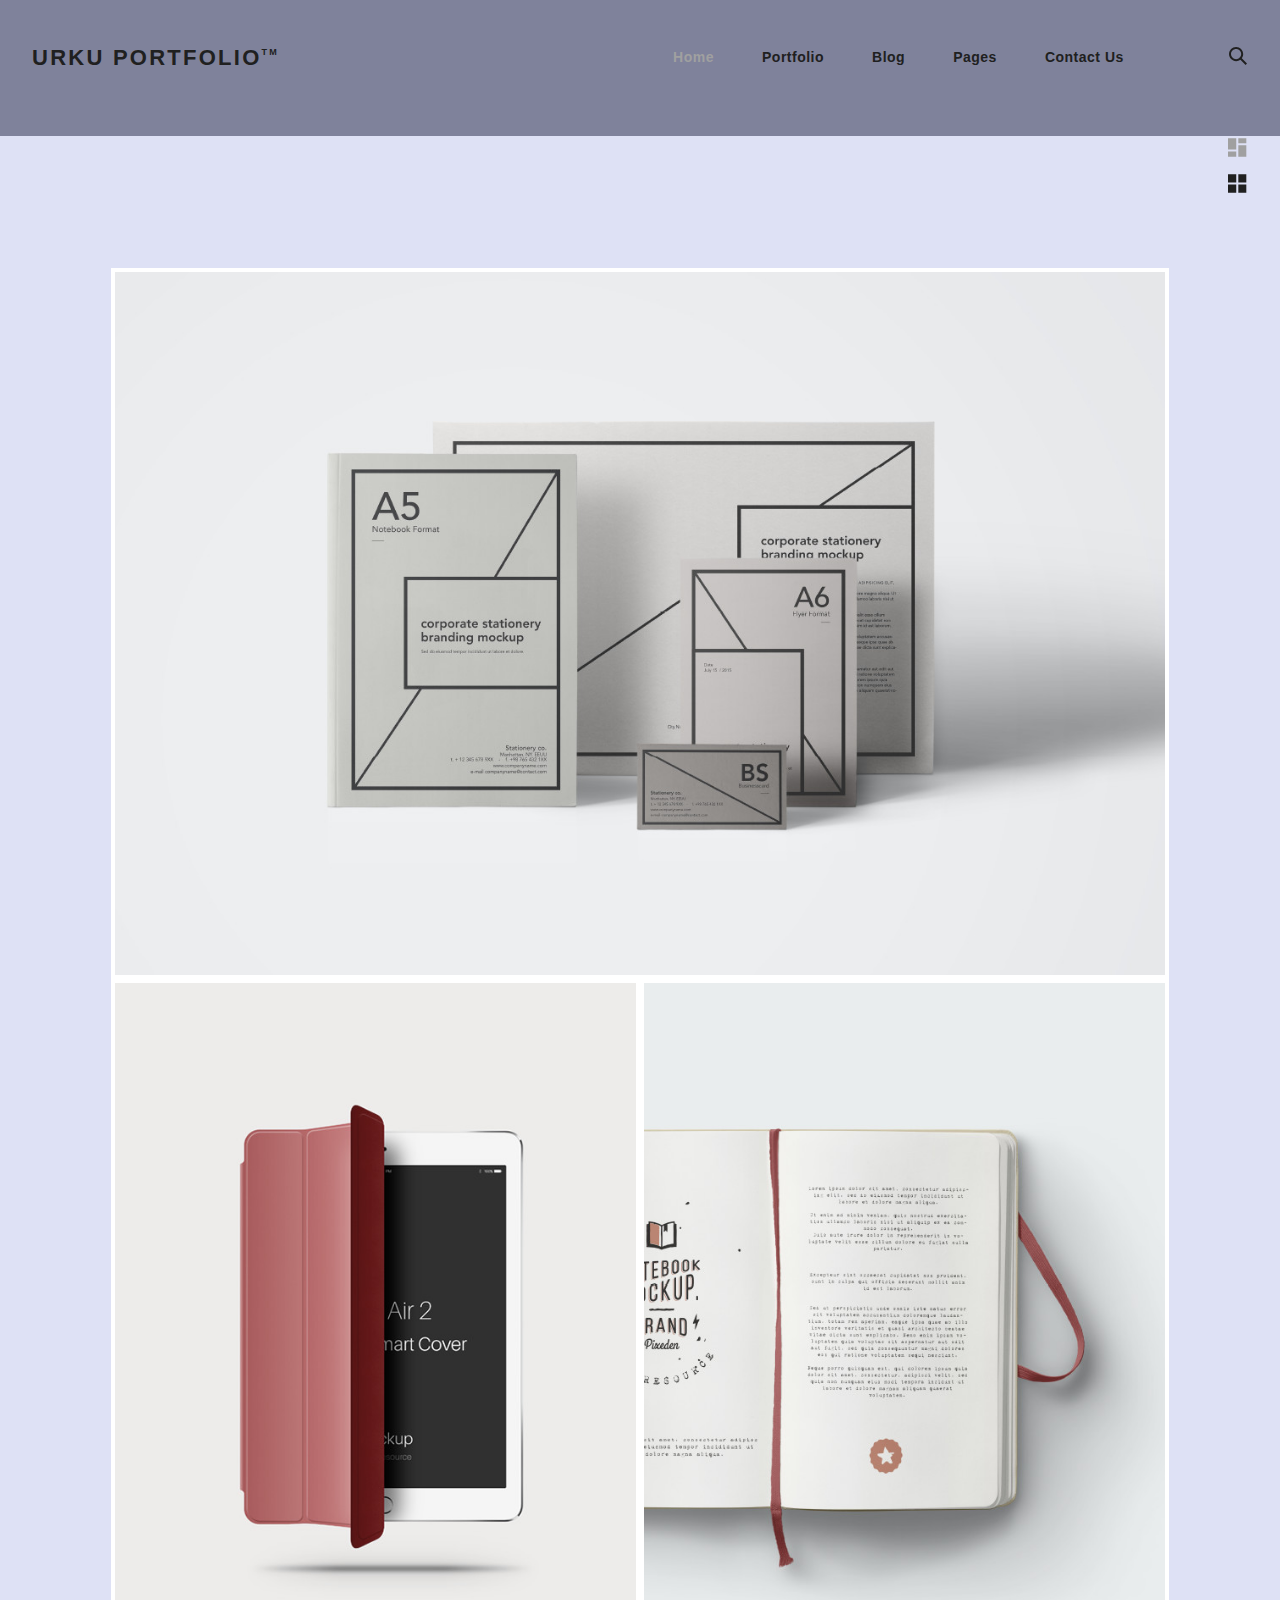
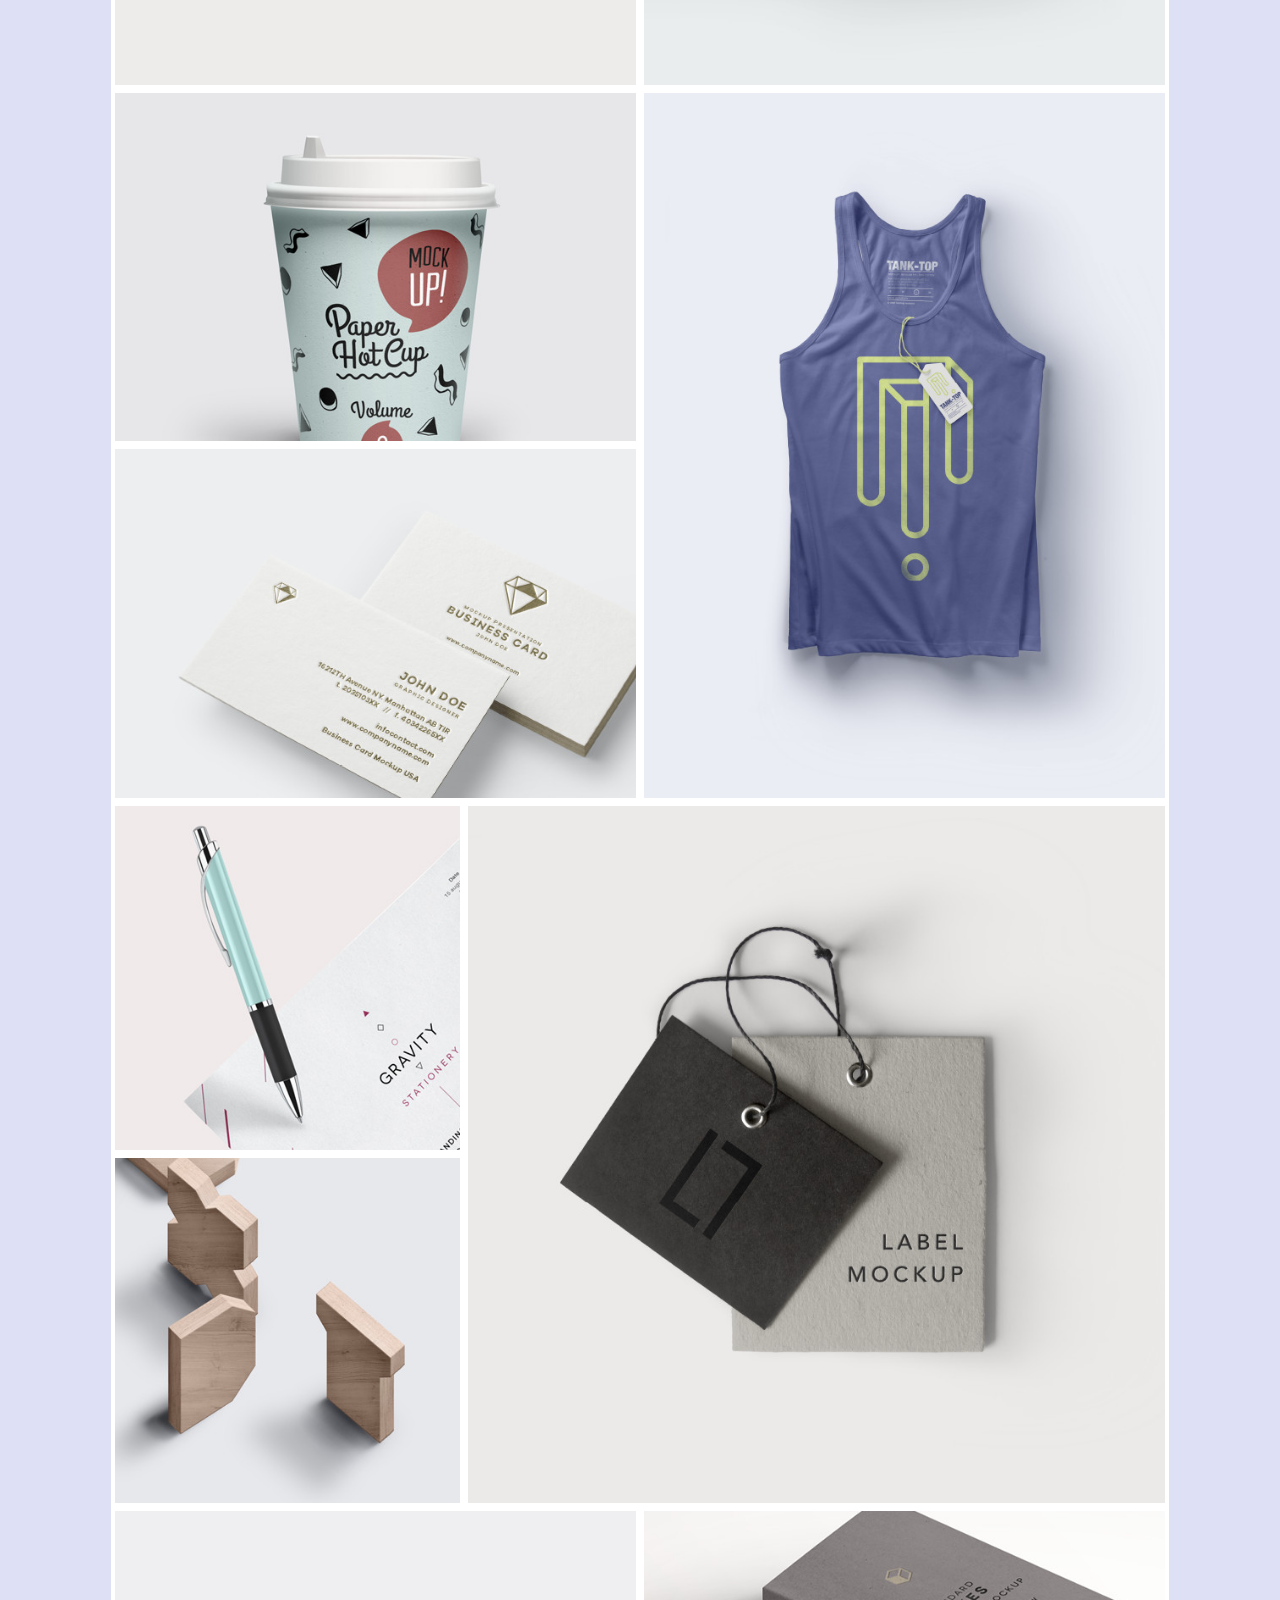
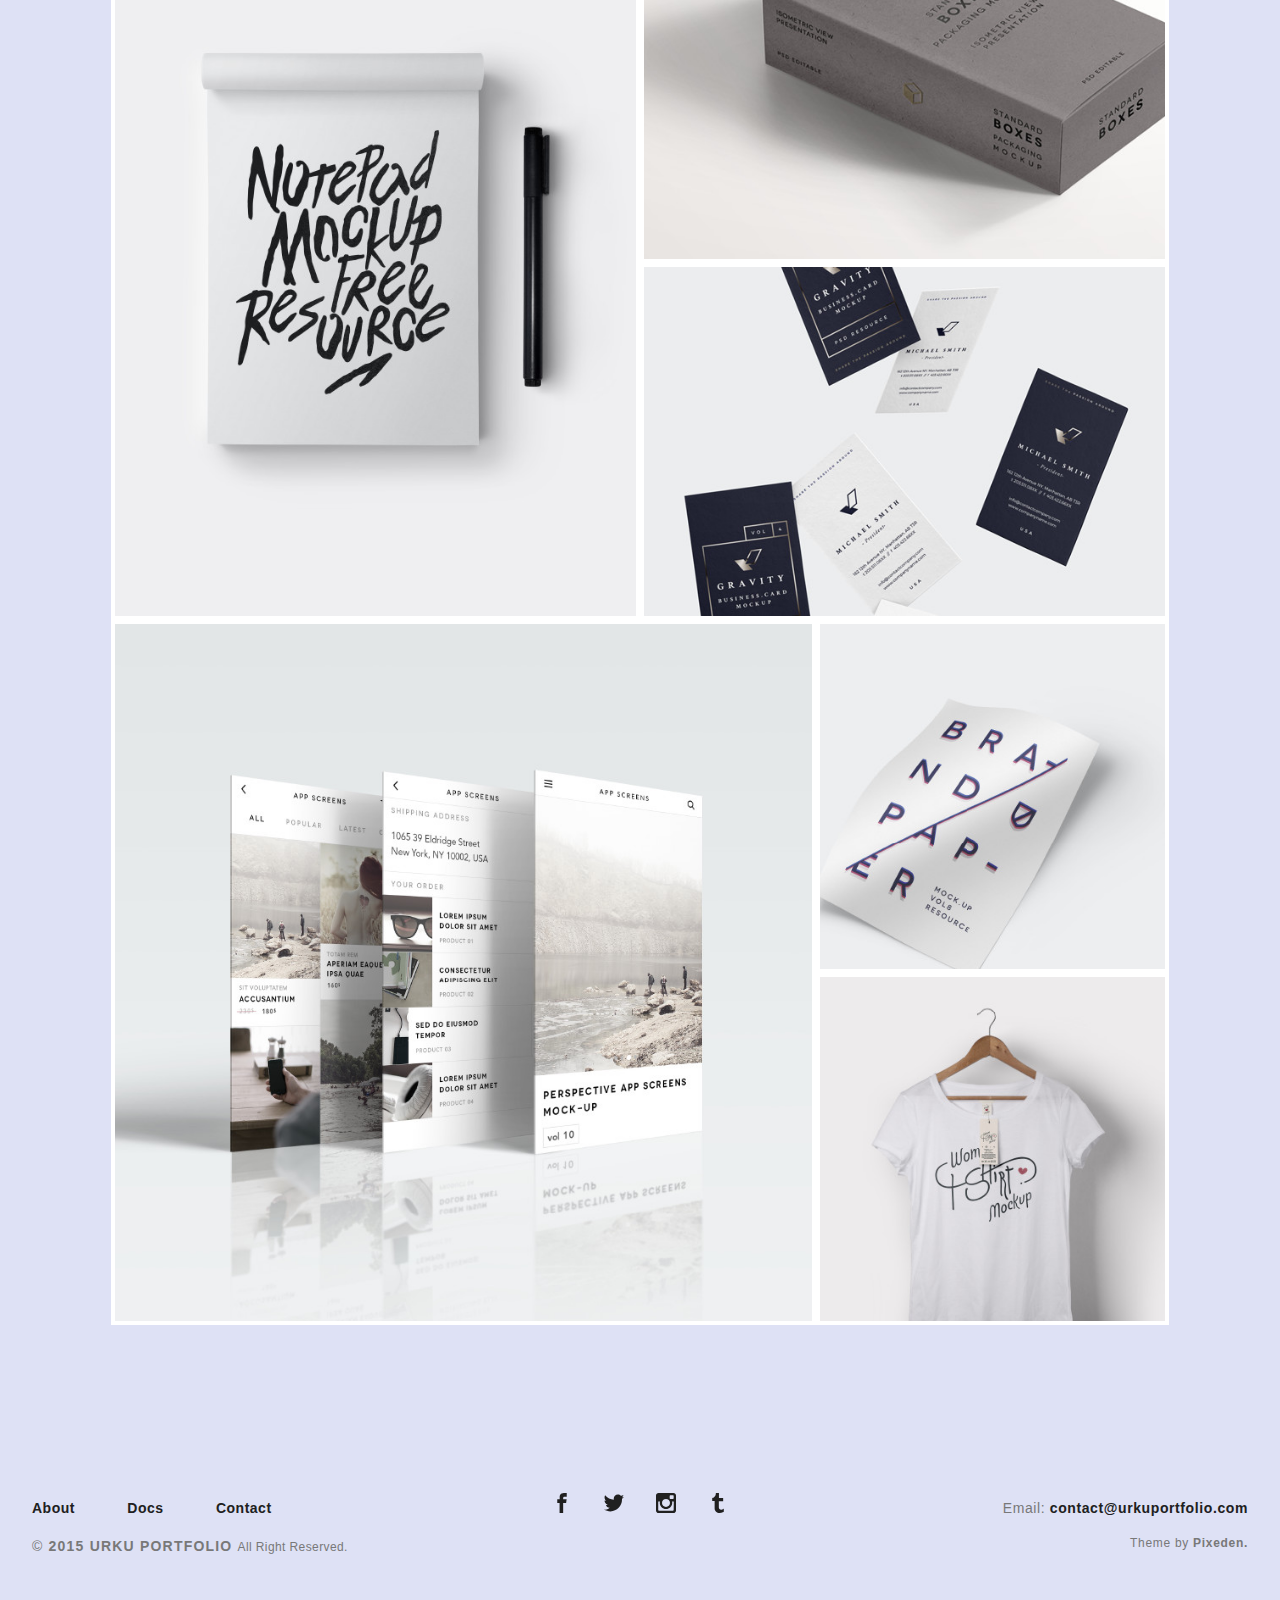
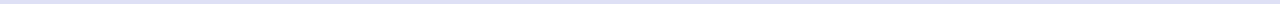
<file: index.html>
<!DOCTYPE html>
<html>
  <head>
    <meta name="viewport" content="width=device-width, initial-scale=1.0">
    <meta charset="UTF-8">
    <title>Urku Portfolio :: Pixeden</title>
    <link rel="icon" type="image/svg+xml" href="assets/img/urku-ico.svg">
    <link rel="stylesheet" href="assets/css/aurora-pack.min.css">
    <link rel="stylesheet" href="assets/css/aurora-theme-base.min.css">
    <link rel="stylesheet" href="assets/css/urku.css">
    <link rel="stylesheet" href="assets/css/dev_site.css">
  </head>
  <body class="top-fixed">
    <header class="ae-container-fluid ae-container-fluid--full rk-header ">
      <input type="checkbox" id="mobile-menu" class="rk-mobile-menu">
      <label for="mobile-menu">
        <svg>
          <use xlink:href="assets/img/symbols.svg#bar"></use>
        </svg>
        <svg>
          <use xlink:href="assets/img/symbols.svg#bar"></use>
        </svg>
        <svg>
          <use xlink:href="assets/img/symbols.svg#bar"></use>
        </svg>
      </label>
      <div class="ae-container-fluid rk-topbar">
        <h1 class="rk-logo"><a href="index.html">urku portfolio<sup>tm</sup></a></h1>
        <nav class="rk-navigation">
          <ul class="rk-menu">
            <li class="active rk-menu__item"><a href="index.html" class="rk-menu__link">Home</a>
            </li>
            <li class="rk-menu__item"><a href="portfolio.html" class="rk-menu__link">Portfolio</a>
              <nav class="rk-menu__sub">
                <ul class="rk-container">
                  <li class="rk-menu__item"><a href="portfolio.html" class="rk-menu__link">Flex</a></li>
                  <li class="rk-menu__item"><a href="portfolio-alt.html" class="rk-menu__link">Switch</a></li>
                  <li class="rk-menu__item"><a href="portfolio-raw.html" class="rk-menu__link">Static</a></li>
                  <li class="rk-menu__item"><a href="portfolio-masonry.html" class="rk-menu__link">Masonry</a></li>
                </ul>
              </nav>
            </li>
            <li class="rk-menu__item"><a href="blog.html" class="rk-menu__link">Blog</a>
            </li>
            <li class="rk-menu__item"><a href="#0" class="rk-menu__link">Pages</a>
              <nav class="rk-menu__sub">
                <ul class="rk-container">
                  <li class="rk-menu__item"><a href="about.html" class="rk-menu__link">About</a></li>
                  <li class="rk-menu__item"><a href="documentation.html" class="rk-menu__link">Documentation</a></li>
                  <li class="rk-menu__item"><a href="design-styles.html" class="rk-menu__link">Design Styles</a></li>
                </ul>
              </nav>
            </li>
            <li class="rk-menu__item"><a href="contact.html" class="rk-menu__link">Contact Us</a>
            </li>
          </ul>
          <form class="rk-search">
            <input type="text" placeholder="Search" id="urku-search" class="rk-search-field">
            <label for="urku-search">
              <svg>
                <use xlink:href="assets/img/symbols.svg#icon-search"></use>
              </svg>
            </label>
          </form>
        </nav>
      </div>
    </header>
    <section class="ae-container-fluid rk-main">
      <input type="radio" name="layout-ctrl" checked id="layout-base" class="layout-ctrl-input">
      <div class="ae-container-fluid rk-layout-ctrl-cont">
        <label for="layout-base" class="rk-layout-ctrl">
          <svg>
            <use xlink:href="assets/img/symbols.svg#icon-view-default"></use>
          </svg>
        </label>
      </div>
      <input type="radio" name="layout-ctrl" id="layout-grid" class="layout-ctrl-input">
      <div class="ae-container-fluid rk-layout-ctrl-cont">
        <label for="layout-grid" class="rk-layout-ctrl">
          <svg>
            <use xlink:href="assets/img/symbols.svg#icon-view-alt"></use>
          </svg>
        </label>
      </div>
      <div class="rk-layout-ctrl-mobile">
        <svg viewBox="0 0 9 9" class="layout-mob-1">
          <rect width="100%" height="100%" fill="currentColor"></rect>
        </svg>
        <svg viewBox="0 0 9 9" class="layout-mob-2">
          <rect width="100%" height="100%" fill="currentColor"></rect>
        </svg>
        <svg viewBox="0 0 9 9" class="layout-mob-3">
          <rect width="100%" height="100%" fill="currentColor"></rect>
        </svg>
        <svg viewBox="0 0 9 9" class="layout-mob-4">
          <rect width="100%" height="100%" fill="currentColor"></rect>
        </svg>
      </div>
      <section class="ae-container-fluid ae-container-fluid--inner loading rk-portfolio ">
        <div class="rk-portfolio__items"><a href="portfolio-item.html" class="rk-item rk-item--flex item-1 rk-size-12 rk-tosize-6 rk-landscape ">
            <div class="item-meta">
              <h2>Essential Stationery</h2>
              <p>Branding</p>
            </div></a><a href="portfolio-item.html" class="rk-item rk-item--flex item-2 rk-size-6  rk-portrait ">
            <div class="item-meta">
              <h2>Pickled Tousled</h2>
              <p>Art Direction</p>
            </div></a><a href="portfolio-item.html" class="rk-item rk-item--flex item-3 rk-size-6 rk-tosize-4 rk-portrait rk-tosquare">
            <div class="item-meta">
              <h2>Waistcoat vegan</h2>
              <p>Graphic Design</p>
            </div></a>
          <div class="rk-items-cont rk-size-6 rk-tosize-8"><a href="portfolio-item.html" class="rk-item rk-item--flex item-4 rk-size-12 rk-tosize-6 rk-landscape ">
              <div class="item-meta">
                <h2>Tumblr hammock</h2>
                <p>Packaging</p>
              </div></a><a href="portfolio-item.html" class="rk-item rk-item--flex item-5 rk-size-12 rk-tosize-6 rk-landscape ">
              <div class="item-meta">
                <h2>Biodiesel etsy</h2>
                <p>Branding</p>
              </div></a>
          </div><a href="portfolio-item.html" class="rk-item rk-item--flex item-6 rk-size-6 rk-tosize-4 rk-portrait rk-tosquare">
            <div class="item-meta">
              <h2>Gentrify artisan</h2>
              <p>Graphic Design</p>
            </div></a>
          <div class="rk-items-cont rk-size-4 rk-tosize-8"><a href="portfolio-item.html" class="rk-item rk-item--flex item-7 rk-size-12 rk-tosize-6 rk-square ">
              <div class="item-meta">
                <h2>Plaid austin</h2>
                <p>Graphic Design</p>
              </div></a><a href="portfolio-item.html" class="rk-item rk-item--flex item-8 rk-size-12 rk-tosize-6 rk-square ">
              <div class="item-meta">
                <h2>Trust fund</h2>
                <p>Packaging</p>
              </div></a>
          </div><a href="portfolio-item.html" class="rk-item rk-item--flex item-9 rk-size-8 rk-tosize-3 rk-square ">
            <div class="item-meta">
              <h2>Gentrify pork</h2>
              <p>Branding</p>
            </div></a><a href="portfolio-item.html" class="rk-item rk-item--flex item-10 rk-size-6 rk-tosize-3 rk-portrait rk-tosquare">
            <div class="item-meta  rk-tosmallfont">
              <h2>Waistcoat ugh</h2>
              <p>UI/UX</p>
            </div></a>
          <div class="rk-items-cont rk-size-6 rk-tosize-6"><a href="portfolio-item.html" class="rk-item rk-item--flex item-11 rk-size-12 rk-tosize-6 rk-landscape rk-tosquare">
              <div class="item-meta">
                <h2>Deep v kogi</h2>
                <p>Graphic Design</p>
              </div></a><a href="portfolio-item.html" class="rk-item rk-item--flex item-12 rk-size-12 rk-tosize-6 rk-landscape rk-tosquare">
              <div class="item-meta">
                <h2>Venmo trust</h2>
                <p>Packaging</p>
              </div></a>
          </div><a href="portfolio-item.html" class="rk-item rk-item--flex item-13 rk-size-8 rk-tosize-3 rk-square ">
            <div class="item-meta">
              <h2>Venmo trust</h2>
              <p>Ui/UX</p>
            </div></a>
          <div class="rk-items-cont rk-size-4 rk-tosize-6"><a href="portfolio-item.html" class="rk-item rk-item--flex item-14 rk-size-12 rk-tosize-6 rk-square ">
              <div class="item-meta">
                <h2>Gentrify semiotic</h2>
                <p>Art Direction</p>
              </div></a><a href="portfolio-item.html" class="rk-item rk-item--flex item-15 rk-size-12 rk-tosize-6 rk-square ">
              <div class="item-meta">
                <h2>Migas artisan</h2>
                <p>Photography</p>
              </div></a>
          </div>
        </div>
      </section>
    </section>
    <footer class="ae-container-fluid rk-footer ">
      <div class="ae-grid ae-grid--collapse">
        <div class="ae-grid__item item-lg-4 au-xs-ta-center au-lg-ta-left">
          <ul class="rk-menu rk-footer-menu">
            <li class="rk-menu__item"><a href="about.html" class="rk-menu__link">About</a>
            </li>
            <li class="rk-menu__item"><a href="documentation.html" class="rk-menu__link">Docs</a>
            </li>
            <li class="rk-menu__item"><a href="contact.html" class="rk-menu__link">Contact</a>
            </li>
          </ul>
          <p class="rk-footer__text rk-footer__copy "> <span class="ae-u-bold">© </span><span class="ae-u-bolder">2015 URKU PORTFOLIO </span>All Right Reserved.</p>
        </div>
        <div class="ae-grid__item item-lg-4 au-xs-ta-center"><a href="#0" class="rk-social-btn ">
            <svg>
              <use xlink:href="assets/img/symbols.svg#icon-facebook"></use>
            </svg></a><a href="#0" class="rk-social-btn ">
            <svg>
              <use xlink:href="assets/img/symbols.svg#icon-twitter"></use>
            </svg></a><a href="#0" class="rk-social-btn ">
            <svg>
              <use xlink:href="assets/img/symbols.svg#icon-pinterest"></use>
            </svg></a><a href="#0" class="rk-social-btn ">
            <svg>
              <use xlink:href="assets/img/symbols.svg#icon-tumblr"></use>
            </svg></a></div>
        <div class="ae-grid__item item-lg-4 au-xs-ta-center au-lg-ta-right">
          <p class="rk-footer__text rk-footer__contact "> <span class="ae-u-bold">Email: </span><span class="ae-u-bolder"> <a href="#0" class="rk-dark-color ">contact@urkuportfolio.com </a></span></p>
          <p class="rk-footer__text rk-footer__by">Theme by <a href="http://pixeden.com" class="ae-u-bolder">Pixeden.</a></p>
        </div>
      </div>
    </footer>
    <script src="assets/js/svg4everybody.min.js"></script>
    <script>svg4everybody();</script>
  </body>
</html>
</file>
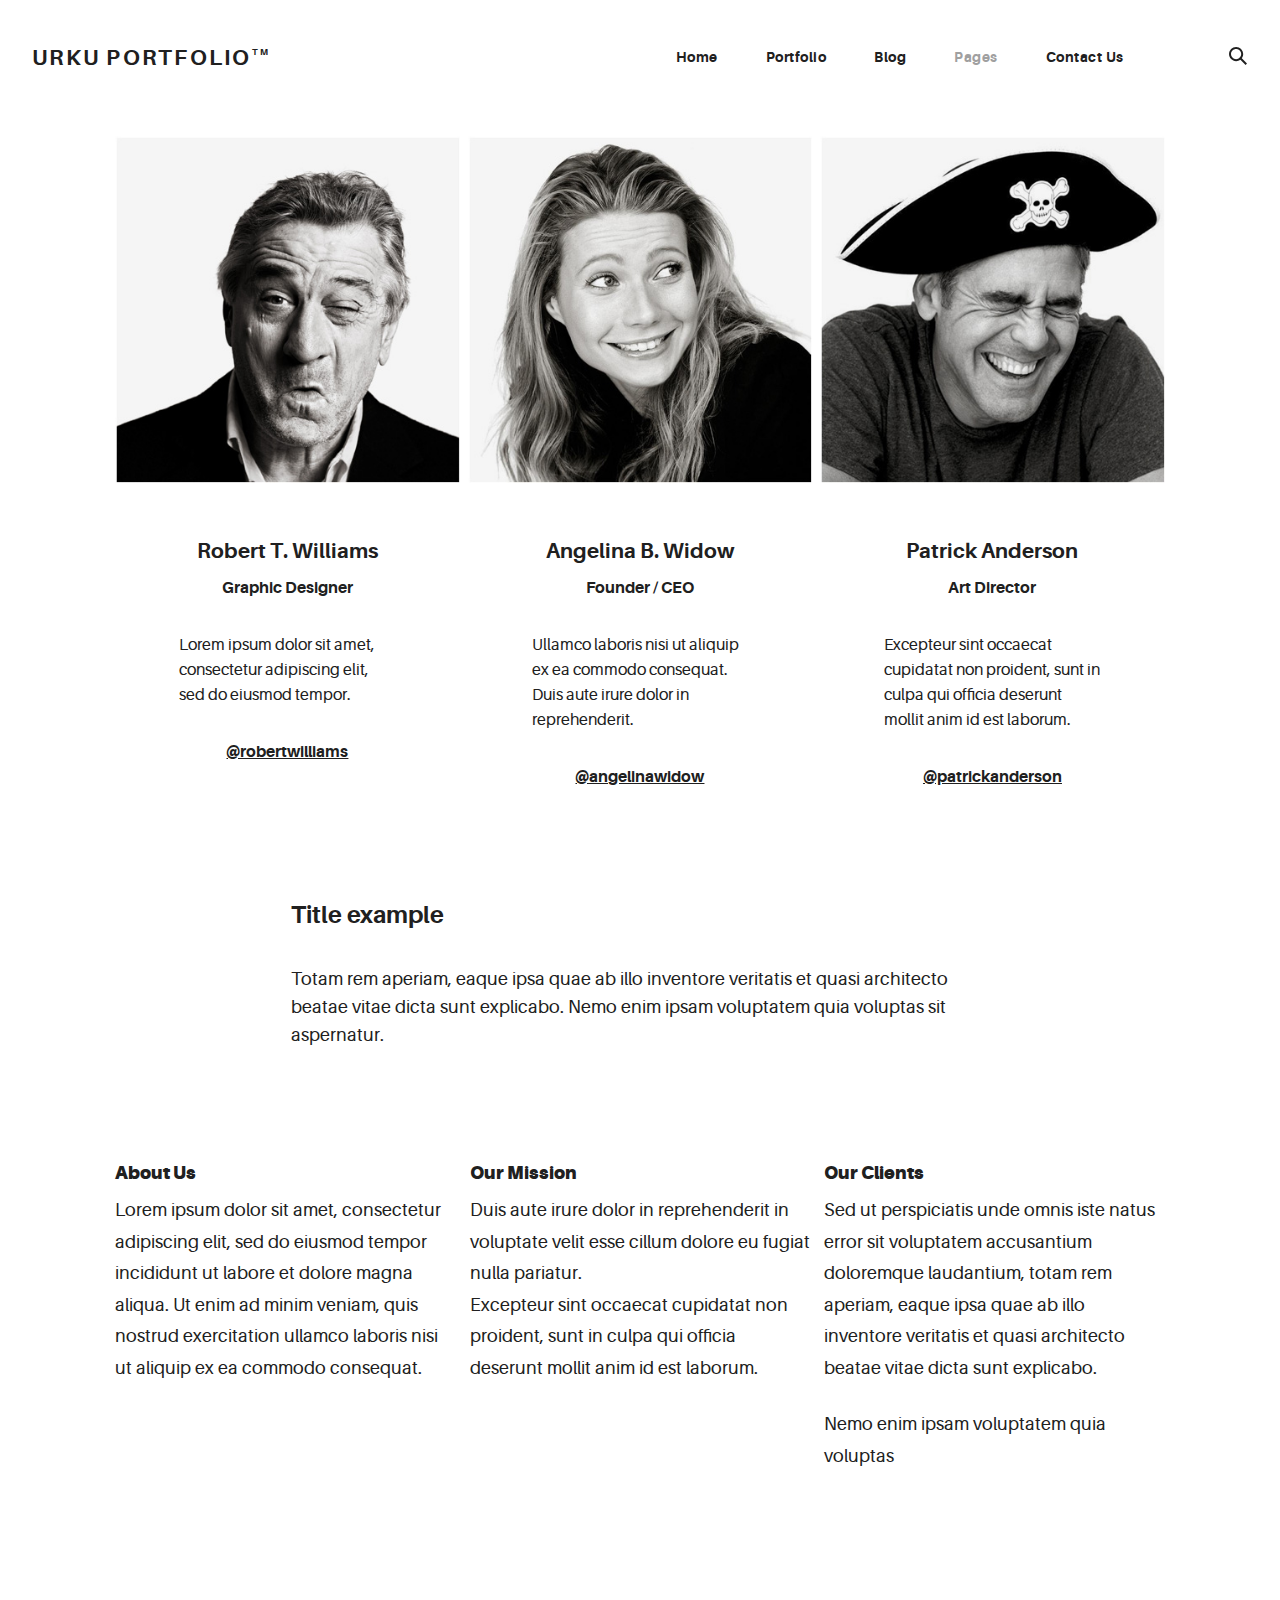
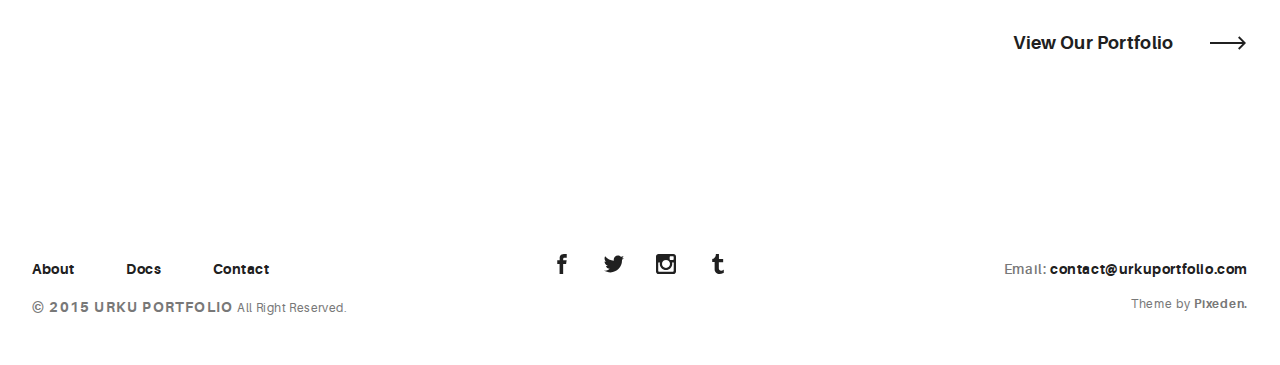
<file: about.html>
<!DOCTYPE html>
<html>
  <head>
    <meta name="viewport" content="width=device-width, initial-scale=1.0">
    <meta charset="UTF-8">
    <title>Urku Portfolio :: Pixeden</title>
    <link rel="icon" type="image/svg+xml" href="assets/img/urku-ico.svg">
    <link rel="stylesheet" href="assets/css/aurora-pack.min.css">
    <link rel="stylesheet" href="assets/css/aurora-theme-base.min.css">
    <link rel="stylesheet" href="assets/css/urku.css">
  </head>
  <body class="top-fixed">
    <header class="ae-container-fluid ae-container-fluid--full rk-header ">
      <input type="checkbox" id="mobile-menu" class="rk-mobile-menu">
      <label for="mobile-menu">
        <svg>
          <use xlink:href="assets/img/symbols.svg#bar"></use>
        </svg>
        <svg>
          <use xlink:href="assets/img/symbols.svg#bar"></use>
        </svg>
        <svg>
          <use xlink:href="assets/img/symbols.svg#bar"></use>
        </svg>
      </label>
      <div class="ae-container-fluid rk-topbar">
        <h1 class="rk-logo"><a href="index.html">urku portfolio<sup>tm</sup></a></h1>
        <nav class="rk-navigation">
          <ul class="rk-menu">
            <li class="rk-menu__item"><a href="index.html" class="rk-menu__link">Home</a>
            </li>
            <li class="rk-menu__item"><a href="portfolio.html" class="rk-menu__link">Portfolio</a>
              <nav class="rk-menu__sub">
                <ul class="rk-container">
                  <li class="rk-menu__item"><a href="portfolio.html" class="rk-menu__link">Flex</a></li>
                  <li class="rk-menu__item"><a href="portfolio-alt.html" class="rk-menu__link">Switch</a></li>
                  <li class="rk-menu__item"><a href="portfolio-raw.html" class="rk-menu__link">Static</a></li>
                  <li class="rk-menu__item"><a href="portfolio-masonry.html" class="rk-menu__link">Masonry</a></li>
                </ul>
              </nav>
            </li>
            <li class="rk-menu__item"><a href="blog.html" class="rk-menu__link">Blog</a>
            </li>
            <li class="active rk-menu__item"><a href="#0" class="rk-menu__link">Pages</a>
              <nav class="rk-menu__sub">
                <ul class="rk-container">
                  <li class="rk-menu__item"><a href="about.html" class="rk-menu__link">About</a></li>
                  <li class="rk-menu__item"><a href="documentation.html" class="rk-menu__link">Documentation</a></li>
                  <li class="rk-menu__item"><a href="design-styles.html" class="rk-menu__link">Design Styles</a></li>
                </ul>
              </nav>
            </li>
            <li class="rk-menu__item"><a href="contact.html" class="rk-menu__link">Contact Us</a>
            </li>
          </ul>
          <form class="rk-search">
            <input type="text" placeholder="Search" id="urku-search" class="rk-search-field">
            <label for="urku-search">
              <svg>
                <use xlink:href="assets/img/symbols.svg#icon-search"></use>
              </svg>
            </label>
          </form>
        </nav>
      </div>
    </header>
    <div class="ae-container-fluid ae-container-fluid--inner rk-main">
      <div class="ae-grid au-xs-ta-center au-mb-4">
        <div class="ae-grid__item item-lg-4 ae-kappa au-mb-3"><img src="assets/img/team-1.jpg" alt="" class="au-mb-3">
          <h5 class="ae-u-bolder au-mt-2">Robert T. Williams</h5>
          <p class="ae-u-bolder au-mb-3">Graphic Designer</p>
          <p class="au-lg-ta-left au-mb-3 au-pl-4 au-pr-4">Lorem ipsum dolor sit amet, consectetur adipiscing elit, sed do eiusmod tempor.</p><a href="#0" class="ae-u-bolder au-underline">@robertwilliams</a>
        </div>
        <div class="ae-grid__item item-lg-4 ae-kappa au-mb-3"><img src="assets/img/team-2.jpg" alt="" class="au-mb-3">
          <h5 class="ae-u-bolder au-mt-2">Angelina B. Widow</h5>
          <p class="ae-u-bolder au-mb-3">Founder / CEO</p>
          <p class="au-lg-ta-left au-mb-3 au-pl-4 au-pr-4">Ullamco laboris nisi ut aliquip ex ea commodo consequat. Duis aute irure dolor in reprehenderit.</p><a href="#0" class="ae-u-bolder au-underline">@angelinawidow</a>
        </div>
        <div class="ae-grid__item item-lg-4 ae-kappa au-mb-3"><img src="assets/img/team-3.jpg" alt="" class="au-mb-3">
          <h5 class="ae-u-bolder au-mt-2">Patrick Anderson</h5>
          <p class="ae-u-bolder au-mb-3">Art Director</p>
          <p class="au-lg-ta-left au-mb-3 au-pl-4 au-pr-4">Excepteur sint occaecat cupidatat non proident, sunt in culpa qui officia deserunt mollit anim id est laborum.</p><a href="#0" class="ae-u-bolder au-underline">@patrickanderson</a>
        </div>
      </div>
      <div class="ae-grid au-pt-2">
        <div class="ae-grid__item item-lg-8 item-lg--offset-2">
          <h4 class="ae-u-bolder">Title example</h4>
          <p>Totam rem aperiam, eaque ipsa quae ab illo inventore veritatis et quasi architecto beatae vitae dicta sunt explicabo. Nemo enim ipsam voluptatem quia voluptas sit aspernatur.</p>
        </div>
      </div>
      <div class="ae-grid ae-grid--alt au-xs-ptp-1">
        <div class="ae-grid__item--alt item-lg-4">
          <h6 class="ae-u-boldest">About Us</h6>
          <p class="au-lh-3">Lorem ipsum dolor sit amet, consectetur adipiscing elit, sed do eiusmod tempor incididunt ut labore et dolore magna aliqua. Ut enim ad minim veniam, quis nostrud exercitation ullamco laboris nisi ut aliquip ex ea commodo consequat. </p>
        </div>
        <div class="ae-grid__item--alt item-lg-4">
          <h6 class="ae-u-boldest">Our Mission</h6>
          <p class="au-lh-3">Duis aute irure dolor in reprehenderit in voluptate velit esse cillum dolore eu fugiat nulla pariatur. <br>Excepteur sint occaecat cupidatat non proident, sunt in culpa qui officia deserunt mollit anim id est laborum.</p>
        </div>
        <div class="ae-grid__item--alt item-lg-4">
          <h6 class="ae-u-boldest">Our Clients</h6>
          <p class="au-lh-3">Sed ut perspiciatis unde omnis iste natus error sit voluptatem accusantium doloremque laudantium, totam rem aperiam, eaque ipsa quae ab illo inventore veritatis et quasi architecto beatae vitae dicta sunt explicabo. </p>
          <p class="au-lh-3">Nemo enim ipsam voluptatem quia voluptas</p>
        </div>
      </div>
      <p class="au-flex au-pt-4 group-buttons"><a href="portfolio.html" class="au-mt-4 arrow-button arrow-button--right arrow-button--out">View Our Portfolio<span class="arrow-cont">
            <svg>
              <use xlink:href="assets/img/symbols.svg#arrow"></use>
            </svg></span></a></p>
    </div>
    <footer class="ae-container-fluid rk-footer ">
      <div class="ae-grid ae-grid--collapse">
        <div class="ae-grid__item item-lg-4 au-xs-ta-center au-lg-ta-left">
          <ul class="rk-menu rk-footer-menu">
            <li class="rk-menu__item"><a href="about.html" class="rk-menu__link">About</a>
            </li>
            <li class="rk-menu__item"><a href="documentation.html" class="rk-menu__link">Docs</a>
            </li>
            <li class="rk-menu__item"><a href="contact.html" class="rk-menu__link">Contact</a>
            </li>
          </ul>
          <p class="rk-footer__text rk-footer__copy "> <span class="ae-u-bold">© </span><span class="ae-u-bolder">2015 URKU PORTFOLIO </span>All Right Reserved.</p>
        </div>
        <div class="ae-grid__item item-lg-4 au-xs-ta-center"><a href="#0" class="rk-social-btn ">
            <svg>
              <use xlink:href="assets/img/symbols.svg#icon-facebook"></use>
            </svg></a><a href="#0" class="rk-social-btn ">
            <svg>
              <use xlink:href="assets/img/symbols.svg#icon-twitter"></use>
            </svg></a><a href="#0" class="rk-social-btn ">
            <svg>
              <use xlink:href="assets/img/symbols.svg#icon-pinterest"></use>
            </svg></a><a href="#0" class="rk-social-btn ">
            <svg>
              <use xlink:href="assets/img/symbols.svg#icon-tumblr"></use>
            </svg></a></div>
        <div class="ae-grid__item item-lg-4 au-xs-ta-center au-lg-ta-right">
          <p class="rk-footer__text rk-footer__contact "> <span class="ae-u-bold">Email: </span><span class="ae-u-bolder"> <a href="#0" class="rk-dark-color ">contact@urkuportfolio.com </a></span></p>
          <p class="rk-footer__text rk-footer__by">Theme by <a href="http://pixeden.com" class="ae-u-bolder">Pixeden.</a></p>
        </div>
      </div>
    </footer>
    <script src="assets/js/svg4everybody.min.js"></script>
    <script>svg4everybody();</script>
  </body>
</html>
</file>
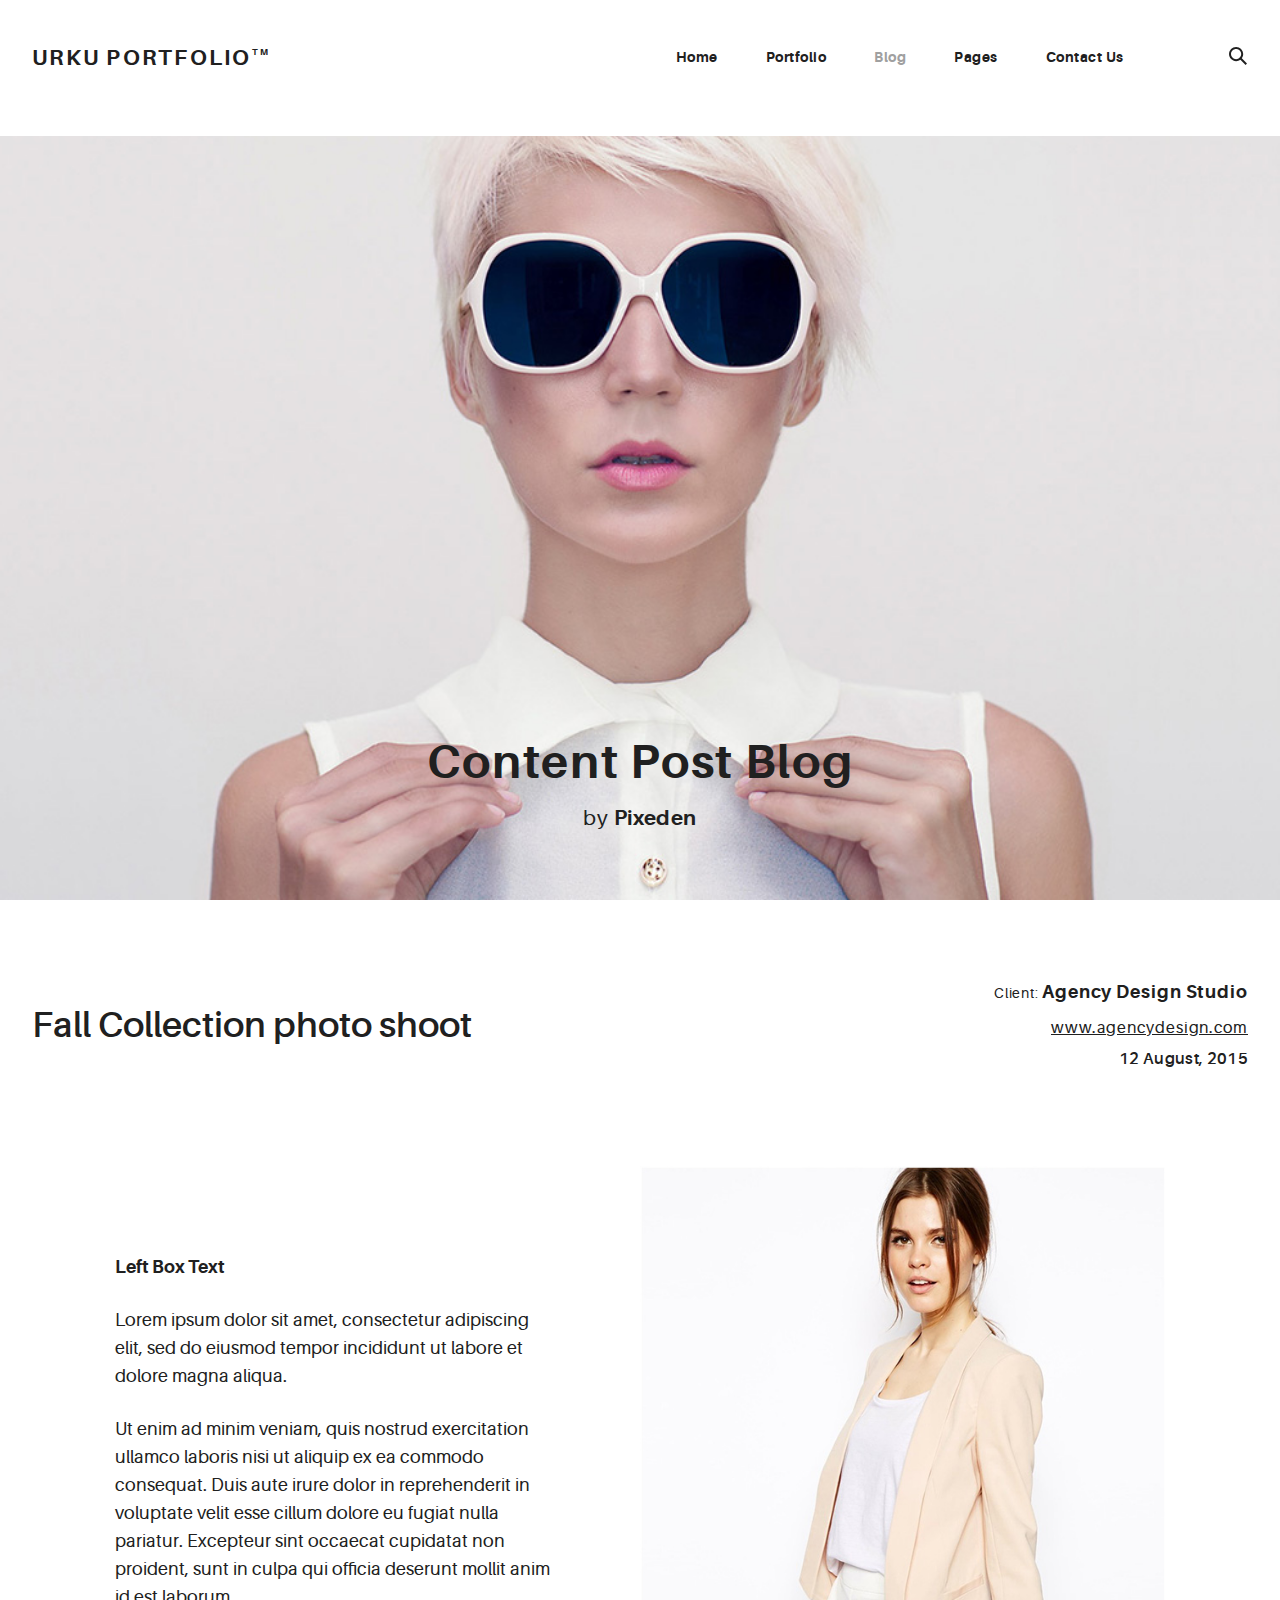
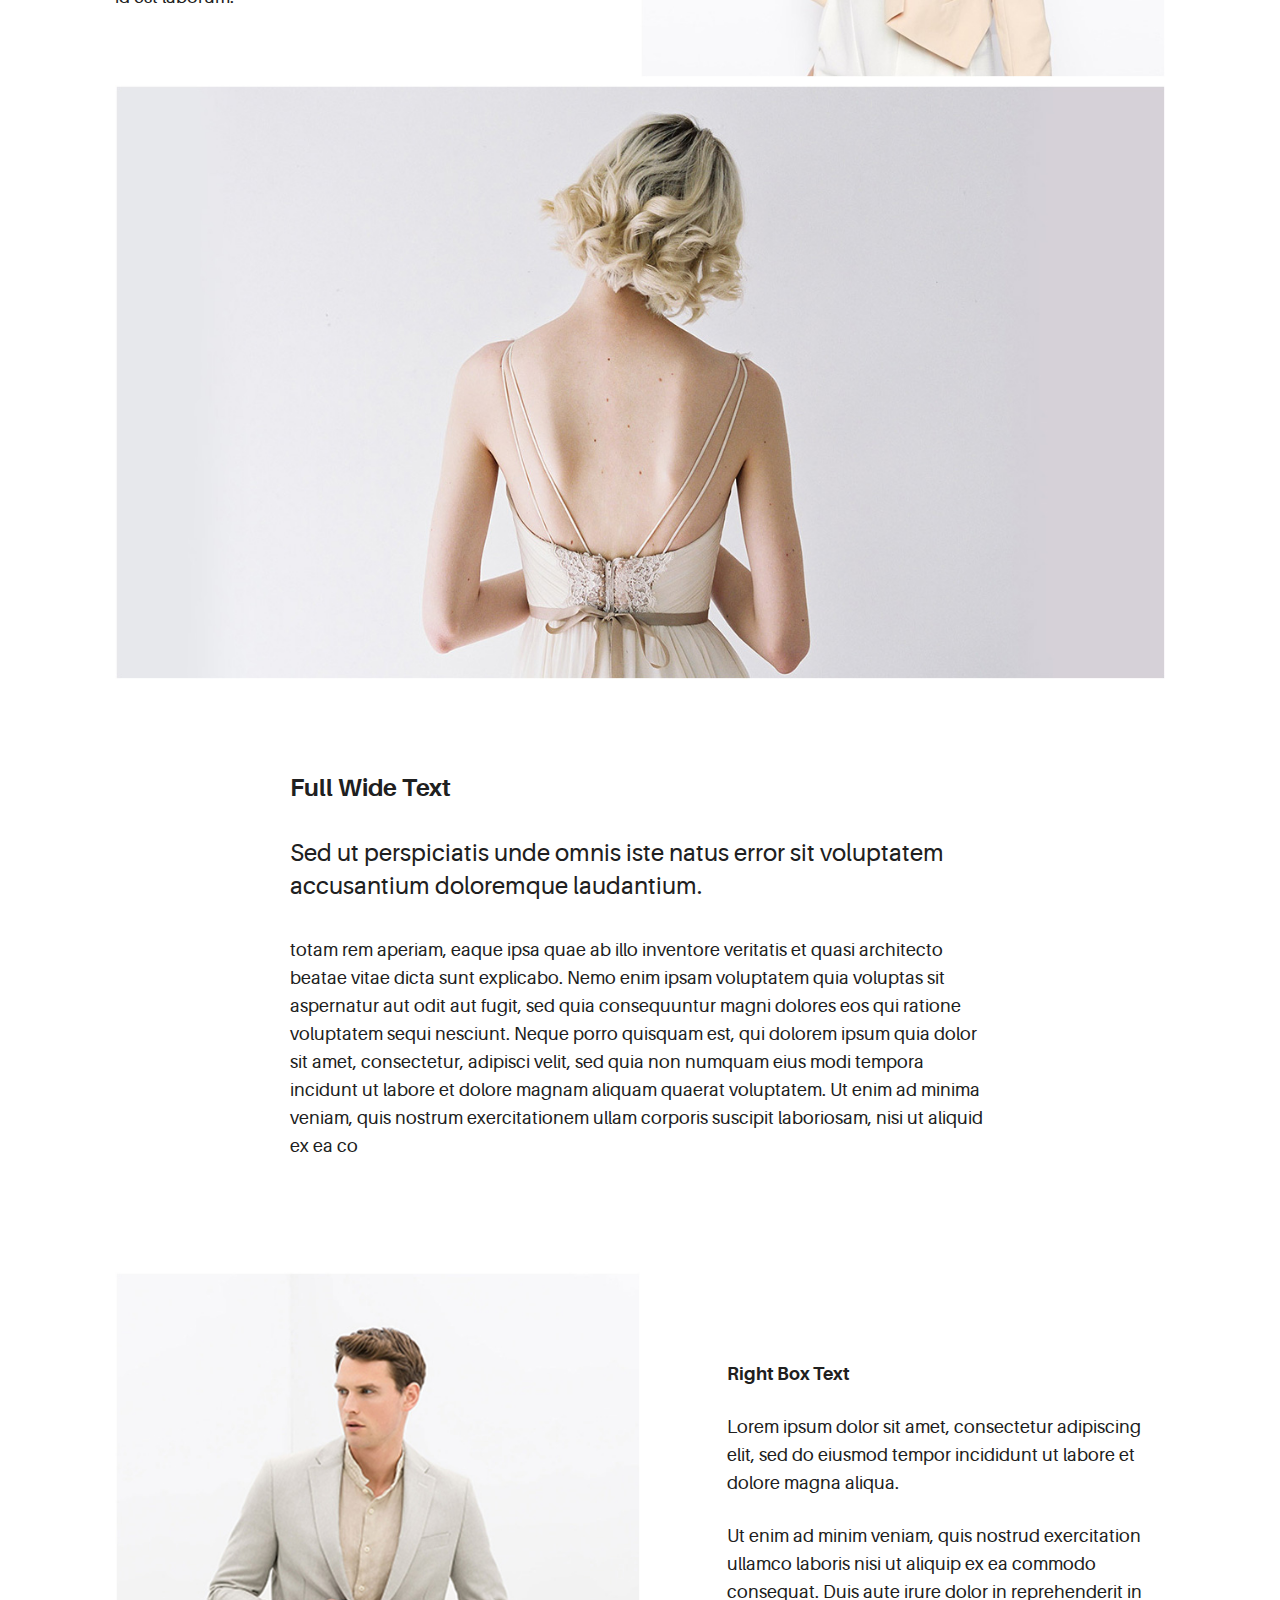
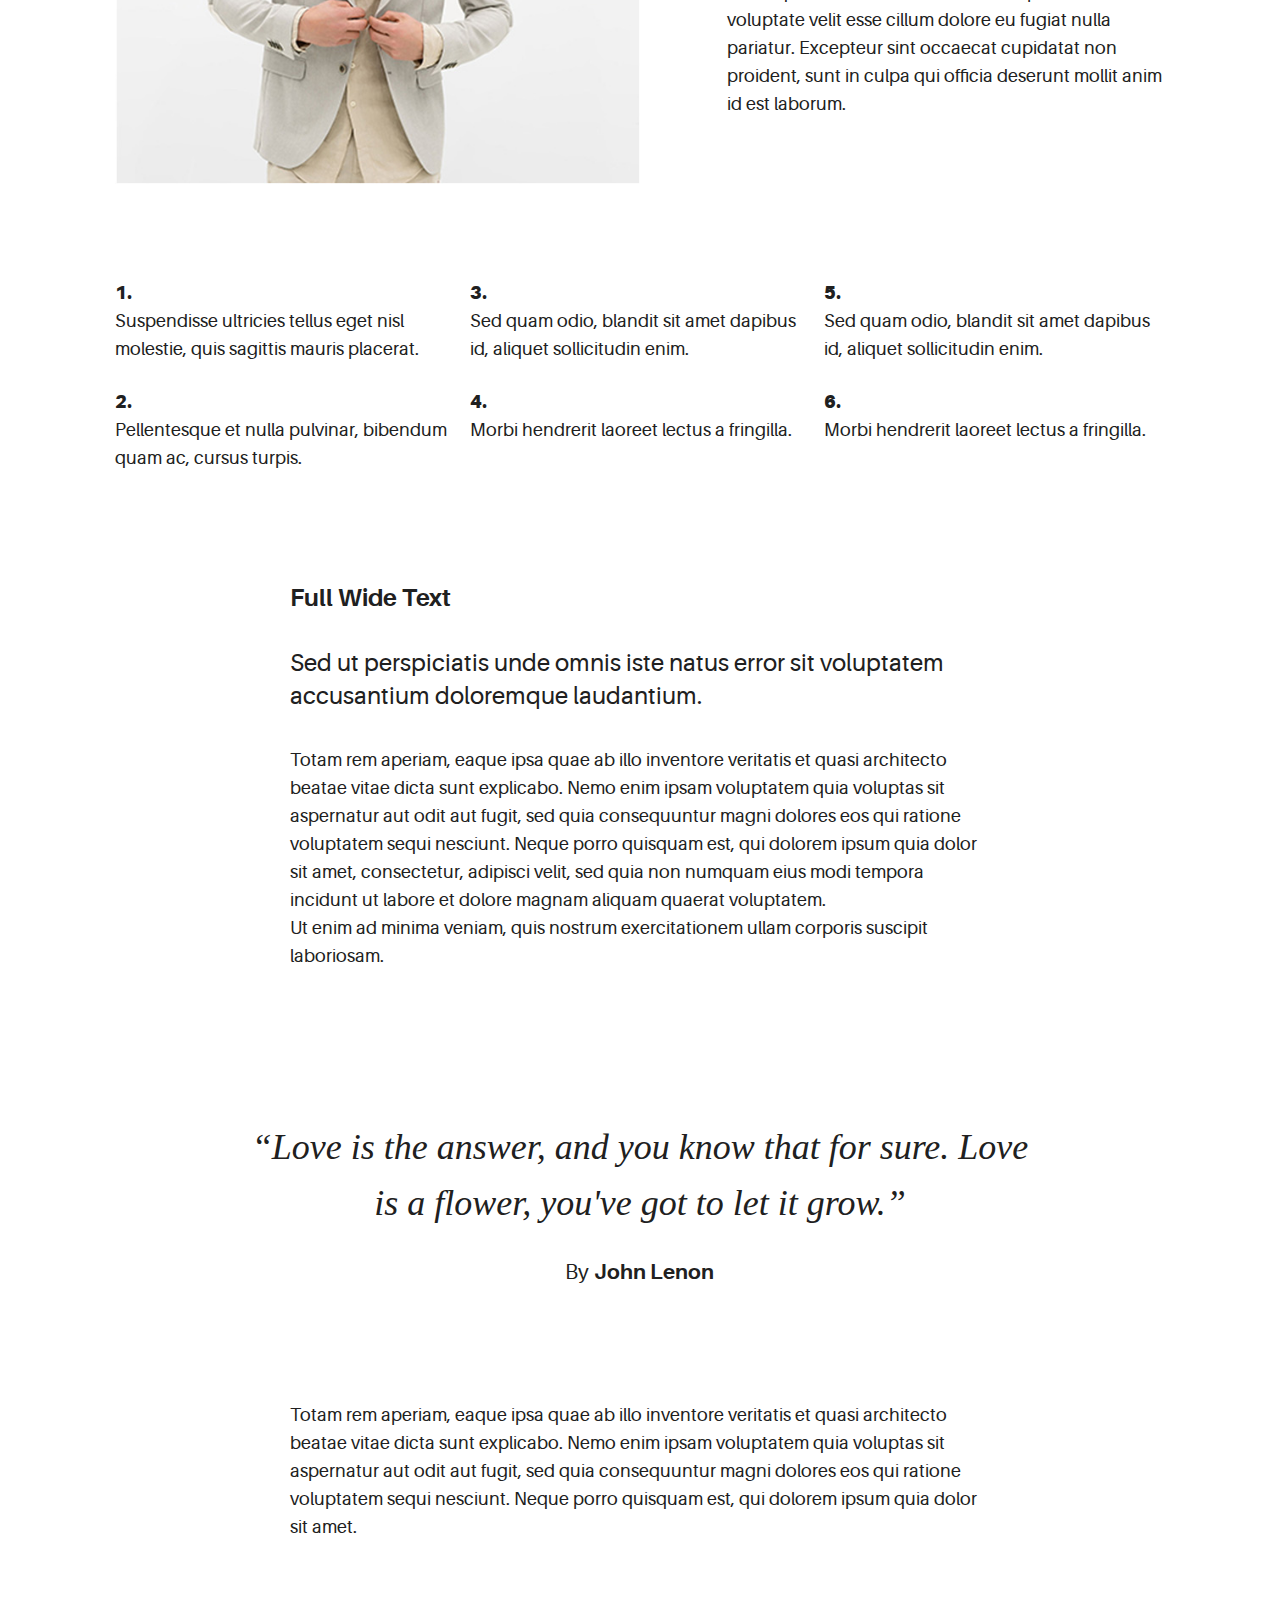
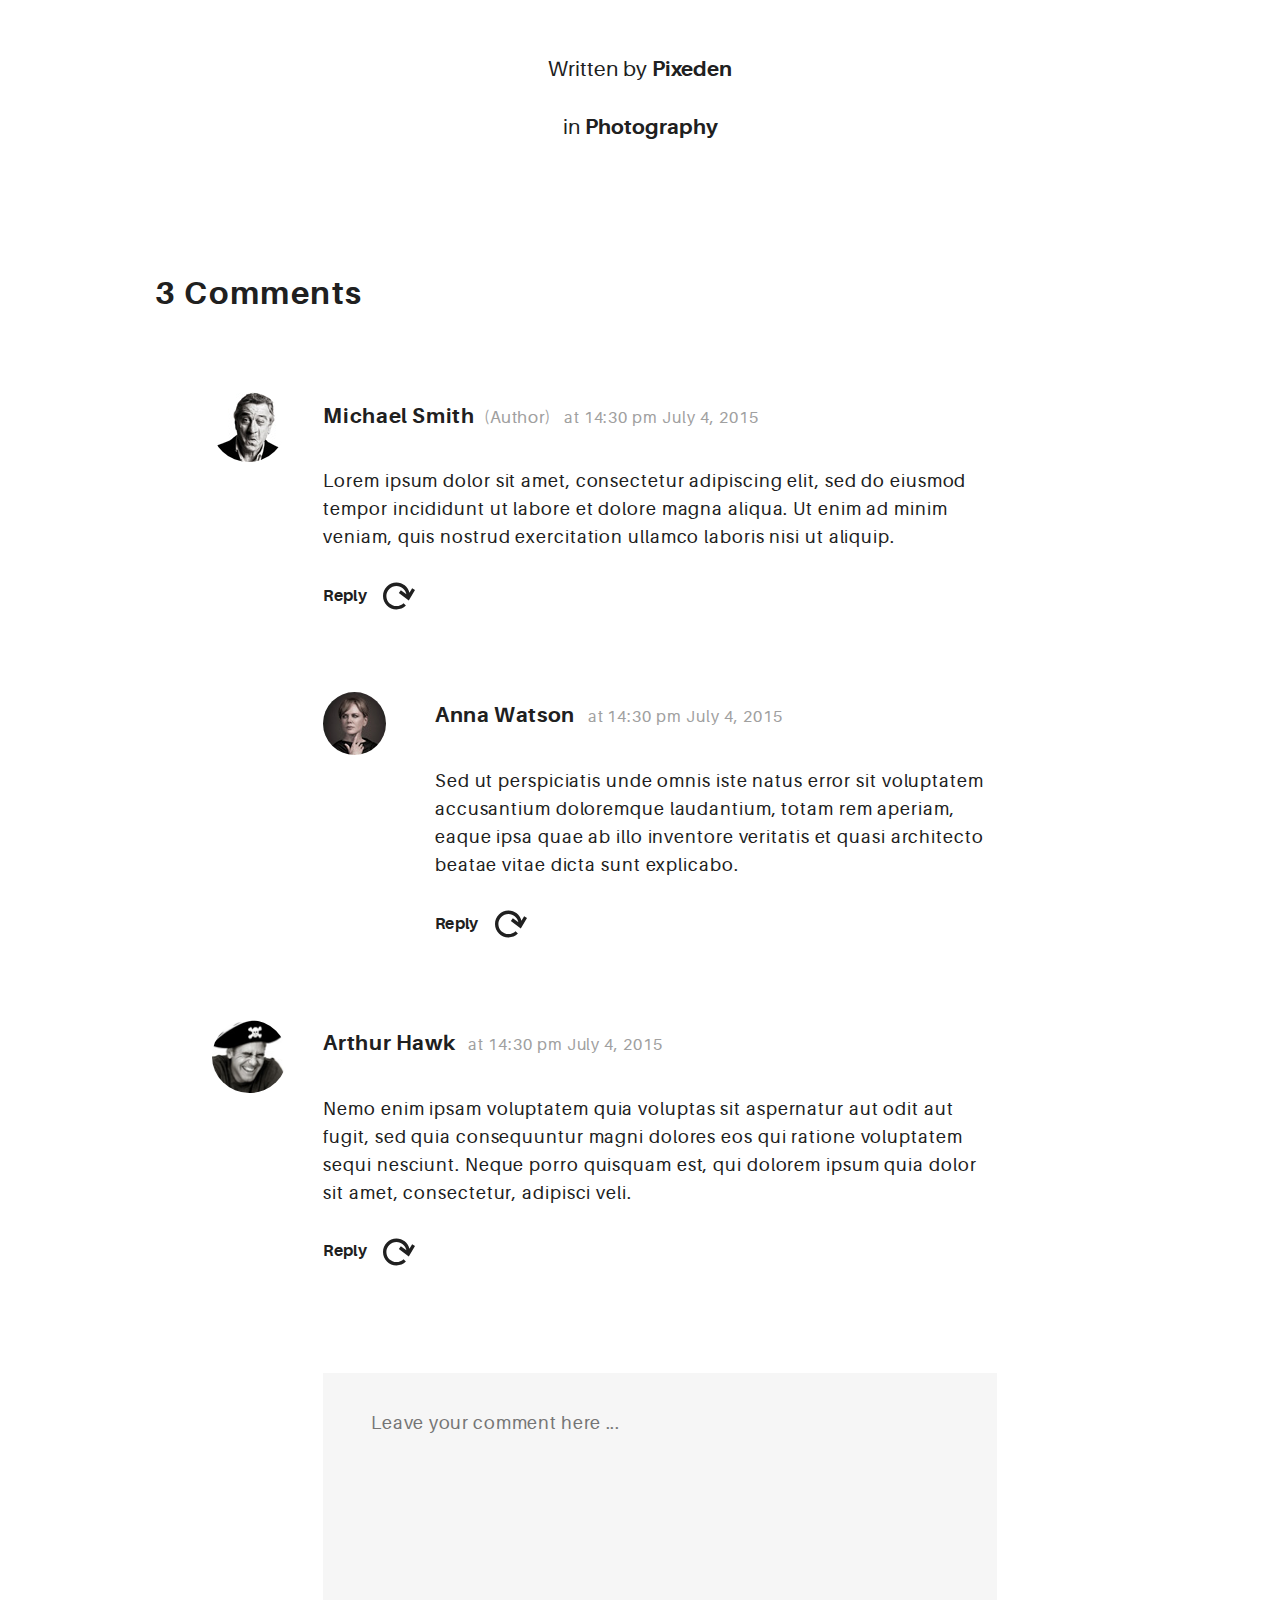
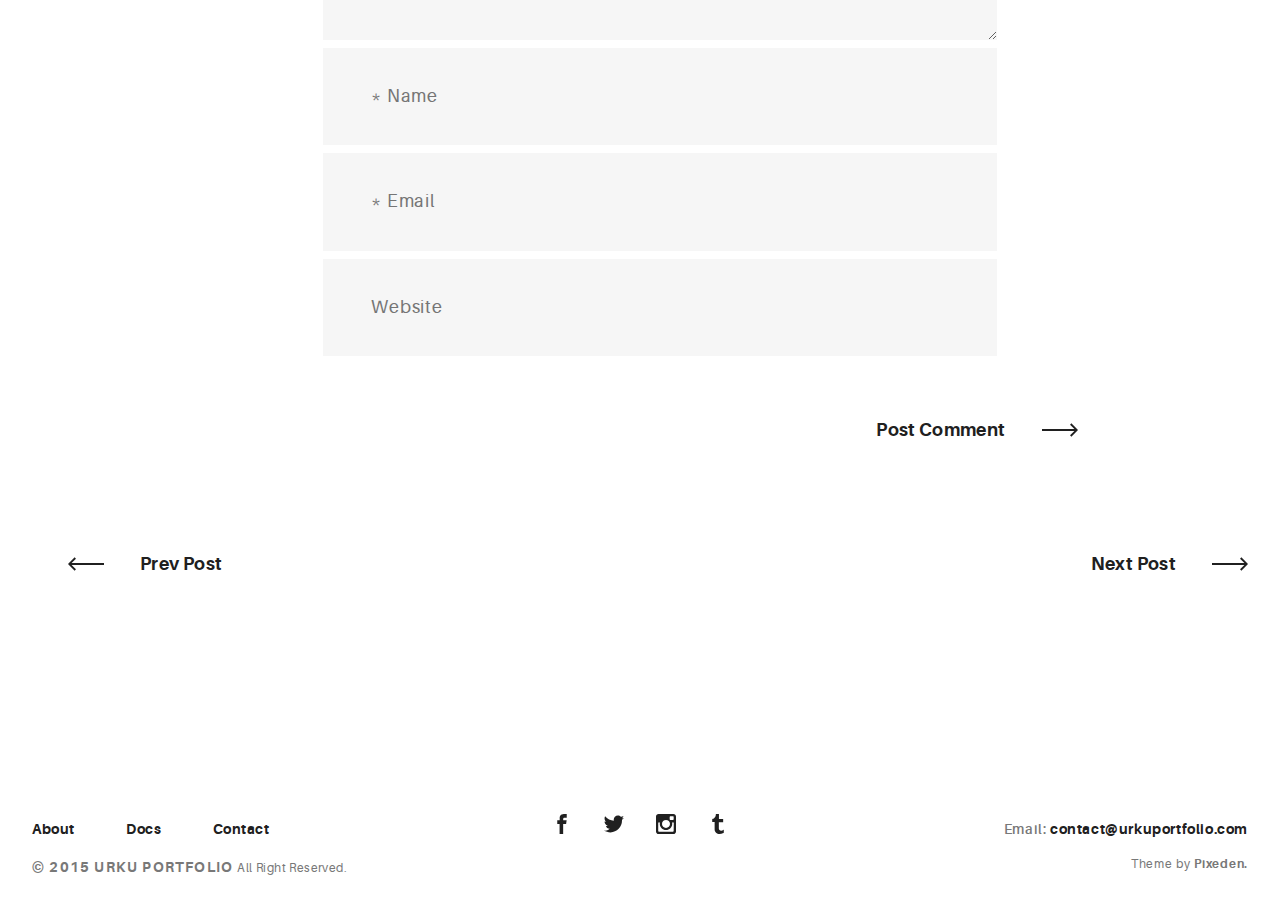
<file: blog-post.html>
<!DOCTYPE html>
<html>
  <head>
    <meta name="viewport" content="width=device-width, initial-scale=1.0">
    <meta charset="UTF-8">
    <title>Urku Portfolio :: Pixeden</title>
    <link rel="icon" type="image/svg+xml" href="assets/img/urku-ico.svg">
    <link rel="stylesheet" href="assets/css/aurora-pack.min.css">
    <link rel="stylesheet" href="assets/css/aurora-theme-base.min.css">
    <link rel="stylesheet" href="assets/css/urku.css">
  </head>
  <body class="top-fixed">
    <header class="ae-container-fluid ae-container-fluid--full rk-header ">
      <input type="checkbox" id="mobile-menu" class="rk-mobile-menu">
      <label for="mobile-menu">
        <svg>
          <use xlink:href="assets/img/symbols.svg#bar"></use>
        </svg>
        <svg>
          <use xlink:href="assets/img/symbols.svg#bar"></use>
        </svg>
        <svg>
          <use xlink:href="assets/img/symbols.svg#bar"></use>
        </svg>
      </label>
      <div class="ae-container-fluid rk-topbar">
        <h1 class="rk-logo"><a href="index.html">urku portfolio<sup>tm</sup></a></h1>
        <nav class="rk-navigation">
          <ul class="rk-menu">
            <li class="rk-menu__item"><a href="index.html" class="rk-menu__link">Home</a>
            </li>
            <li class="rk-menu__item"><a href="portfolio.html" class="rk-menu__link">Portfolio</a>
              <nav class="rk-menu__sub">
                <ul class="rk-container">
                  <li class="rk-menu__item"><a href="portfolio.html" class="rk-menu__link">Flex</a></li>
                  <li class="rk-menu__item"><a href="portfolio-alt.html" class="rk-menu__link">Switch</a></li>
                  <li class="rk-menu__item"><a href="portfolio-raw.html" class="rk-menu__link">Static</a></li>
                  <li class="rk-menu__item"><a href="portfolio-masonry.html" class="rk-menu__link">Masonry</a></li>
                </ul>
              </nav>
            </li>
            <li class="active rk-menu__item"><a href="blog.html" class="rk-menu__link">Blog</a>
            </li>
            <li class="rk-menu__item"><a href="#0" class="rk-menu__link">Pages</a>
              <nav class="rk-menu__sub">
                <ul class="rk-container">
                  <li class="rk-menu__item"><a href="about.html" class="rk-menu__link">About</a></li>
                  <li class="rk-menu__item"><a href="documentation.html" class="rk-menu__link">Documentation</a></li>
                  <li class="rk-menu__item"><a href="design-styles.html" class="rk-menu__link">Design Styles</a></li>
                </ul>
              </nav>
            </li>
            <li class="rk-menu__item"><a href="contact.html" class="rk-menu__link">Contact Us</a>
            </li>
          </ul>
          <form class="rk-search">
            <input type="text" placeholder="Search" id="urku-search" class="rk-search-field">
            <label for="urku-search">
              <svg>
                <use xlink:href="assets/img/symbols.svg#icon-search"></use>
              </svg>
            </label>
          </form>
        </nav>
      </div>
    </header>
    <section class="ae-container-fluid ae-container-fluid--full">
      <header class="rk-portfolio-cover  post-inside-1">
        <div class="item-inside__meta">
          <h1 class="ae-u-bolder rk-portfolio-title ">Content Post Blog</h1>
          <p class="ae-theta rk-portfolio-category ">by <span class="ae-u-bolder">Pixeden</span></p>
        </div>
      </header>
      <div class="ae-container-fluid">
        <div class="ae-grid ae-grid--collapse rk-portfolio-info ">
          <div class="ae-grid__item item-lg-8 item-sm--center au-xs-ta-center au-lg-ta-left">
            <h2 class="rk-portfolio-inner-title ">Fall Collection photo shoot</h2>
          </div>
          <div class="ae-grid__item item-lg-4 au-xs-ta-center au-lg-ta-right rk-portfolio-details">
            <p class="rk-portfolio-inner-client "><span class="ae-lambda">Client: </span><span class="ae-u-bolder">Agency Design Studio</span></p>
            <p class="au-underline rk-portfolio-inner-website "><a href="#0" class="ae-kappa">www.agencydesign.com</a></p>
            <p class="ae-kappa ae-u-bold rk-portfolio-inner-date ">12 August, 2015</p>
          </div>
        </div>
      </div>
      <div class="ae-container-fluid ae-container-fluid--inner rk-portfolio--inner">
        <div class="ae-grid ae-grid--collapse au-xs-ptp-1">
          <div class="ae-grid__item item-lg-5 au-lg-ptp-1">
            <p class="ae-u-bolder">Left Box Text</p>
            <p>Lorem ipsum dolor sit amet, consectetur adipiscing elit, sed do eiusmod tempor incididunt ut labore et dolore magna aliqua.</p>
            <p>Ut enim ad minim veniam, quis nostrud exercitation ullamco laboris nisi ut aliquip ex ea commodo consequat. Duis aute irure dolor in reprehenderit in voluptate velit esse cillum dolore eu fugiat nulla pariatur. Excepteur sint occaecat cupidatat non proident, sunt in culpa qui officia deserunt mollit anim id est laborum.</p>
          </div>
          <div class="ae-grid__item item-lg-6 item-lg--offset-1"><img src="assets/img/post-inner-1.jpg" alt="Urku Portfolio"></div>
        </div>
        <div class="ae-grid ae-grid--collapse">
          <div class="ae-grid__item item-lg--auto"><img src="assets/img/post-inner-3.jpg" alt="Urku Portfolio"></div>
        </div>
        <div class="ae-grid ae-grid--collapse au-xs-ptp-1 au-xs-pbp-1">
          <div class="ae-grid__item item-lg-8 item-lg--offset-2">
            <h4 class="ae-u-bolder">Full Wide Text</h4>
            <p class="ae-eta">Sed ut perspiciatis unde omnis iste natus error sit voluptatem accusantium doloremque laudantium.</p>
            <p>totam rem aperiam, eaque ipsa quae ab illo inventore veritatis et quasi architecto beatae vitae dicta sunt explicabo. Nemo enim ipsam voluptatem quia voluptas sit aspernatur aut odit aut fugit, sed quia consequuntur magni dolores eos qui ratione voluptatem sequi nesciunt. Neque porro quisquam est, qui dolorem ipsum quia dolor sit amet, consectetur, adipisci velit, sed quia non numquam eius modi tempora incidunt ut labore et dolore magnam aliquam quaerat voluptatem. Ut enim ad minima veniam, quis nostrum exercitationem ullam corporis suscipit laboriosam, nisi ut aliquid ex ea co</p>
          </div>
        </div>
        <div class="ae-grid ae-grid--collapse">
          <div class="ae-grid__item item-lg-6"><img src="assets/img/post-inner-2.jpg" alt="Urku Portfolio"></div>
          <div class="ae-grid__item item-lg-5 item-lg--offset-1 au-lg-ptp-1">
            <p class="ae-u-bolder">Right Box Text</p>
            <p>Lorem ipsum dolor sit amet, consectetur adipiscing elit, sed do eiusmod tempor incididunt ut labore et dolore magna aliqua.</p>
            <p>Ut enim ad minim veniam, quis nostrud exercitation ullamco laboris nisi ut aliquip ex ea commodo consequat. Duis aute irure dolor in reprehenderit in voluptate velit esse cillum dolore eu fugiat nulla pariatur. Excepteur sint occaecat cupidatat non proident, sunt in culpa qui officia deserunt mollit anim id est laborum.</p>
          </div>
        </div>
        <div class="ae-grid ae-grid--alt au-lg-ta-left au-xs-ptp-1">
          <div class="ae-grid__item--alt item-lg-4"><span class="ae-u-boldest">1.</span>
            <p>Suspendisse ultricies tellus eget nisl molestie, quis sagittis mauris placerat.</p><span class="ae-u-boldest">2.</span>
            <p>Pellentesque et nulla pulvinar, bibendum quam ac, cursus turpis.</p>
          </div>
          <div class="ae-grid__item--alt item-lg-4"><span class="ae-u-boldest">3.</span>
            <p>Sed quam odio, blandit sit amet dapibus id, aliquet sollicitudin enim. </p><span class="ae-u-boldest">4.</span>
            <p>Morbi hendrerit laoreet lectus a fringilla.</p>
          </div>
          <div class="ae-grid__item--alt item-lg-4"><span class="ae-u-boldest">5.</span>
            <p>Sed quam odio, blandit sit amet dapibus id, aliquet sollicitudin enim. </p><span class="ae-u-boldest">6.</span>
            <p>Morbi hendrerit laoreet lectus a fringilla.</p>
          </div>
        </div>
        <div class="ae-grid ae-grid--collapse au-xs-ptp-1">
          <div class="ae-grid__item item-lg-8 item-lg--offset-2">
            <h4 class="ae-u-bolder">Full Wide Text</h4>
            <p class="ae-eta">Sed ut perspiciatis unde omnis iste natus error sit voluptatem accusantium doloremque laudantium.</p>
            <p>Totam rem aperiam, eaque ipsa quae ab illo inventore veritatis et quasi architecto beatae vitae dicta sunt explicabo. Nemo enim ipsam voluptatem quia voluptas sit aspernatur aut odit aut fugit, sed quia consequuntur magni dolores eos qui ratione voluptatem sequi nesciunt. Neque porro quisquam est, qui dolorem ipsum quia dolor sit amet, consectetur, adipisci velit, sed quia non numquam eius modi tempora incidunt ut labore et dolore magnam aliquam quaerat voluptatem. <br>Ut enim ad minima veniam, quis nostrum exercitationem ullam corporis suscipit laboriosam.</p>
          </div>
        </div>
        <div class="ae-grid ae-grid--collapse inner-box-3">
          <div class="ae-grid__item item-lg-10 item-lg--offset-1">
            <blockquote class="au-xs-ta-center">
              <p class="ae-delta au-italic">“Love is the answer, and you know that for sure. Love is a flower, you've got to let it grow.”</p>
              <footer> 
                <p class="ae-theta">By <span class="ae-u-bolder">John Lenon</span></p>
              </footer>
            </blockquote>
          </div>
        </div>
        <div class="ae-grid ae-grid--collapse au-xs-ptp-1">
          <div class="ae-grid__item item-lg-8 item-lg--offset-2">
            <p>Totam rem aperiam, eaque ipsa quae ab illo inventore veritatis et quasi architecto beatae vitae dicta sunt explicabo. Nemo enim ipsam voluptatem quia voluptas sit aspernatur aut odit aut fugit, sed quia consequuntur magni dolores eos qui ratione voluptatem sequi nesciunt. Neque porro quisquam est, qui dolorem ipsum quia dolor sit amet.</p>
          </div>
        </div>
        <div class="ae-grid ae-grid--collapse au-xs-ptp-1">
          <div class="ae-grid__item item-lg-12 au-xs-ta-center">
            <p class="ae-theta">Written by <span class="ae-u-bolder">Pixeden</span></p>
            <p class="ae-theta">in <span class="ae-u-bolder">Photography </span></p>
          </div>
        </div>
        <div class="ae-grid ae-grid--collapse au-xs-ptp-1">
          <div class="ae-grid__item item-lg-12"></div>
        </div>
      </div>
    </section>
    <ul class="ae-container-fluid ae-container-fluid--inner rk-comments">
      <h3 class="rk-comments__title ae-u-bolder">3 Comments</h3>
      <li>
        <article class="rk-comment">
          <aside class="rk-comment__avatar"><img src="assets/img/user-1.jpg" alt="" class="rk-comment__avatar au-circle"></aside>
          <div class="rk-comment__content">
            <header class="rk-comment__header">
              <h5 class="rk-comment__author ae-u-bolder"><a href="#0">Michael Smith</a><small class="ae-u-regular">&nbsp; (Author)</small></h5>
              <div class="rk-comment__meta">
                <p class="ae-kappa">&nbsp; at <a href="#0">14:30 pm </a><a href="#0">July 4, 2015</a></p>
              </div>
            </header>
            <div class="rk-comment__body">
              <p>Lorem ipsum dolor sit amet, consectetur adipiscing elit, sed do eiusmod tempor incididunt ut labore et dolore magna aliqua. Ut enim ad minim veniam, quis nostrud exercitation ullamco laboris nisi ut aliquip.</p>
            </div>
            <div class="rk-comment__actions ae-kappa"><a href="#0" class="ae-u-bold arrow-button arrow-button--compress">Reply
                <svg>
                  <use xlink:href="assets/img/symbols.svg#refresh"></use>
                </svg></a></div>
          </div>
        </article>
        <ul>
          <li>
            <article class="rk-comment">
              <aside class="rk-comment__avatar"><img src="assets/img/user-2.jpg" alt="" class="rk-comment__avatar au-circle"></aside>
              <div class="rk-comment__content">
                <header class="rk-comment__header">
                  <h5 class="rk-comment__author ae-u-bolder"><a href="#0">Anna Watson</a></h5>
                  <div class="rk-comment__meta">
                    <p class="ae-kappa">&nbsp; at <a href="#0">14:30 pm </a><a href="#0">July 4, 2015</a></p>
                  </div>
                </header>
                <div class="rk-comment__body">
                  <p>Sed ut perspiciatis unde omnis iste natus error sit voluptatem accusantium doloremque laudantium, totam rem aperiam, eaque ipsa quae ab illo inventore veritatis et quasi architecto beatae vitae dicta sunt explicabo.</p>
                </div>
                <div class="rk-comment__actions ae-kappa"><a href="#0" class="ae-u-bold arrow-button arrow-button--compress">Reply
                    <svg>
                      <use xlink:href="assets/img/symbols.svg#refresh"></use>
                    </svg></a></div>
              </div>
            </article>
          </li>
        </ul>
      </li>
      <li>
        <article class="rk-comment">
          <aside class="rk-comment__avatar"><img src="assets/img/user-3.jpg" alt="" class="rk-comment__avatar au-circle"></aside>
          <div class="rk-comment__content">
            <header class="rk-comment__header">
              <h5 class="rk-comment__author ae-u-bolder"><a href="#0">Arthur Hawk</a></h5>
              <div class="rk-comment__meta">
                <p class="ae-kappa">&nbsp; at <a href="#0">14:30 pm </a><a href="#0">July 4, 2015</a></p>
              </div>
            </header>
            <div class="rk-comment__body">
              <p>Nemo enim ipsam voluptatem quia voluptas sit aspernatur aut odit aut fugit, sed quia consequuntur magni dolores eos qui ratione voluptatem sequi nesciunt. Neque porro quisquam est, qui dolorem ipsum quia dolor sit amet, consectetur, adipisci veli.</p>
            </div>
            <div class="rk-comment__actions ae-kappa"><a href="#0" class="ae-u-bold arrow-button arrow-button--compress">Reply
                <svg>
                  <use xlink:href="assets/img/symbols.svg#refresh"></use>
                </svg></a></div>
          </div>
        </article>
      </li>
      <div class="ae-grid ae-grid--collapse inner-box-3">
        <div class="ae-grid__item item-lg-8 item-lg--offset-2">
          <form action="#0" class="ae-form--full">
            <textarea placeholder="Leave your comment here ..." cols="30" rows="7"></textarea>
            <input type="text" placeholder="* Name" required>
            <input type="email" placeholder="* Email" required>
            <input type="text" placeholder="Website">
            <div class="au-pt-3 group-buttons"><a href="#0" class="au-mt-2 arrow-button arrow-button--right arrow-button--out">Post Comment<span class="arrow-cont">
                  <svg>
                    <use xlink:href="assets/img/symbols.svg#arrow"></use>
                  </svg></span></a></div>
          </form>
        </div>
      </div>
    </ul>
    <section class="ae-container-fluid au-pt-4 au-pb-4">
      <div class="group-buttons au-mt-2"><a href="#0" class="arrow-button arrow-button--reverse">Prev Post
          <div class="arrow-cont arrow-cont-rev">
            <svg>
              <use xlink:href="assets/img/symbols.svg#arrow"></use>
            </svg>
          </div></a><a href="#0" class="arrow-button">Next Post<span class="arrow-cont">
            <svg>
              <use xlink:href="assets/img/symbols.svg#arrow"></use>
            </svg></span></a></div>
    </section>
    <footer class="ae-container-fluid rk-footer ">
      <div class="ae-grid ae-grid--collapse">
        <div class="ae-grid__item item-lg-4 au-xs-ta-center au-lg-ta-left">
          <ul class="rk-menu rk-footer-menu">
            <li class="rk-menu__item"><a href="about.html" class="rk-menu__link">About</a>
            </li>
            <li class="rk-menu__item"><a href="documentation.html" class="rk-menu__link">Docs</a>
            </li>
            <li class="rk-menu__item"><a href="contact.html" class="rk-menu__link">Contact</a>
            </li>
          </ul>
          <p class="rk-footer__text rk-footer__copy "> <span class="ae-u-bold">© </span><span class="ae-u-bolder">2015 URKU PORTFOLIO </span>All Right Reserved.</p>
        </div>
        <div class="ae-grid__item item-lg-4 au-xs-ta-center"><a href="#0" class="rk-social-btn ">
            <svg>
              <use xlink:href="assets/img/symbols.svg#icon-facebook"></use>
            </svg></a><a href="#0" class="rk-social-btn ">
            <svg>
              <use xlink:href="assets/img/symbols.svg#icon-twitter"></use>
            </svg></a><a href="#0" class="rk-social-btn ">
            <svg>
              <use xlink:href="assets/img/symbols.svg#icon-pinterest"></use>
            </svg></a><a href="#0" class="rk-social-btn ">
            <svg>
              <use xlink:href="assets/img/symbols.svg#icon-tumblr"></use>
            </svg></a></div>
        <div class="ae-grid__item item-lg-4 au-xs-ta-center au-lg-ta-right">
          <p class="rk-footer__text rk-footer__contact "> <span class="ae-u-bold">Email: </span><span class="ae-u-bolder"> <a href="#0" class="rk-dark-color ">contact@urkuportfolio.com </a></span></p>
          <p class="rk-footer__text rk-footer__by">Theme by <a href="http://pixeden.com" class="ae-u-bolder">Pixeden.</a></p>
        </div>
      </div>
    </footer>
    <script src="assets/js/svg4everybody.min.js"></script>
    <script>svg4everybody();</script>
  </body>
</html>
</file>
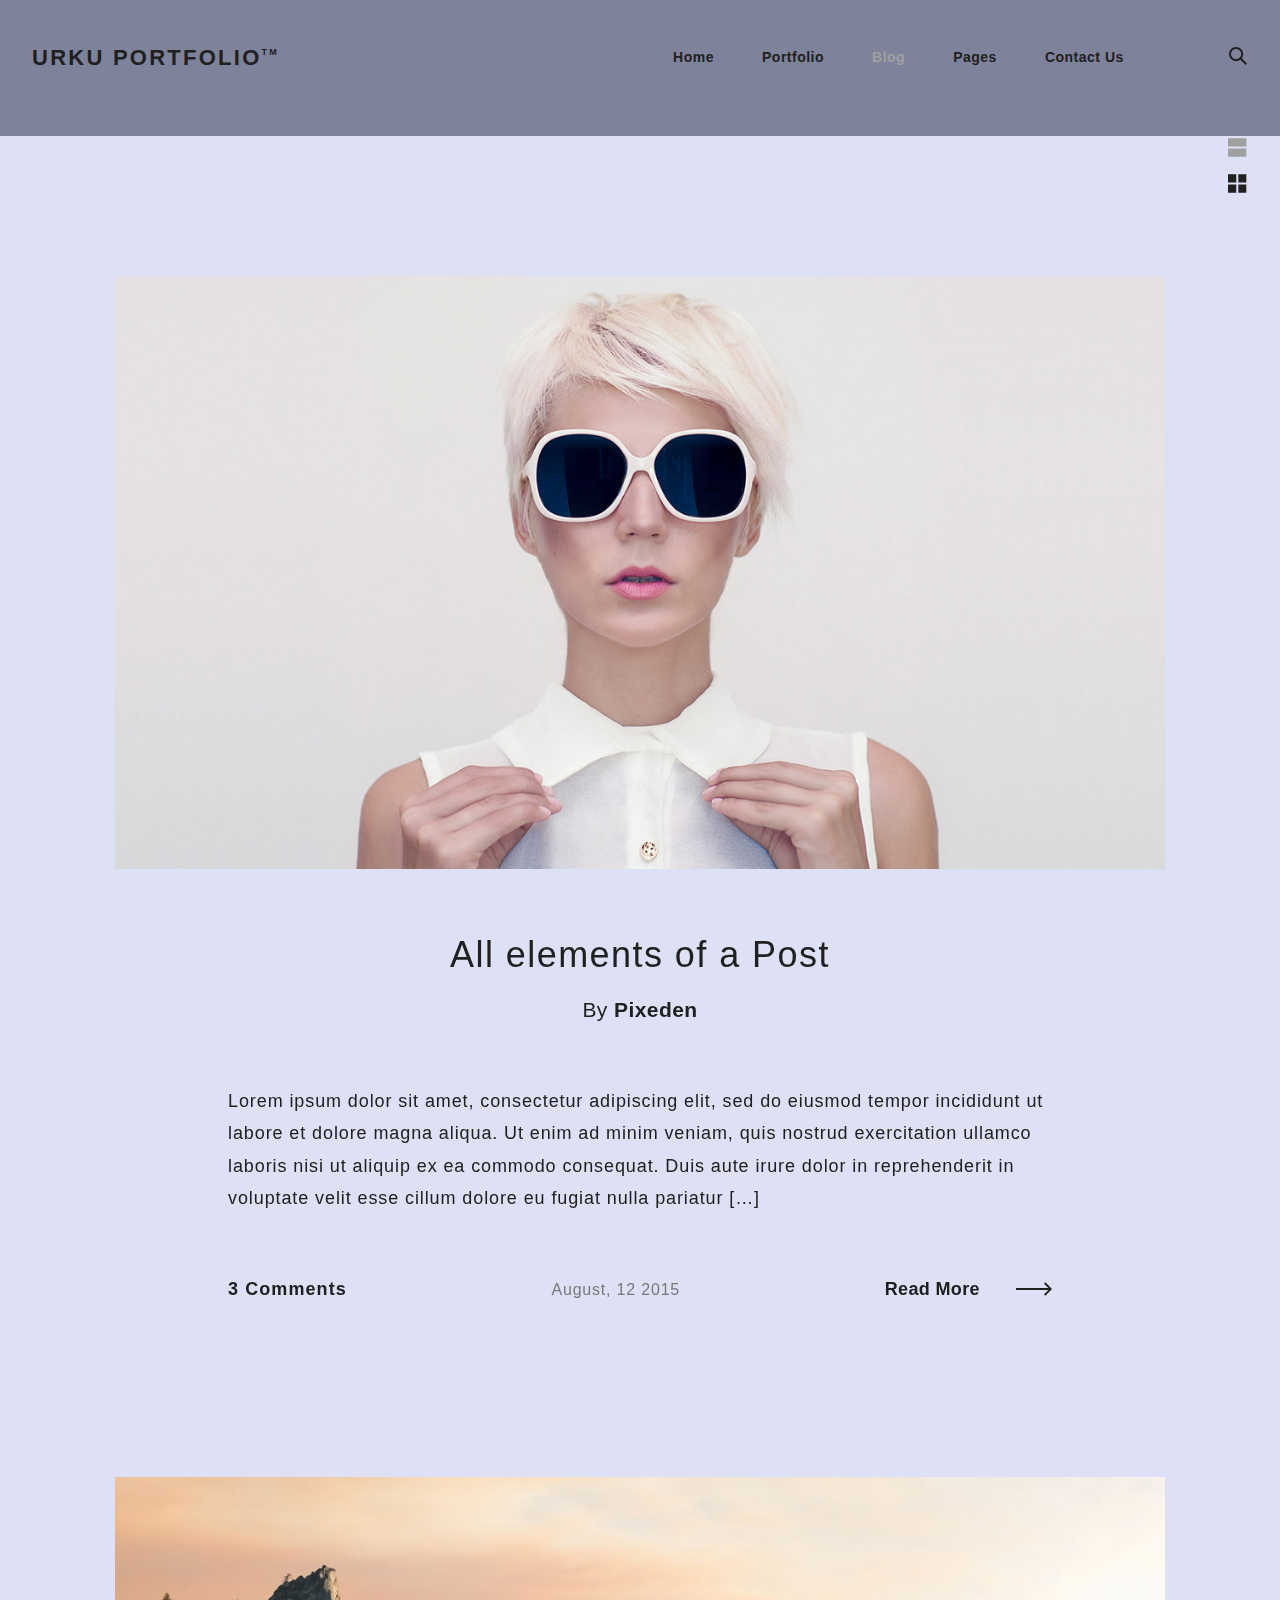
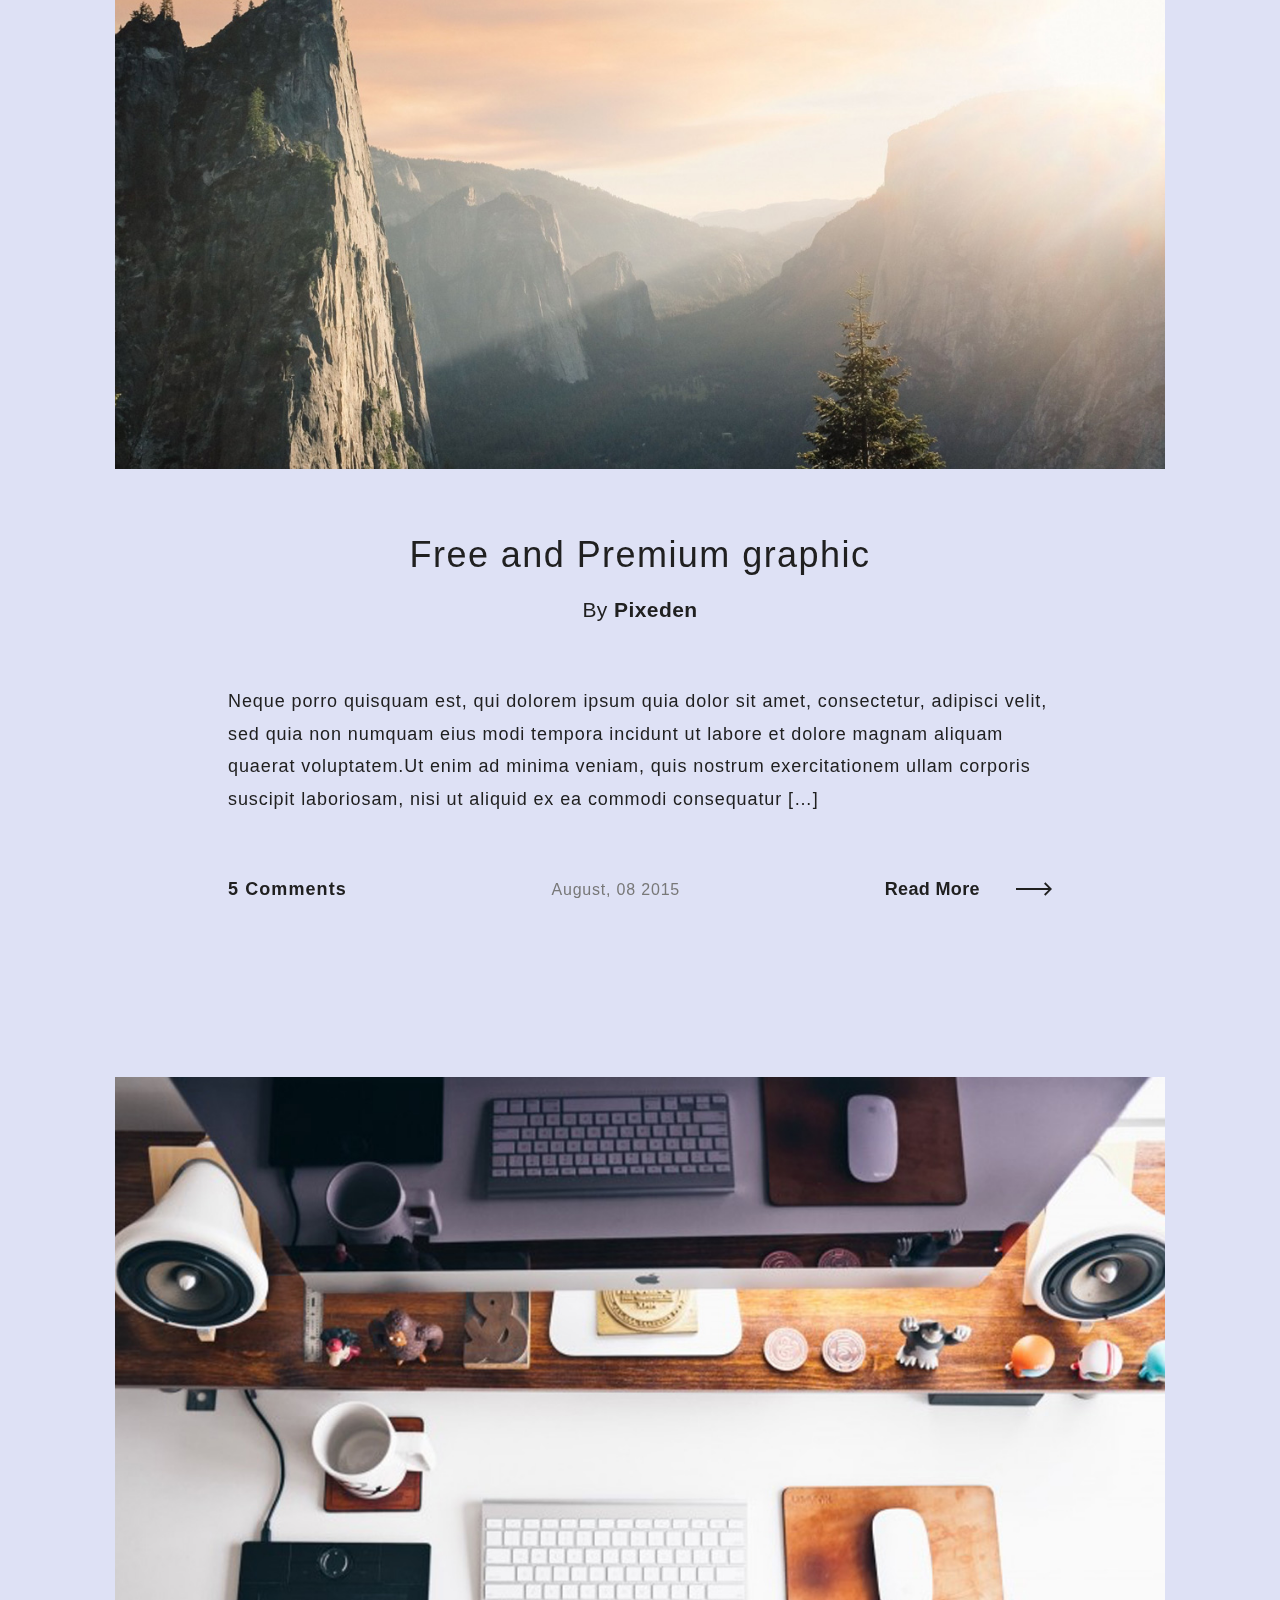
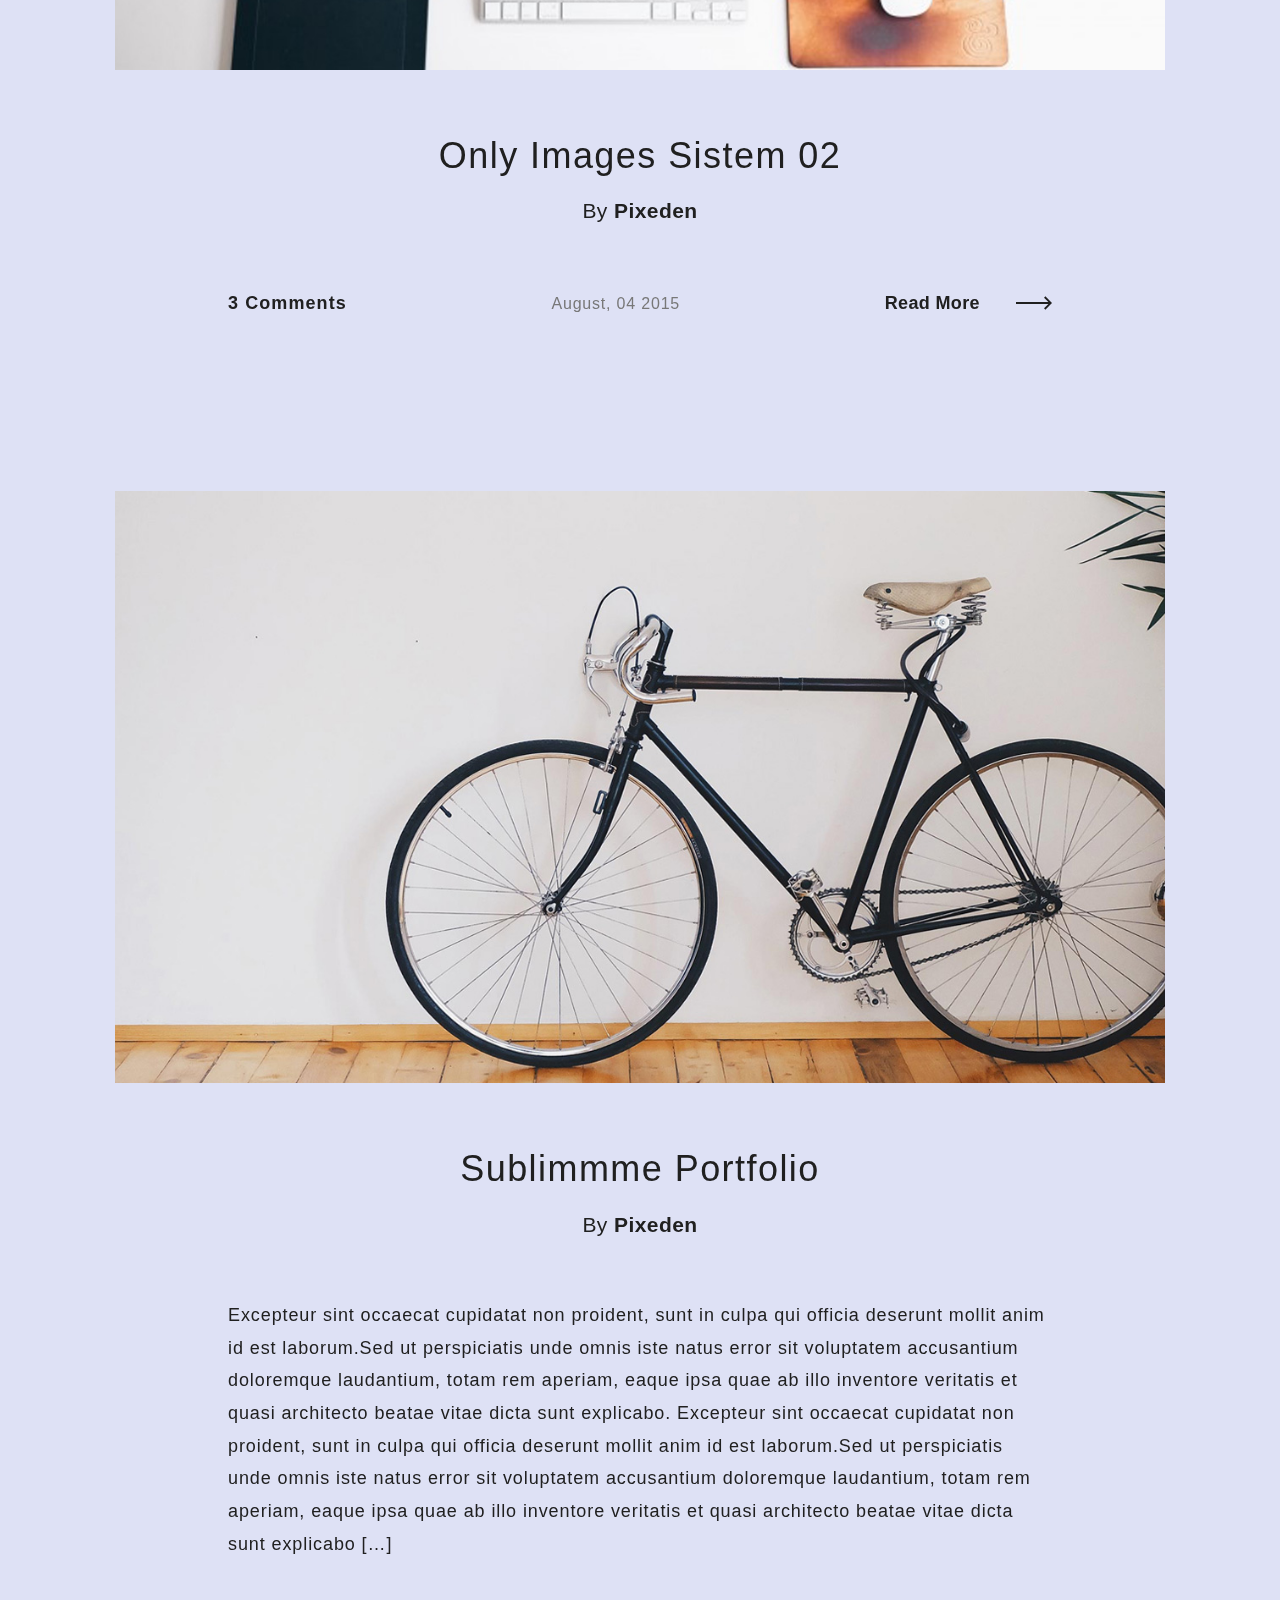
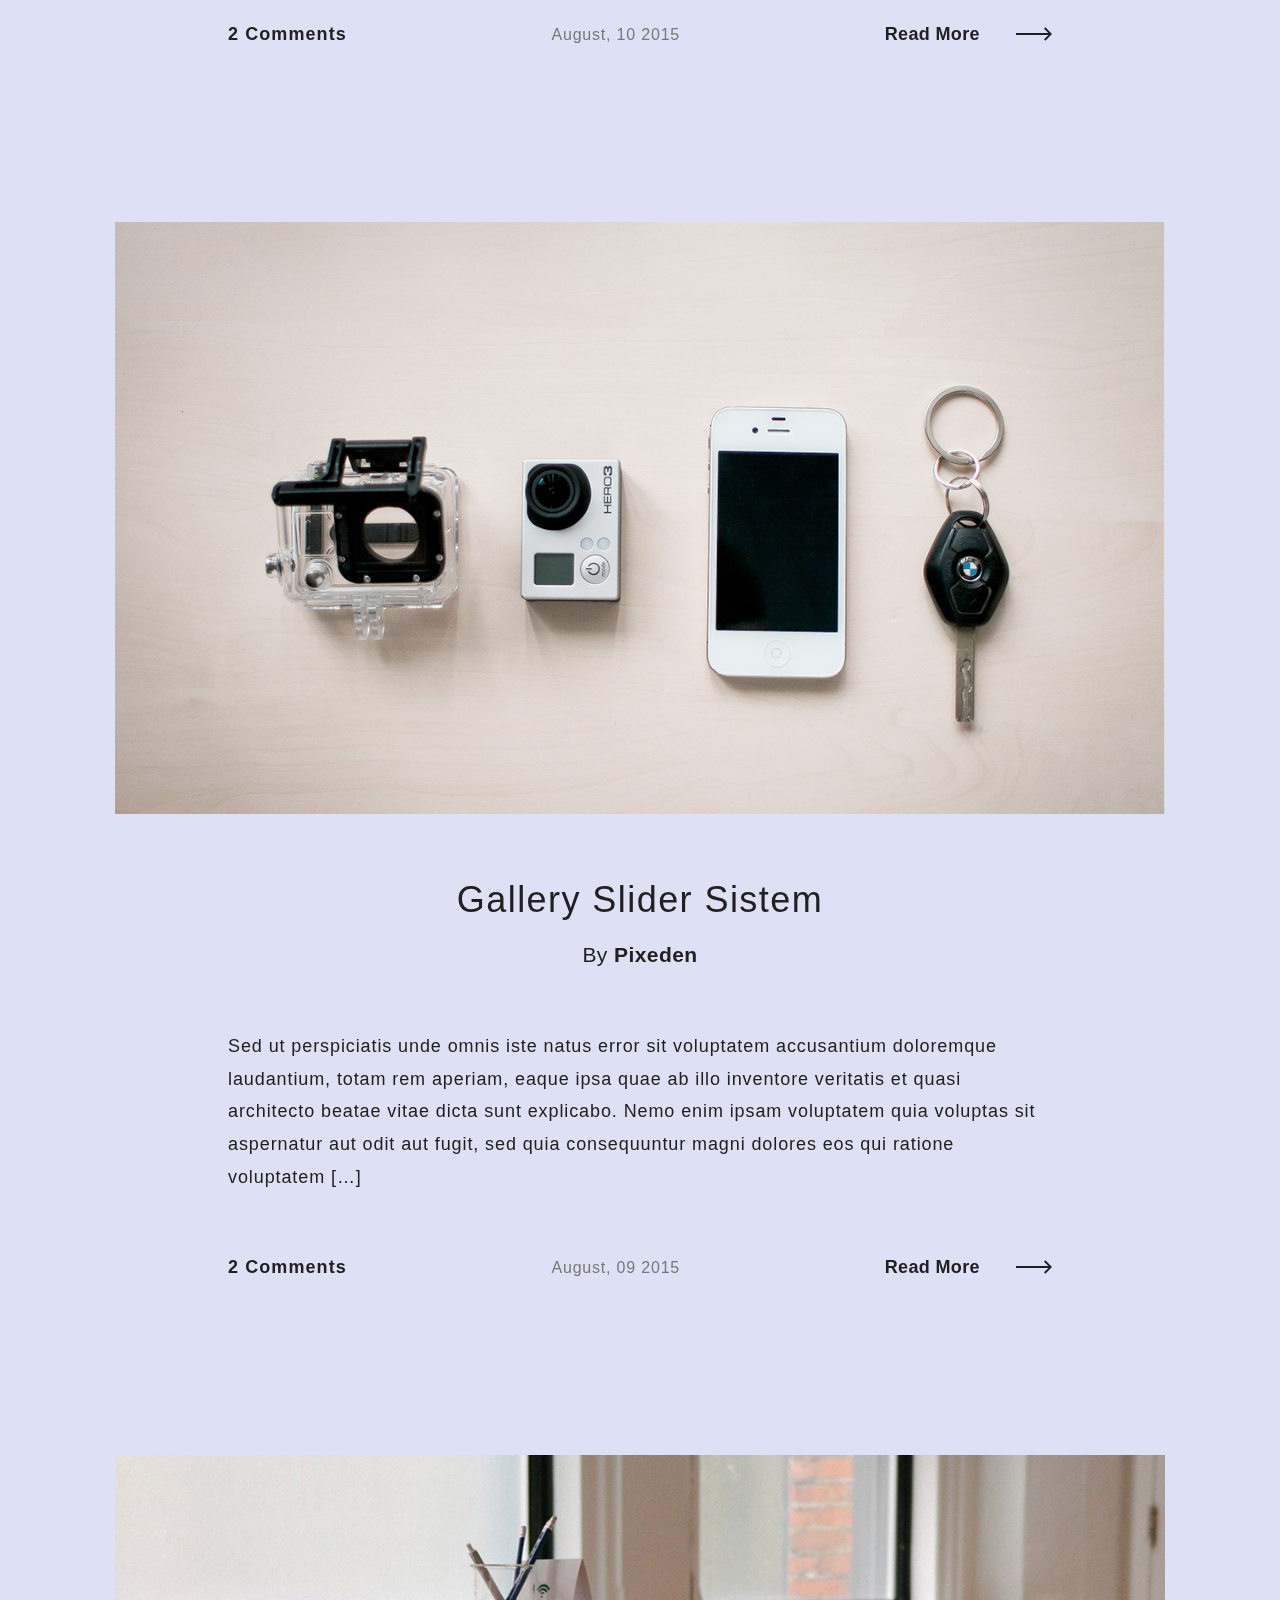
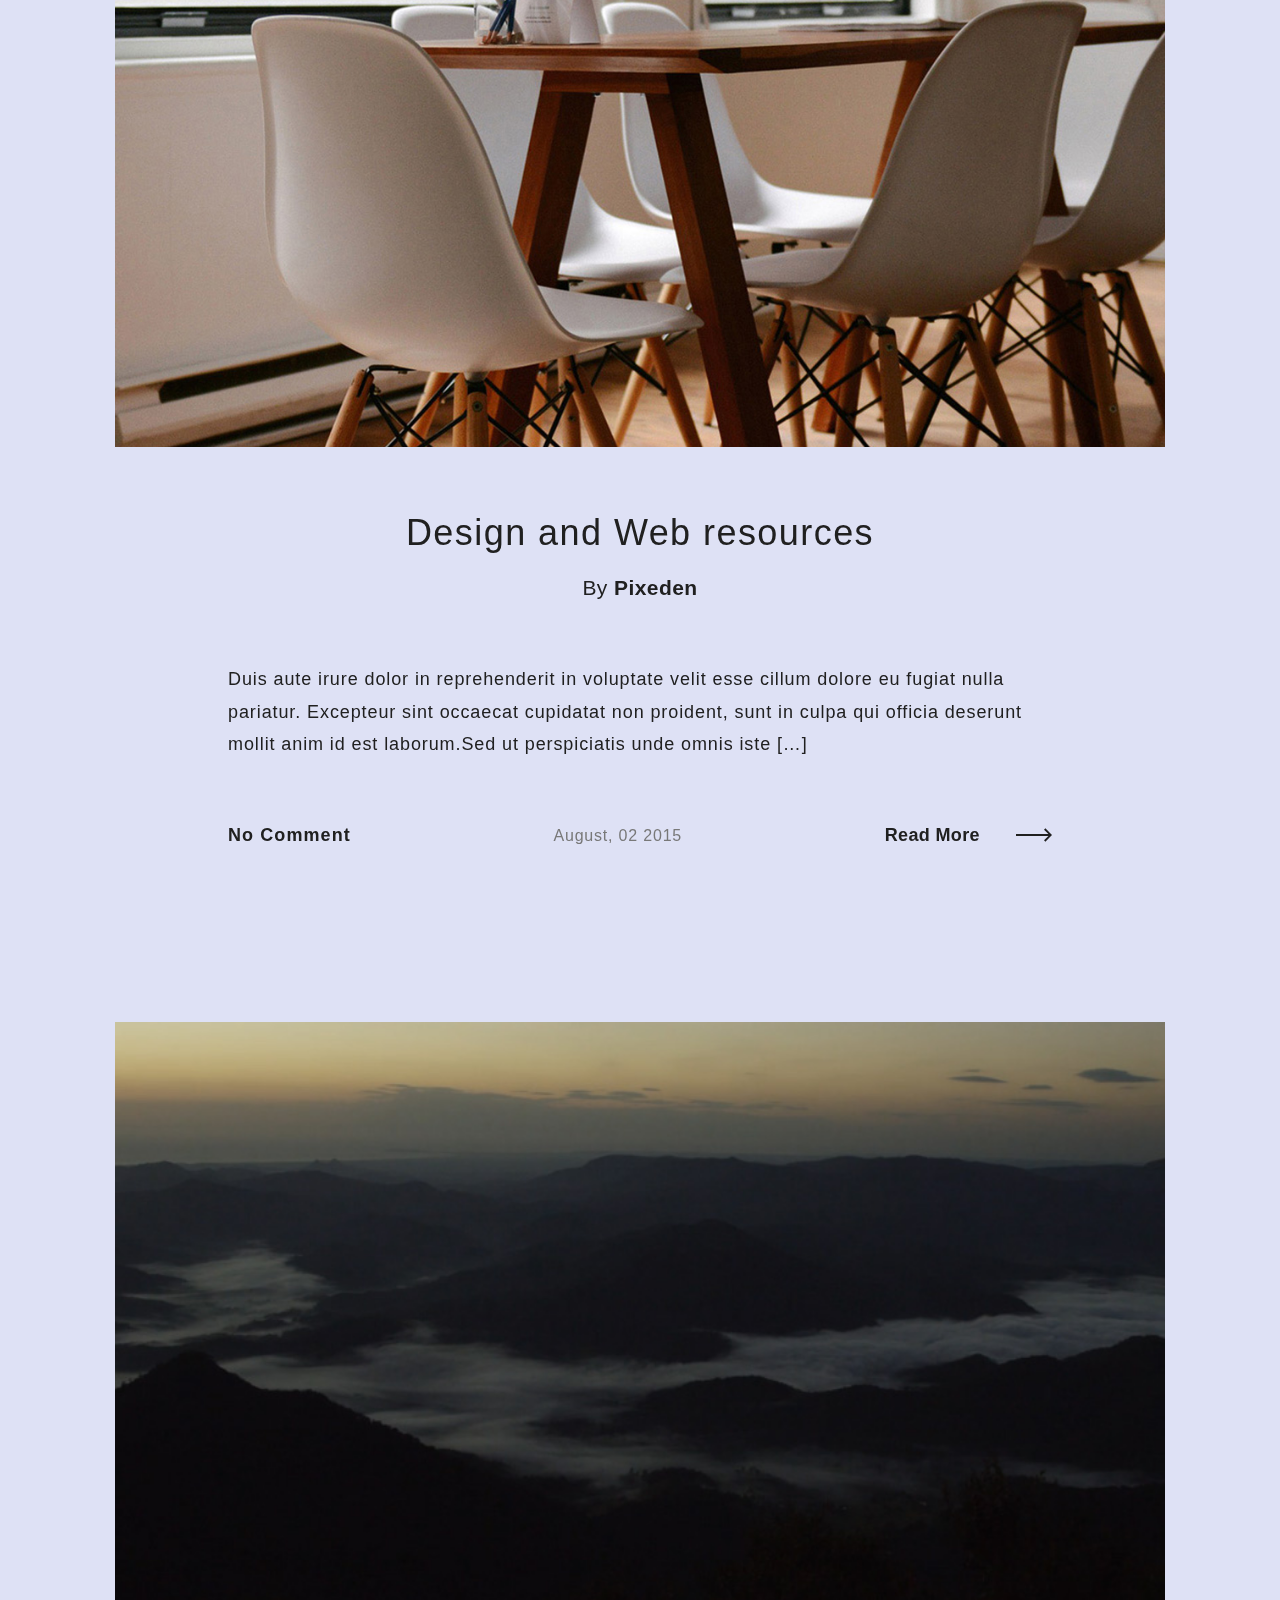
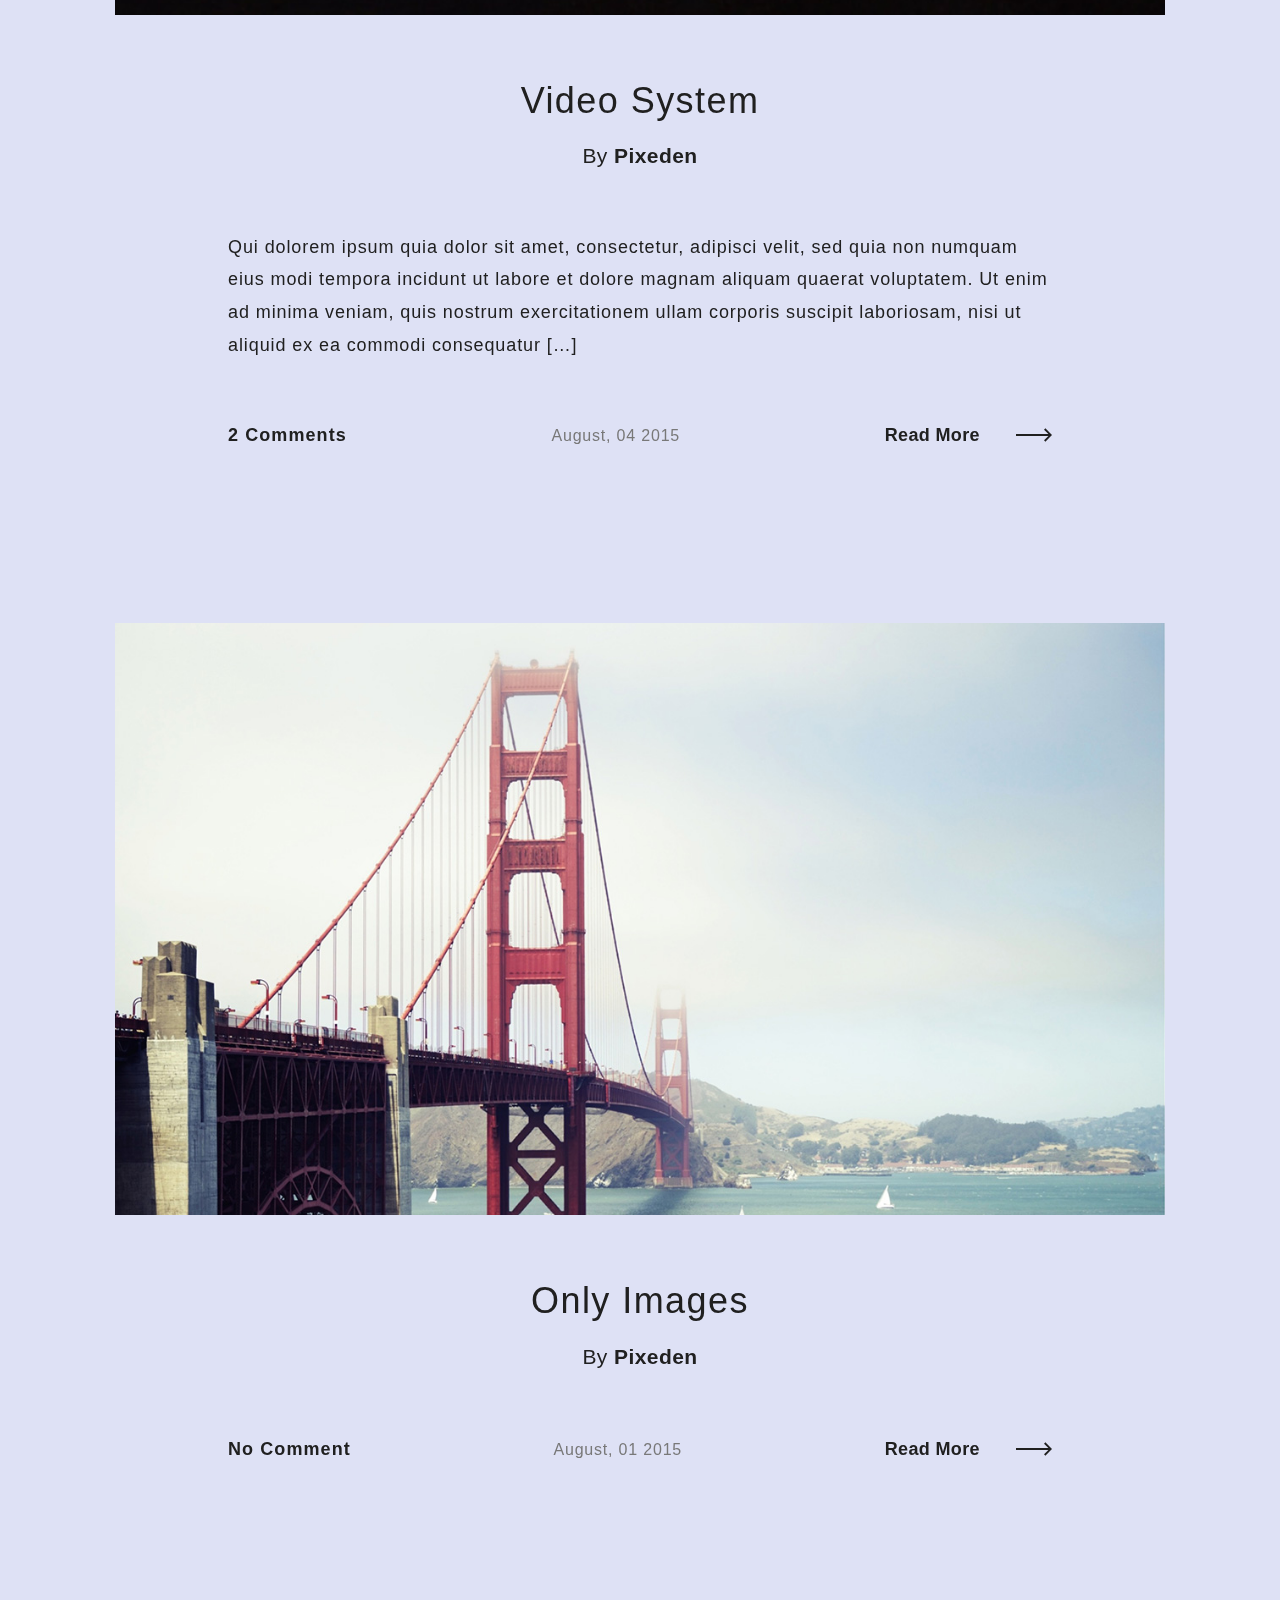
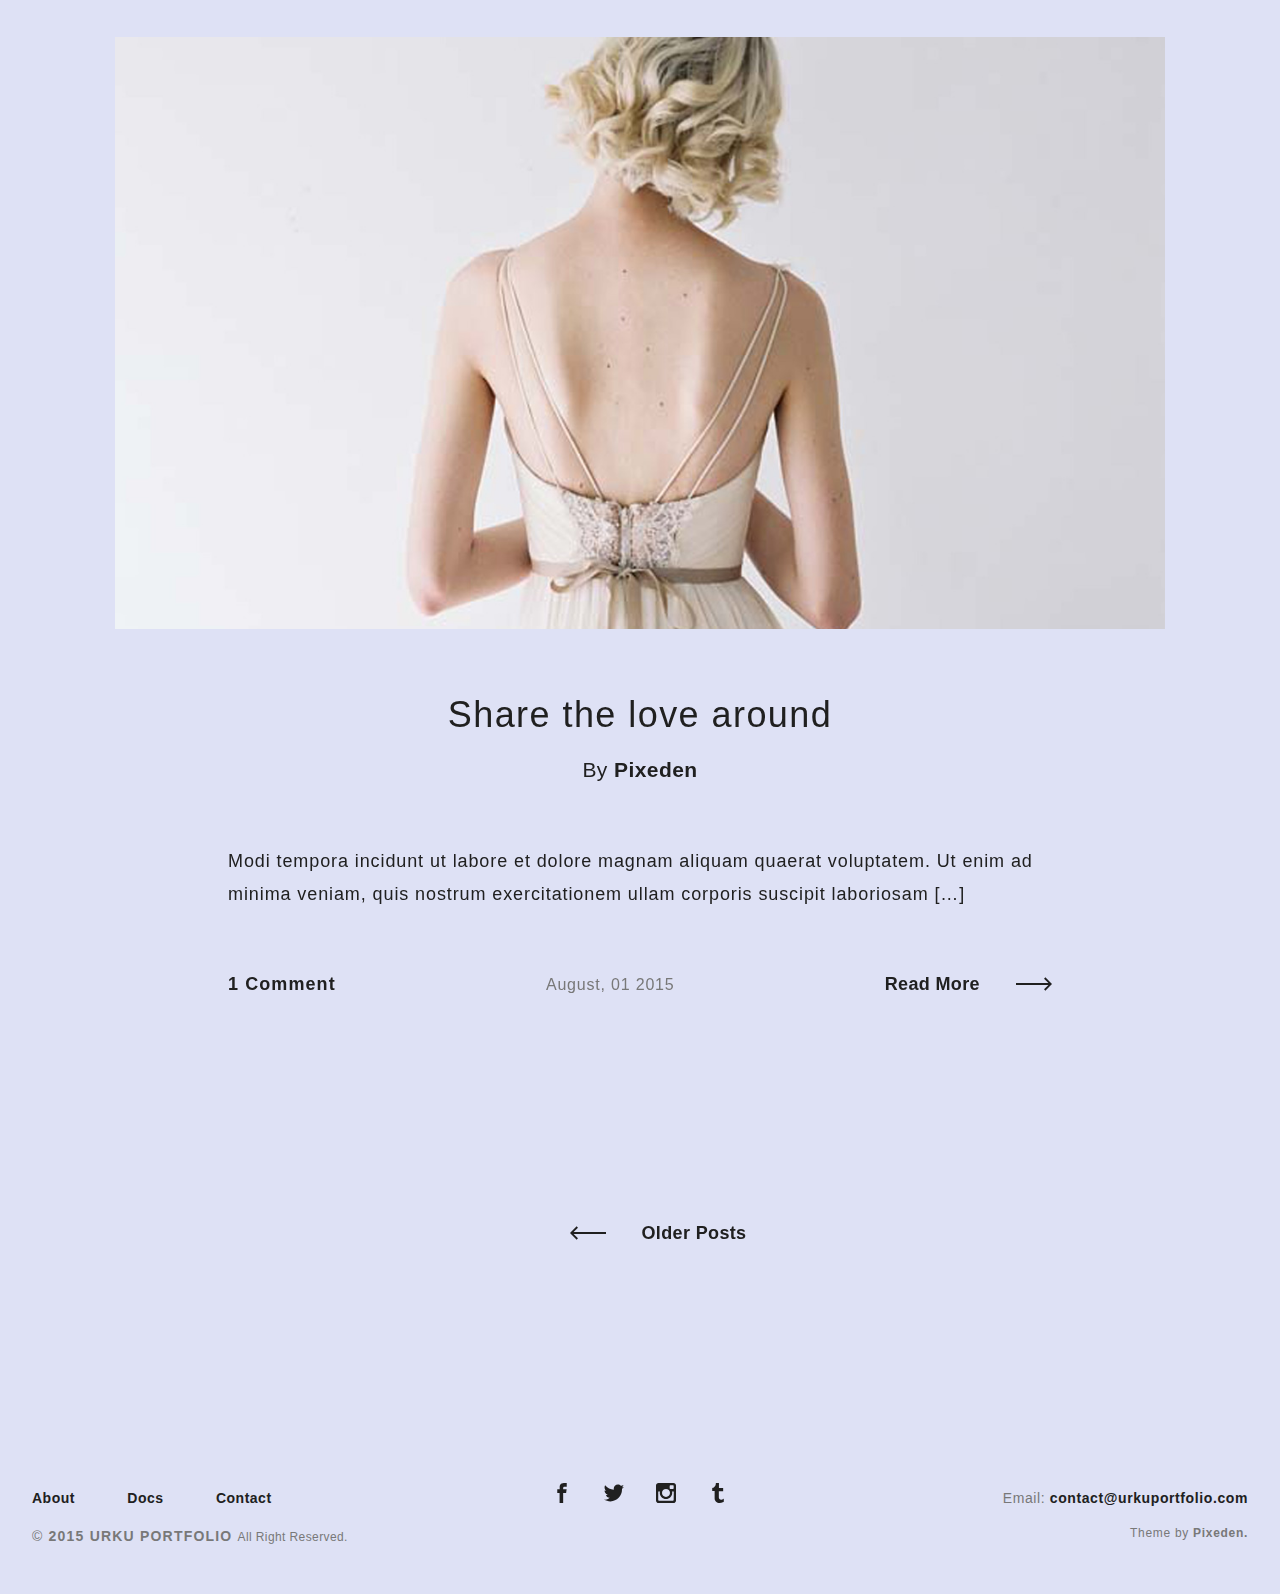
<file: blog.html>
<!DOCTYPE html>
<html>
  <head>
    <meta name="viewport" content="width=device-width, initial-scale=1.0">
    <meta charset="UTF-8">
    <title>Urku Portfolio :: Pixeden</title>
    <link rel="icon" type="image/svg+xml" href="assets/img/urku-ico.svg">
    <link rel="stylesheet" href="assets/css/aurora-pack.min.css">
    <link rel="stylesheet" href="assets/css/aurora-theme-base.min.css">
    <link rel="stylesheet" href="assets/css/urku.css">
    <link rel="stylesheet" href="assets/css/dev_site.css">

  </head>
  <body class="top-fixed">
    <header class="ae-container-fluid ae-container-fluid--full rk-header ">
      <input type="checkbox" id="mobile-menu" class="rk-mobile-menu">
      <label for="mobile-menu">
        <svg>
          <use xlink:href="assets/img/symbols.svg#bar"></use>
        </svg>
        <svg>
          <use xlink:href="assets/img/symbols.svg#bar"></use>
        </svg>
        <svg>
          <use xlink:href="assets/img/symbols.svg#bar"></use>
        </svg>
      </label>
      <div class="ae-container-fluid rk-topbar">
        <h1 class="rk-logo"><a href="index.html">urku portfolio<sup>tm</sup></a></h1>
        <nav class="rk-navigation">
          <ul class="rk-menu">
            <li class="rk-menu__item"><a href="index.html" class="rk-menu__link">Home</a>
            </li>
            <li class="rk-menu__item"><a href="portfolio.html" class="rk-menu__link">Portfolio</a>
              <nav class="rk-menu__sub">
                <ul class="rk-container">
                  <li class="rk-menu__item"><a href="portfolio.html" class="rk-menu__link">Flex</a></li>
                  <li class="rk-menu__item"><a href="portfolio-alt.html" class="rk-menu__link">Switch</a></li>
                  <li class="rk-menu__item"><a href="portfolio-raw.html" class="rk-menu__link">Static</a></li>
                  <li class="rk-menu__item"><a href="portfolio-masonry.html" class="rk-menu__link">Masonry</a></li>
                </ul>
              </nav>
            </li>
            <li class="active rk-menu__item"><a href="blog.html" class="rk-menu__link">Blog</a>
            </li>
            <li class="rk-menu__item"><a href="#0" class="rk-menu__link">Pages</a>
              <nav class="rk-menu__sub">
                <ul class="rk-container">
                  <li class="rk-menu__item"><a href="about.html" class="rk-menu__link">About</a></li>
                  <li class="rk-menu__item"><a href="documentation.html" class="rk-menu__link">Documentation</a></li>
                  <li class="rk-menu__item"><a href="design-styles.html" class="rk-menu__link">Design Styles</a></li>
                </ul>
              </nav>
            </li>
            <li class="rk-menu__item"><a href="contact.html" class="rk-menu__link">Contact Us</a>
            </li>
          </ul>
          <form class="rk-search">
            <input type="text" placeholder="Search" id="urku-search" class="rk-search-field">
            <label for="urku-search">
              <svg>
                <use xlink:href="assets/img/symbols.svg#icon-search"></use>
              </svg>
            </label>
          </form>
        </nav>
      </div>
    </header>
    <section class="ae-container-fluid rk-main">
      <input type="radio" name="layout-ctrl" checked id="layout-base" class="layout-ctrl-input">
      <div class="ae-container-fluid rk-layout-ctrl-cont">
        <label for="layout-base" class="rk-layout-ctrl">
          <svg>
            <use xlink:href="assets/img/symbols.svg#icon-view-full"></use>
          </svg>
        </label>
      </div>
      <input type="radio" name="layout-ctrl" id="layout-grid" class="layout-ctrl-input">
      <div class="ae-container-fluid rk-layout-ctrl-cont">
        <label for="layout-grid" class="rk-layout-ctrl">
          <svg>
            <use xlink:href="assets/img/symbols.svg#icon-view-alt"></use>
          </svg>
        </label>
      </div>
      <div class="rk-layout-ctrl-mobile  layout-blog">
        <svg viewBox="0 0 9 9" class="layout-mob-1">
          <rect width="100%" height="100%" fill="currentColor"></rect>
        </svg>
        <svg viewBox="0 0 9 9" class="layout-mob-2">
          <rect width="100%" height="100%" fill="currentColor"></rect>
        </svg>
        <svg viewBox="0 0 9 9" class="layout-mob-3">
          <rect width="100%" height="100%" fill="currentColor"></rect>
        </svg>
        <svg viewBox="0 0 9 9" class="layout-mob-4">
          <rect width="100%" height="100%" fill="currentColor"></rect>
        </svg>
      </div>
      <section class="ae-container-fluid ae-container-fluid--inner rk-blog">
        <div class="rk-blog__items">
          <div class="rk-blog__item">
            <div class="post-img post-1 rk-landscape-alt rk-tosquare">
              <div class="item-meta">
                <p><a href="blog-post.html" class="arrow-button">Read More<span class="arrow-cont">
                      <svg>
                        <use xlink:href="assets/img/symbols.svg#arrow"></use>
                      </svg></span></a></p>
              </div>
            </div>
            <div class="blog-info">
              <h2 class="blog-info__title"> <a href="blog-post.html">All elements of a Post</a></h2>
              <h5 class="blog-info__author">By <a href="blog-post.html" class="ae-u-bolder">Pixeden</a></h5>
              <p class="blog-info__excerpt">Lorem ipsum dolor sit amet, consectetur adipiscing elit, sed do eiusmod tempor incididunt ut labore et dolore magna aliqua. Ut enim ad minim veniam, quis nostrud exercitation ullamco laboris nisi ut aliquip ex ea commodo consequat. Duis aute irure dolor <span>in reprehenderit in voluptate velit esse cillum dolore eu fugiat nulla pariatur</span></p>
            </div>
            <div class="blog-meta"><a href="blog-post.html" class="ae-u-bolder blog-meta__comments">3 Comments</a><span class="ae-kappa ae-u-bold blog-meta__date">August, 12 2015</span><a href="#0" class="arrow-button blog-meta__read-more">Read More<span class="arrow-cont">
                  <svg>
                    <use xlink:href="assets/img/symbols.svg#arrow"></use>
                  </svg></span></a></div>
          </div>
          <div class="rk-blog__item">
            <div class="post-img post-5 rk-landscape-alt rk-toportrait">
              <div class="item-meta">
                <p><a href="blog-post.html" class="arrow-button">Read More<span class="arrow-cont">
                      <svg>
                        <use xlink:href="assets/img/symbols.svg#arrow"></use>
                      </svg></span></a></p>
              </div>
            </div>
            <div class="blog-info">
              <h2 class="blog-info__title"> <a href="blog-post.html"> Free and Premium graphic</a></h2>
              <h5 class="blog-info__author">By <a href="blog-post.html" class="ae-u-bolder">Pixeden</a></h5>
              <p class="blog-info__excerpt">Neque porro quisquam est, qui dolorem ipsum quia dolor sit amet, consectetur, adipisci velit, sed quia non numquam eius modi tempora incidunt ut labore et dolore magnam aliquam quaerat voluptatem.Ut enim ad minima veniam, quis nostrum exercitationem ullam corporis suscipit <span>laboriosam, nisi ut aliquid ex ea commodi consequatur</span></p>
            </div>
            <div class="blog-meta"><a href="blog-post.html" class="ae-u-bolder blog-meta__comments">5 Comments</a><span class="ae-kappa ae-u-bold blog-meta__date">August, 08 2015</span><a href="#0" class="arrow-button blog-meta__read-more">Read More<span class="arrow-cont">
                  <svg>
                    <use xlink:href="assets/img/symbols.svg#arrow"></use>
                  </svg></span></a></div>
          </div>
          <div class="rk-blog__item">
            <div class="post-img post-7 rk-landscape-alt rk-tosquare">
              <div class="item-meta">
                <p><a href="blog-post.html" class="arrow-button">Read More<span class="arrow-cont">
                      <svg>
                        <use xlink:href="assets/img/symbols.svg#arrow"></use>
                      </svg></span></a></p>
              </div>
            </div>
            <div class="blog-info">
              <h2 class="blog-info__title"> <a href="blog-post.html">Only Images Sistem 02</a></h2>
              <h5 class="blog-info__author">By <a href="blog-post.html" class="ae-u-bolder">Pixeden</a></h5>
              <p class="blog-info__excerpt"></p>
            </div>
            <div class="blog-meta"><a href="blog-post.html" class="ae-u-bolder blog-meta__comments">3 Comments</a><span class="ae-kappa ae-u-bold blog-meta__date">August, 04 2015</span><a href="#0" class="arrow-button blog-meta__read-more">Read More<span class="arrow-cont">
                  <svg>
                    <use xlink:href="assets/img/symbols.svg#arrow"></use>
                  </svg></span></a></div>
          </div>
          <div class="rk-blog__item">
            <div class="post-img post-6 rk-landscape-alt rk-toportrait">
              <div class="item-meta">
                <p><a href="blog-post.html" class="arrow-button">Read More<span class="arrow-cont">
                      <svg>
                        <use xlink:href="assets/img/symbols.svg#arrow"></use>
                      </svg></span></a></p>
              </div>
            </div>
            <div class="blog-info">
              <h2 class="blog-info__title"> <a href="blog-post.html">Sublimmme Portfolio</a></h2>
              <h5 class="blog-info__author">By <a href="blog-post.html" class="ae-u-bolder">Pixeden</a></h5>
              <p class="blog-info__excerpt">Excepteur sint occaecat cupidatat non proident, sunt in culpa qui officia deserunt mollit anim id est laborum.Sed ut perspiciatis unde omnis iste natus error sit voluptatem accusantium doloremque laudantium, totam rem aperiam, eaque ipsa quae ab illo inventore veritatis et <span>quasi architecto beatae vitae dicta sunt explicabo. Excepteur sint occaecat cupidatat non proident, sunt in culpa qui officia deserunt mollit anim id est laborum.Sed ut perspiciatis unde omnis iste natus error sit voluptatem accusantium doloremque laudantium, totam rem aperiam, eaque ipsa quae ab illo inventore veritatis et quasi architecto beatae vitae dicta sunt explicabo</span></p>
            </div>
            <div class="blog-meta"><a href="blog-post.html" class="ae-u-bolder blog-meta__comments">2 Comments</a><span class="ae-kappa ae-u-bold blog-meta__date">August, 10 2015</span><a href="#0" class="arrow-button blog-meta__read-more">Read More<span class="arrow-cont">
                  <svg>
                    <use xlink:href="assets/img/symbols.svg#arrow"></use>
                  </svg></span></a></div>
          </div>
          <div class="rk-blog__item">
            <div class="post-img post-2 rk-landscape-alt rk-tosquare">
              <div class="item-meta">
                <p><a href="blog-post.html" class="arrow-button">Read More<span class="arrow-cont">
                      <svg>
                        <use xlink:href="assets/img/symbols.svg#arrow"></use>
                      </svg></span></a></p>
              </div>
            </div>
            <div class="blog-info">
              <h2 class="blog-info__title"> <a href="blog-post.html">Gallery Slider Sistem</a></h2>
              <h5 class="blog-info__author">By <a href="blog-post.html" class="ae-u-bolder">Pixeden</a></h5>
              <p class="blog-info__excerpt">Sed ut perspiciatis unde omnis iste natus error sit voluptatem accusantium doloremque laudantium, totam rem aperiam, eaque ipsa quae ab illo inventore veritatis et quasi architecto beatae vitae dicta sunt explicabo. Nemo enim ipsam voluptatem quia voluptas sit aspernatur aut <span>odit aut fugit, sed quia consequuntur magni dolores eos qui ratione voluptatem</span></p>
            </div>
            <div class="blog-meta"><a href="blog-post.html" class="ae-u-bolder blog-meta__comments">2 Comments</a><span class="ae-kappa ae-u-bold blog-meta__date">August, 09 2015</span><a href="#0" class="arrow-button blog-meta__read-more">Read More<span class="arrow-cont">
                  <svg>
                    <use xlink:href="assets/img/symbols.svg#arrow"></use>
                  </svg></span></a></div>
          </div>
          <div class="rk-blog__item">
            <div class="post-img post-8 rk-landscape-alt rk-tosquare">
              <div class="item-meta">
                <p><a href="blog-post.html" class="arrow-button">Read More<span class="arrow-cont">
                      <svg>
                        <use xlink:href="assets/img/symbols.svg#arrow"></use>
                      </svg></span></a></p>
              </div>
            </div>
            <div class="blog-info">
              <h2 class="blog-info__title"> <a href="blog-post.html">Design and Web resources</a></h2>
              <h5 class="blog-info__author">By <a href="blog-post.html" class="ae-u-bolder">Pixeden</a></h5>
              <p class="blog-info__excerpt">Duis aute irure dolor in reprehenderit in voluptate velit esse cillum dolore eu fugiat nulla pariatur. Excepteur sint occaecat cupidatat non proident, sunt in culpa qui officia deserunt mollit anim id est laborum.Sed ut perspiciatis unde omnis iste</p>
            </div>
            <div class="blog-meta"><a href="blog-post.html" class="ae-u-bolder blog-meta__comments">No Comment</a><span class="ae-kappa ae-u-bold blog-meta__date">August, 02 2015</span><a href="#0" class="arrow-button blog-meta__read-more">Read More<span class="arrow-cont">
                  <svg>
                    <use xlink:href="assets/img/symbols.svg#arrow"></use>
                  </svg></span></a></div>
          </div>
          <div class="rk-blog__item">
            <div class="post-img post-3 rk-landscape-alt rk-tosquare">
              <div class="item-meta">
                <p><a href="blog-post.html" class="arrow-button">Read More<span class="arrow-cont">
                      <svg>
                        <use xlink:href="assets/img/symbols.svg#arrow"></use>
                      </svg></span></a></p>
              </div>
            </div>
            <div class="blog-info">
              <h2 class="blog-info__title"> <a href="blog-post.html">Video System</a></h2>
              <h5 class="blog-info__author">By <a href="blog-post.html" class="ae-u-bolder">Pixeden</a></h5>
              <p class="blog-info__excerpt">Qui dolorem ipsum quia dolor sit amet, consectetur, adipisci velit, sed quia non numquam eius modi tempora incidunt ut labore et dolore magnam aliquam quaerat voluptatem. Ut enim ad minima veniam, quis nostrum exercitationem ullam corporis suscipit laboriosam, nisi ut <span>aliquid ex ea commodi consequatur</span></p>
            </div>
            <div class="blog-meta"><a href="blog-post.html" class="ae-u-bolder blog-meta__comments">2 Comments</a><span class="ae-kappa ae-u-bold blog-meta__date">August, 04 2015</span><a href="#0" class="arrow-button blog-meta__read-more">Read More<span class="arrow-cont">
                  <svg>
                    <use xlink:href="assets/img/symbols.svg#arrow"></use>
                  </svg></span></a></div>
          </div>
          <div class="rk-blog__item">
            <div class="post-img post-4 rk-landscape-alt rk-tosquare">
              <div class="item-meta">
                <p><a href="blog-post.html" class="arrow-button">Read More<span class="arrow-cont">
                      <svg>
                        <use xlink:href="assets/img/symbols.svg#arrow"></use>
                      </svg></span></a></p>
              </div>
            </div>
            <div class="blog-info">
              <h2 class="blog-info__title"> <a href="blog-post.html">Only Images</a></h2>
              <h5 class="blog-info__author">By <a href="blog-post.html" class="ae-u-bolder">Pixeden</a></h5>
              <p class="blog-info__excerpt"></p>
            </div>
            <div class="blog-meta"><a href="blog-post.html" class="ae-u-bolder blog-meta__comments">No Comment</a><span class="ae-kappa ae-u-bold blog-meta__date">August, 01 2015</span><a href="#0" class="arrow-button blog-meta__read-more">Read More<span class="arrow-cont">
                  <svg>
                    <use xlink:href="assets/img/symbols.svg#arrow"></use>
                  </svg></span></a></div>
          </div>
          <div class="rk-blog__item">
            <div class="post-img post-9 rk-landscape-alt rk-toportrait">
              <div class="item-meta">
                <p><a href="blog-post.html" class="arrow-button">Read More<span class="arrow-cont">
                      <svg>
                        <use xlink:href="assets/img/symbols.svg#arrow"></use>
                      </svg></span></a></p>
              </div>
            </div>
            <div class="blog-info">
              <h2 class="blog-info__title"> <a href="blog-post.html">Share the love around</a></h2>
              <h5 class="blog-info__author">By <a href="blog-post.html" class="ae-u-bolder">Pixeden</a></h5>
              <p class="blog-info__excerpt">Modi tempora incidunt ut labore et dolore magnam aliquam quaerat voluptatem. Ut enim ad minima veniam, quis nostrum exercitationem ullam corporis suscipit laboriosam</p>
            </div>
            <div class="blog-meta"><a href="blog-post.html" class="ae-u-bolder blog-meta__comments">1 Comment</a><span class="ae-kappa ae-u-bold blog-meta__date">August, 01 2015</span><a href="#0" class="arrow-button blog-meta__read-more">Read More<span class="arrow-cont">
                  <svg>
                    <use xlink:href="assets/img/symbols.svg#arrow"></use>
                  </svg></span></a></div>
          </div>
        </div>
      </section>
      <div class="ae-container-fluid au-pb-4 group-buttons"><a href="#0" class="arrow-button arrow-button--reverse arrow-button--center">Older Posts
          <div class="arrow-cont arrow-cont-rev">
            <svg>
              <use xlink:href="assets/img/symbols.svg#arrow"></use>
            </svg>
          </div></a></div>
    </section>
    <footer class="ae-container-fluid rk-footer ">
      <div class="ae-grid ae-grid--collapse">
        <div class="ae-grid__item item-lg-4 au-xs-ta-center au-lg-ta-left">
          <ul class="rk-menu rk-footer-menu">
            <li class="rk-menu__item"><a href="about.html" class="rk-menu__link">About</a>
            </li>
            <li class="rk-menu__item"><a href="documentation.html" class="rk-menu__link">Docs</a>
            </li>
            <li class="rk-menu__item"><a href="contact.html" class="rk-menu__link">Contact</a>
            </li>
          </ul>
          <p class="rk-footer__text rk-footer__copy "> <span class="ae-u-bold">© </span><span class="ae-u-bolder">2015 URKU PORTFOLIO </span>All Right Reserved.</p>
        </div>
        <div class="ae-grid__item item-lg-4 au-xs-ta-center"><a href="#0" class="rk-social-btn ">
            <svg>
              <use xlink:href="assets/img/symbols.svg#icon-facebook"></use>
            </svg></a><a href="#0" class="rk-social-btn ">
            <svg>
              <use xlink:href="assets/img/symbols.svg#icon-twitter"></use>
            </svg></a><a href="#0" class="rk-social-btn ">
            <svg>
              <use xlink:href="assets/img/symbols.svg#icon-pinterest"></use>
            </svg></a><a href="#0" class="rk-social-btn ">
            <svg>
              <use xlink:href="assets/img/symbols.svg#icon-tumblr"></use>
            </svg></a></div>
        <div class="ae-grid__item item-lg-4 au-xs-ta-center au-lg-ta-right">
          <p class="rk-footer__text rk-footer__contact "> <span class="ae-u-bold">Email: </span><span class="ae-u-bolder"> <a href="#0" class="rk-dark-color ">contact@urkuportfolio.com </a></span></p>
          <p class="rk-footer__text rk-footer__by">Theme by <a href="http://pixeden.com" class="ae-u-bolder">Pixeden.</a></p>
        </div>
      </div>
    </footer>
    <script src="assets/js/svg4everybody.min.js"></script>
    <script>svg4everybody();</script>
  </body>
</html>
</file>
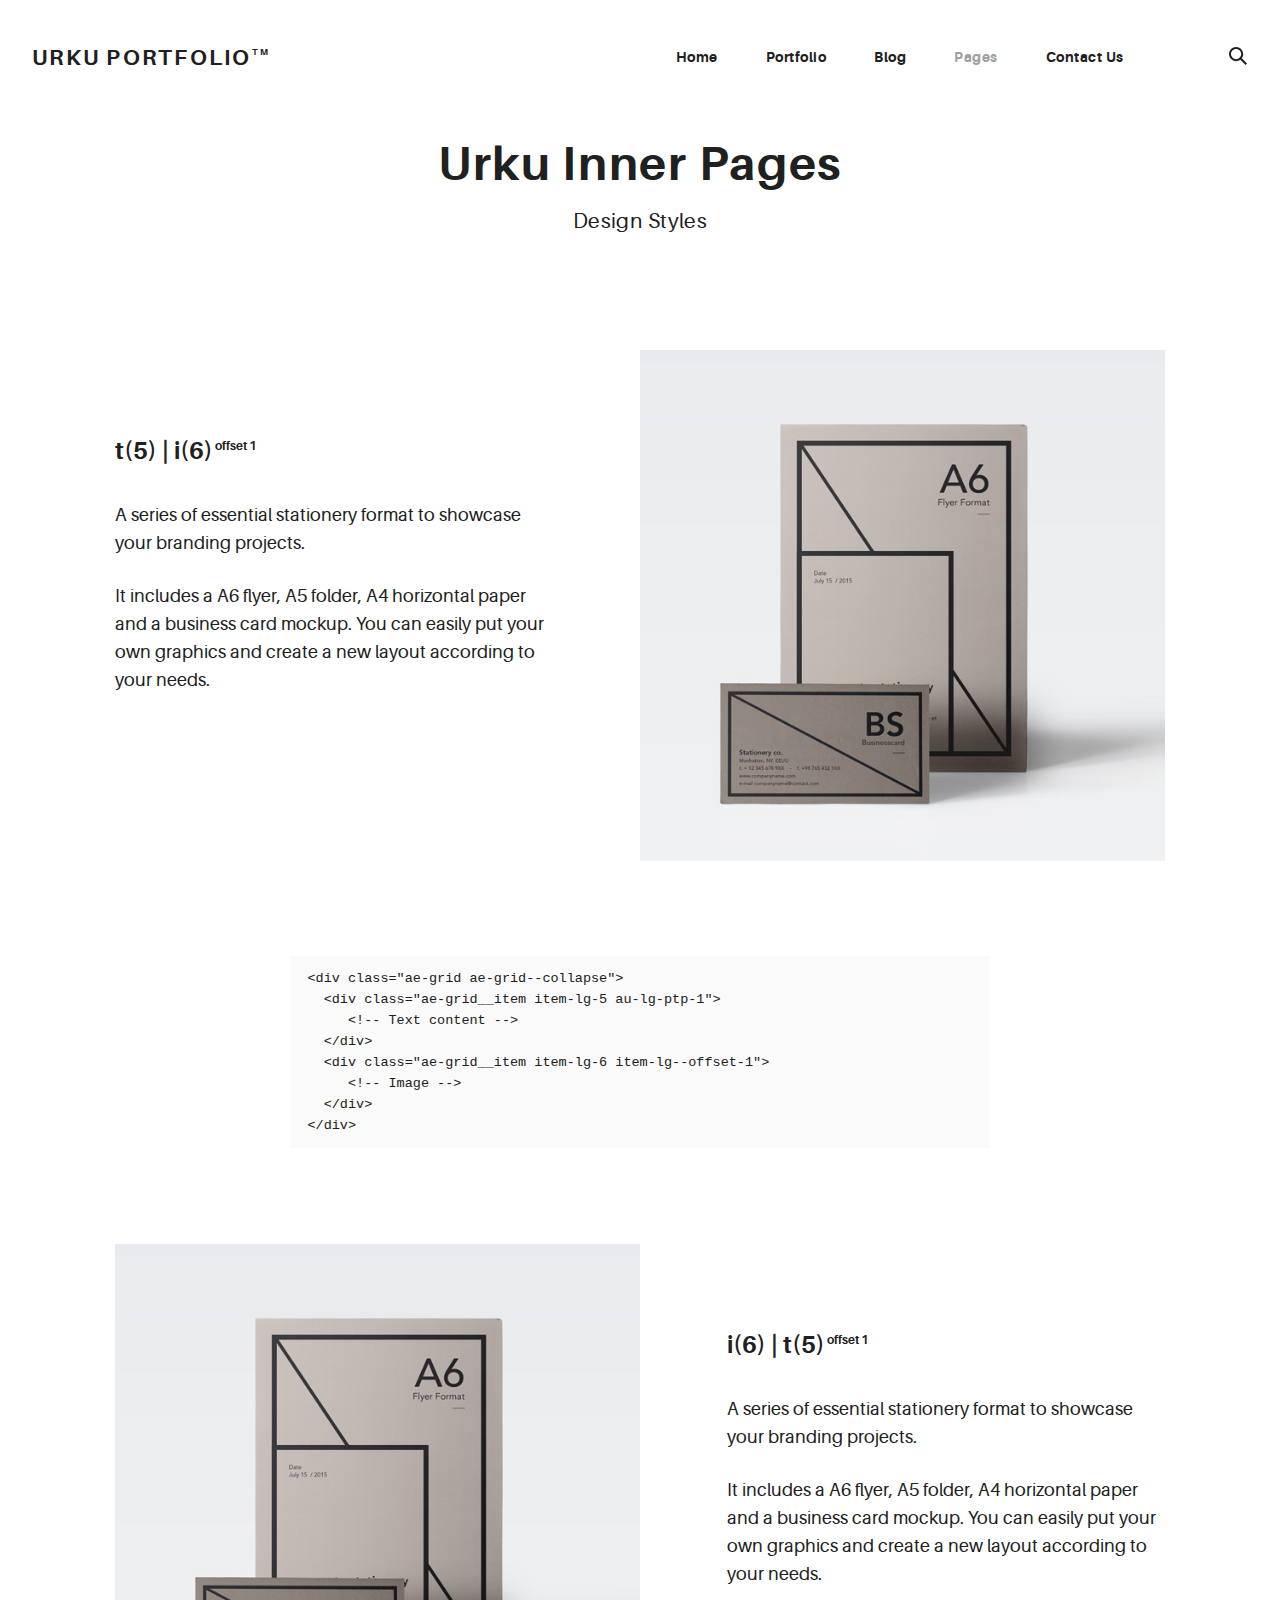
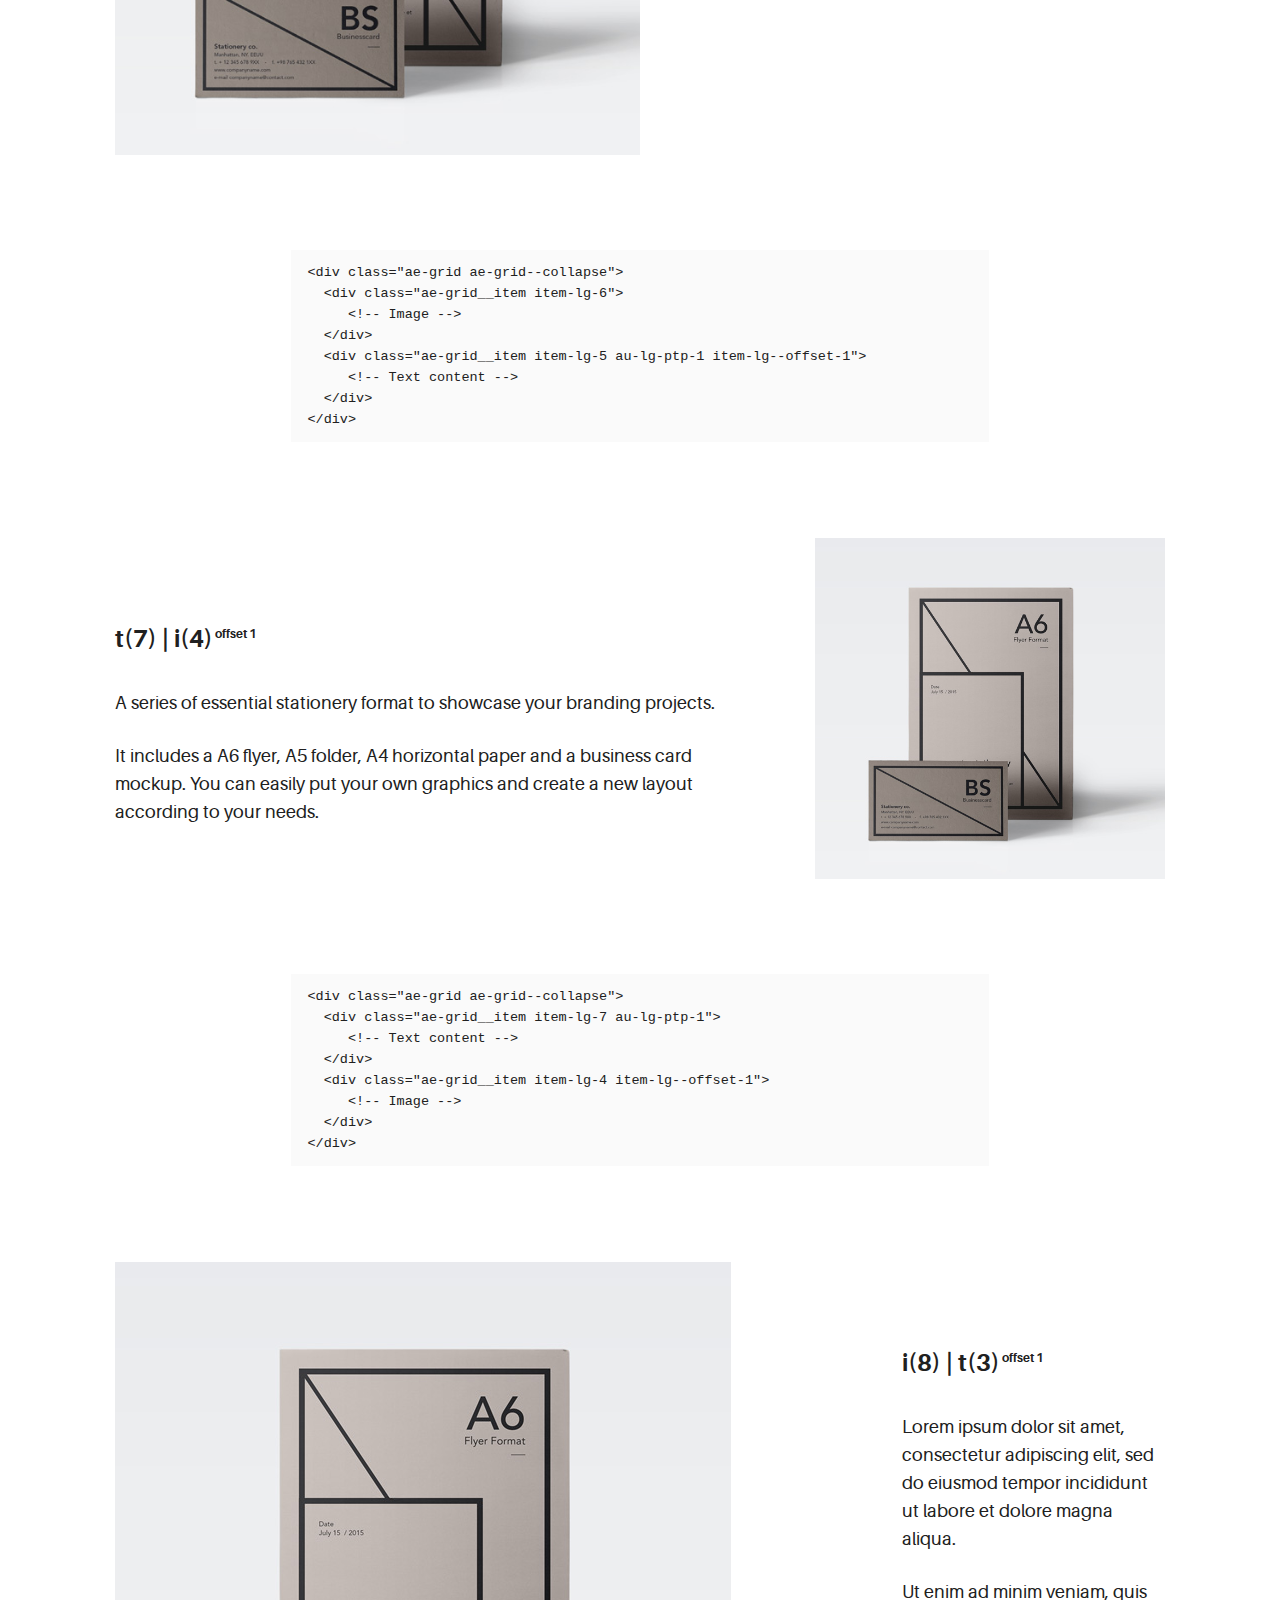
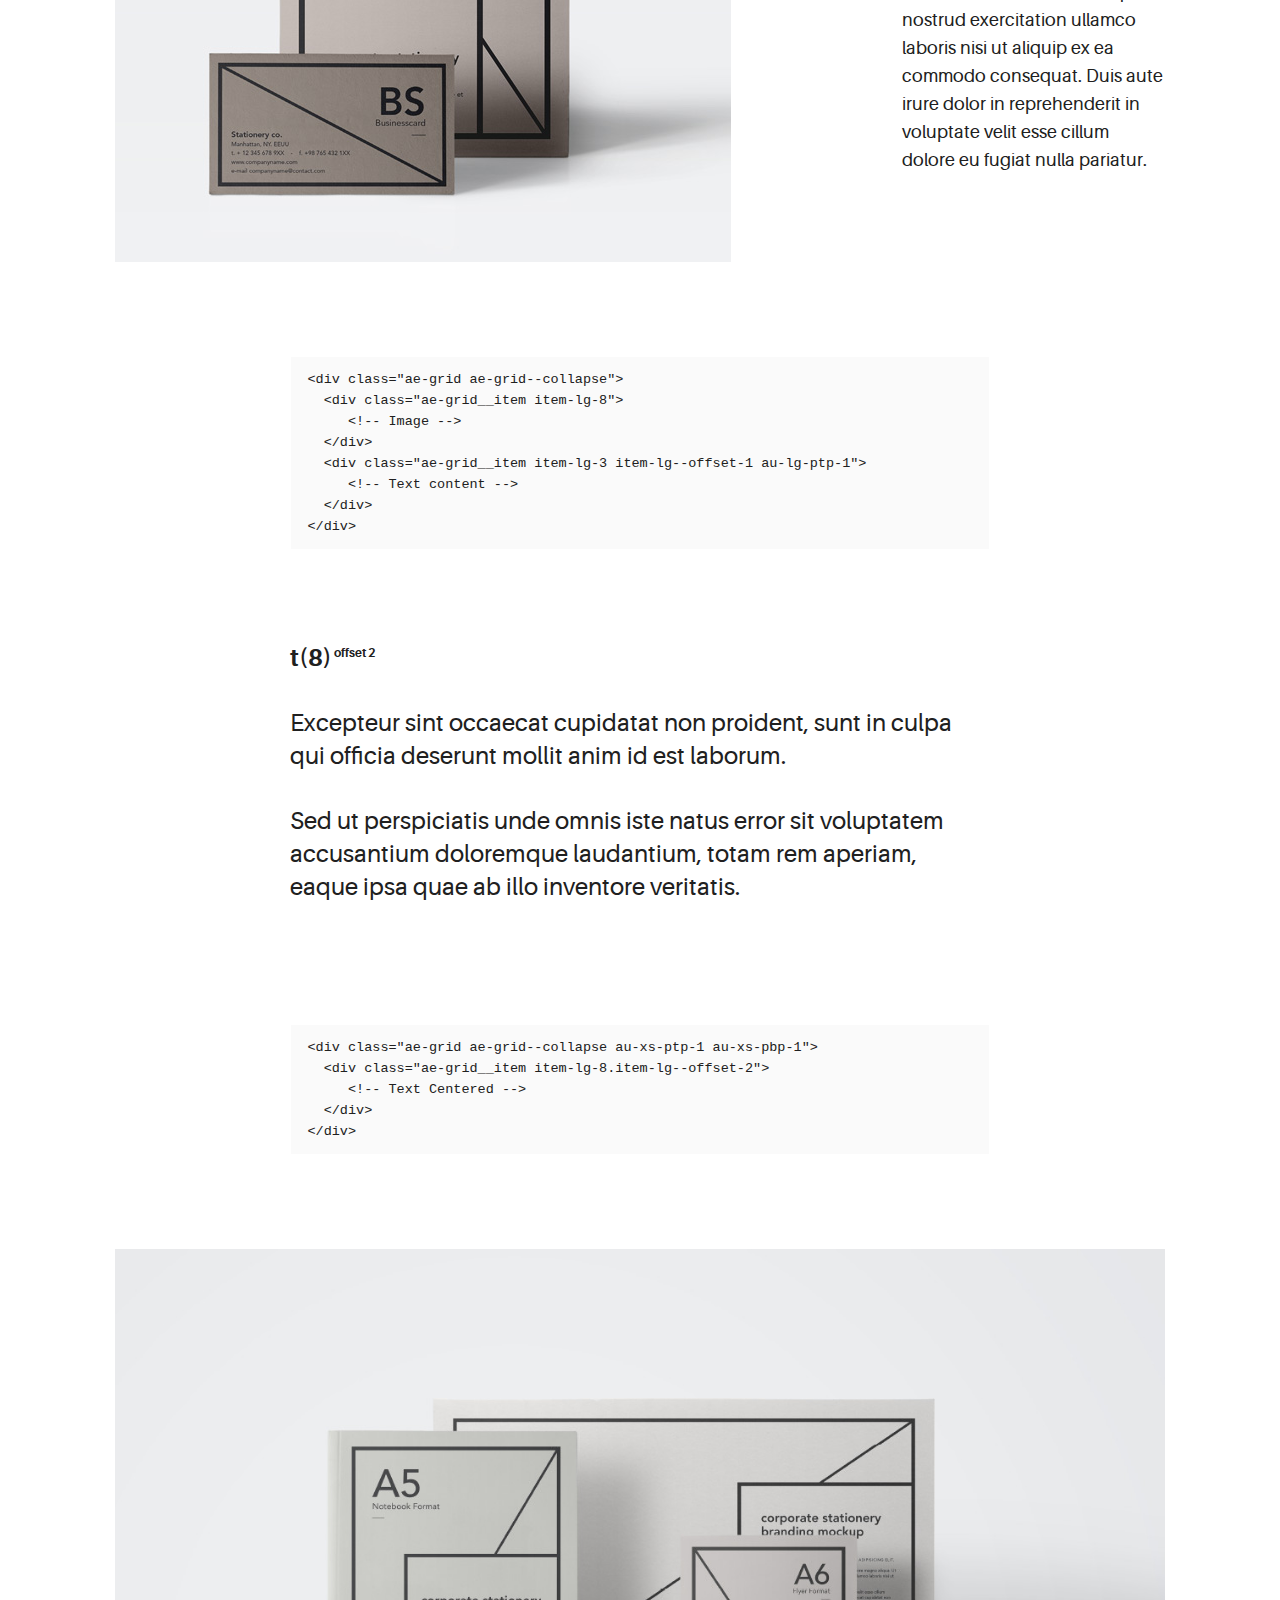
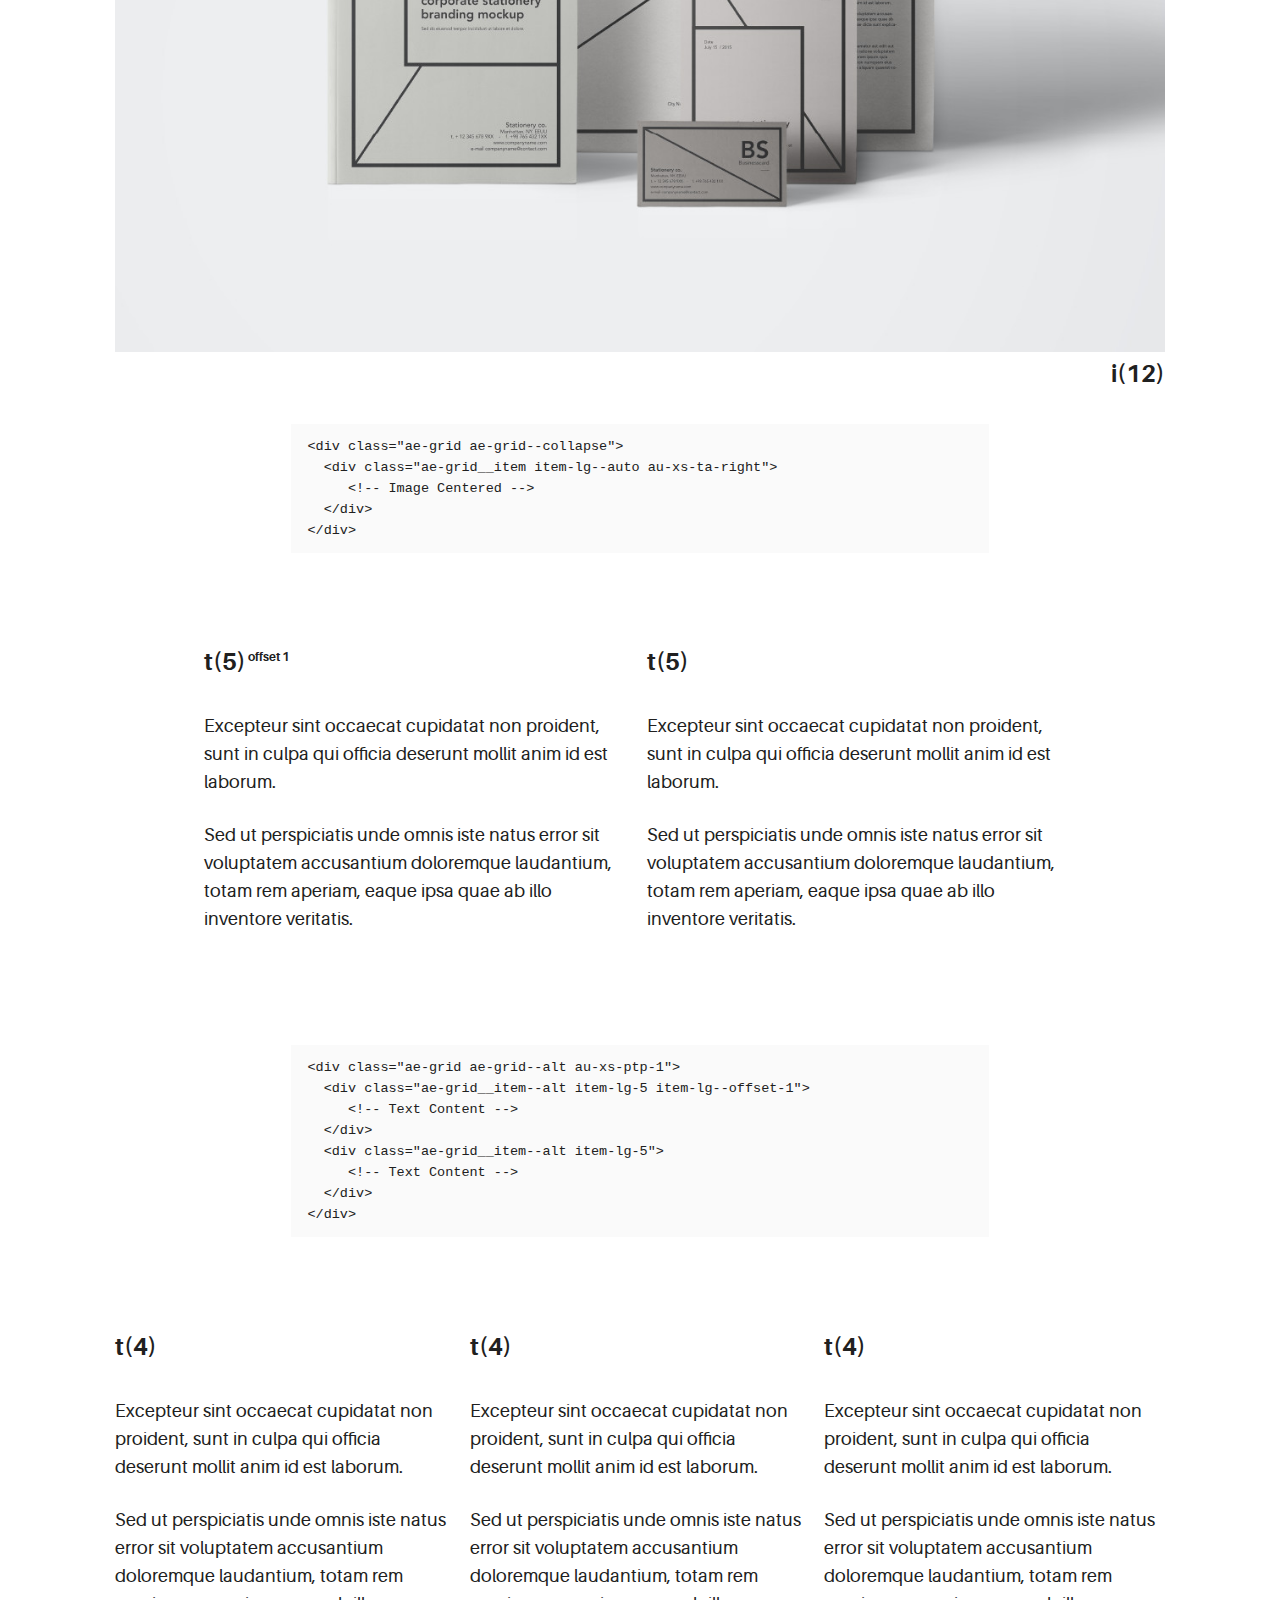
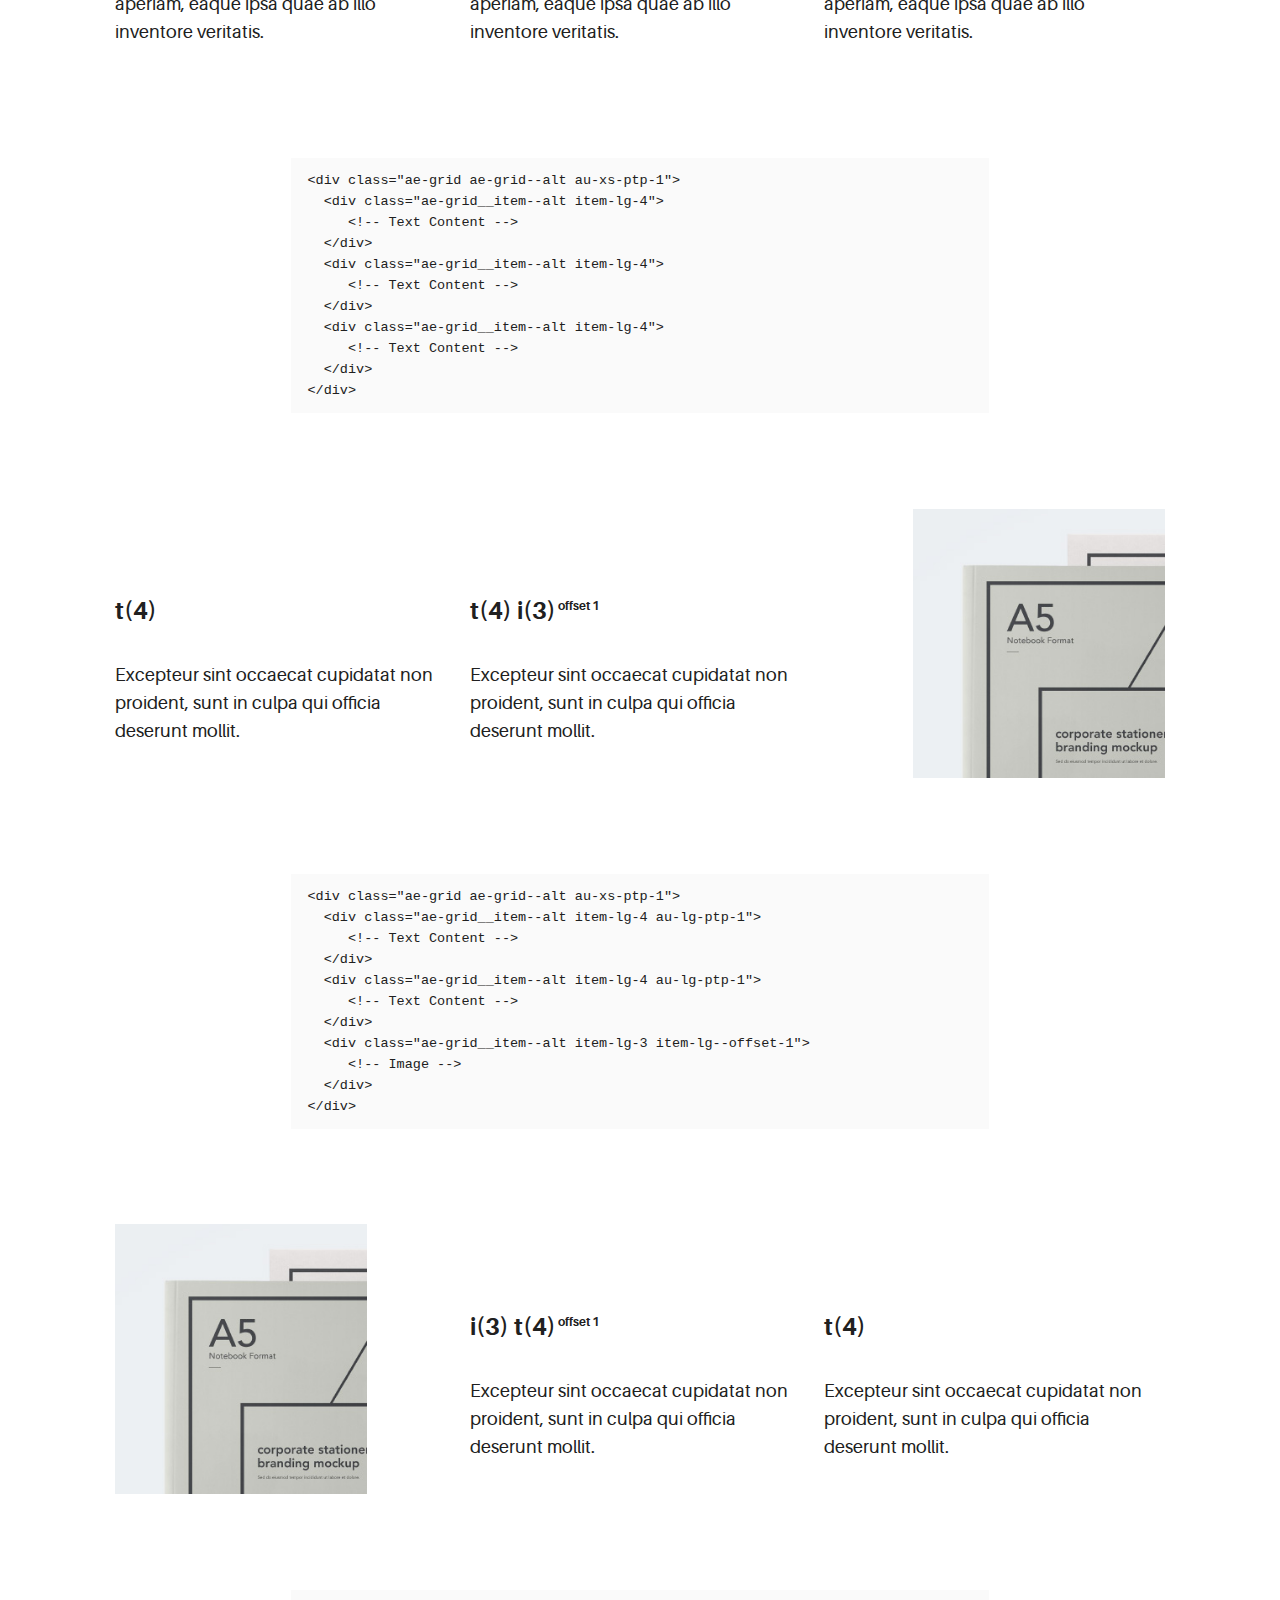
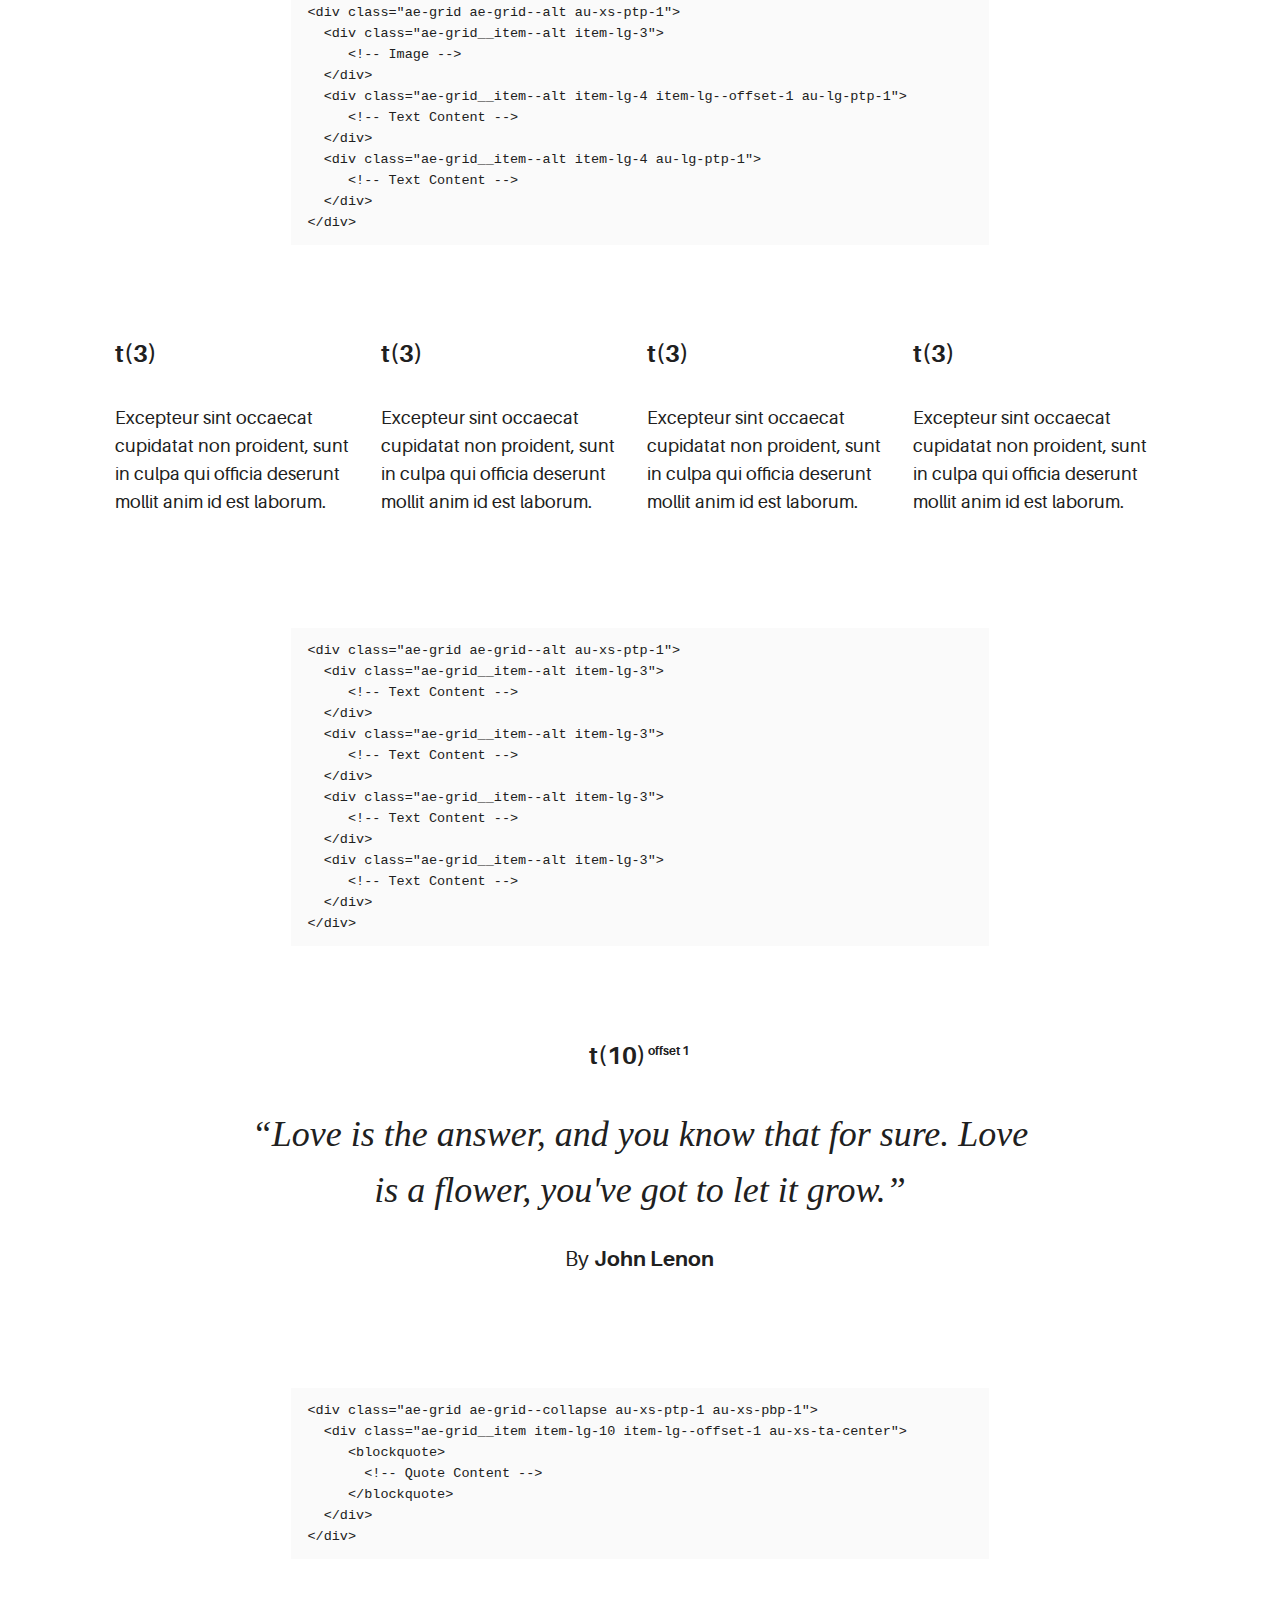
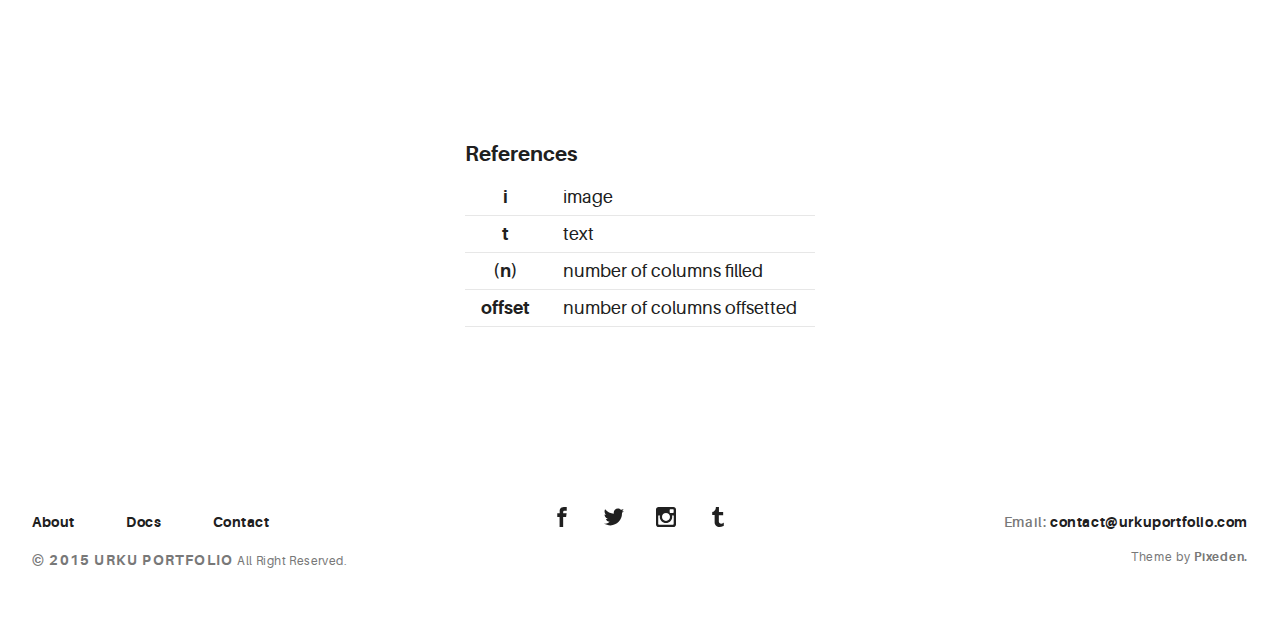
<file: design-styles.html>
<!DOCTYPE html>
<html>
  <head>
    <meta name="viewport" content="width=device-width, initial-scale=1.0">
    <meta charset="UTF-8">
    <title>Urku Portfolio :: Pixeden</title>
    <link rel="icon" type="image/svg+xml" href="assets/img/urku-ico.svg">
    <link rel="stylesheet" href="assets/css/aurora-pack.min.css">
    <link rel="stylesheet" href="assets/css/aurora-theme-base.min.css">
    <link rel="stylesheet" href="assets/css/urku.css">
  </head>
  <body class="top-fixed">
    <header class="ae-container-fluid ae-container-fluid--full rk-header ">
      <input type="checkbox" id="mobile-menu" class="rk-mobile-menu">
      <label for="mobile-menu">
        <svg>
          <use xlink:href="assets/img/symbols.svg#bar"></use>
        </svg>
        <svg>
          <use xlink:href="assets/img/symbols.svg#bar"></use>
        </svg>
        <svg>
          <use xlink:href="assets/img/symbols.svg#bar"></use>
        </svg>
      </label>
      <div class="ae-container-fluid rk-topbar">
        <h1 class="rk-logo"><a href="index.html">urku portfolio<sup>tm</sup></a></h1>
        <nav class="rk-navigation">
          <ul class="rk-menu">
            <li class="rk-menu__item"><a href="index.html" class="rk-menu__link">Home</a>
            </li>
            <li class="rk-menu__item"><a href="portfolio.html" class="rk-menu__link">Portfolio</a>
              <nav class="rk-menu__sub">
                <ul class="rk-container">
                  <li class="rk-menu__item"><a href="portfolio.html" class="rk-menu__link">Flex</a></li>
                  <li class="rk-menu__item"><a href="portfolio-alt.html" class="rk-menu__link">Switch</a></li>
                  <li class="rk-menu__item"><a href="portfolio-raw.html" class="rk-menu__link">Static</a></li>
                  <li class="rk-menu__item"><a href="portfolio-masonry.html" class="rk-menu__link">Masonry</a></li>
                </ul>
              </nav>
            </li>
            <li class="rk-menu__item"><a href="blog.html" class="rk-menu__link">Blog</a>
            </li>
            <li class="active rk-menu__item"><a href="#0" class="rk-menu__link">Pages</a>
              <nav class="rk-menu__sub">
                <ul class="rk-container">
                  <li class="rk-menu__item"><a href="about.html" class="rk-menu__link">About</a></li>
                  <li class="rk-menu__item"><a href="documentation.html" class="rk-menu__link">Documentation</a></li>
                  <li class="rk-menu__item"><a href="design-styles.html" class="rk-menu__link">Design Styles</a></li>
                </ul>
              </nav>
            </li>
            <li class="rk-menu__item"><a href="contact.html" class="rk-menu__link">Contact Us</a>
            </li>
          </ul>
          <form class="rk-search">
            <input type="text" placeholder="Search" id="urku-search" class="rk-search-field">
            <label for="urku-search">
              <svg>
                <use xlink:href="assets/img/symbols.svg#icon-search"></use>
              </svg>
            </label>
          </form>
        </nav>
      </div>
    </header>
    <section class="ae-container-fluid ae-container-fluid--full rk-main">
      <div class="item-inside__meta">
        <h1 class="ae-u-bolder rk-portfolio-title ">Urku Inner Pages</h1>
        <p class="ae-theta rk-portfolio-category ">Design Styles</p>
      </div>
      <div class="ae-container-fluid ae-container-fluid--inner">
        <div class="ae-grid ae-grid--collapse au-xs-ptp-1">
          <div class="ae-grid__item item-lg-5 au-lg-ptp-1">
            <h4 class="ae-u-bolder">t(5) | i(6)<sup class="ae-mi"> offset 1</sup></h4>
            <p>A series of essential stationery format to showcase your branding projects. </p>
            <p>It includes a A6 flyer, A5 folder, A4 horizontal paper and a business card mockup. You can easily put your own graphics and create a new layout according to your needs.</p>
          </div>
          <div class="ae-grid__item item-lg-6 item-lg--offset-1"><img src="assets/img/inner-1.jpg" alt="Urku Portfolio"></div>
        </div>
        <div class="ae-grid au-xs-ptp-1">
          <div class="ae-grid__item item-lg-8 item-lg--offset-2">
            <pre><code>&lt;div class=&quot;ae-grid ae-grid--collapse&quot;&gt; 
  &lt;div class=&quot;ae-grid__item item-lg-5 au-lg-ptp-1&quot;&gt;
     &lt;!-- Text content --&gt;
  &lt;/div&gt;
  &lt;div class=&quot;ae-grid__item item-lg-6 item-lg--offset-1&quot;&gt;
     &lt;!-- Image --&gt;
  &lt;/div&gt;
&lt;/div&gt;</code></pre>
          </div>
        </div>
        <div class="ae-grid ae-grid--collapse au-xs-ptp-1">
          <div class="ae-grid__item item-lg-6"><img src="assets/img/inner-1.jpg" alt="Urku Portfolio"></div>
          <div class="ae-grid__item item-lg-5 au-lg-ptp-1 item-lg--offset-1">
            <h4 class="ae-u-bolder">i(6) | t(5)<sup class="ae-mi"> offset 1</sup></h4>
            <p>A series of essential stationery format to showcase your branding projects. </p>
            <p>It includes a A6 flyer, A5 folder, A4 horizontal paper and a business card mockup. You can easily put your own graphics and create a new layout according to your needs.</p>
          </div>
        </div>
        <div class="ae-grid au-xs-ptp-1">
          <div class="ae-grid__item item-lg-8 item-lg--offset-2">
            <pre><code>&lt;div class=&quot;ae-grid ae-grid--collapse&quot;&gt; 
  &lt;div class=&quot;ae-grid__item item-lg-6&quot;&gt;
     &lt;!-- Image --&gt;
  &lt;/div&gt;
  &lt;div class=&quot;ae-grid__item item-lg-5 au-lg-ptp-1 item-lg--offset-1&quot;&gt;
     &lt;!-- Text content --&gt;
  &lt;/div&gt;
&lt;/div&gt;</code></pre>
          </div>
        </div>
        <div class="ae-grid ae-grid--collapse au-xs-ptp-1">
          <div class="ae-grid__item item-lg-7 au-lg-ptp-1">
            <h4 class="ae-u-bolder">t(7) | i(4)<sup class="ae-mi"> offset 1</sup></h4>
            <p>A series of essential stationery format to showcase your branding projects. </p>
            <p>It includes a A6 flyer, A5 folder, A4 horizontal paper and a business card mockup. You can easily put your own graphics and create a new layout according to your needs.</p>
          </div>
          <div class="ae-grid__item item-lg-4 item-lg--offset-1"><img src="assets/img/inner-1.jpg" alt="Urku Portfolio"></div>
        </div>
        <div class="ae-grid au-xs-ptp-1">
          <div class="ae-grid__item item-lg-8 item-lg--offset-2">
            <pre><code>&lt;div class=&quot;ae-grid ae-grid--collapse&quot;&gt; 
  &lt;div class=&quot;ae-grid__item item-lg-7 au-lg-ptp-1&quot;&gt;
     &lt;!-- Text content --&gt;
  &lt;/div&gt;
  &lt;div class=&quot;ae-grid__item item-lg-4 item-lg--offset-1&quot;&gt;
     &lt;!-- Image --&gt;
  &lt;/div&gt;
&lt;/div&gt;</code></pre>
          </div>
        </div>
        <div class="ae-grid ae-grid--collapse au-xs-ptp-1">
          <div class="ae-grid__item item-lg-8"><img src="assets/img/inner-1.jpg" alt="Urku Portfolio"></div>
          <div class="ae-grid__item item-lg-3 item-lg--offset-1 au-lg-ptp-1">
            <h4 class="ae-u-bolder">i(8) | t(3)<sup class="ae-mi"> offset 1</sup></h4>
            <p>Lorem ipsum dolor sit amet, consectetur adipiscing elit, sed do eiusmod tempor incididunt ut labore et dolore magna aliqua. </p>
            <p>Ut enim ad minim veniam, quis nostrud exercitation ullamco laboris nisi ut aliquip ex ea commodo consequat. Duis aute irure dolor in reprehenderit in voluptate velit esse cillum dolore eu fugiat nulla pariatur. </p>
          </div>
        </div>
        <div class="ae-grid au-xs-ptp-1">
          <div class="ae-grid__item item-lg-8 item-lg--offset-2">
            <pre><code>&lt;div class=&quot;ae-grid ae-grid--collapse&quot;&gt; 
  &lt;div class=&quot;ae-grid__item item-lg-8&quot;&gt;
     &lt;!-- Image --&gt;
  &lt;/div&gt;
  &lt;div class=&quot;ae-grid__item item-lg-3 item-lg--offset-1 au-lg-ptp-1&quot;&gt;
     &lt;!-- Text content --&gt;
  &lt;/div&gt;
&lt;/div&gt;</code></pre>
          </div>
        </div>
        <div class="ae-grid ae-grid--collapse au-xs-ptp-1 au-xs-pbp-1">
          <div class="ae-grid__item item-lg-8 item-lg--offset-2">
            <h4 class="ae-u-bolder">t(8)<sup class="ae-mi"> offset 2</sup></h4>
            <p class="ae-eta">Excepteur sint occaecat cupidatat non proident, sunt in culpa qui officia deserunt mollit anim id est laborum.</p>
            <p class="ae-eta">Sed ut perspiciatis unde omnis iste natus error sit voluptatem accusantium doloremque laudantium, totam rem aperiam, eaque ipsa quae ab illo inventore veritatis.</p>
          </div>
        </div>
        <div class="ae-grid">
          <div class="ae-grid__item item-lg-8 item-lg--offset-2">
            <pre><code>&lt;div class=&quot;ae-grid ae-grid--collapse au-xs-ptp-1 au-xs-pbp-1&quot;&gt; 
  &lt;div class=&quot;ae-grid__item item-lg-8.item-lg--offset-2&quot;&gt;
     &lt;!-- Text Centered --&gt;
  &lt;/div&gt;
&lt;/div&gt;</code></pre>
          </div>
        </div>
        <div class="ae-grid ae-grid--collapse au-xs-ptp-1">
          <div class="ae-grid__item item-lg--auto au-xs-ta-right"><img src="assets/img/project-1.jpg" alt="Urku Portfolio">
            <h4 class="ae-u-bolder">i(12)</h4>
          </div>
        </div>
        <div class="ae-grid">
          <div class="ae-grid__item item-lg-8 item-lg--offset-2">
            <pre><code>&lt;div class=&quot;ae-grid ae-grid--collapse&quot;&gt; 
  &lt;div class=&quot;ae-grid__item item-lg--auto au-xs-ta-right&quot;&gt;
     &lt;!-- Image Centered --&gt;
  &lt;/div&gt;
&lt;/div&gt;</code></pre>
          </div>
        </div>
        <div class="ae-grid ae-grid--alt au-xs-ptp-1">
          <div class="ae-grid__item--alt item-lg-5 item-lg--offset-1">
            <h4 class="ae-u-bolder">t(5)<sup class="ae-mi"> offset 1</sup></h4>
            <p>Excepteur sint occaecat cupidatat non proident, sunt in culpa qui officia deserunt mollit anim id est laborum.</p>
            <p>Sed ut perspiciatis unde omnis iste natus error sit voluptatem accusantium doloremque laudantium, totam rem aperiam, eaque ipsa quae ab illo inventore veritatis.</p>
          </div>
          <div class="ae-grid__item--alt item-lg-5">
            <h4 class="ae-u-bolder">t(5)</h4>
            <p>Excepteur sint occaecat cupidatat non proident, sunt in culpa qui officia deserunt mollit anim id est laborum.</p>
            <p>Sed ut perspiciatis unde omnis iste natus error sit voluptatem accusantium doloremque laudantium, totam rem aperiam, eaque ipsa quae ab illo inventore veritatis.</p>
          </div>
        </div>
        <div class="ae-grid au-xs-ptp-1">
          <div class="ae-grid__item item-lg-8 item-lg--offset-2">
            <pre><code>&lt;div class=&quot;ae-grid ae-grid--alt au-xs-ptp-1&quot;&gt; 
  &lt;div class=&quot;ae-grid__item--alt item-lg-5 item-lg--offset-1&quot;&gt;
     &lt;!-- Text Content --&gt;
  &lt;/div&gt;
  &lt;div class=&quot;ae-grid__item--alt item-lg-5&quot;&gt;
     &lt;!-- Text Content --&gt;
  &lt;/div&gt;
&lt;/div&gt;</code></pre>
          </div>
        </div>
        <div class="ae-grid ae-grid--alt au-xs-ptp-1">
          <div class="ae-grid__item--alt item-lg-4">
            <h4 class="ae-u-bolder">t(4)</h4>
            <p>Excepteur sint occaecat cupidatat non proident, sunt in culpa qui officia deserunt mollit anim id est laborum.</p>
            <p>Sed ut perspiciatis unde omnis iste natus error sit voluptatem accusantium doloremque laudantium, totam rem aperiam, eaque ipsa quae ab illo inventore veritatis.</p>
          </div>
          <div class="ae-grid__item--alt item-lg-4">
            <h4 class="ae-u-bolder">t(4)</h4>
            <p>Excepteur sint occaecat cupidatat non proident, sunt in culpa qui officia deserunt mollit anim id est laborum.</p>
            <p>Sed ut perspiciatis unde omnis iste natus error sit voluptatem accusantium doloremque laudantium, totam rem aperiam, eaque ipsa quae ab illo inventore veritatis.</p>
          </div>
          <div class="ae-grid__item--alt item-lg-4">
            <h4 class="ae-u-bolder">t(4)</h4>
            <p>Excepteur sint occaecat cupidatat non proident, sunt in culpa qui officia deserunt mollit anim id est laborum.</p>
            <p>Sed ut perspiciatis unde omnis iste natus error sit voluptatem accusantium doloremque laudantium, totam rem aperiam, eaque ipsa quae ab illo inventore veritatis.</p>
          </div>
        </div>
        <div class="ae-grid au-xs-ptp-1">
          <div class="ae-grid__item item-lg-8 item-lg--offset-2">
            <pre><code>&lt;div class=&quot;ae-grid ae-grid--alt au-xs-ptp-1&quot;&gt; 
  &lt;div class=&quot;ae-grid__item--alt item-lg-4&quot;&gt;
     &lt;!-- Text Content --&gt;
  &lt;/div&gt;
  &lt;div class=&quot;ae-grid__item--alt item-lg-4&quot;&gt;
     &lt;!-- Text Content --&gt;
  &lt;/div&gt;
  &lt;div class=&quot;ae-grid__item--alt item-lg-4&quot;&gt;
     &lt;!-- Text Content --&gt;
  &lt;/div&gt;
&lt;/div&gt;</code></pre>
          </div>
        </div>
        <div class="ae-grid ae-grid--alt au-xs-ptp-1">
          <div class="ae-grid__item--alt item-lg-4 au-lg-ptp-1">
            <h4 class="ae-u-bolder">t(4)</h4>
            <p>Excepteur sint occaecat cupidatat non proident, sunt in culpa qui officia deserunt mollit.</p>
          </div>
          <div class="ae-grid__item--alt item-lg-4 au-lg-ptp-1">
            <h4 class="ae-u-bolder">t(4) i(3)<sup class="ae-mi"> offset 1</sup></h4>
            <p>Excepteur sint occaecat cupidatat non proident, sunt in culpa qui officia deserunt mollit.</p>
          </div>
          <div class="ae-grid__item--alt item-lg-3 item-lg--offset-1"><img src="assets/img/inner-4.jpg" alt="Urku Portfolio"></div>
        </div>
        <div class="ae-grid au-xs-ptp-1">
          <div class="ae-grid__item item-lg-8 item-lg--offset-2">
            <pre><code>&lt;div class=&quot;ae-grid ae-grid--alt au-xs-ptp-1&quot;&gt; 
  &lt;div class=&quot;ae-grid__item--alt item-lg-4 au-lg-ptp-1&quot;&gt;
     &lt;!-- Text Content --&gt;
  &lt;/div&gt;
  &lt;div class=&quot;ae-grid__item--alt item-lg-4 au-lg-ptp-1&quot;&gt;
     &lt;!-- Text Content --&gt;
  &lt;/div&gt;
  &lt;div class=&quot;ae-grid__item--alt item-lg-3 item-lg--offset-1&quot;&gt;
     &lt;!-- Image --&gt;
  &lt;/div&gt;
&lt;/div&gt;</code></pre>
          </div>
        </div>
        <div class="ae-grid ae-grid--alt au-xs-ptp-1">
          <div class="ae-grid__item--alt item-lg-3"><img src="assets/img/inner-4.jpg" alt="Urku Portfolio"></div>
          <div class="ae-grid__item--alt item-lg-4 item-lg--offset-1 au-lg-ptp-1">
            <h4 class="ae-u-bolder">i(3) t(4)<sup class="ae-mi"> offset 1 </sup></h4>
            <p>Excepteur sint occaecat cupidatat non proident, sunt in culpa qui officia deserunt mollit.</p>
          </div>
          <div class="ae-grid__item--alt item-lg-4 au-lg-ptp-1">
            <h4 class="ae-u-bolder">t(4)</h4>
            <p>Excepteur sint occaecat cupidatat non proident, sunt in culpa qui officia deserunt mollit.</p>
          </div>
        </div>
        <div class="ae-grid au-xs-ptp-1">
          <div class="ae-grid__item item-lg-8 item-lg--offset-2">
            <pre><code>&lt;div class=&quot;ae-grid ae-grid--alt au-xs-ptp-1&quot;&gt; 
  &lt;div class=&quot;ae-grid__item--alt item-lg-3&quot;&gt;
     &lt;!-- Image --&gt;
  &lt;/div&gt;
  &lt;div class=&quot;ae-grid__item--alt item-lg-4 item-lg--offset-1 au-lg-ptp-1&quot;&gt;
     &lt;!-- Text Content --&gt;
  &lt;/div&gt;
  &lt;div class=&quot;ae-grid__item--alt item-lg-4 au-lg-ptp-1&quot;&gt;
     &lt;!-- Text Content --&gt;
  &lt;/div&gt;
&lt;/div&gt;</code></pre>
          </div>
        </div>
        <div class="ae-grid ae-grid--alt au-xs-ptp-1">
          <div class="ae-grid__item--alt item-lg-3">
            <h4 class="ae-u-bolder">t(3)</h4>
            <p>Excepteur sint occaecat cupidatat non proident, sunt in culpa qui officia deserunt mollit anim id est laborum.</p>
          </div>
          <div class="ae-grid__item--alt item-lg-3">
            <h4 class="ae-u-bolder">t(3)</h4>
            <p>Excepteur sint occaecat cupidatat non proident, sunt in culpa qui officia deserunt mollit anim id est laborum.</p>
          </div>
          <div class="ae-grid__item--alt item-lg-3">
            <h4 class="ae-u-bolder">t(3)</h4>
            <p>Excepteur sint occaecat cupidatat non proident, sunt in culpa qui officia deserunt mollit anim id est laborum.</p>
          </div>
          <div class="ae-grid__item--alt item-lg-3">
            <h4 class="ae-u-bolder">t(3)</h4>
            <p>Excepteur sint occaecat cupidatat non proident, sunt in culpa qui officia deserunt mollit anim id est laborum.</p>
          </div>
        </div>
        <div class="ae-grid au-xs-ptp-1">
          <div class="ae-grid__item item-lg-8 item-lg--offset-2">
            <pre><code>&lt;div class=&quot;ae-grid ae-grid--alt au-xs-ptp-1&quot;&gt; 
  &lt;div class=&quot;ae-grid__item--alt item-lg-3&quot;&gt;
     &lt;!-- Text Content --&gt;
  &lt;/div&gt;
  &lt;div class=&quot;ae-grid__item--alt item-lg-3&quot;&gt;
     &lt;!-- Text Content --&gt;
  &lt;/div&gt;
  &lt;div class=&quot;ae-grid__item--alt item-lg-3&quot;&gt;
     &lt;!-- Text Content --&gt;
  &lt;/div&gt;
  &lt;div class=&quot;ae-grid__item--alt item-lg-3&quot;&gt;
     &lt;!-- Text Content --&gt;
  &lt;/div&gt;
&lt;/div&gt;</code></pre>
          </div>
        </div>
        <div class="ae-grid ae-grid--collapse au-xs-ptp-1 au-xs-ptb-1">
          <div class="ae-grid__item item-lg-10 item-lg--offset-1 au-xs-ta-center">
            <h4 class="ae-u-bolder">t(10)<sup class="ae-mi"> offset 1 </sup></h4>
            <blockquote>
              <p class="ae-delta au-italic">“Love is the answer, and you know that for sure. Love is a flower, you've got to let it grow.”</p>
              <footer> 
                <p class="ae-theta">By <span class="ae-u-bolder">John Lenon</span></p>
              </footer>
            </blockquote>
          </div>
        </div>
        <div class="ae-grid au-xs-ptp-1">
          <div class="ae-grid__item item-lg-8 item-lg--offset-2">
            <pre><code>&lt;div class=&quot;ae-grid ae-grid--collapse au-xs-ptp-1 au-xs-pbp-1&quot;&gt; 
  &lt;div class=&quot;ae-grid__item item-lg-10 item-lg--offset-1 au-xs-ta-center&quot;&gt;
     &lt;blockquote&gt;
       &lt;!-- Quote Content --&gt;
     &lt;/blockquote&gt;
  &lt;/div&gt;
&lt;/div&gt;</code></pre>
          </div>
        </div>
        <div class="ae-grid ae-grid--collapse au-xs-ptp-2 au-xs-ptb-1">
          <div class="ae-grid__item item-lg-4 item-lg--offset-4">
            <h5 class="ae-u-bolder">References</h5>
            <table class="ae-table">
              <tbody>
                <tr>
                  <td class="au-xs-ta-center ae-u-bolder">i</td>
                  <td>image</td>
                </tr>
                <tr>
                  <td class="au-xs-ta-center ae-u-bolder">t</td>
                  <td>text</td>
                </tr>
                <tr>
                  <td class="au-xs-ta-center ae-u-bolder">(n)</td>
                  <td>number of columns filled</td>
                </tr>
                <tr>
                  <td class="au-xs-ta-center ae-u-bolder">offset</td>
                  <td>number of columns offsetted</td>
                </tr>
              </tbody>
            </table>
          </div>
        </div>
      </div>
    </section>
    <footer class="ae-container-fluid rk-footer ">
      <div class="ae-grid ae-grid--collapse">
        <div class="ae-grid__item item-lg-4 au-xs-ta-center au-lg-ta-left">
          <ul class="rk-menu rk-footer-menu">
            <li class="rk-menu__item"><a href="about.html" class="rk-menu__link">About</a>
            </li>
            <li class="rk-menu__item"><a href="documentation.html" class="rk-menu__link">Docs</a>
            </li>
            <li class="rk-menu__item"><a href="contact.html" class="rk-menu__link">Contact</a>
            </li>
          </ul>
          <p class="rk-footer__text rk-footer__copy "> <span class="ae-u-bold">© </span><span class="ae-u-bolder">2015 URKU PORTFOLIO </span>All Right Reserved.</p>
        </div>
        <div class="ae-grid__item item-lg-4 au-xs-ta-center"><a href="#0" class="rk-social-btn ">
            <svg>
              <use xlink:href="assets/img/symbols.svg#icon-facebook"></use>
            </svg></a><a href="#0" class="rk-social-btn ">
            <svg>
              <use xlink:href="assets/img/symbols.svg#icon-twitter"></use>
            </svg></a><a href="#0" class="rk-social-btn ">
            <svg>
              <use xlink:href="assets/img/symbols.svg#icon-pinterest"></use>
            </svg></a><a href="#0" class="rk-social-btn ">
            <svg>
              <use xlink:href="assets/img/symbols.svg#icon-tumblr"></use>
            </svg></a></div>
        <div class="ae-grid__item item-lg-4 au-xs-ta-center au-lg-ta-right">
          <p class="rk-footer__text rk-footer__contact "> <span class="ae-u-bold">Email: </span><span class="ae-u-bolder"> <a href="#0" class="rk-dark-color ">contact@urkuportfolio.com </a></span></p>
          <p class="rk-footer__text rk-footer__by">Theme by <a href="http://pixeden.com" class="ae-u-bolder">Pixeden.</a></p>
        </div>
      </div>
    </footer>
    <script src="assets/js/svg4everybody.min.js"></script>
    <script>svg4everybody();</script>
    <script src="assets/js/main.min.js"></script>
    <script>
      //- Select Code
      var pres = document.querySelectorAll('pre');
      [].slice.call(pres).forEach(function(elem, index){
        pres[index].addEventListener('click', function(){
          SelectText(this)
        })
      })
    </script>
  </body>
</html>
</file>
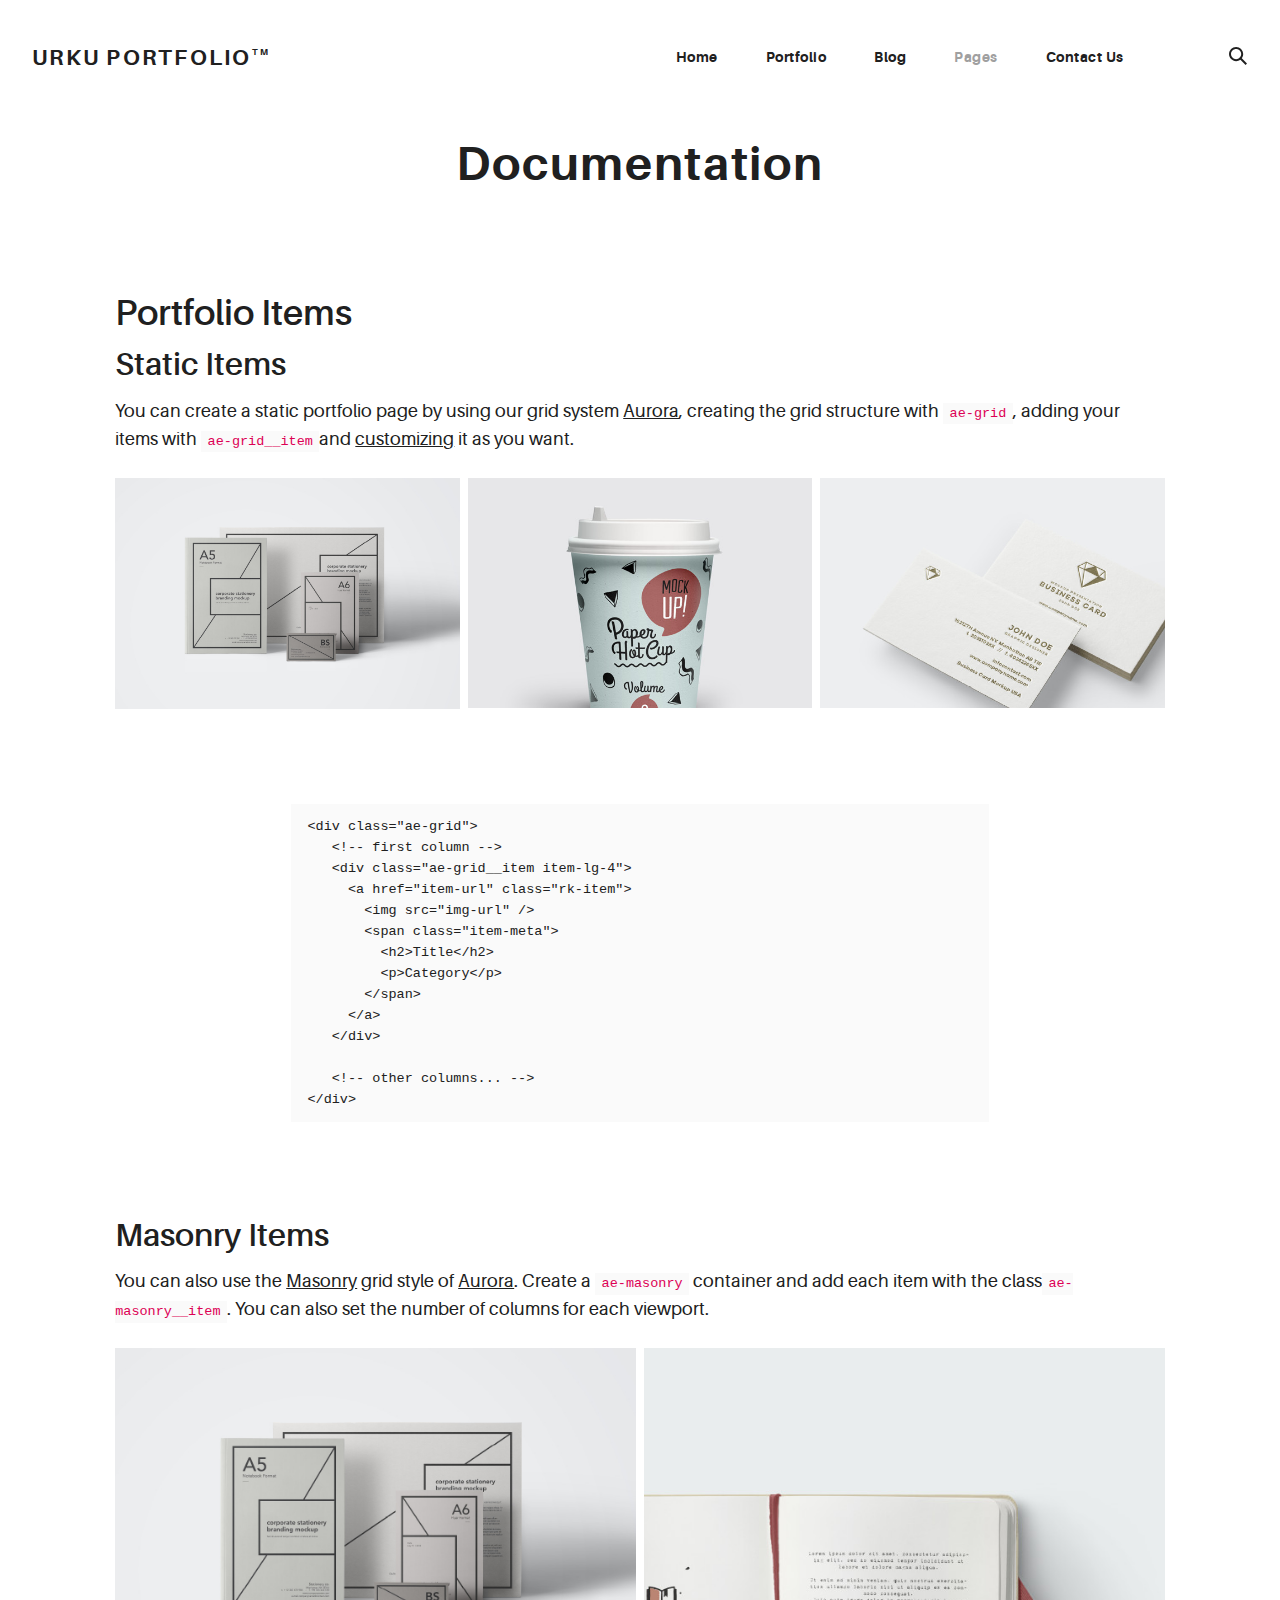
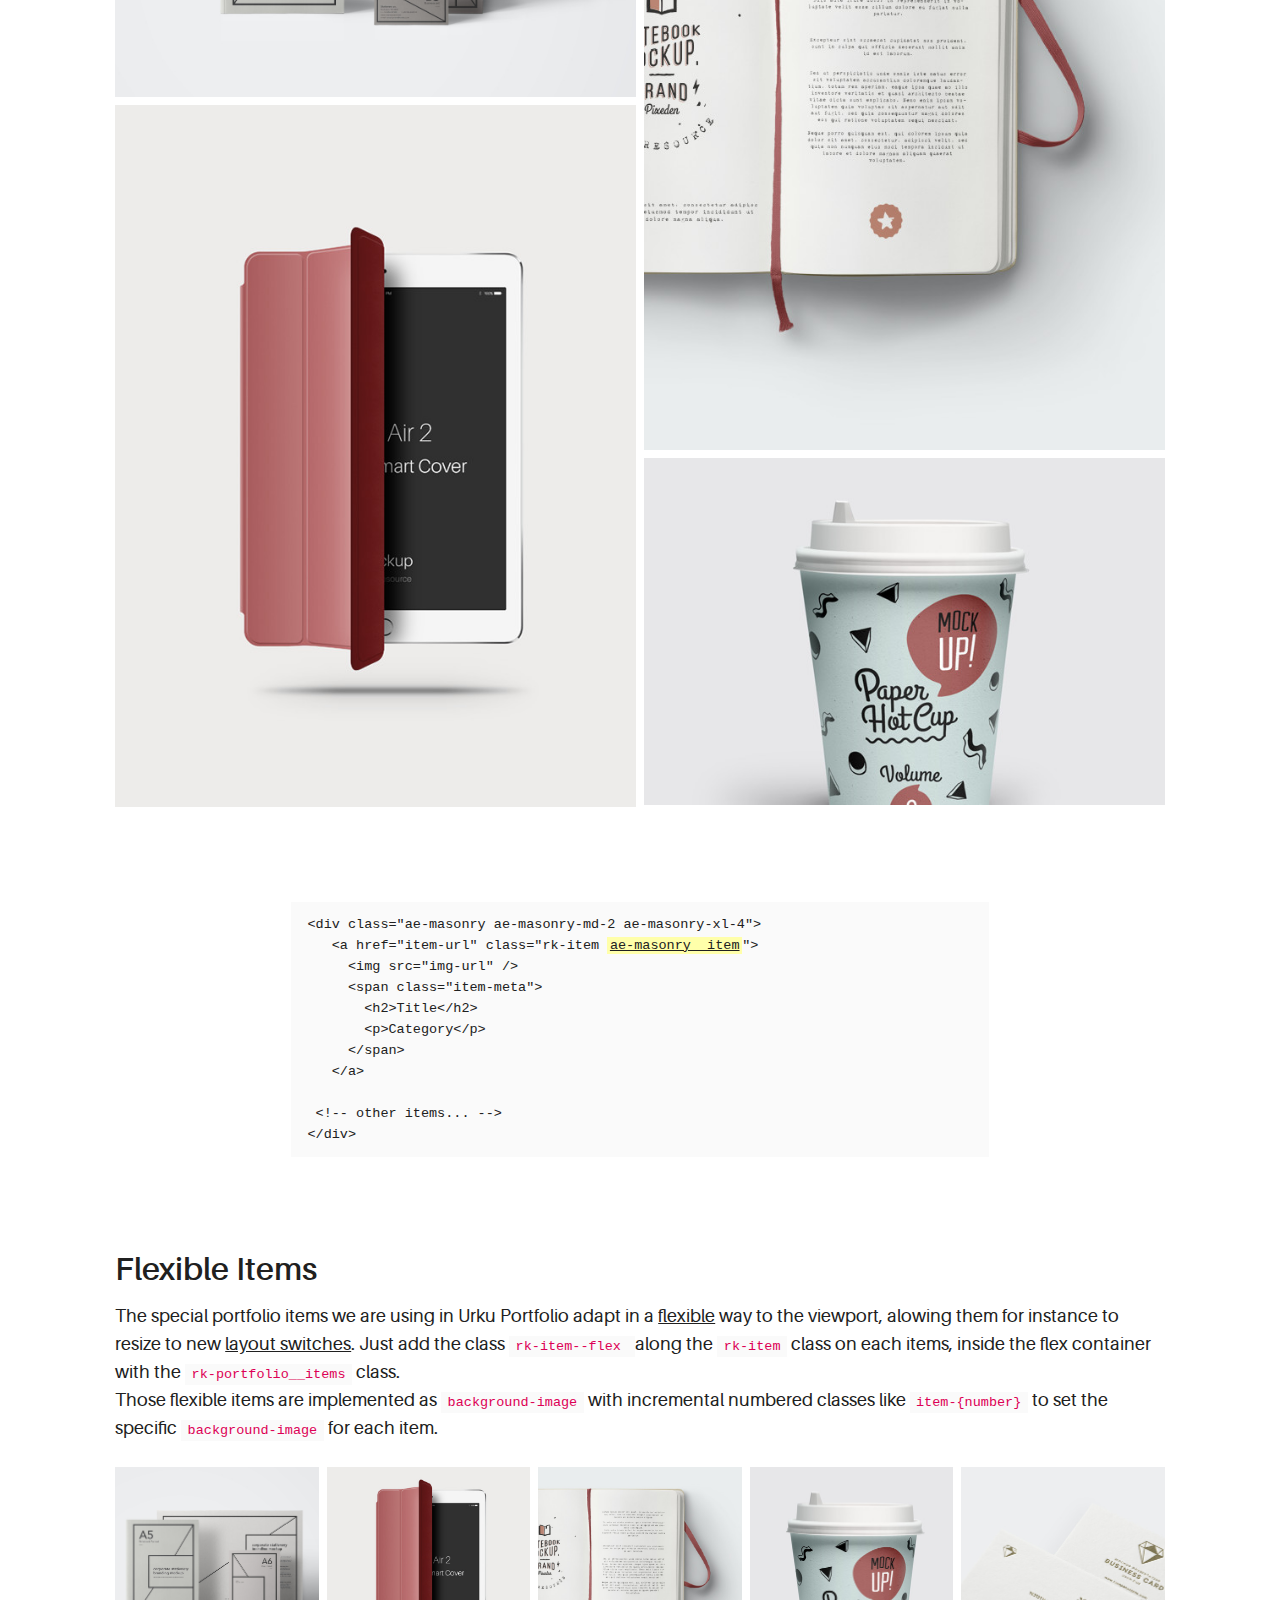
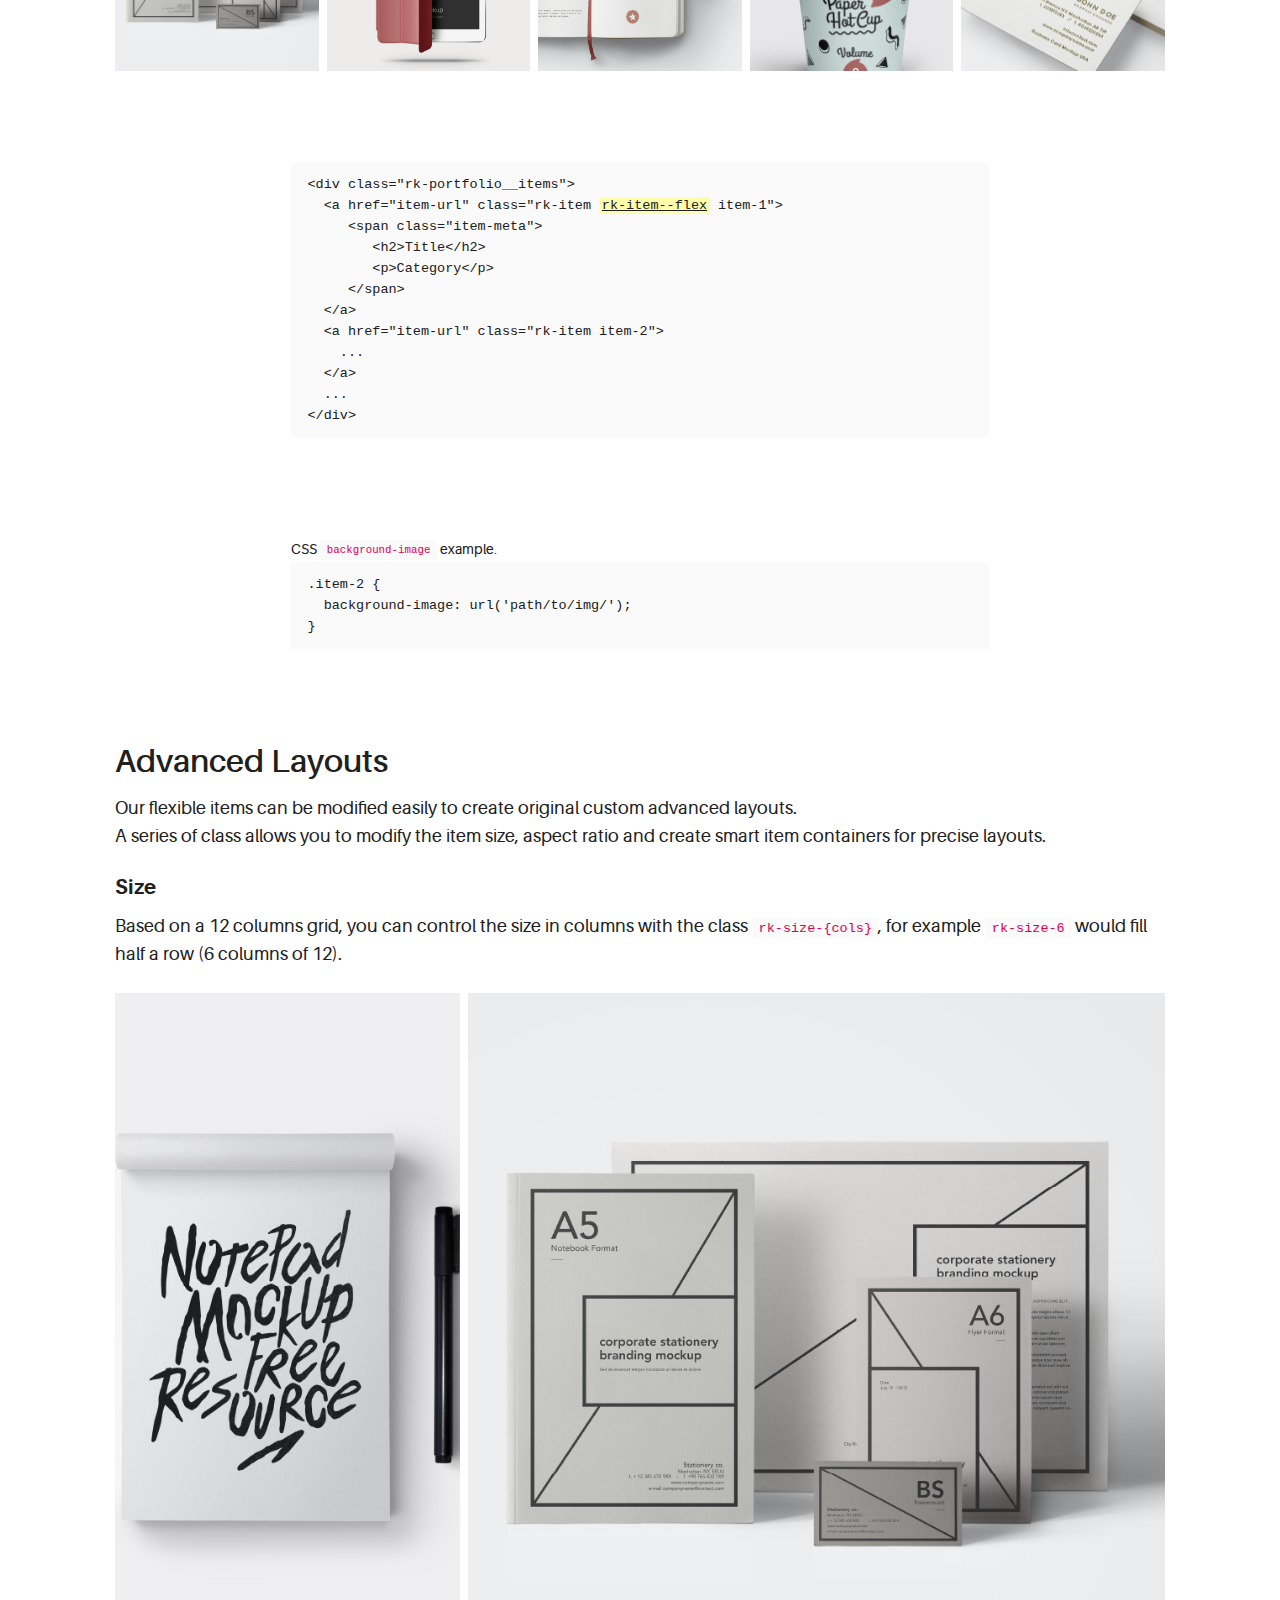
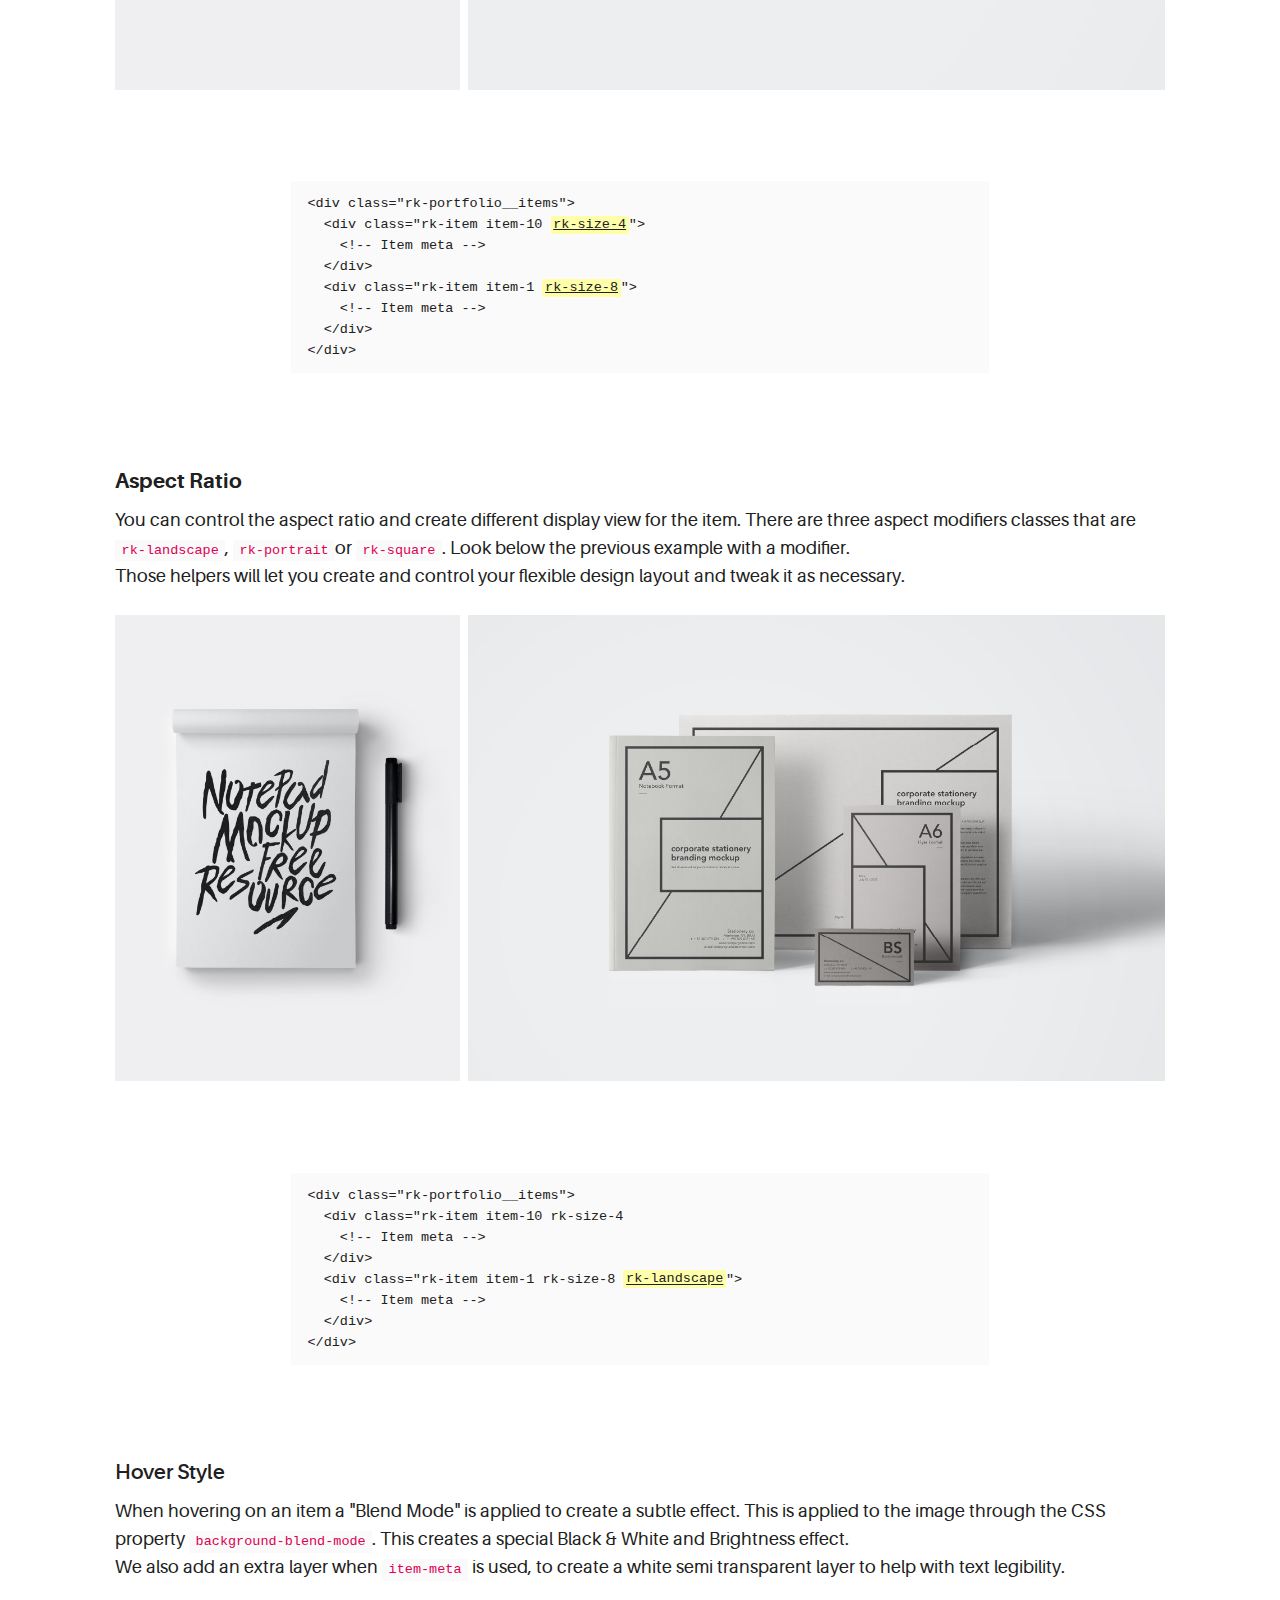
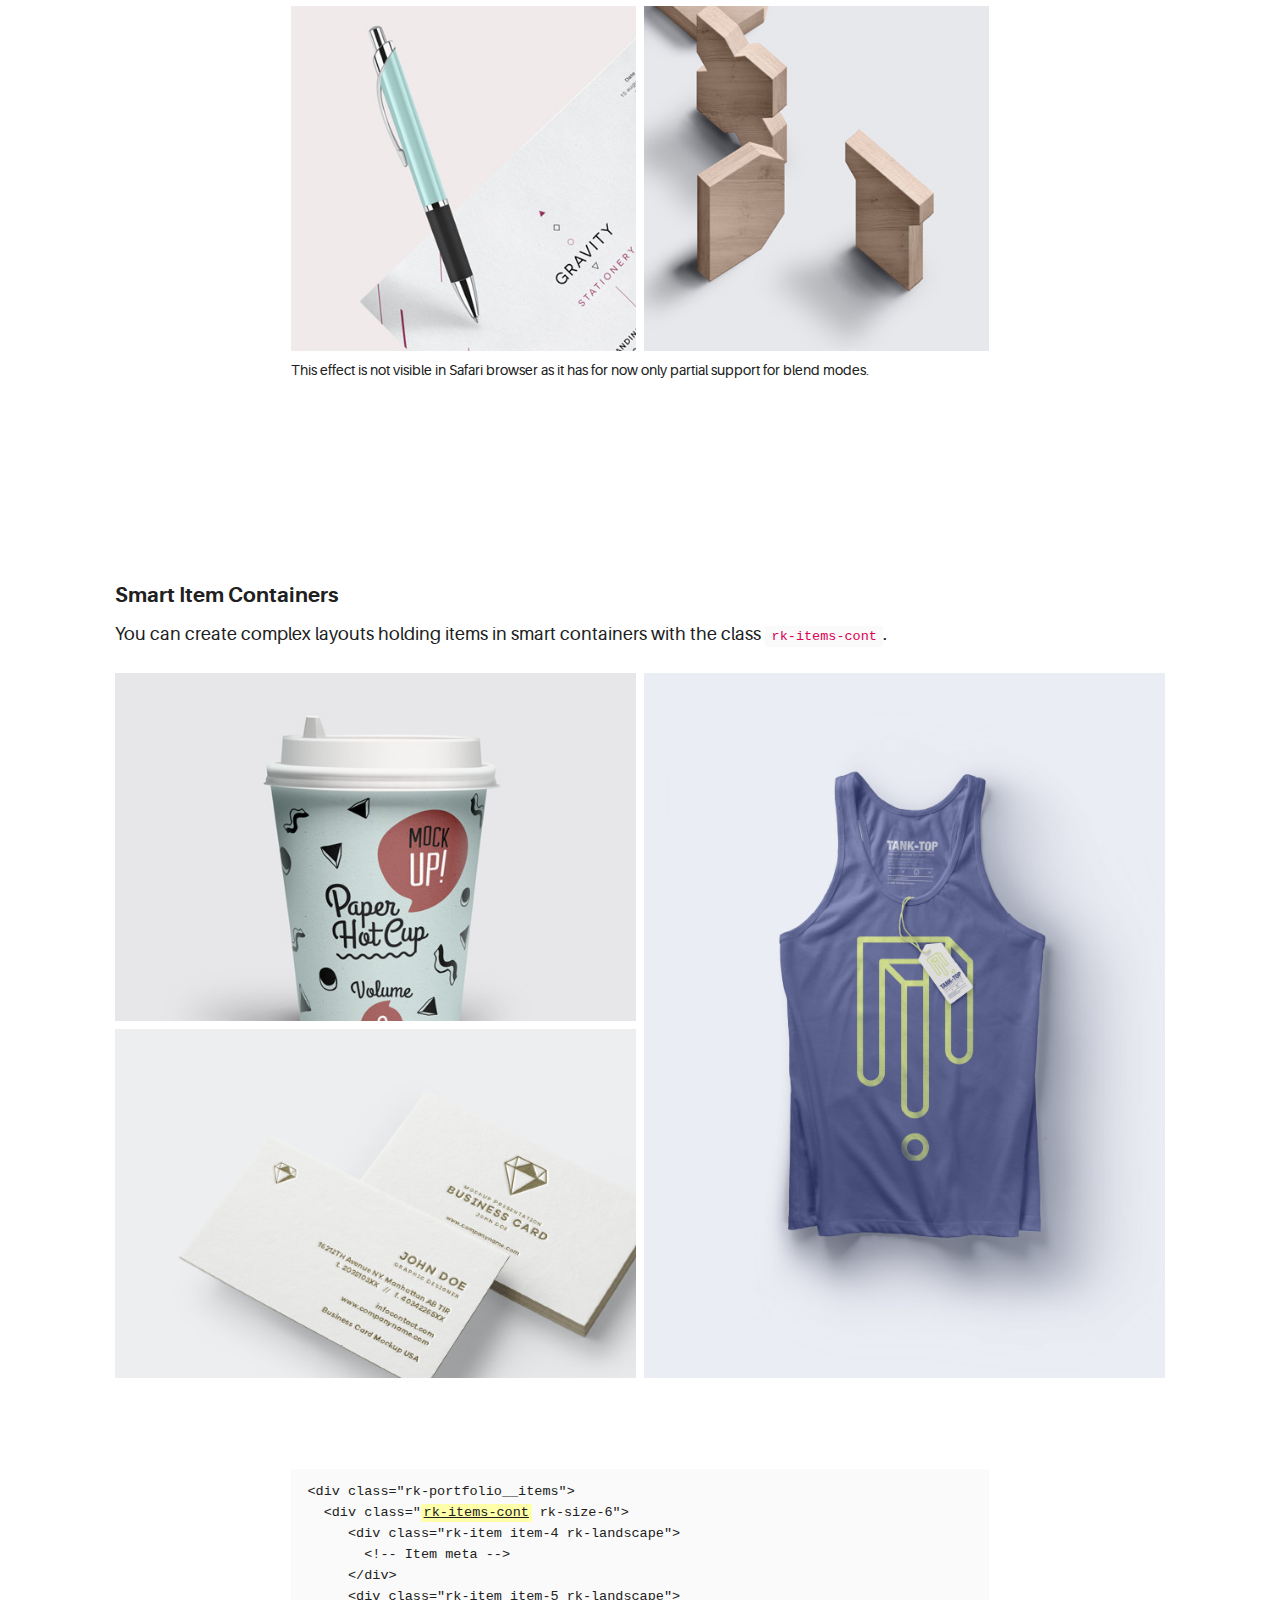
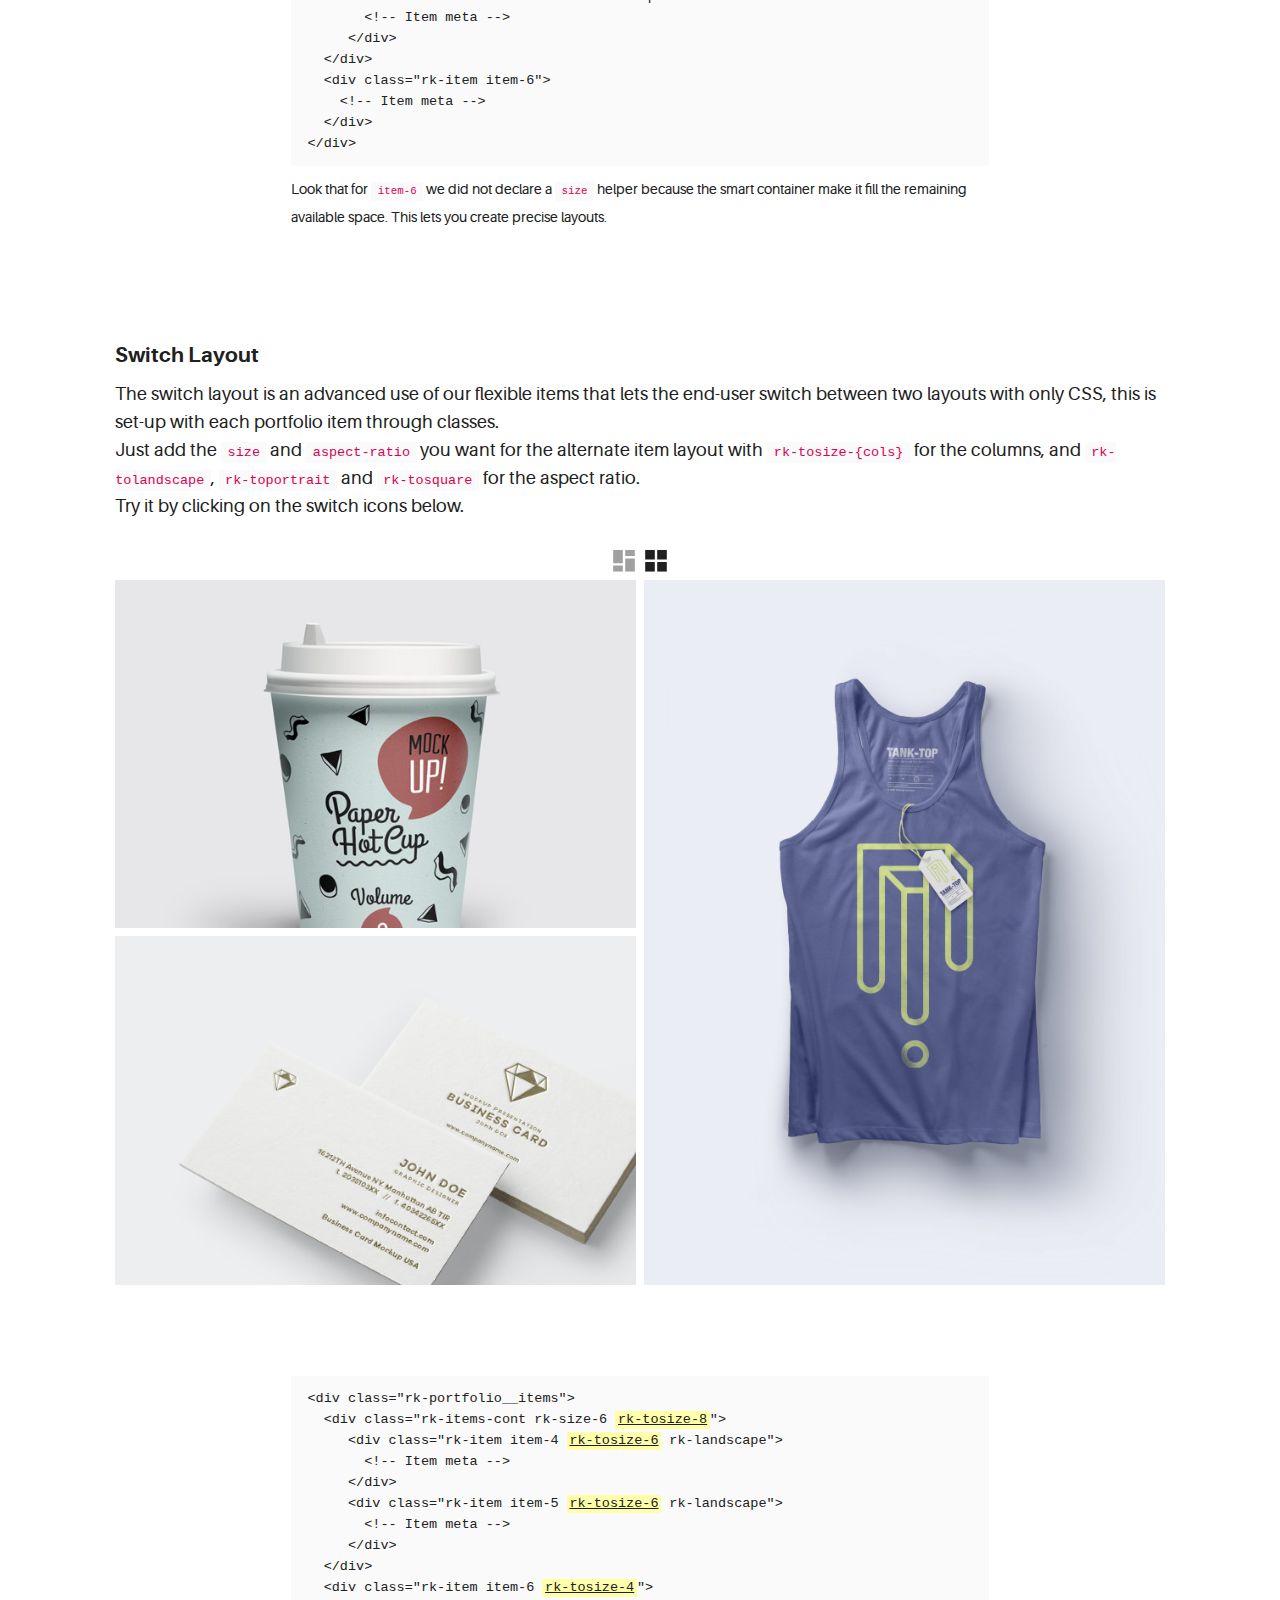
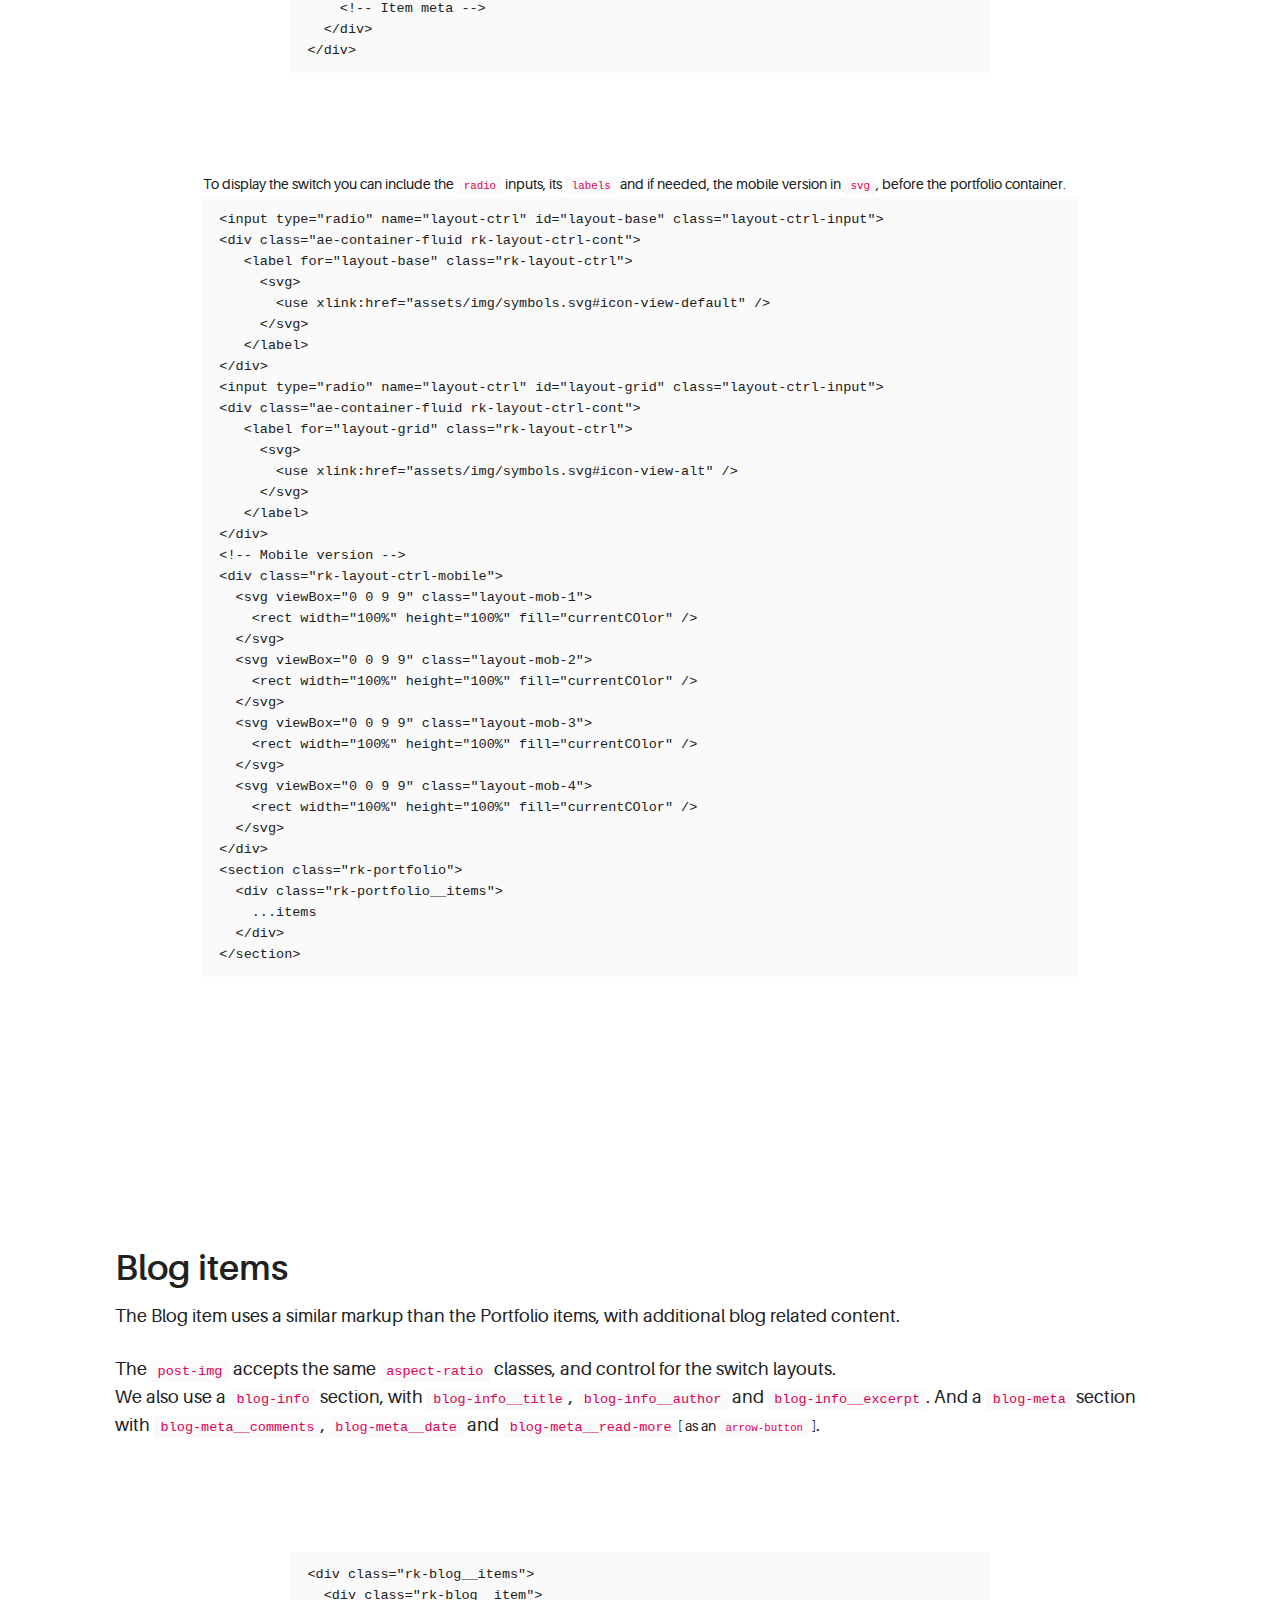
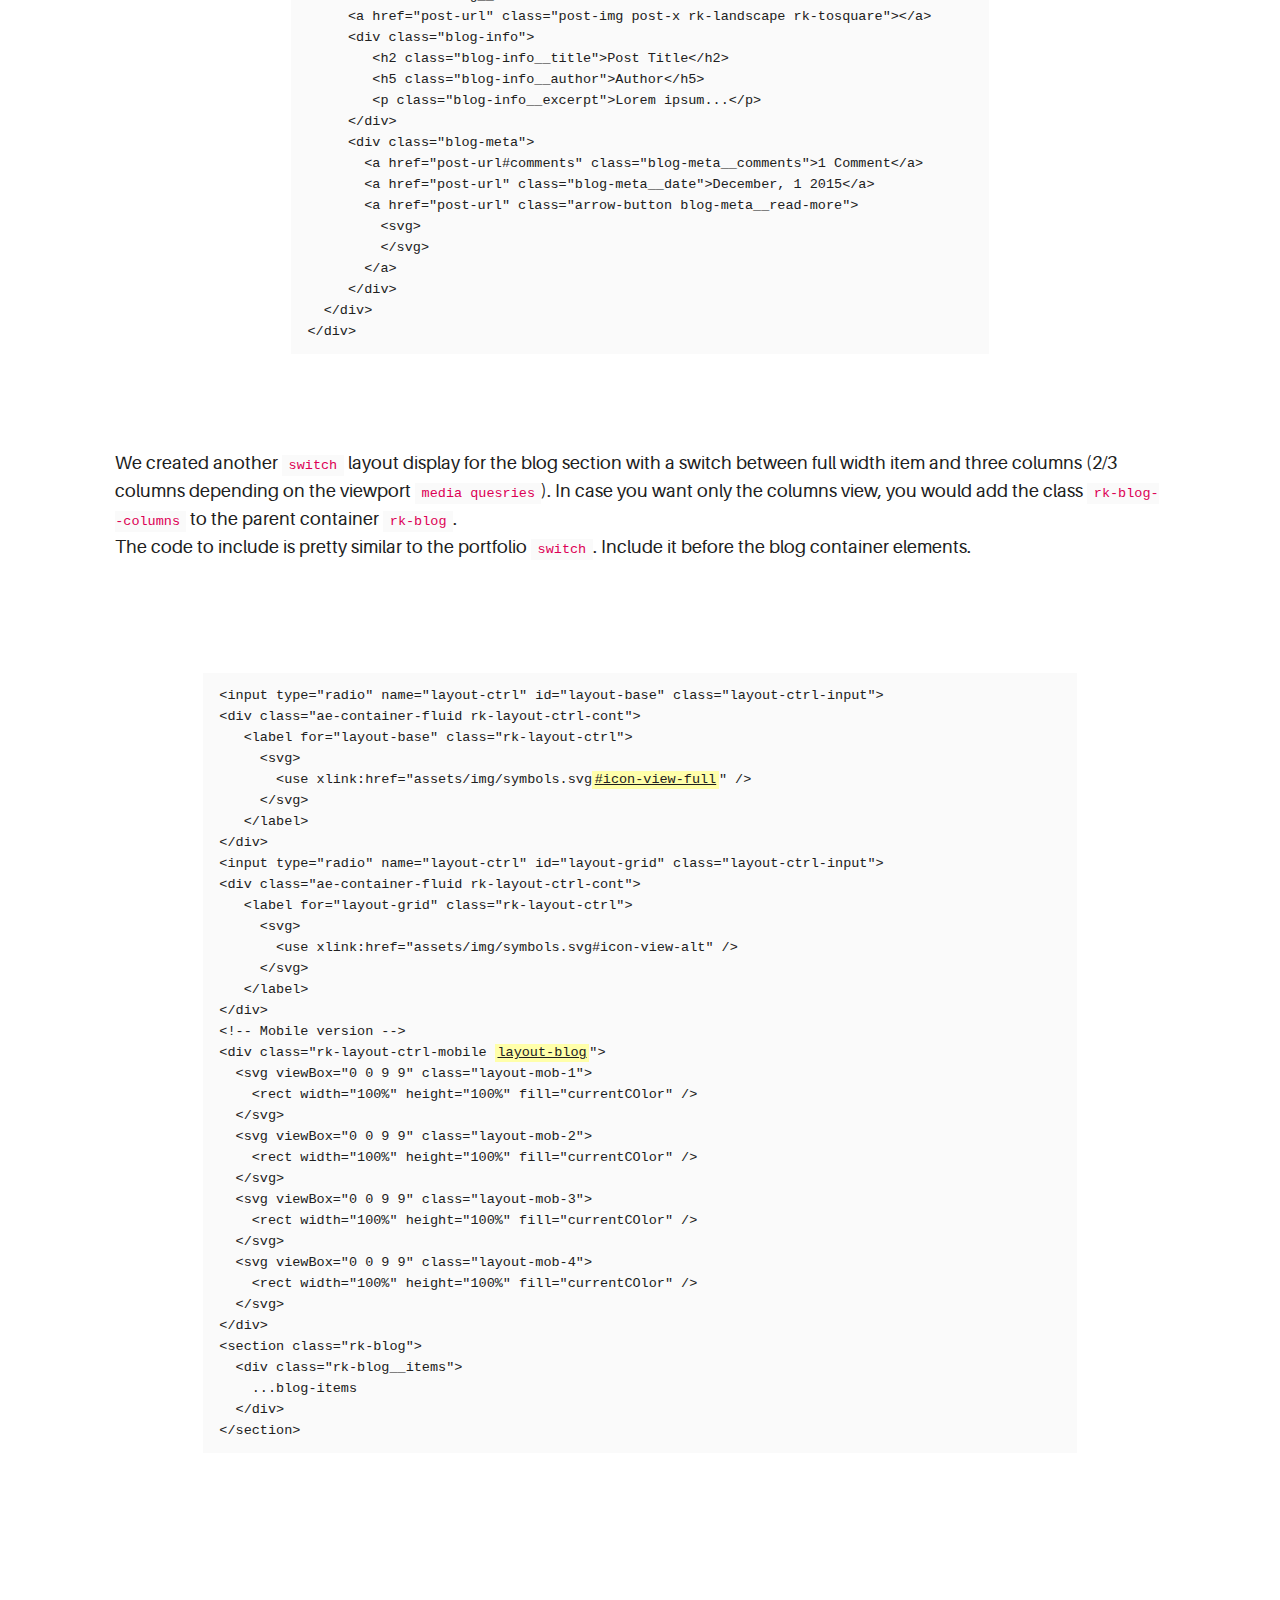
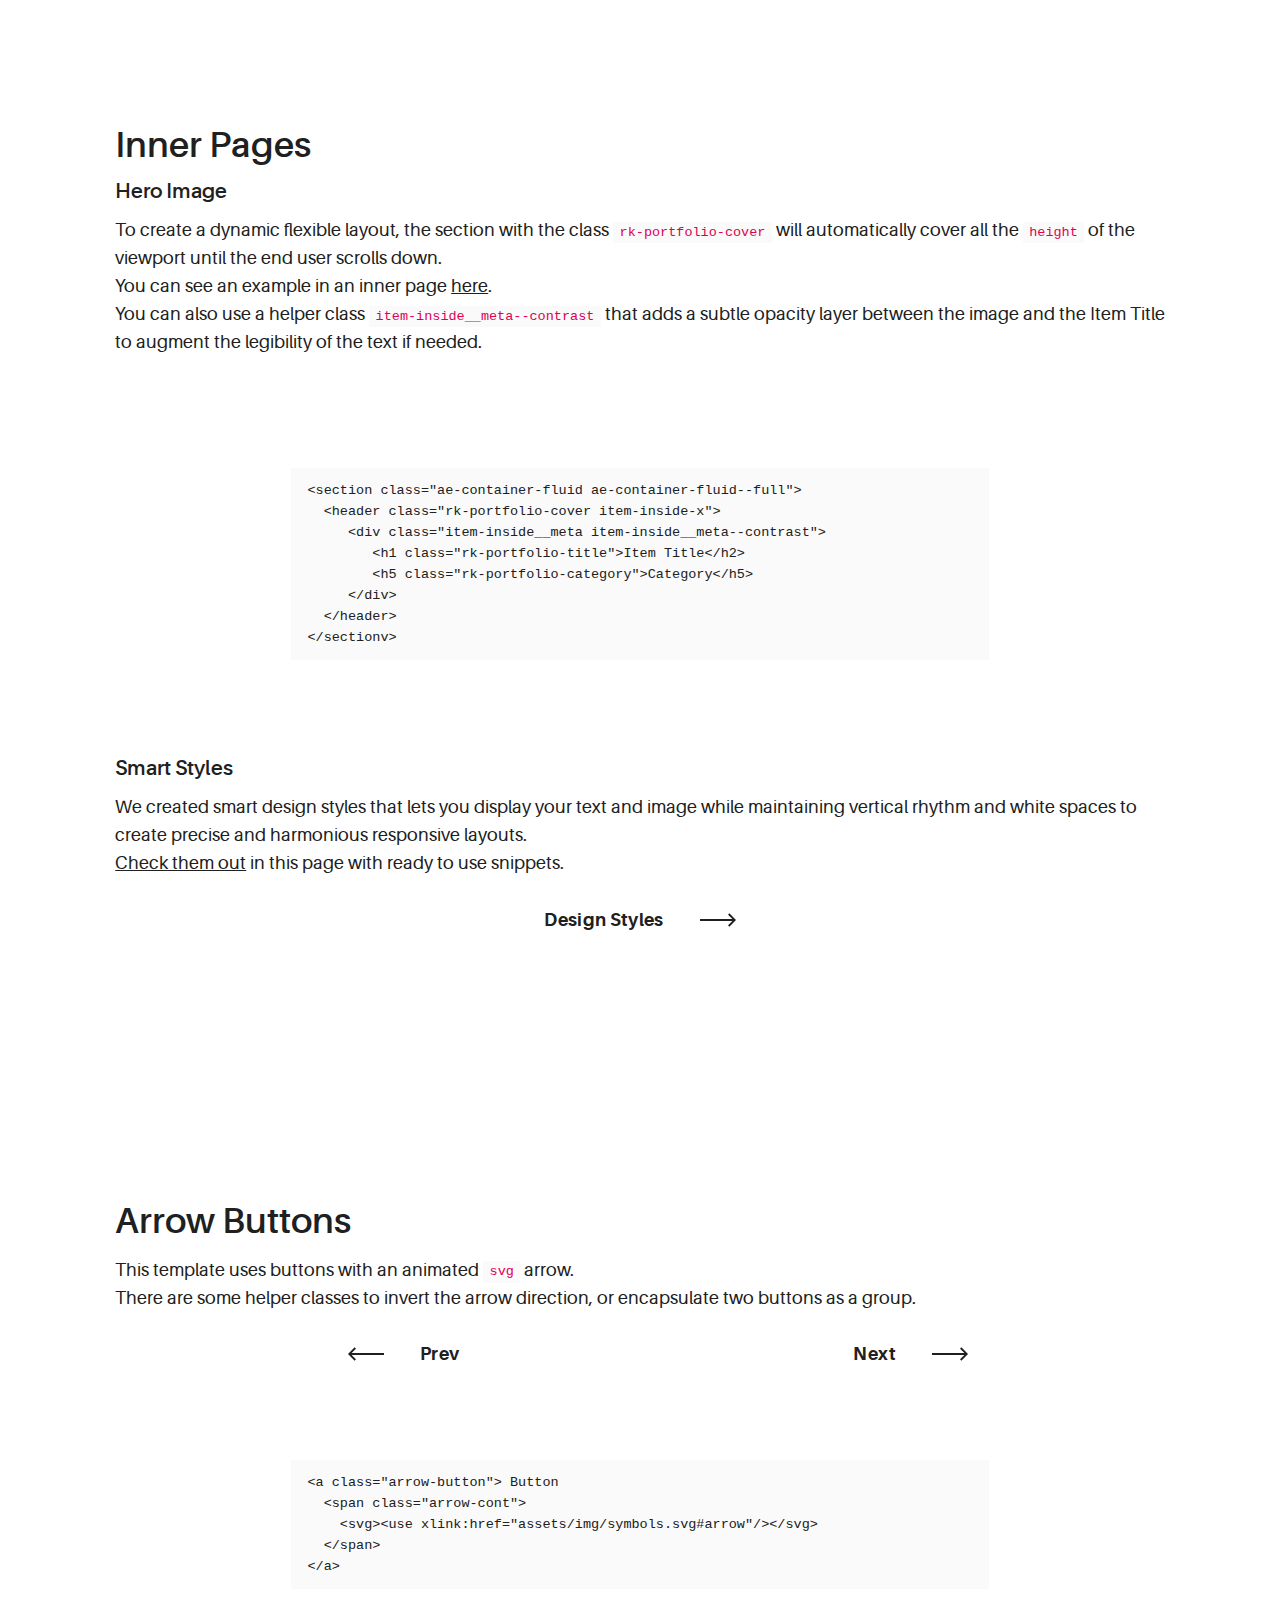
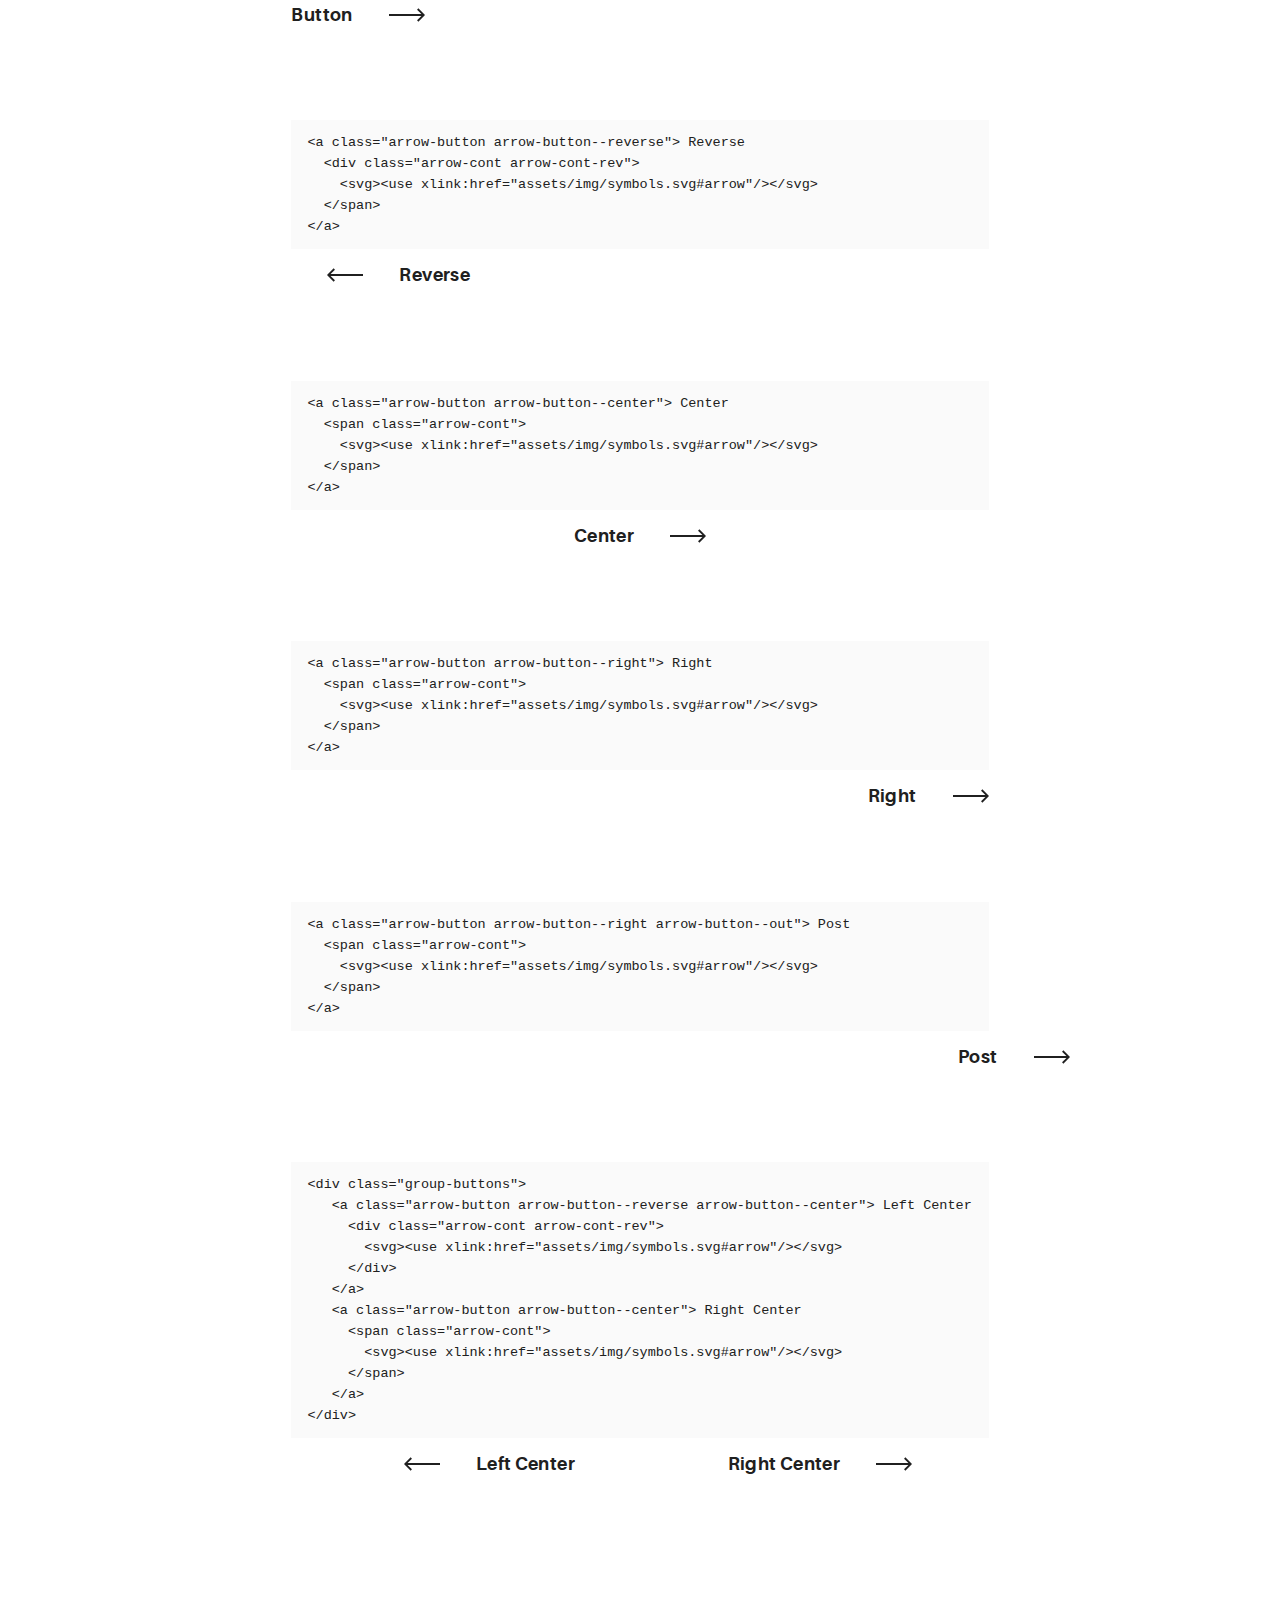
<file: documentation.html>
<!DOCTYPE html>
<html>
  <head>
    <meta name="viewport" content="width=device-width, initial-scale=1.0">
    <meta charset="UTF-8">
    <title>Urku Portfolio :: Pixeden</title>
    <link rel="icon" type="image/svg+xml" href="assets/img/urku-ico.svg">
    <link rel="stylesheet" href="assets/css/aurora-pack.min.css">
    <link rel="stylesheet" href="assets/css/aurora-theme-base.min.css">
    <link rel="stylesheet" href="assets/css/urku.css">
  </head>
  <body class="top-fixed">
    <header class="ae-container-fluid ae-container-fluid--full rk-header ">
      <input type="checkbox" id="mobile-menu" class="rk-mobile-menu">
      <label for="mobile-menu">
        <svg>
          <use xlink:href="assets/img/symbols.svg#bar"></use>
        </svg>
        <svg>
          <use xlink:href="assets/img/symbols.svg#bar"></use>
        </svg>
        <svg>
          <use xlink:href="assets/img/symbols.svg#bar"></use>
        </svg>
      </label>
      <div class="ae-container-fluid rk-topbar">
        <h1 class="rk-logo"><a href="index.html">urku portfolio<sup>tm</sup></a></h1>
        <nav class="rk-navigation">
          <ul class="rk-menu">
            <li class="rk-menu__item"><a href="index.html" class="rk-menu__link">Home</a>
            </li>
            <li class="rk-menu__item"><a href="portfolio.html" class="rk-menu__link">Portfolio</a>
              <nav class="rk-menu__sub">
                <ul class="rk-container">
                  <li class="rk-menu__item"><a href="portfolio.html" class="rk-menu__link">Flex</a></li>
                  <li class="rk-menu__item"><a href="portfolio-alt.html" class="rk-menu__link">Switch</a></li>
                  <li class="rk-menu__item"><a href="portfolio-raw.html" class="rk-menu__link">Static</a></li>
                  <li class="rk-menu__item"><a href="portfolio-masonry.html" class="rk-menu__link">Masonry</a></li>
                </ul>
              </nav>
            </li>
            <li class="rk-menu__item"><a href="blog.html" class="rk-menu__link">Blog</a>
            </li>
            <li class="active rk-menu__item"><a href="#0" class="rk-menu__link">Pages</a>
              <nav class="rk-menu__sub">
                <ul class="rk-container">
                  <li class="rk-menu__item"><a href="about.html" class="rk-menu__link">About</a></li>
                  <li class="rk-menu__item"><a href="documentation.html" class="rk-menu__link">Documentation</a></li>
                  <li class="rk-menu__item"><a href="design-styles.html" class="rk-menu__link">Design Styles</a></li>
                </ul>
              </nav>
            </li>
            <li class="rk-menu__item"><a href="contact.html" class="rk-menu__link">Contact Us</a>
            </li>
          </ul>
          <form class="rk-search">
            <input type="text" placeholder="Search" id="urku-search" class="rk-search-field">
            <label for="urku-search">
              <svg>
                <use xlink:href="assets/img/symbols.svg#icon-search"></use>
              </svg>
            </label>
          </form>
        </nav>
      </div>
    </header>
    <style>
      .hash-link {
        position: relative;
      }
      .hash-link:before {
        content: '#';
        opacity: 0;
        position: absolute;
        right: 100%;
        transform: translatex(.25em);
        transition: .3s;
      }
      .hash-link:hover:before {
        opacity: 1;
        transform: translatex(0);
      }
      
      .layout-ctrl-input:checked + .demo-switch {
        color: #a0a0a0;
      }
      .demo-switch {
        cursor: pointer;
        display: none;
        height: 32px;
        transition: color .3s;
        width: 28px;
      }
      .demo-switch:hover {
        color: #a0a0a0;
      }
      .demo-switch svg {
        height: 100%;
        width: 100%;
      }
      
      @media (min-width: 40em) {
        .demo-switch {
          display: inline-block !important;
        }
      }
      
    </style>
    <section class="ae-container-fluid ae-container-fluid--full rk-main">
      <div class="item-inside__meta">
        <h1 class="ae-u-bolder rk-portfolio-title ">Documentation</h1>
      </div>
      <div class="ae-container-fluid ae-container-fluid--inner">
        <div class="ae-grid ae-grid au-xs-ptp-1">
          <div class="ae-grid__item item-lg-12">
            <h2 id="portfolio-items"><a href="#portfolio-items" class="hash-link">Portfolio Items</a>
            </h2>
            <h3 id="static-items"><a href="#static-items" class="hash-link">Static Items</a>
            </h3>
            <p>You can create a static portfolio page by using our grid system <a href="http://themes-pixeden.com/aurora-kit/grid.html" class="au-underline">Aurora</a>, creating the grid structure with <code>ae-grid</code>, adding your items with <code>ae-grid__item</code>and <a href="http://themes-pixeden.com/aurora-kit/grid.html" class="au-underline">customizing</a> it as you want. </p>
            <div class="ae-grid">
              <div class="ae-grid__item item-lg-4"><a href="portfolio-item.html" class="rk-item"><img src="assets/img/project-1.jpg" alt="">
                  <div class="item-meta">
                    <h2>Essential Stationery</h2>
                    <p>Branding</p>
                  </div></a></div>
              <div class="ae-grid__item item-lg-4"><a href="portfolio-item.html" class="rk-item"><img src="assets/img/project-4.jpg" alt="">
                  <div class="item-meta">
                    <h2>Tumblr hammock</h2>
                    <p>Packaging</p>
                  </div></a></div>
              <div class="ae-grid__item item-lg-4"><a href="portfolio-item.html" class="rk-item"><img src="assets/img/project-5.jpg" alt="">
                  <div class="item-meta">
                    <h2>Biodiesel etsy</h2>
                    <p>Branding</p>
                  </div></a></div>
            </div>
          </div>
        </div>
        <div class="ae-grid au-xs-ptp-1">
          <div class="ae-grid__item item-lg-8 item-lg--offset-2">
            <pre><code>&lt;div class=&quot;ae-grid&quot;&gt; 
   &lt;!-- first column --&gt;
   &lt;div class=&quot;ae-grid__item item-lg-4&quot;&gt; 
     &lt;a href=&quot;item-url&quot; class=&quot;rk-item&quot;&gt;
       &lt;img src=&quot;img-url&quot; /&gt;
       &lt;span class=&quot;item-meta&quot;&gt;
         &lt;h2&gt;Title&lt;/h2&gt;
         &lt;p&gt;Category&lt;/p&gt;
       &lt;/span&gt;
     &lt;/a&gt;
   &lt;/div&gt;
   &nbsp;
   &lt;!-- other columns... --&gt;
&lt;/div&gt;</code></pre>
          </div>
        </div>
        <div class="ae-grid ae-grid au-xs-ptp-1">
          <div class="ae-grid__item item-lg-12">
            <h3 id="masonry-items"><a href="#masonry-items" class="hash-link">Masonry Items</a>
            </h3>
            <p>You can also use the <a href="http://themes-pixeden.com/aurora-kit/grid.html#masonry-grid" class="au-underline">Masonry</a> grid style of <a href="http://themes-pixeden.com/aurora-kit/grid.html" class="au-underline">Aurora</a>. Create a <code>ae-masonry</code> container and add each item with the class<code>ae-masonry__item</code>. You can also set the number of columns for each viewport.</p>
            <div class="ae-masonry ae-masonry-md-2"><a href="portfolio-item.html" class="rk-item ae-masonry__item"><img src="assets/img/project-1.jpg" alt="">
                <div class="item-meta">
                  <h2>Essential Stationery</h2>
                  <p>Branding</p>
                </div></a><a href="portfolio-item.html" class="rk-item ae-masonry__item"><img src="assets/img/project-2.jpg" alt="">
                <div class="item-meta">
                  <h2>Pickled Tousled</h2>
                  <p>Art Direction</p>
                </div></a><a href="portfolio-item.html" class="rk-item ae-masonry__item"><img src="assets/img/project-3.jpg" alt="">
                <div class="item-meta">
                  <h2>Waistcoat vegan</h2>
                  <p>Graphic Design</p>
                </div></a><a href="portfolio-item.html" class="rk-item ae-masonry__item"><img src="assets/img/project-4.jpg" alt="">
                <div class="item-meta">
                  <h2>Tumblr hammock</h2>
                  <p>Packaging</p>
                </div></a>
            </div>
          </div>
        </div>
        <div class="ae-grid au-xs-ptp-1">
          <div class="ae-grid__item item-lg-8 item-lg--offset-2">
            <pre><code>&lt;div class=&quot;ae-masonry ae-masonry-md-2 ae-masonry-xl-4&quot;&gt; 
   &lt;a href=&quot;item-url&quot; class=&quot;rk-item <ins>ae-masonry__item</ins>&quot;&gt;
     &lt;img src=&quot;img-url&quot; /&gt;
     &lt;span class=&quot;item-meta&quot;&gt;
       &lt;h2&gt;Title&lt;/h2&gt;
       &lt;p&gt;Category&lt;/p&gt;
     &lt;/span&gt;
   &lt;/a&gt;
 &nbsp;
 &lt;!-- other items... --&gt;
&lt;/div&gt;</code></pre>
          </div>
        </div>
        <div class="ae-grid ae-grid au-xs-ptp-1">
          <div class="ae-grid__item item-lg-12">
            <h3 id="flexible-items"><a href="#flexible-items" class="hash-link">Flexible Items</a>
            </h3>
            <p>The special portfolio items we are using in Urku Portfolio adapt in a <a href="https://developer.mozilla.org/en-US/docs/Web/CSS/CSS_Flexible_Box_Layout/Using_CSS_flexible_boxes" target="_balnk" class="au-underline">flexible</a> way to the viewport, alowing them for instance to resize to new <a href="#switch-layout" class="au-underline">layout switches</a>. Just add the class <code>rk-item--flex </code> along the <code>rk-item</code> class on each items, inside the flex container with the <code>rk-portfolio__items</code> class.<br>Those flexible items are implemented as <code>background-image</code> with incremental numbered classes like <code>item-{number}</code> to set the specific <code>background-image</code> for each item.</p>
          </div>
        </div>
        <div class="rk-portfolio__items"><a href="portfolio-item.html" class="item-1 rk-item rk-item--flex"><span class="item-meta">
              <h2>Essential Stationery</h2>
              <p>Branding</p></span></a><a href="portfolio-item.html" class="item-2 rk-item rk-item--flex"><span class="item-meta">
              <h2>Pickled Tousled</h2>
              <p>Art Direction</p></span></a><a href="portfolio-item.html" class="item-3 rk-item rk-item--flex"><span class="item-meta">
              <h2>Waistcoat vegan</h2>
              <p>Graphic Design</p></span></a><a href="portfolio-item.html" class="item-4 rk-item rk-item--flex"><span class="item-meta">
              <h2>Tumblr hammock</h2>
              <p>Packaging</p></span></a><a href="portfolio-item.html" class="item-5 rk-item rk-item--flex"><span class="item-meta">
              <h2>Biodiesel etsy</h2>
              <p>Branding</p></span></a>
        </div>
        <div class="ae-grid au-xs-ptp-1">
          <div class="ae-grid__item item-lg-8 item-lg--offset-2">
            <pre><code>&lt;div class=&quot;rk-portfolio__items&quot;&gt; 
  &lt;a href=&quot;item-url&quot; class=&quot;rk-item <ins>rk-item--flex</ins> item-1&quot;&gt;
     &lt;span class=&quot;item-meta&quot;&gt;
        &lt;h2&gt;Title&lt;/h2&gt;
        &lt;p&gt;Category&lt;/p&gt;
     &lt;/span&gt;
  &lt;/a&gt;
  &lt;a href=&quot;item-url&quot; class=&quot;rk-item item-2&quot;&gt;
    ...
  &lt;/a&gt;
  ...
&lt;/div&gt;</code></pre>
          </div>
        </div>
        <div class="ae-grid au-xs-ptp-1">
          <div class="ae-grid__item item-lg-8 item-lg--offset-2"><span><small>CSS <code>background-image</code> example.</small></span>
            <pre><code>.item-2 {
  background-image: url('path/to/img/');
}</code></pre>
          </div>
        </div>
        <div class="ae-grid au-xs-ptp-1">
          <div class="ae-grid__item item-lg-12">
            <h3 id="advanced-layouts"><a href="#advanced-layouts" class="hash-link">Advanced Layouts</a>
            </h3>
            <p>Our flexible items can be modified easily to create original custom advanced layouts.<br>A series of class allows you to modify the item size, aspect ratio and create smart item containers for precise layouts.</p>
            <h5 id="size" class="ae-u-bolder"><a href="#size" class="hash-link">Size</a>
            </h5>
            <p>Based on a 12 columns grid, you can control the size in columns with the class <code>rk-size-{cols}</code>, for example <code>rk-size-6</code> would fill half a row (6 columns of 12).</p>
            <div class="rk-portfolio__items">
              <div class="rk-item rk-item--flex item-10 rk-size-4"></div>
              <div class="rk-item rk-item--flex item-1 rk-size-8"></div>
            </div>
          </div>
        </div>
        <div class="ae-grid au-xs-ptp-1">
          <div class="ae-grid__item item-lg-8 item-lg--offset-2">
            <pre><code>&lt;div class=&quot;rk-portfolio__items&quot;&gt; 
  &lt;div class=&quot;rk-item item-10 <ins>rk-size-4</ins>&quot;&gt;
    &lt;!-- Item meta --&gt;
  &lt;/div&gt;
  &lt;div class=&quot;rk-item item-1 <ins>rk-size-8</ins>&quot;&gt;
    &lt;!-- Item meta --&gt;
  &lt;/div&gt;
&lt;/div&gt;</code></pre>
          </div>
        </div>
        <div class="ae-grid au-xs-ptp-1">
          <div class="ae-grid__item item-lg-12">
            <h5 id="aspect-ratio" class="ae-u-bolder"><a href="#aspect-ratio" class="hash-link">Aspect Ratio</a>
            </h5>
            <p>You can control the aspect ratio and create different display view for the item. There are three aspect modifiers classes that are <code>rk-landscape</code>, <code>rk-portrait</code>or <code>rk-square</code>. Look below the previous example with a modifier. <br>Those helpers will let you create and control your flexible design layout and tweak it as necessary.</p>
            <div class="rk-portfolio__items">
              <div class="rk-item rk-item--flex item-10 rk-size-4"></div>
              <div class="rk-item rk-item--flex item-1 rk-size-8 rk-landscape"></div>
            </div>
          </div>
        </div>
        <div class="ae-grid au-xs-ptp-1 au-xs-pbp-1">
          <div class="ae-grid__item item-lg-8 item-lg--offset-2">
            <pre><code>&lt;div class=&quot;rk-portfolio__items&quot;&gt; 
  &lt;div class=&quot;rk-item item-10 rk-size-4
    &lt;!-- Item meta --&gt;
  &lt;/div&gt;
  &lt;div class=&quot;rk-item item-1 rk-size-8 <ins>rk-landscape</ins>&quot;&gt;
    &lt;!-- Item meta --&gt;
  &lt;/div&gt;
&lt;/div&gt;</code></pre>
          </div>
        </div>
        <div class="ae-grid ae-grid">
          <div class="ae-grid__item item-lg-12">
            <h5 id="hover-style"><a href="#hover-style" class="hash-link">Hover Style</a>
            </h5>
            <p>When hovering on an item a "Blend Mode" is applied to create a subtle effect. This is applied to the image through the CSS property <code>background-blend-mode</code>. This creates a special Black &amp; White and Brightness effect.<br>We also add an extra layer when <code>item-meta</code> is used, to create a white semi transparent layer to help with text legibility.</p>
            <div class="ae-grid au-xs-pbp-1">
              <div class="ae-grid__item item-lg-8 item-lg--offset-2">
                <div class="rk-portfolio__items"><a href="#0" class="rk-item rk-item--flex item-7"></a><a href="#0" class="rk-item rk-item--flex item-8 rk-landscape">
                    <div class="item-meta">
                      <h2>Trust fund</h2>
                      <p>Packaging</p>
                    </div></a></div>
                <p><small> This effect is not visible in Safari browser as it has for now only partial support for blend modes.</small></p>
              </div>
            </div>
          </div>
        </div>
        <div class="ae-grid au-xs-ptp-1">
          <div class="ae-grid__item item-lg-12">
            <h5 id="smart-item-containers" class="ae-u-bolder"><a href="#smart-item-containers" class="hash-link">Smart Item Containers</a>
            </h5>
            <p>You can create complex layouts holding items in smart containers with the class <code>rk-items-cont</code>.</p>
            <div class="rk-portfolio__items">
              <div class="rk-items-cont rk-size-6">
                <div class="rk-item rk-item--flex item-4 rk-landscape"></div>
                <div class="rk-item rk-item--flex item-5 rk-landscape"></div>
              </div>
              <div class="rk-item rk-item--flex item-6"></div>
            </div>
          </div>
        </div>
        <div class="ae-grid au-xs-ptp-1">
          <div class="ae-grid__item item-lg-8 item-lg--offset-2">
            <pre><code>&lt;div class=&quot;rk-portfolio__items&quot;&gt; 
  &lt;div class=&quot;<ins>rk-items-cont</ins> rk-size-6&quot;&gt;
     &lt;div class=&quot;rk-item item-4 rk-landscape&quot;&gt;
       &lt;!-- Item meta --&gt;
     &lt;/div&gt;
     &lt;div class=&quot;rk-item item-5 rk-landscape&quot;&gt;
       &lt;!-- Item meta --&gt;
     &lt;/div&gt;
  &lt;/div&gt;
  &lt;div class=&quot;rk-item item-6&quot;&gt;
    &lt;!-- Item meta --&gt;
  &lt;/div&gt;
&lt;/div&gt;</code></pre>
            <p> <small>Look that for <code>item-6</code> we did not declare a <code>size</code> helper because the smart container make it fill the remaining available space. This lets you create precise layouts.</small></p>
          </div>
        </div>
        <div class="ae-grid au-xs-ptp-1">
          <div class="ae-grid__item item-lg-12">
            <h5 id="switch-layout" class="ae-u-bolder"><a href="#switch-layout" class="hash-link">Switch Layout</a>
            </h5>
            <p>The switch layout is an advanced use of our flexible items that lets the end-user switch between two layouts with only CSS, this is set-up with each portfolio item through classes.<br>Just add the <code>size</code> and <code>aspect-ratio</code> you want for the alternate item layout with <code>rk-tosize-{cols}</code> for the columns, and <code>rk-tolandscape</code>, <code>rk-toportrait</code> and <code>rk-tosquare</code> for the aspect ratio. <br>Try it by clicking on the switch icons below.</p>
          </div>
        </div>
        <div class="au-xs-ta-center">
          <input type="radio" name="layout-ctrl" checked id="layout-base" class="layout-ctrl-input">
          <label for="layout-base" class="demo-switch">
            <svg>
              <use xlink:href="assets/img/symbols.svg#icon-view-default"></use>
            </svg>
          </label>
          <input type="radio" name="layout-ctrl" id="layout-grid" class="layout-ctrl-input">
          <label for="layout-grid" class="demo-switch">
            <svg>
              <use xlink:href="assets/img/symbols.svg#icon-view-alt"></use>
            </svg>
          </label>
          <section class="rk-portfolio">
            <div class="rk-portfolio__items">
              <div class="rk-items-cont rk-size-6 rk-tosize-8">
                <div class="rk-item rk-item--flex item-4 rk-tosize-6 rk-landscape">
                  <div class="item-meta">
                    <h2>Tumblr hammock</h2>
                    <p>Packaging</p>
                  </div>
                </div>
                <div class="rk-item rk-item--flex item-5 rk-tosize-6 rk-landscape">
                  <div class="item-meta">
                    <h2>Biodiesel etsy</h2>
                    <p>Branding</p>
                  </div>
                </div>
              </div>
              <div class="rk-item rk-item--flex item-6 rk-tosize-4">
                <div class="item-meta">
                  <h2>Gentrify artisan</h2>
                  <p>Graphic Design</p>
                </div>
              </div>
            </div>
          </section>
        </div>
        <div class="ae-grid au-xs-ptp-1">
          <div class="ae-grid__item item-lg-8 item-lg--offset-2">
            <pre><code>&lt;div class=&quot;rk-portfolio__items&quot;&gt; 
  &lt;div class=&quot;rk-items-cont rk-size-6 <ins>rk-tosize-8</ins>&quot;&gt;
     &lt;div class=&quot;rk-item item-4 <ins>rk-tosize-6</ins> rk-landscape&quot;&gt;
       &lt;!-- Item meta --&gt;
     &lt;/div&gt;
     &lt;div class=&quot;rk-item item-5 <ins>rk-tosize-6</ins> rk-landscape&quot;&gt;
       &lt;!-- Item meta --&gt;
     &lt;/div&gt;
  &lt;/div&gt;
  &lt;div class=&quot;rk-item item-6 <ins>rk-tosize-4</ins>&quot;&gt;
    &lt;!-- Item meta --&gt;
  &lt;/div&gt;
&lt;/div&gt;</code></pre>
          </div>
        </div>
        <div class="ae-grid au-xs-ptp-1">
          <div class="ae-grid__item item-lg-10 item-lg--offset-1"><span> <small>To display the switch you can include the <code>radio</code> inputs, its <code>labels</code> and if needed, the mobile version in <code>svg</code>, before the portfolio container.</small></span>
            <pre><code>&lt;input type=&quot;radio&quot; name=&quot;layout-ctrl&quot; id=&quot;layout-base&quot; class=&quot;layout-ctrl-input&quot;&gt; 
&lt;div class=&quot;ae-container-fluid rk-layout-ctrl-cont&quot;&gt;
   &lt;label for=&quot;layout-base&quot; class=&quot;rk-layout-ctrl&quot;&gt;
     &lt;svg&gt;
       &lt;use xlink:href=&quot;assets/img/symbols.svg#icon-view-default&quot; /&gt;
     &lt;/svg&gt;
   &lt;/label&gt;
&lt;/div&gt;
&lt;input type=&quot;radio&quot; name=&quot;layout-ctrl&quot; id=&quot;layout-grid&quot; class=&quot;layout-ctrl-input&quot;&gt; 
&lt;div class=&quot;ae-container-fluid rk-layout-ctrl-cont&quot;&gt;
   &lt;label for=&quot;layout-grid&quot; class=&quot;rk-layout-ctrl&quot;&gt;
     &lt;svg&gt;
       &lt;use xlink:href=&quot;assets/img/symbols.svg#icon-view-alt&quot; /&gt;
     &lt;/svg&gt;
   &lt;/label&gt;
&lt;/div&gt;
&lt;!-- Mobile version --&gt;
&lt;div class=&quot;rk-layout-ctrl-mobile&quot;&gt;
  &lt;svg viewBox=&quot;0 0 9 9&quot; class=&quot;layout-mob-1&quot;&gt;
    &lt;rect width=&quot;100%&quot; height=&quot;100%&quot; fill=&quot;currentCOlor&quot; /&gt;
  &lt;/svg&gt;
  &lt;svg viewBox=&quot;0 0 9 9&quot; class=&quot;layout-mob-2&quot;&gt;
    &lt;rect width=&quot;100%&quot; height=&quot;100%&quot; fill=&quot;currentCOlor&quot; /&gt;
  &lt;/svg&gt;
  &lt;svg viewBox=&quot;0 0 9 9&quot; class=&quot;layout-mob-3&quot;&gt;
    &lt;rect width=&quot;100%&quot; height=&quot;100%&quot; fill=&quot;currentCOlor&quot; /&gt;
  &lt;/svg&gt;
  &lt;svg viewBox=&quot;0 0 9 9&quot; class=&quot;layout-mob-4&quot;&gt;
    &lt;rect width=&quot;100%&quot; height=&quot;100%&quot; fill=&quot;currentCOlor&quot; /&gt;
  &lt;/svg&gt;
&lt;/div&gt;
&lt;section class=&quot;rk-portfolio&quot;&gt;
  &lt;div class=&quot;rk-portfolio__items&quot;&gt;
    ...items
  &lt;/div&gt;
&lt;/section&gt;</code></pre>
          </div>
        </div>
        <div class="ae-grid ae-grid au-xs-ptp-3">
          <div class="ae-grid__item item-lg-12">
            <h2 id="blog-items"><a href="#blog-items" class="hash-link">Blog items</a>
            </h2>
            <p>The Blog item uses a similar markup than the Portfolio items, with additional blog related content.</p>
            <p>The <code>post-img</code> accepts the same <code>aspect-ratio</code> classes, and control for the switch layouts.<br>We also use a <code>blog-info</code> section, with <code>blog-info__title</code>, <code>blog-info__author</code> and <code>blog-info__excerpt</code>. And a <code>blog-meta</code> section with <code>blog-meta__comments</code>, <code>blog-meta__date</code> and <code>blog-meta__read-more</code><small>[ as an <code>arrow-button</code> ]</small>.</p>
            <div class="ae-grid au-xs-ptp-1 au-xs-pbp-1">
              <div class="ae-grid__item item-lg-8 item-lg--offset-2">
                <pre><code>&lt;div class=&quot;rk-blog__items&quot;&gt; 
  &lt;div class=&quot;rk-blog__item&quot;&gt;
     &lt;a href=&quot;post-url&quot; class=&quot;post-img post-x rk-landscape rk-tosquare&quot;&gt;&lt;/a&gt;
     &lt;div class=&quot;blog-info&quot;&gt;
        &lt;h2 class=&quot;blog-info__title&quot;&gt;Post Title&lt;/h2&gt;
        &lt;h5 class=&quot;blog-info__author&quot;&gt;Author&lt;/h5&gt;
        &lt;p class=&quot;blog-info__excerpt&quot;&gt;Lorem ipsum...&lt;/p&gt;
     &lt;/div&gt;
     &lt;div class=&quot;blog-meta&quot;&gt;
       &lt;a href=&quot;post-url#comments&quot; class=&quot;blog-meta__comments&quot;&gt;1 Comment&lt;/a&gt;
       &lt;a href=&quot;post-url&quot; class=&quot;blog-meta__date&quot;&gt;December, 1 2015&lt;/a&gt;
       &lt;a href=&quot;post-url&quot; class=&quot;arrow-button blog-meta__read-more&quot;&gt;
         &lt;svg&gt;
         &lt;/svg&gt;
       &lt;/a&gt;
     &lt;/div&gt;
  &lt;/div&gt;
&lt;/div&gt;</code></pre>
              </div>
            </div>
            <p>We created another <code>switch</code> layout display for the blog section with a switch between full width item and three columns (2/3 columns depending on the viewport <code>media quesries</code>). In case you want only the columns view, you would add the class <code>rk-blog--columns</code> to the parent container <code>rk-blog</code>.<br>The code to include is pretty similar to the portfolio  <code>switch</code>. Include it before the blog container elements.</p>
          </div>
        </div>
        <div class="ae-grid au-xs-ptp-1">
          <div class="ae-grid__item item-lg-10 item-lg--offset-1">
            <pre><code>&lt;input type=&quot;radio&quot; name=&quot;layout-ctrl&quot; id=&quot;layout-base&quot; class=&quot;layout-ctrl-input&quot;&gt; 
&lt;div class=&quot;ae-container-fluid rk-layout-ctrl-cont&quot;&gt;
   &lt;label for=&quot;layout-base&quot; class=&quot;rk-layout-ctrl&quot;&gt;
     &lt;svg&gt;
       &lt;use xlink:href=&quot;assets/img/symbols.svg<ins>#icon-view-full</ins>&quot; /&gt;
     &lt;/svg&gt;
   &lt;/label&gt;
&lt;/div&gt;
&lt;input type=&quot;radio&quot; name=&quot;layout-ctrl&quot; id=&quot;layout-grid&quot; class=&quot;layout-ctrl-input&quot;&gt; 
&lt;div class=&quot;ae-container-fluid rk-layout-ctrl-cont&quot;&gt;
   &lt;label for=&quot;layout-grid&quot; class=&quot;rk-layout-ctrl&quot;&gt;
     &lt;svg&gt;
       &lt;use xlink:href=&quot;assets/img/symbols.svg#icon-view-alt&quot; /&gt;
     &lt;/svg&gt;
   &lt;/label&gt;
&lt;/div&gt;
&lt;!-- Mobile version --&gt;
&lt;div class=&quot;rk-layout-ctrl-mobile <ins>layout-blog</ins>&quot;&gt;
  &lt;svg viewBox=&quot;0 0 9 9&quot; class=&quot;layout-mob-1&quot;&gt;
    &lt;rect width=&quot;100%&quot; height=&quot;100%&quot; fill=&quot;currentCOlor&quot; /&gt;
  &lt;/svg&gt;
  &lt;svg viewBox=&quot;0 0 9 9&quot; class=&quot;layout-mob-2&quot;&gt;
    &lt;rect width=&quot;100%&quot; height=&quot;100%&quot; fill=&quot;currentCOlor&quot; /&gt;
  &lt;/svg&gt;
  &lt;svg viewBox=&quot;0 0 9 9&quot; class=&quot;layout-mob-3&quot;&gt;
    &lt;rect width=&quot;100%&quot; height=&quot;100%&quot; fill=&quot;currentCOlor&quot; /&gt;
  &lt;/svg&gt;
  &lt;svg viewBox=&quot;0 0 9 9&quot; class=&quot;layout-mob-4&quot;&gt;
    &lt;rect width=&quot;100%&quot; height=&quot;100%&quot; fill=&quot;currentCOlor&quot; /&gt;
  &lt;/svg&gt;
&lt;/div&gt;
&lt;section class=&quot;rk-blog&quot;&gt;
  &lt;div class=&quot;rk-blog__items&quot;&gt;
    ...blog-items
  &lt;/div&gt;
&lt;/section&gt;</code></pre>
          </div>
        </div>
        <div class="ae-grid ae-grid au-xs-ptp-3">
          <div class="ae-grid__item item-lg-12">
            <h2 id="inner-pages"><a href="#inner-pages" class="hash-link">Inner Pages</a>
            </h2>
            <h5 id="hero-image"><a href="#hero-image" class="hash-link">Hero Image</a>
            </h5>
            <p>To create a dynamic flexible layout, the section with the class <code>rk-portfolio-cover</code> will automatically cover all the <code>height</code> of the viewport until the end user scrolls down.<br> You can see an example in an inner page <a href="portfolio-item.html" class="au-underline">here</a>.<br>You can also use a helper class <code>item-inside__meta--contrast</code> that adds a subtle opacity layer between the image and the Item Title to augment the legibility of the text if needed.</p>
          </div>
        </div>
        <div class="ae-grid au-xs-ptp-1">
          <div class="ae-grid__item item-lg-8 item-lg--offset-2">
            <pre><code>&lt;section class=&quot;ae-container-fluid ae-container-fluid--full&quot;&gt; 
  &lt;header class=&quot;rk-portfolio-cover item-inside-x&quot;&gt;
     &lt;div class=&quot;item-inside__meta item-inside__meta--contrast&quot;&gt;
        &lt;h1 class=&quot;rk-portfolio-title&quot;&gt;Item Title&lt;/h2&gt;
        &lt;h5 class=&quot;rk-portfolio-category&quot;&gt;Category&lt;/h5&gt;
     &lt;/div&gt;
  &lt;/header&gt;
&lt;/sectionv&gt;</code></pre>
          </div>
        </div>
        <div class="ae-grid ae-grid au-xs-ptp-1">
          <div class="ae-grid__item item-lg-12">
            <h5 id="smart-styles"><a href="#smart-styles" class="hash-link">Smart Styles</a>
            </h5>
            <p>We created smart design styles that lets you display your text and image while maintaining vertical rhythm and white spaces to create precise and harmonious responsive layouts.<br><a href="design-styles.html" class="au-underline">Check them out</a> in this page with ready to use snippets.</p>
            <div class="group-buttons"><a href="design-styles.html" class="arrow-button arrow-button--center">Design Styles<span class="arrow-cont">
                  <svg>
                    <use xlink:href="assets/img/symbols.svg#arrow"></use>
                  </svg></span></a></div>
          </div>
        </div>
        <div class="ae-grid ae-grid au-xs-ptp-3">
          <div class="ae-grid__item item-lg-12">
            <h2 id="arrow-buttons"><a href="#arrow-buttons" class="hash-link">Arrow Buttons</a>
            </h2>
            <p>This template uses buttons with an animated <code>svg</code> arrow.<br>There are some helper classes to invert the arrow direction, or encapsulate two buttons as a group.</p>
            <div class="group-buttons au-mt-2"><a href="#0" class="arrow-button arrow-button--reverse arrow-button--center">Prev
                <div class="arrow-cont arrow-cont-rev">
                  <svg>
                    <use xlink:href="assets/img/symbols.svg#arrow"></use>
                  </svg>
                </div></a><a href="#0" class="arrow-button arrow-button--center">Next<span class="arrow-cont">
                  <svg>
                    <use xlink:href="assets/img/symbols.svg#arrow"></use>
                  </svg></span></a></div>
          </div>
        </div>
        <div class="ae-grid au-xs-ptp-1">
          <div class="ae-grid__item item-lg-8 item-lg--offset-2">
            <pre><code>&lt;a class=&quot;arrow-button&quot;&gt; Button
  &lt;span class=&quot;arrow-cont&quot;&gt;
    &lt;svg&gt;&lt;use xlink:href=&quot;assets/img/symbols.svg#arrow&quot;/&gt;&lt;/svg&gt;
  &lt;/span&gt;
&lt;/a&gt;</code></pre><a href="#0" class="arrow-button">Button<span class="arrow-cont">
                <svg>
                  <use xlink:href="assets/img/symbols.svg#arrow"></use>
                </svg></span></a>
          </div>
        </div>
        <div class="ae-grid au-xs-ptp-1">
          <div class="ae-grid__item item-lg-8 item-lg--offset-2">
            <pre><code>&lt;a class=&quot;arrow-button arrow-button--reverse&quot;&gt; Reverse
  &lt;div class=&quot;arrow-cont arrow-cont-rev&quot;&gt;
    &lt;svg&gt;&lt;use xlink:href=&quot;assets/img/symbols.svg#arrow&quot;/&gt;&lt;/svg&gt;
  &lt;/span&gt;
&lt;/a&gt;</code></pre><a href="#0" class="arrow-button arrow-button--reverse">Reverse
              <div class="arrow-cont arrow-cont-rev">
                <svg>
                  <use xlink:href="assets/img/symbols.svg#arrow"></use>
                </svg>
              </div></a>
          </div>
        </div>
        <div class="ae-grid au-xs-ptp-1">
          <div class="ae-grid__item item-lg-8 item-lg--offset-2">
            <pre><code>&lt;a class=&quot;arrow-button arrow-button--center&quot;&gt; Center
  &lt;span class=&quot;arrow-cont&quot;&gt;
    &lt;svg&gt;&lt;use xlink:href=&quot;assets/img/symbols.svg#arrow&quot;/&gt;&lt;/svg&gt;
  &lt;/span&gt;
&lt;/a&gt;</code></pre>
            <div class="group-buttons"><a href="#0" class="arrow-button arrow-button--center">Center
                <div class="arrow-cont">
                  <svg>
                    <use xlink:href="assets/img/symbols.svg#arrow"></use>
                  </svg>
                </div></a></div>
          </div>
        </div>
        <div class="ae-grid au-xs-ptp-1">
          <div class="ae-grid__item item-lg-8 item-lg--offset-2">
            <pre><code>&lt;a class=&quot;arrow-button arrow-button--right&quot;&gt; Right
  &lt;span class=&quot;arrow-cont&quot;&gt;
    &lt;svg&gt;&lt;use xlink:href=&quot;assets/img/symbols.svg#arrow&quot;/&gt;&lt;/svg&gt;
  &lt;/span&gt;
&lt;/a&gt;</code></pre>
            <div class="group-buttons"><a href="#0" class="arrow-button arrow-button--right">Right
                <div class="arrow-cont">
                  <svg>
                    <use xlink:href="assets/img/symbols.svg#arrow"></use>
                  </svg>
                </div></a></div>
          </div>
        </div>
        <div class="ae-grid au-xs-ptp-1">
          <div class="ae-grid__item item-lg-8 item-lg--offset-2">
            <pre><code>&lt;a class=&quot;arrow-button arrow-button--right arrow-button--out&quot;&gt; Post
  &lt;span class=&quot;arrow-cont&quot;&gt;
    &lt;svg&gt;&lt;use xlink:href=&quot;assets/img/symbols.svg#arrow&quot;/&gt;&lt;/svg&gt;
  &lt;/span&gt;
&lt;/a&gt;</code></pre>
            <div class="group-buttons"><a href="#0" class="arrow-button arrow-button--out arrow-button--right">Post
                <div class="arrow-cont">
                  <svg>
                    <use xlink:href="assets/img/symbols.svg#arrow"></use>
                  </svg>
                </div></a></div>
          </div>
        </div>
        <div class="ae-grid au-xs-ptp-1">
          <div class="ae-grid__item item-lg-8 item-lg--offset-2">
            <pre><code>&lt;div class=&quot;group-buttons&quot;&gt;
   &lt;a class=&quot;arrow-button arrow-button--reverse arrow-button--center&quot;&gt; Left Center
     &lt;div class=&quot;arrow-cont arrow-cont-rev&quot;&gt;
       &lt;svg&gt;&lt;use xlink:href=&quot;assets/img/symbols.svg#arrow&quot;/&gt;&lt;/svg&gt;
     &lt;/div&gt;
   &lt;/a&gt;
   &lt;a class=&quot;arrow-button arrow-button--center&quot;&gt; Right Center
     &lt;span class=&quot;arrow-cont&quot;&gt;
       &lt;svg&gt;&lt;use xlink:href=&quot;assets/img/symbols.svg#arrow&quot;/&gt;&lt;/svg&gt;
     &lt;/span&gt;
   &lt;/a&gt;
&lt;/div&gt;</code></pre>
            <div class="group-buttons"><a class="arrow-button arrow-button--reverse arrow-button--center">Left Center
                <div class="arrow-cont arrow-cont-rev">
                  <svg>
                    <use xlink:href="assets/img/symbols.svg#arrow"></use>
                  </svg>
                </div></a><a class="arrow-button arrow-button--center">Right Center
                <div class="arrow-cont">
                  <svg>
                    <use xlink:href="assets/img/symbols.svg#arrow"></use>
                  </svg>
                </div></a></div>
          </div>
        </div>
        <div class="ae-grid ae-grid au-xs-ptp-3">
          <div class="ae-grid__item item-lg-12">
            <h2 id="main-header"><a href="#main-header" class="hash-link">Main Header</a>
            </h2>
            <p>The <code>rk-header</code> is the header component used in all pages, it contains the <code>rk-logo</code> and the<code>rk-navigation</code> with <code>rk-menu</code> and <code>rk-search</code> inside of it.<br>To set the header and switch as fixed, you can add the class<code>top-fixed</code> to the <code>body</code> element.</p>
          </div>
        </div>
        <div class="ae-grid au-xs-ptp-1">
          <div class="ae-grid__item item-lg-8 item-lg--offset-2">
            <pre><code>&lt;header class=&quot;rk-header rk-container--full&quot;&gt;
  &lt;input type=&quot;checkbox&quot; id=&quot;mobile-menu&quot; class=&quot;rk-mobile-menu&quot;&gt;
  &lt;label for=&quot;mobile-menu&quot;&gt;
    &lt;svg&gt;
      &lt;use xlink:href=&quot;assets/img/symbols.svg#bar&quot;&gt;&lt;/use&gt;
    &lt;/svg&gt;
    &lt;svg&gt;
      &lt;use xlink:href=&quot;assets/img/symbols.svg#bar&quot;&gt;&lt;/use&gt;
    &lt;/svg&gt;
    &lt;svg&gt;
      &lt;use xlink:href=&quot;assets/img/symbols.svg#bar&quot;&gt;&lt;/use&gt;
    &lt;/svg&gt;
  &lt;/label&gt;
  &lt;div class=&quot;rk-container rk-topbar&quot;&gt;
    &lt;h1 class=&quot;rk-logo&quot;&gt;&lt;a href=&quot;index.html&quot;&gt;urku portfolio&lt;sup&gt;tm&lt;/sup&gt;&lt;/a&gt;&lt;/h1&gt;
    &lt;nav class=&quot;rk-navigation&quot;&gt;
      &lt;ul class=&quot;rk-menu&quot;&gt;
        &lt;li class=&quot;rk-menu__item&quot;&gt;
          &lt;a href=&quot;url&quot; class=&quot;rk-menu__link&quot;&gt;Link&lt;/a&gt;
        &lt;/li&gt;
        &lt;li class=&quot;rk-menu__item&quot;&gt;
          &lt;a href=&quot;url&quot; class=&quot;rk-menu__link&quot;&gt;Link&lt;/a&gt;
          &lt;nav class=&quot;rk-menu__sub&quot;&gt;
            &lt;ul class=&quot;rk-container&quot;&gt;
              &lt;li class=&quot;rk-menu__item&quot;&gt;
                &lt;a href=&quot;url&quot; class=&quot;rk-menu__link&quot;&gt;Sub&lt;/a&gt;
              &lt;/li&gt;
              ...
            &lt;/ul&gt;
          &lt;/nav&gt;
        &lt;/li&gt;
        ...
      &lt;/ul&gt;
      &lt;form class=&quot;rk-search&quot;&gt;
        &lt;input type=&quot;text&quot; placeholder=&quot;Search&quot; id=&quot;urku-search&quot; class=&quot;rk-search-field&quot;&gt;
        &lt;label for=&quot;urku-search&quot;&gt;
          &lt;svg&gt;
            &lt;use xlink:href=&quot;assets/img/symbols.svg#icon-search&quot;&gt;&lt;/use&gt;
          &lt;/svg&gt;
        &lt;/label&gt;
      &lt;/form&gt;
    &lt;/nav&gt;
  &lt;/div&gt;
&lt;/header&gt;</code></pre>
          </div>
        </div>
        <div class="ae-grid ae-grid au-xs-ptp-3">
          <div class="ae-grid__item item-lg-12">
            <h2 id="plugin-pehoverimage"><a href="#plugin-pehoverimage" class="hash-link">Plugin peHoverImage</a>
            </h2>
            <p>This plugin allows you to show another image when hovering a portfolio item. <br>Add the class <code>rk-item--hover</code> to the item and declare the alternative image through the <code>data-bg-src</code> attribute.<br> For the Flex Portfolio, you need to add <code>data-bg-src="origin"</code> and declare the alternative image as <code>data-img-src</code>. You could also declare both <code>data-bg-src</code><small>(main)</small> and <code>data-img-src</code><small>(alt)</small> through the html markup.</p>
          </div>
          <p>Below a list of options that you can declare on initialization:<br><code>elems</code><small> the CSS selector for the effect | default: <code>'.rk-item--hover'</code></small><br><code>bgSrc</code><small> path to the default image | default: <code>null</code></small><br><code>transition</code><small> valid CSS time for the fade transition | default: <code>.3s</code></small><br><code>meta</code><small> boolean to show the meta info on hover | default: <code>false</code></small><br><code>reverse</code><small> boolean to show the alternative image first | default: <code>false</code></small><br><code>bgColor</code><small> valid CSS background-color for the portfolio hover | default: <code>'white'</code></small></p>
        </div>
        <div class="ae-grid au-xs-ptp-1">
          <div class="ae-grid__item item-lg-8 item-lg--offset-2"><code>basic markup</code>
            <pre><code>&lt;div class=&quot;rk-portfolio__items&quot;&gt; 
  &lt;div class=&quot;rk-item <ins>rk-item--hover</ins>&quot; <ins>data-bg-src</ins>=&quot;path/to/alt/image&quot;&gt;
    &lt;img src=&quot;path/to/image&quot;/&gt;
  &lt;/div&gt;
&lt;/div&gt;</code></pre><code>load plugin</code>
            <pre><code>&lt;script src=&quot;path/to/pe-hoverimage.min.js&quot;&gt;&lt;/script&gt;</code></pre><code>plugin initialization</code>
            <pre><code>var hover = new peHoverImg();
hover.init();
&nbsp;
// or Init with options
hover.init({
  elems: '.rk-item--hover',
  bgSrc: 'path/to/default/image.jpg',
  transition: '.3s',
  meta: false,
  reverse: false,
  bgColor: 'white'
});</code></pre>
          </div>
        </div>
        <div class="ae-grid au-xs-ptp-1">
          <div class="ae-grid__item item-lg-8 item-lg--offset-2">
            <div class="group-buttons"><a href="portfolio-hover.html" class="arrow-button arrow-button--center">View Examples
                <svg>
                  <use xlink:href="assets/img/symbols.svg#arrow"></use>
                </svg></a></div>
          </div>
        </div>
      </div>
    </section>
    <footer class="ae-container-fluid rk-footer ">
      <div class="ae-grid ae-grid--collapse">
        <div class="ae-grid__item item-lg-4 au-xs-ta-center au-lg-ta-left">
          <ul class="rk-menu rk-footer-menu">
            <li class="rk-menu__item"><a href="about.html" class="rk-menu__link">About</a>
            </li>
            <li class="rk-menu__item"><a href="documentation.html" class="rk-menu__link">Docs</a>
            </li>
            <li class="rk-menu__item"><a href="contact.html" class="rk-menu__link">Contact</a>
            </li>
          </ul>
          <p class="rk-footer__text rk-footer__copy "> <span class="ae-u-bold">© </span><span class="ae-u-bolder">2015 URKU PORTFOLIO </span>All Right Reserved.</p>
        </div>
        <div class="ae-grid__item item-lg-4 au-xs-ta-center"><a href="#0" class="rk-social-btn ">
            <svg>
              <use xlink:href="assets/img/symbols.svg#icon-facebook"></use>
            </svg></a><a href="#0" class="rk-social-btn ">
            <svg>
              <use xlink:href="assets/img/symbols.svg#icon-twitter"></use>
            </svg></a><a href="#0" class="rk-social-btn ">
            <svg>
              <use xlink:href="assets/img/symbols.svg#icon-pinterest"></use>
            </svg></a><a href="#0" class="rk-social-btn ">
            <svg>
              <use xlink:href="assets/img/symbols.svg#icon-tumblr"></use>
            </svg></a></div>
        <div class="ae-grid__item item-lg-4 au-xs-ta-center au-lg-ta-right">
          <p class="rk-footer__text rk-footer__contact "> <span class="ae-u-bold">Email: </span><span class="ae-u-bolder"> <a href="#0" class="rk-dark-color ">contact@urkuportfolio.com </a></span></p>
          <p class="rk-footer__text rk-footer__by">Theme by <a href="http://pixeden.com" class="ae-u-bolder">Pixeden.</a></p>
        </div>
      </div>
    </footer>
    <script src="assets/js/svg4everybody.min.js"></script>
    <script>svg4everybody();</script>
    <script src="assets/js/main.min.js"></script>
    <script src="assets/js/pe-navscroll.min.js"></script>
    <script>
      /// navScroll init
      peNavScroll.init({
        nav:'.rk-navigation',
        class:'active',
        duration: 500,
        hashChange: true,
        offset: 50,
        allLinks: true,
        easingFunction: easing.easeInOutCubic
      });
      
      //- Select Code
      var pres = document.querySelectorAll('pre');
      [].slice.call(pres).forEach(function(elem, index){
        pres[index].addEventListener('click', function(){
          SelectText(this)
        })
      })
    </script>
  </body>
</html>
</file>
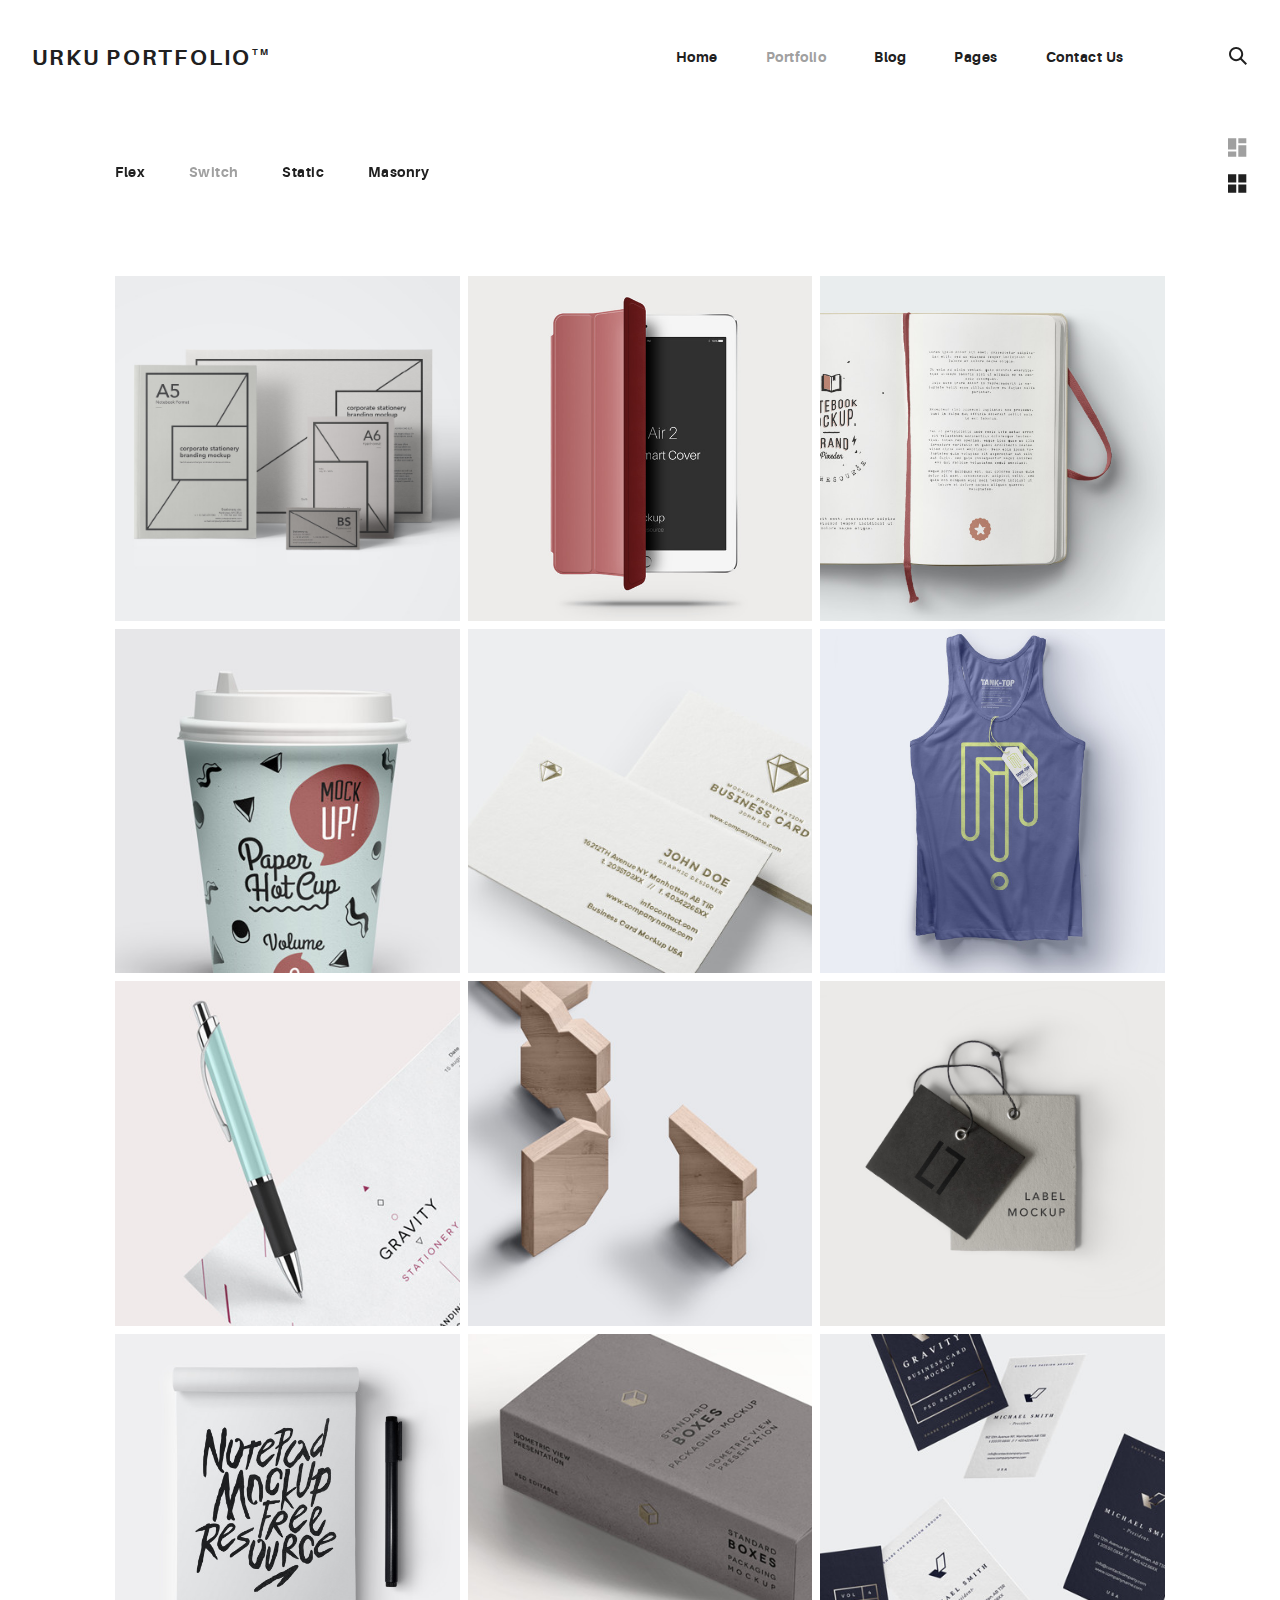
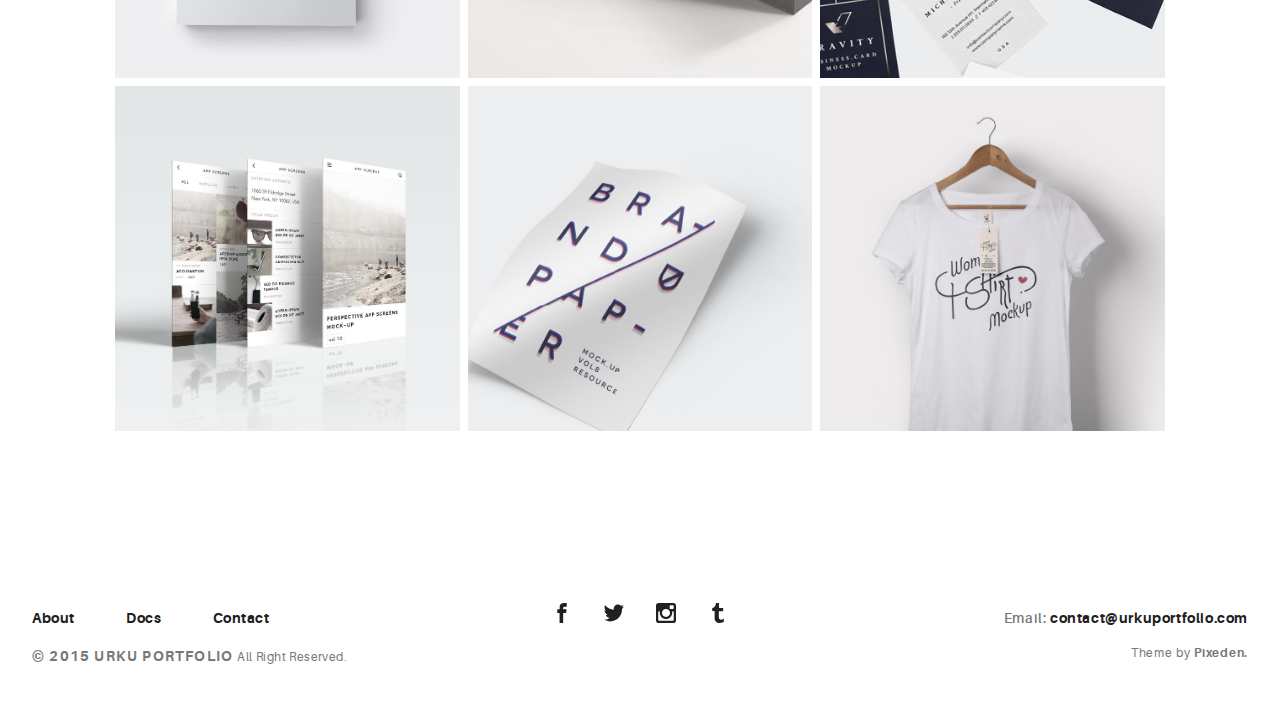
<file: portfolio-alt.html>
<!DOCTYPE html>
<html>
  <head>
    <meta name="viewport" content="width=device-width, initial-scale=1.0">
    <meta charset="UTF-8">
    <title>Urku Portfolio :: Pixeden</title>
    <link rel="icon" type="image/svg+xml" href="assets/img/urku-ico.svg">
    <link rel="stylesheet" href="assets/css/aurora-pack.min.css">
    <link rel="stylesheet" href="assets/css/aurora-theme-base.min.css">
    <link rel="stylesheet" href="assets/css/urku.css">
  </head>
  <body class="top-fixed">
    <header class="ae-container-fluid ae-container-fluid--full rk-header ">
      <input type="checkbox" id="mobile-menu" class="rk-mobile-menu">
      <label for="mobile-menu">
        <svg>
          <use xlink:href="assets/img/symbols.svg#bar"></use>
        </svg>
        <svg>
          <use xlink:href="assets/img/symbols.svg#bar"></use>
        </svg>
        <svg>
          <use xlink:href="assets/img/symbols.svg#bar"></use>
        </svg>
      </label>
      <div class="ae-container-fluid rk-topbar">
        <h1 class="rk-logo"><a href="index.html">urku portfolio<sup>tm</sup></a></h1>
        <nav class="rk-navigation">
          <ul class="rk-menu">
            <li class="rk-menu__item"><a href="index.html" class="rk-menu__link">Home</a>
            </li>
            <li class="active rk-menu__item"><a href="portfolio.html" class="rk-menu__link">Portfolio</a>
            </li>
            <li class="rk-menu__item"><a href="blog.html" class="rk-menu__link">Blog</a>
            </li>
            <li class="rk-menu__item"><a href="#0" class="rk-menu__link">Pages</a>
              <nav class="rk-menu__sub">
                <ul class="rk-container">
                  <li class="rk-menu__item"><a href="about.html" class="rk-menu__link">About</a></li>
                  <li class="rk-menu__item"><a href="documentation.html" class="rk-menu__link">Documentation</a></li>
                  <li class="rk-menu__item"><a href="design-styles.html" class="rk-menu__link">Design Styles</a></li>
                </ul>
              </nav>
            </li>
            <li class="rk-menu__item"><a href="contact.html" class="rk-menu__link">Contact Us</a>
            </li>
          </ul>
          <form class="rk-search">
            <input type="text" placeholder="Search" id="urku-search" class="rk-search-field">
            <label for="urku-search">
              <svg>
                <use xlink:href="assets/img/symbols.svg#icon-search"></use>
              </svg>
            </label>
          </form>
        </nav>
      </div>
    </header>
    <section class="ae-container-fluid rk-main">
      <input type="radio" name="layout-ctrl" checked id="layout-base" class="layout-ctrl-input">
      <div class="ae-container-fluid rk-layout-ctrl-cont">
        <label for="layout-base" class="rk-layout-ctrl">
          <svg>
            <use xlink:href="assets/img/symbols.svg#icon-view-default"></use>
          </svg>
        </label>
      </div>
      <input type="radio" name="layout-ctrl" id="layout-grid" class="layout-ctrl-input">
      <div class="ae-container-fluid rk-layout-ctrl-cont">
        <label for="layout-grid" class="rk-layout-ctrl">
          <svg>
            <use xlink:href="assets/img/symbols.svg#icon-view-alt"></use>
          </svg>
        </label>
      </div>
      <div class="rk-layout-ctrl-mobile">
        <svg viewBox="0 0 9 9" class="layout-mob-1">
          <rect width="100%" height="100%" fill="currentColor"></rect>
        </svg>
        <svg viewBox="0 0 9 9" class="layout-mob-2">
          <rect width="100%" height="100%" fill="currentColor"></rect>
        </svg>
        <svg viewBox="0 0 9 9" class="layout-mob-3">
          <rect width="100%" height="100%" fill="currentColor"></rect>
        </svg>
        <svg viewBox="0 0 9 9" class="layout-mob-4">
          <rect width="100%" height="100%" fill="currentColor"></rect>
        </svg>
      </div>
      <section class="ae-container-fluid ae-container-fluid--inner rk-portfolio">
        <div class="au-xs-ta-center au-lg-ta-left">
          <ul class="rk-menu rk-categories-menu">
            <li class="rk-menu__item"><a href="portfolio.html" class="rk-menu__link">Flex</a>
            </li>
            <li class="active rk-menu__item"><a href="portfolio-alt.html" class="rk-menu__link">Switch</a>
            </li>
            <li class="rk-menu__item"><a href="portfolio-raw.html" class="rk-menu__link">Static</a>
            </li>
            <li class="rk-menu__item"><a href="portfolio-masonry.html" class="rk-menu__link">Masonry</a>
            </li>
          </ul>
        </div>
        <div class="rk-portfolio__items"><a href="portfolio-item.html" class="rk-item rk-item--flex item-1 rk-size-4 rk-tosize-3 rk-square ">
            <div class="item-meta">
              <h2>Essential Stationery</h2>
              <p>Branding</p>
            </div></a><a href="portfolio-item.html" class="rk-item rk-item--flex item-2 rk-size-4 rk-tosize-3 rk-square ">
            <div class="item-meta">
              <h2>Pickled Tousled</h2>
              <p>Art Direction</p>
            </div></a><a href="portfolio-item.html" class="rk-item rk-item--flex item-3 rk-size-4 rk-tosize-3 rk-square ">
            <div class="item-meta">
              <h2>Waistcoat vegan</h2>
              <p>Graphic Design</p>
            </div></a><a href="portfolio-item.html" class="rk-item rk-item--flex item-4 rk-size-4 rk-tosize-3 rk-square ">
            <div class="item-meta">
              <h2>Tumblr hammock</h2>
              <p>Packaging</p>
            </div></a><a href="portfolio-item.html" class="rk-item rk-item--flex item-5 rk-size-4  rk-square ">
            <div class="item-meta">
              <h2>Biodiesel etsy</h2>
              <p>Branding</p>
            </div></a><a href="portfolio-item.html" class="rk-item rk-item--flex item-6 rk-size-4  rk-square ">
            <div class="item-meta">
              <h2>Gentrify artisan</h2>
              <p>Graphic Design</p>
            </div></a><a href="portfolio-item.html" class="rk-item rk-item--flex item-7 rk-size-4  rk-square ">
            <div class="item-meta">
              <h2>Plaid austin</h2>
              <p>Graphic Design</p>
            </div></a><a href="portfolio-item.html" class="rk-item rk-item--flex item-8 rk-size-4 rk-tosize-6 rk-square ">
            <div class="item-meta">
              <h2>Trust fund</h2>
              <p>Packaging</p>
            </div></a><a href="portfolio-item.html" class="rk-item rk-item--flex item-9 rk-size-4 rk-tosize-6 rk-square ">
            <div class="item-meta">
              <h2>Gentrify pork</h2>
              <p>Branding</p>
            </div></a><a href="portfolio-item.html" class="rk-item rk-item--flex item-10 rk-size-4 rk-tosize-3 rk-square ">
            <div class="item-meta">
              <h2>Waistcoat ugh</h2>
              <p>UI/UX</p>
            </div></a><a href="portfolio-item.html" class="rk-item rk-item--flex item-11 rk-size-4 rk-tosize-3 rk-square ">
            <div class="item-meta">
              <h2>Deep v kogi</h2>
              <p>Graphic Design</p>
            </div></a><a href="portfolio-item.html" class="rk-item rk-item--flex item-12 rk-size-4 rk-tosize-3 rk-square ">
            <div class="item-meta">
              <h2>Venmo trust</h2>
              <p>Packaging</p>
            </div></a><a href="portfolio-item.html" class="rk-item rk-item--flex item-13 rk-size-4 rk-tosize-3 rk-square ">
            <div class="item-meta">
              <h2>Venmo trust</h2>
              <p>Ui/UX</p>
            </div></a><a href="portfolio-item.html" class="rk-item rk-item--flex item-14 rk-size-4 rk-tosize-6 rk-square rk-toportrait">
            <div class="item-meta">
              <h2>Gentrify semiotic</h2>
              <p>Art Direction</p>
            </div></a><a href="portfolio-item.html" class="rk-item rk-item--flex item-15 rk-size-4 rk-tosize-6 rk-square rk-toportrait">
            <div class="item-meta">
              <h2>Migas artisan</h2>
              <p>Photography</p>
            </div></a>
        </div>
      </section>
    </section>
    <footer class="ae-container-fluid rk-footer ">
      <div class="ae-grid ae-grid--collapse">
        <div class="ae-grid__item item-lg-4 au-xs-ta-center au-lg-ta-left">
          <ul class="rk-menu rk-footer-menu">
            <li class="rk-menu__item"><a href="about.html" class="rk-menu__link">About</a>
            </li>
            <li class="rk-menu__item"><a href="documentation.html" class="rk-menu__link">Docs</a>
            </li>
            <li class="rk-menu__item"><a href="contact.html" class="rk-menu__link">Contact</a>
            </li>
          </ul>
          <p class="rk-footer__text rk-footer__copy "> <span class="ae-u-bold">© </span><span class="ae-u-bolder">2015 URKU PORTFOLIO </span>All Right Reserved.</p>
        </div>
        <div class="ae-grid__item item-lg-4 au-xs-ta-center"><a href="#0" class="rk-social-btn ">
            <svg>
              <use xlink:href="assets/img/symbols.svg#icon-facebook"></use>
            </svg></a><a href="#0" class="rk-social-btn ">
            <svg>
              <use xlink:href="assets/img/symbols.svg#icon-twitter"></use>
            </svg></a><a href="#0" class="rk-social-btn ">
            <svg>
              <use xlink:href="assets/img/symbols.svg#icon-pinterest"></use>
            </svg></a><a href="#0" class="rk-social-btn ">
            <svg>
              <use xlink:href="assets/img/symbols.svg#icon-tumblr"></use>
            </svg></a></div>
        <div class="ae-grid__item item-lg-4 au-xs-ta-center au-lg-ta-right">
          <p class="rk-footer__text rk-footer__contact "> <span class="ae-u-bold">Email: </span><span class="ae-u-bolder"> <a href="#0" class="rk-dark-color ">contact@urkuportfolio.com </a></span></p>
          <p class="rk-footer__text rk-footer__by">Theme by <a href="http://pixeden.com" class="ae-u-bolder">Pixeden.</a></p>
        </div>
      </div>
    </footer>
    <script src="assets/js/svg4everybody.min.js"></script>
    <script>svg4everybody();</script>
  </body>
</html>
</file>
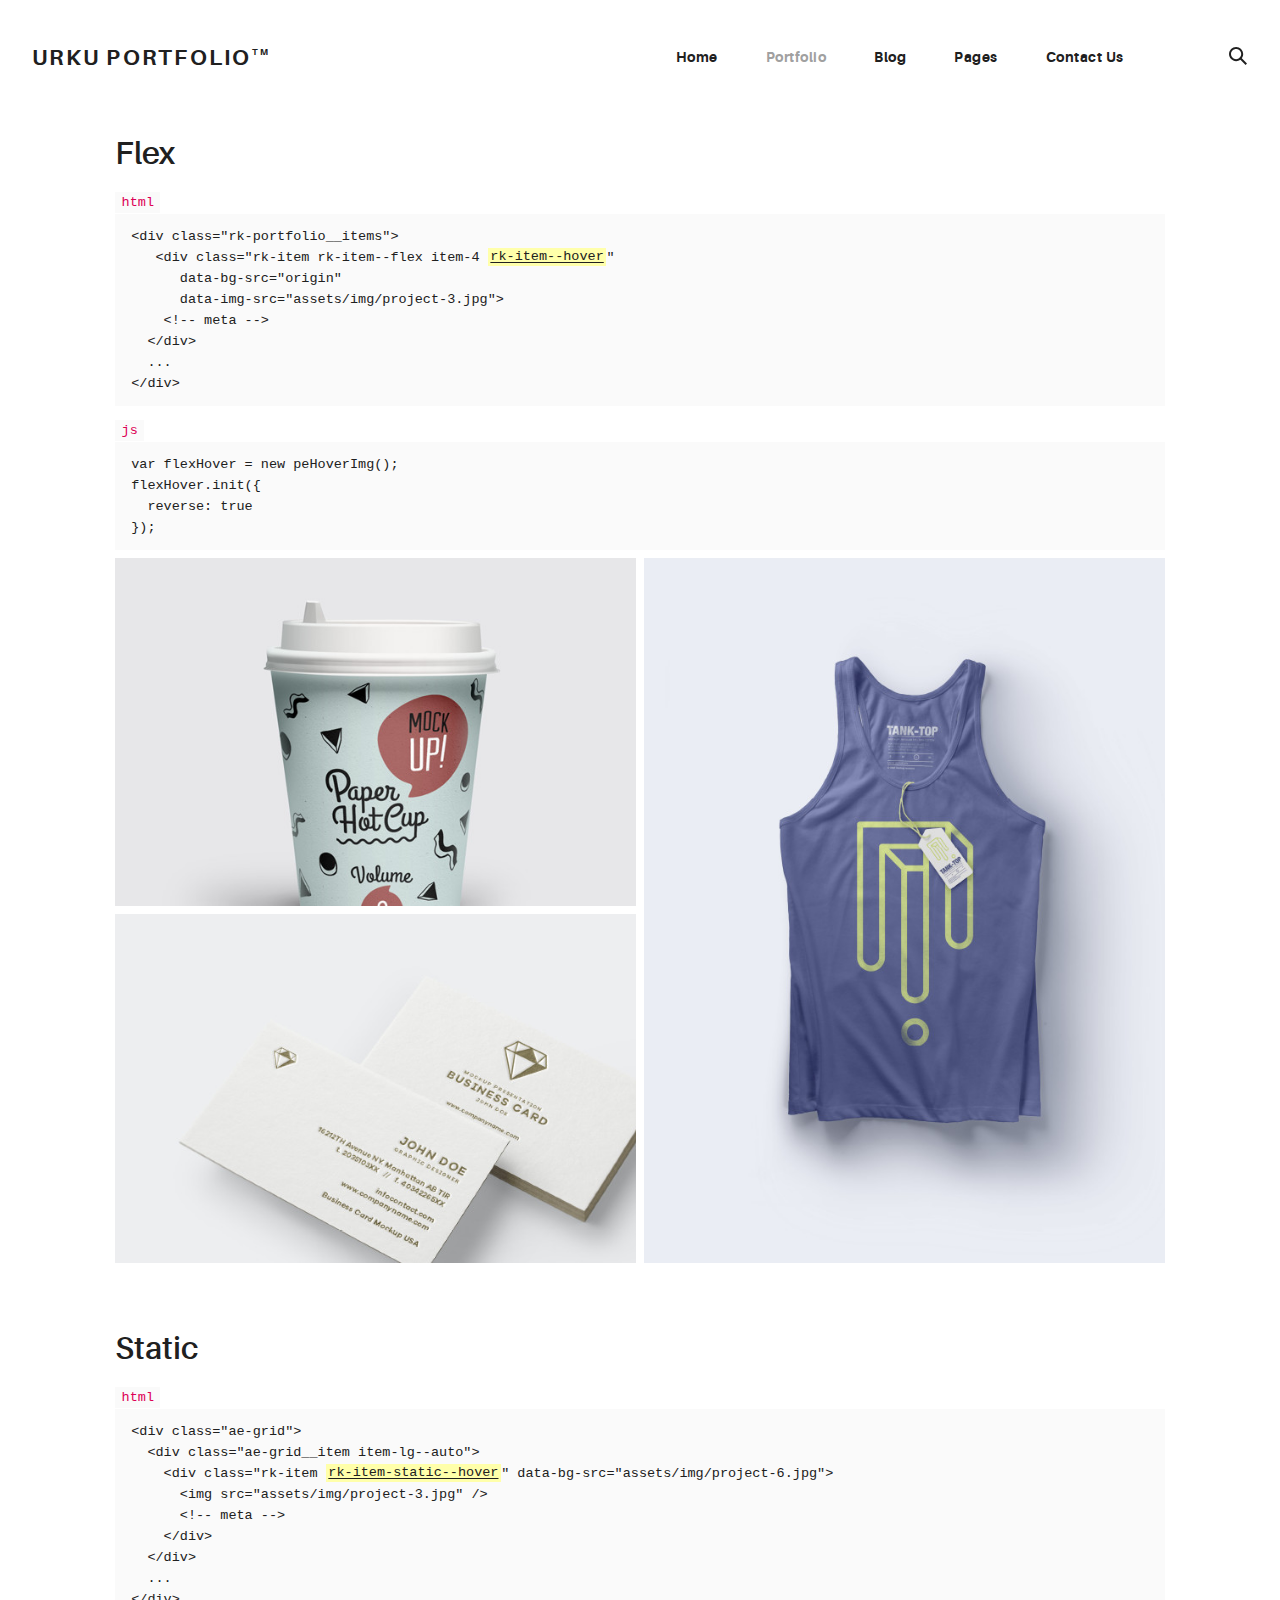
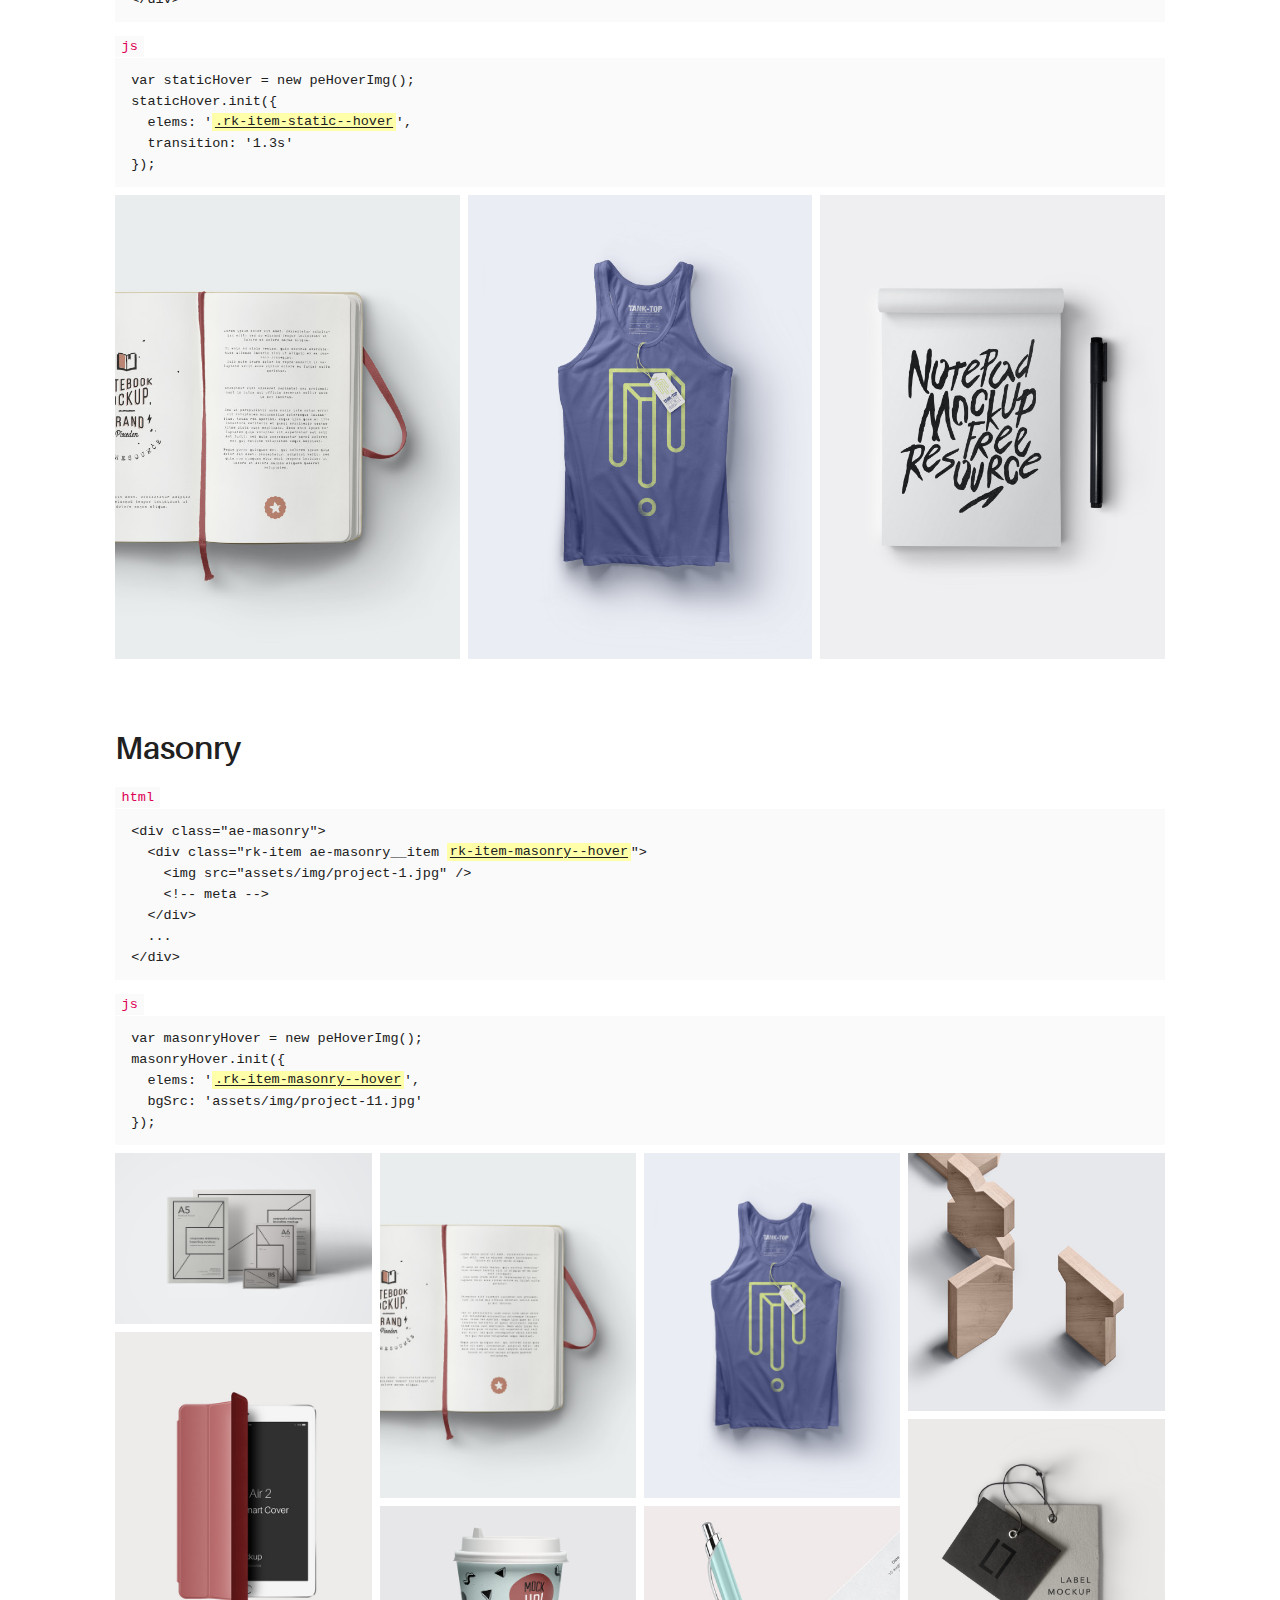
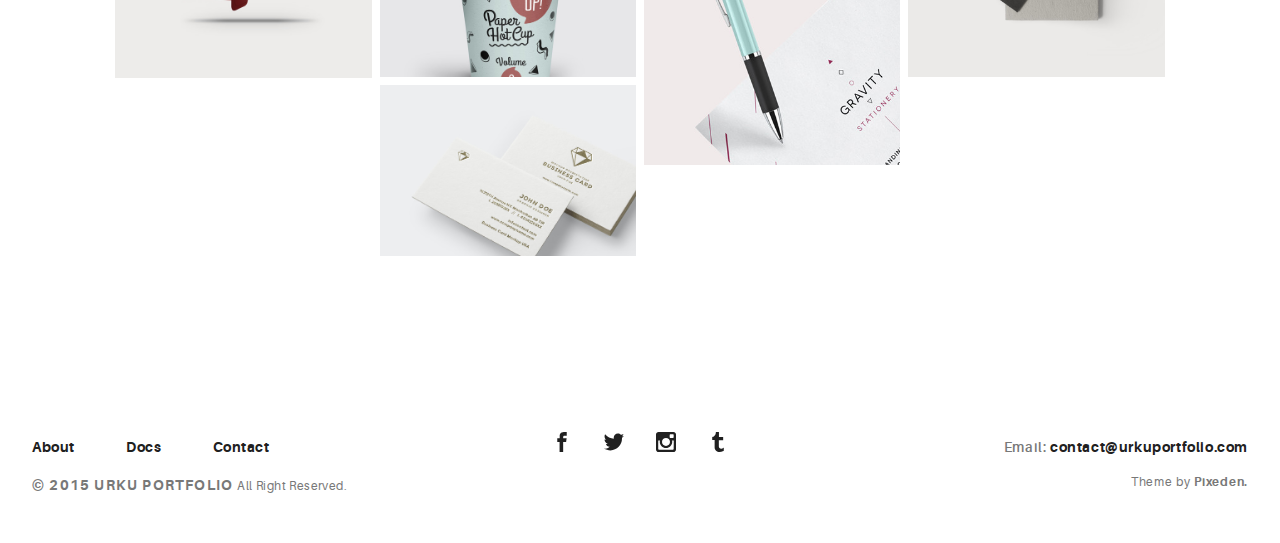
<file: portfolio-hover.html>
<!DOCTYPE html>
<html>
  <head>
    <meta name="viewport" content="width=device-width, initial-scale=1.0">
    <meta charset="UTF-8">
    <title>Urku Portfolio :: Pixeden</title>
    <link rel="icon" type="image/svg+xml" href="assets/img/urku-ico.svg">
    <link rel="stylesheet" href="assets/css/aurora-pack.min.css">
    <link rel="stylesheet" href="assets/css/aurora-theme-base.min.css">
    <link rel="stylesheet" href="assets/css/urku.css">
  </head>
  <body class="top-fixed">
    <header class="ae-container-fluid ae-container-fluid--full rk-header ">
      <input type="checkbox" id="mobile-menu" class="rk-mobile-menu">
      <label for="mobile-menu">
        <svg>
          <use xlink:href="assets/img/symbols.svg#bar"></use>
        </svg>
        <svg>
          <use xlink:href="assets/img/symbols.svg#bar"></use>
        </svg>
        <svg>
          <use xlink:href="assets/img/symbols.svg#bar"></use>
        </svg>
      </label>
      <div class="ae-container-fluid rk-topbar">
        <h1 class="rk-logo"><a href="index.html">urku portfolio<sup>tm</sup></a></h1>
        <nav class="rk-navigation">
          <ul class="rk-menu">
            <li class="rk-menu__item"><a href="index.html" class="rk-menu__link">Home</a>
            </li>
            <li class="active rk-menu__item"><a href="portfolio.html" class="rk-menu__link">Portfolio</a>
            </li>
            <li class="rk-menu__item"><a href="blog.html" class="rk-menu__link">Blog</a>
            </li>
            <li class="rk-menu__item"><a href="#0" class="rk-menu__link">Pages</a>
              <nav class="rk-menu__sub">
                <ul class="rk-container">
                  <li class="rk-menu__item"><a href="about.html" class="rk-menu__link">About</a></li>
                  <li class="rk-menu__item"><a href="documentation.html" class="rk-menu__link">Documentation</a></li>
                  <li class="rk-menu__item"><a href="design-styles.html" class="rk-menu__link">Design Styles</a></li>
                </ul>
              </nav>
            </li>
            <li class="rk-menu__item"><a href="contact.html" class="rk-menu__link">Contact Us</a>
            </li>
          </ul>
          <form class="rk-search">
            <input type="text" placeholder="Search" id="urku-search" class="rk-search-field">
            <label for="urku-search">
              <svg>
                <use xlink:href="assets/img/symbols.svg#icon-search"></use>
              </svg>
            </label>
          </form>
        </nav>
      </div>
    </header>
    <section class="rk-container rk-main">
      <section class="ae-container-fluid ae-container-fluid--inner rk-portfolio">
        <h3>Flex</h3><code>html</code>
        <pre><code>&lt;div class=&quot;rk-portfolio__items&quot;&gt;
   &lt;div class=&quot;rk-item rk-item--flex item-4 <ins>rk-item--hover</ins>&quot; 
      data-bg-src=&quot;origin&quot; 
      data-img-src=&quot;assets/img/project-3.jpg&quot;&gt;
    &lt;!-- meta --&gt;
  &lt;/div&gt;
  ...
&lt;/div&gt;</code></pre><code>js</code>
        <pre><code>var flexHover = new peHoverImg();
flexHover.init({
  reverse: true
});</code></pre>
        <div class="rk-portfolio__items">
          <div class="rk-items-cont rk-size-6 rk-tosize-8"><a href="portfolio-item.html" data-bg-src="origin" data-img-src="assets/img/project-3.jpg" class="rk-item rk-item--flex item-4 rk-size-12 rk-landscape rk-item--hover"> 
              <div class="item-meta">
                <h2>Tumblr hammock</h2>
                <p>Packaging</p>
              </div></a><a href="portfolio-item.html" data-bg-src="origin" data-img-src="assets/img/project-11.jpg" class="rk-item rk-item--flex item-5 rk-size-12 rk-landscape rk-item--hover"> 
              <div class="item-meta">
                <h2>Biodiesel etsy</h2>
                <p>Branding</p>
              </div></a></div><a href="portfolio-item.html" data-bg-src="origin" data-img-src="assets/img/project-2.jpg" class="rk-item rk-item--flex item-6 rk-size-6 rk-portrait rk-item--hover"> 
            <div class="item-meta">
              <h2>Gentrify artisan</h2>
              <p>Graphic Design</p>
            </div></a>
        </div>
        <h3 class="au-mt-4">Static</h3><code>html</code>
        <pre><code>&lt;div class=&quot;ae-grid&quot;&gt;
  &lt;div class=&quot;ae-grid__item item-lg--auto&quot;&gt;
    &lt;div class=&quot;rk-item <ins>rk-item-static--hover</ins>&quot; data-bg-src=&quot;assets/img/project-6.jpg&quot;&gt;
      &lt;img src=&quot;assets/img/project-3.jpg&quot; /&gt;
      &lt;!-- meta --&gt;
    &lt;/div&gt;
  &lt;/div&gt;
  ...
&lt;/div&gt;</code></pre><code>js</code>
        <pre><code>var staticHover = new peHoverImg();
staticHover.init({
  elems: '<ins>.rk-item-static--hover</ins>',
  transition: '1.3s'
});</code></pre>
        <div class="ae-grid">
          <div class="ae-grid__item item-lg--auto"><a href="portfolio-item.html" data-bg-src="assets/img/project-6.jpg" class="rk-item rk-item-static--hover"><img src="assets/img/project-3.jpg" alt="">
              <div class="item-meta">
                <h2>Waistcoat vegan</h2>
                <p>Graphic Design</p>
              </div></a></div>
          <div class="ae-grid__item item-lg--auto"><a href="portfolio-item.html" data-bg-src="assets/img/project-10.jpg" class="rk-item rk-item-static--hover"><img src="assets/img/project-6.jpg" alt="">
              <div class="item-meta">
                <h2>Gentrify artisan</h2>
                <p>Graphic Design</p>
              </div></a></div>
          <div class="ae-grid__item item-lg--auto"><a href="portfolio-item.html" data-bg-src="assets/img/project-3.jpg" class="rk-item rk-item-static--hover"><img src="assets/img/project-10.jpg" alt="">
              <div class="item-meta">
                <h2>Waistcoat ugh</h2>
                <p>UI/UX</p>
              </div></a></div>
        </div>
        <h3 class="au-mt-4">Masonry</h3><code>html</code>
        <pre><code>&lt;div class=&quot;ae-masonry&quot;&gt;
  &lt;div class=&quot;rk-item ae-masonry__item <ins>rk-item-masonry--hover</ins>&quot;&gt;
    &lt;img src=&quot;assets/img/project-1.jpg&quot; /&gt;
    &lt;!-- meta --&gt;
  &lt;/div&gt;
  ...
&lt;/div&gt;</code></pre><code>js</code>
        <pre><code>var masonryHover = new peHoverImg();
masonryHover.init({
  elems: '<ins>.rk-item-masonry--hover</ins>',
  bgSrc: 'assets/img/project-11.jpg'
});</code></pre>
        <div class="ae-masonry ae-masonry-md-2 ae-masonry-xl-4"><a href="portfolio-item.html" class="rk-item ae-masonry__item rk-item-masonry--hover"><img src="assets/img/project-1.jpg" alt="">
            <div class="item-meta">
              <h2>Essential Stationery</h2>
              <p>Branding</p>
            </div></a><a href="portfolio-item.html" class="rk-item ae-masonry__item rk-item-masonry--hover"><img src="assets/img/project-2.jpg" alt="">
            <div class="item-meta">
              <h2>Pickled Tousled</h2>
              <p>Art Direction</p>
            </div></a><a href="portfolio-item.html" class="rk-item ae-masonry__item rk-item-masonry--hover"><img src="assets/img/project-3.jpg" alt="">
            <div class="item-meta">
              <h2>Waistcoat vegan</h2>
              <p>Graphic Design</p>
            </div></a><a href="portfolio-item.html" class="rk-item ae-masonry__item rk-item-masonry--hover"><img src="assets/img/project-4.jpg" alt="">
            <div class="item-meta">
              <h2>Tumblr hammock</h2>
              <p>Packaging</p>
            </div></a><a href="portfolio-item.html" class="rk-item ae-masonry__item rk-item-masonry--hover"><img src="assets/img/project-5.jpg" alt="">
            <div class="item-meta">
              <h2>Biodiesel etsy</h2>
              <p>Branding</p>
            </div></a><a href="portfolio-item.html" class="rk-item ae-masonry__item rk-item-masonry--hover"><img src="assets/img/project-6.jpg" alt="">
            <div class="item-meta">
              <h2>Gentrify artisan</h2>
              <p>Graphic Design</p>
            </div></a><a href="portfolio-item.html" class="rk-item ae-masonry__item rk-item-masonry--hover"><img src="assets/img/project-7.jpg" alt="">
            <div class="item-meta">
              <h2>Plaid austin</h2>
              <p>Graphic Design</p>
            </div></a><a href="portfolio-item.html" class="rk-item ae-masonry__item rk-item-masonry--hover"><img src="assets/img/project-8.jpg" alt="">
            <div class="item-meta">
              <h2>Trust fund</h2>
              <p>Packaging</p>
            </div></a><a href="portfolio-item.html" class="rk-item ae-masonry__item rk-item-masonry--hover"><img src="assets/img/project-9.jpg" alt="">
            <div class="item-meta">
              <h2>Gentrify pork</h2>
              <p>Branding</p>
            </div></a>
        </div>
      </section>
    </section>
    <footer class="ae-container-fluid rk-footer ">
      <div class="ae-grid ae-grid--collapse">
        <div class="ae-grid__item item-lg-4 au-xs-ta-center au-lg-ta-left">
          <ul class="rk-menu rk-footer-menu">
            <li class="rk-menu__item"><a href="about.html" class="rk-menu__link">About</a>
            </li>
            <li class="rk-menu__item"><a href="documentation.html" class="rk-menu__link">Docs</a>
            </li>
            <li class="rk-menu__item"><a href="contact.html" class="rk-menu__link">Contact</a>
            </li>
          </ul>
          <p class="rk-footer__text rk-footer__copy "> <span class="ae-u-bold">© </span><span class="ae-u-bolder">2015 URKU PORTFOLIO </span>All Right Reserved.</p>
        </div>
        <div class="ae-grid__item item-lg-4 au-xs-ta-center"><a href="#0" class="rk-social-btn ">
            <svg>
              <use xlink:href="assets/img/symbols.svg#icon-facebook"></use>
            </svg></a><a href="#0" class="rk-social-btn ">
            <svg>
              <use xlink:href="assets/img/symbols.svg#icon-twitter"></use>
            </svg></a><a href="#0" class="rk-social-btn ">
            <svg>
              <use xlink:href="assets/img/symbols.svg#icon-pinterest"></use>
            </svg></a><a href="#0" class="rk-social-btn ">
            <svg>
              <use xlink:href="assets/img/symbols.svg#icon-tumblr"></use>
            </svg></a></div>
        <div class="ae-grid__item item-lg-4 au-xs-ta-center au-lg-ta-right">
          <p class="rk-footer__text rk-footer__contact "> <span class="ae-u-bold">Email: </span><span class="ae-u-bolder"> <a href="#0" class="rk-dark-color ">contact@urkuportfolio.com </a></span></p>
          <p class="rk-footer__text rk-footer__by">Theme by <a href="http://pixeden.com" class="ae-u-bolder">Pixeden.</a></p>
        </div>
      </div>
    </footer>
    <script src="assets/js/svg4everybody.min.js"></script>
    <script>svg4everybody();</script>
    <script src="assets/js/pe-hoverimage.js"></script>
    <script>
      var flexHover = new peHoverImg();
      flexHover.init({
        reverse: true
      });
      
      var staticHover = new peHoverImg();
      staticHover.init({
        elems: '.rk-item-static--hover',
        transition: '1.3s'
      });
      
      var masonryHover = new peHoverImg();
      masonryHover.init({
        elems: '.rk-item-masonry--hover',
        bgSrc: 'assets/img/project-11.jpg'
      });
    </script>
  </body>
</html>
</file>
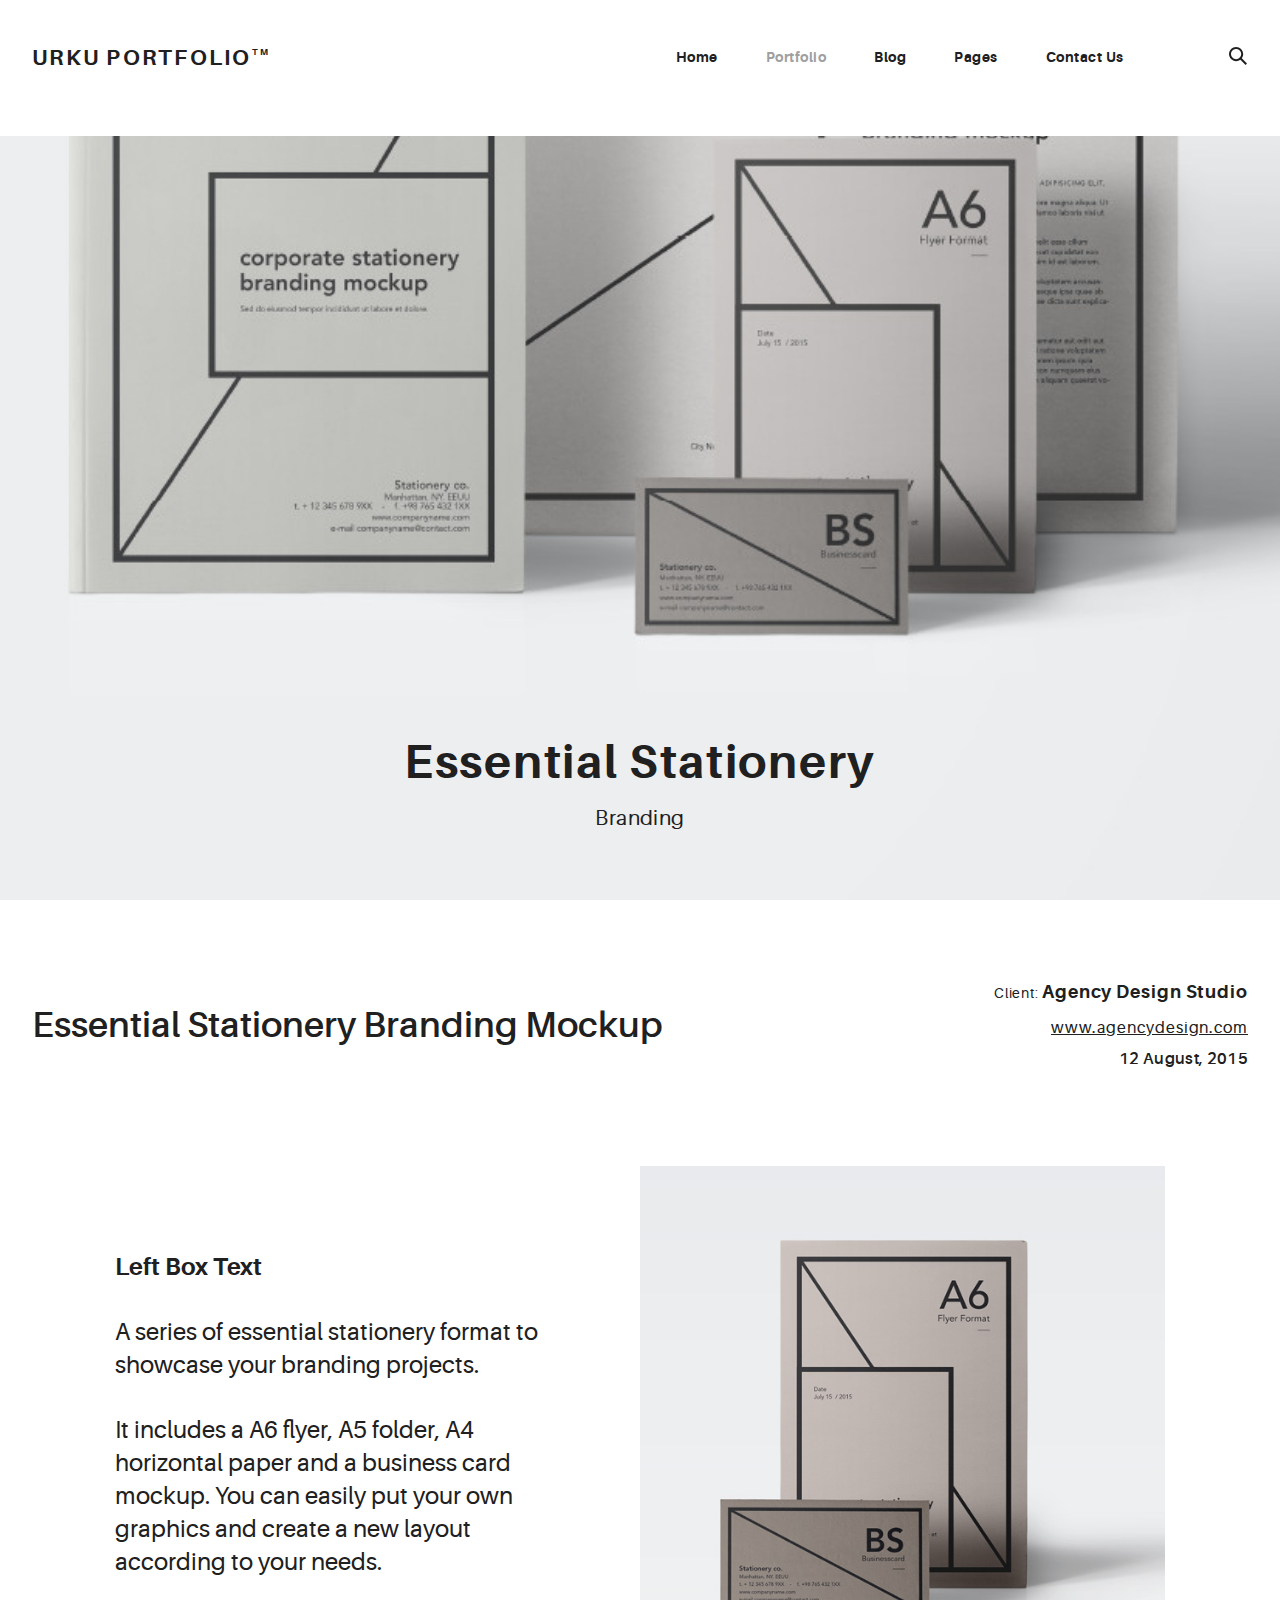
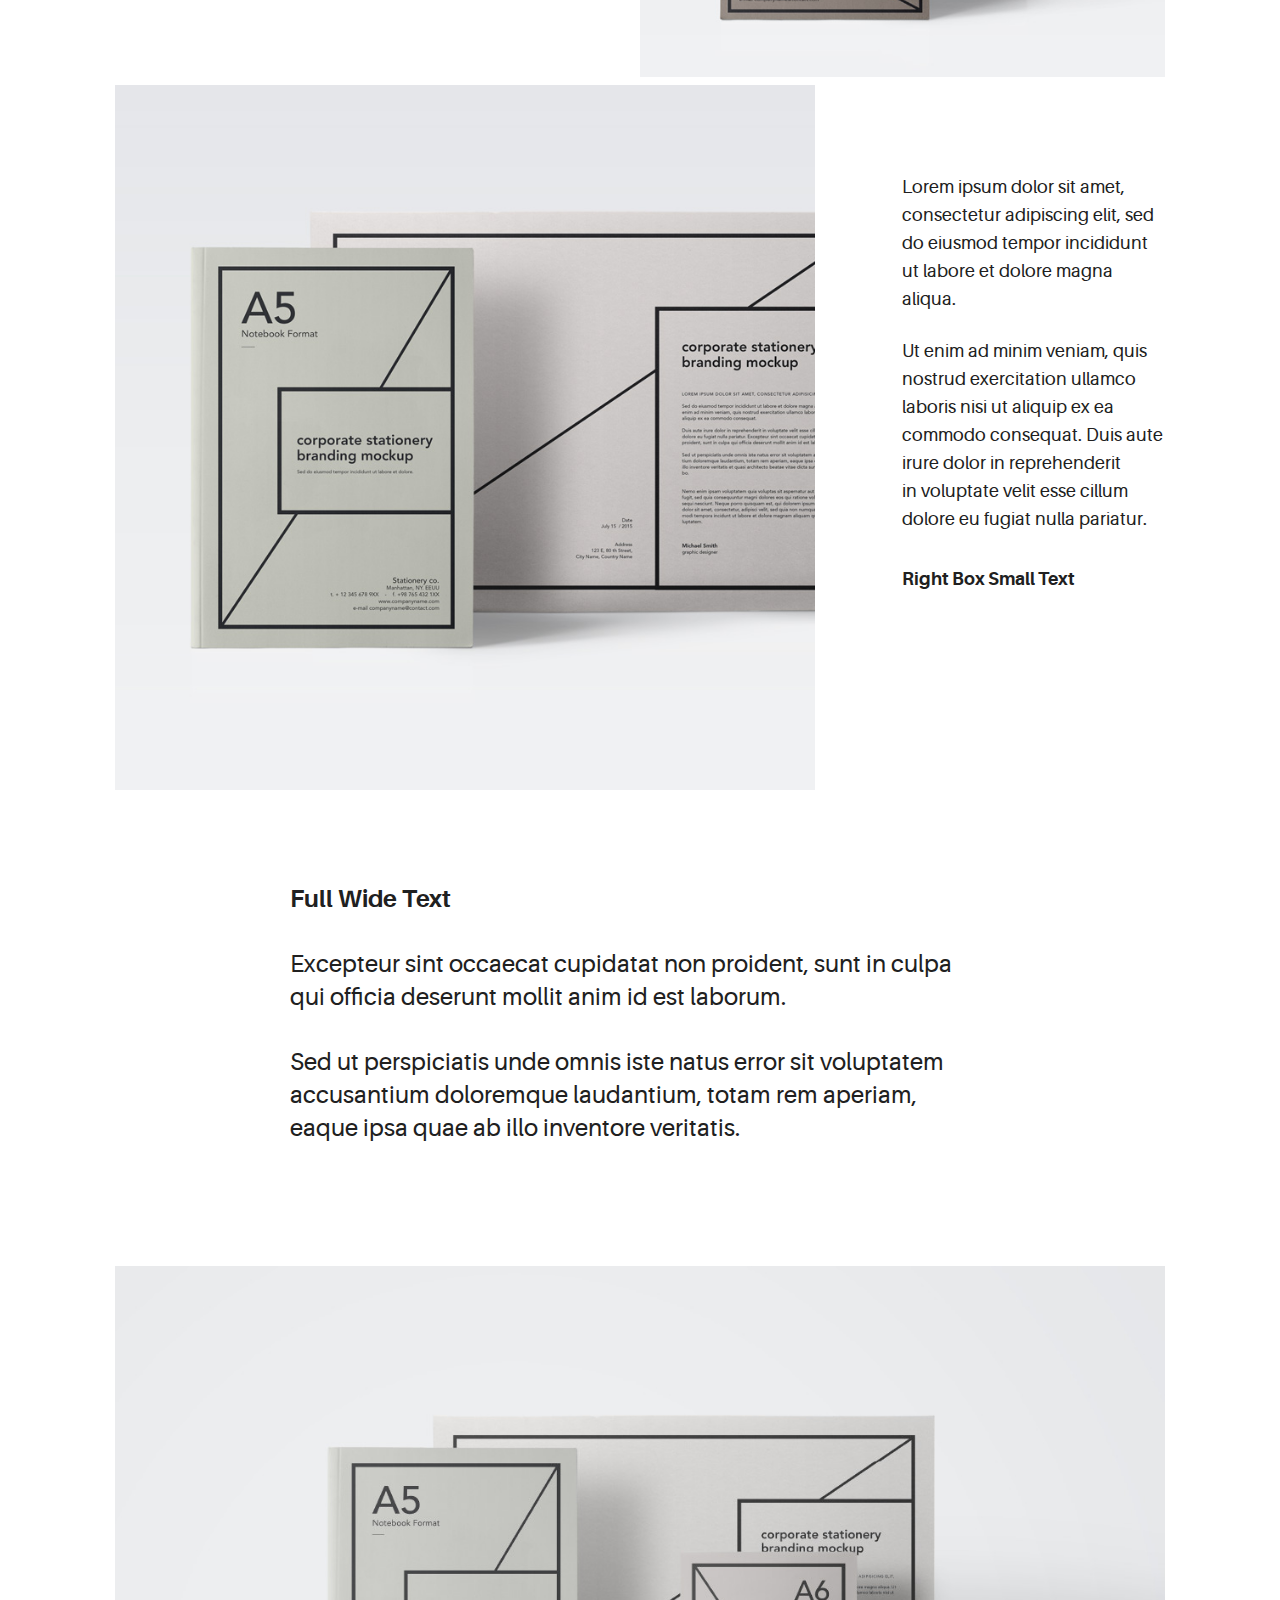
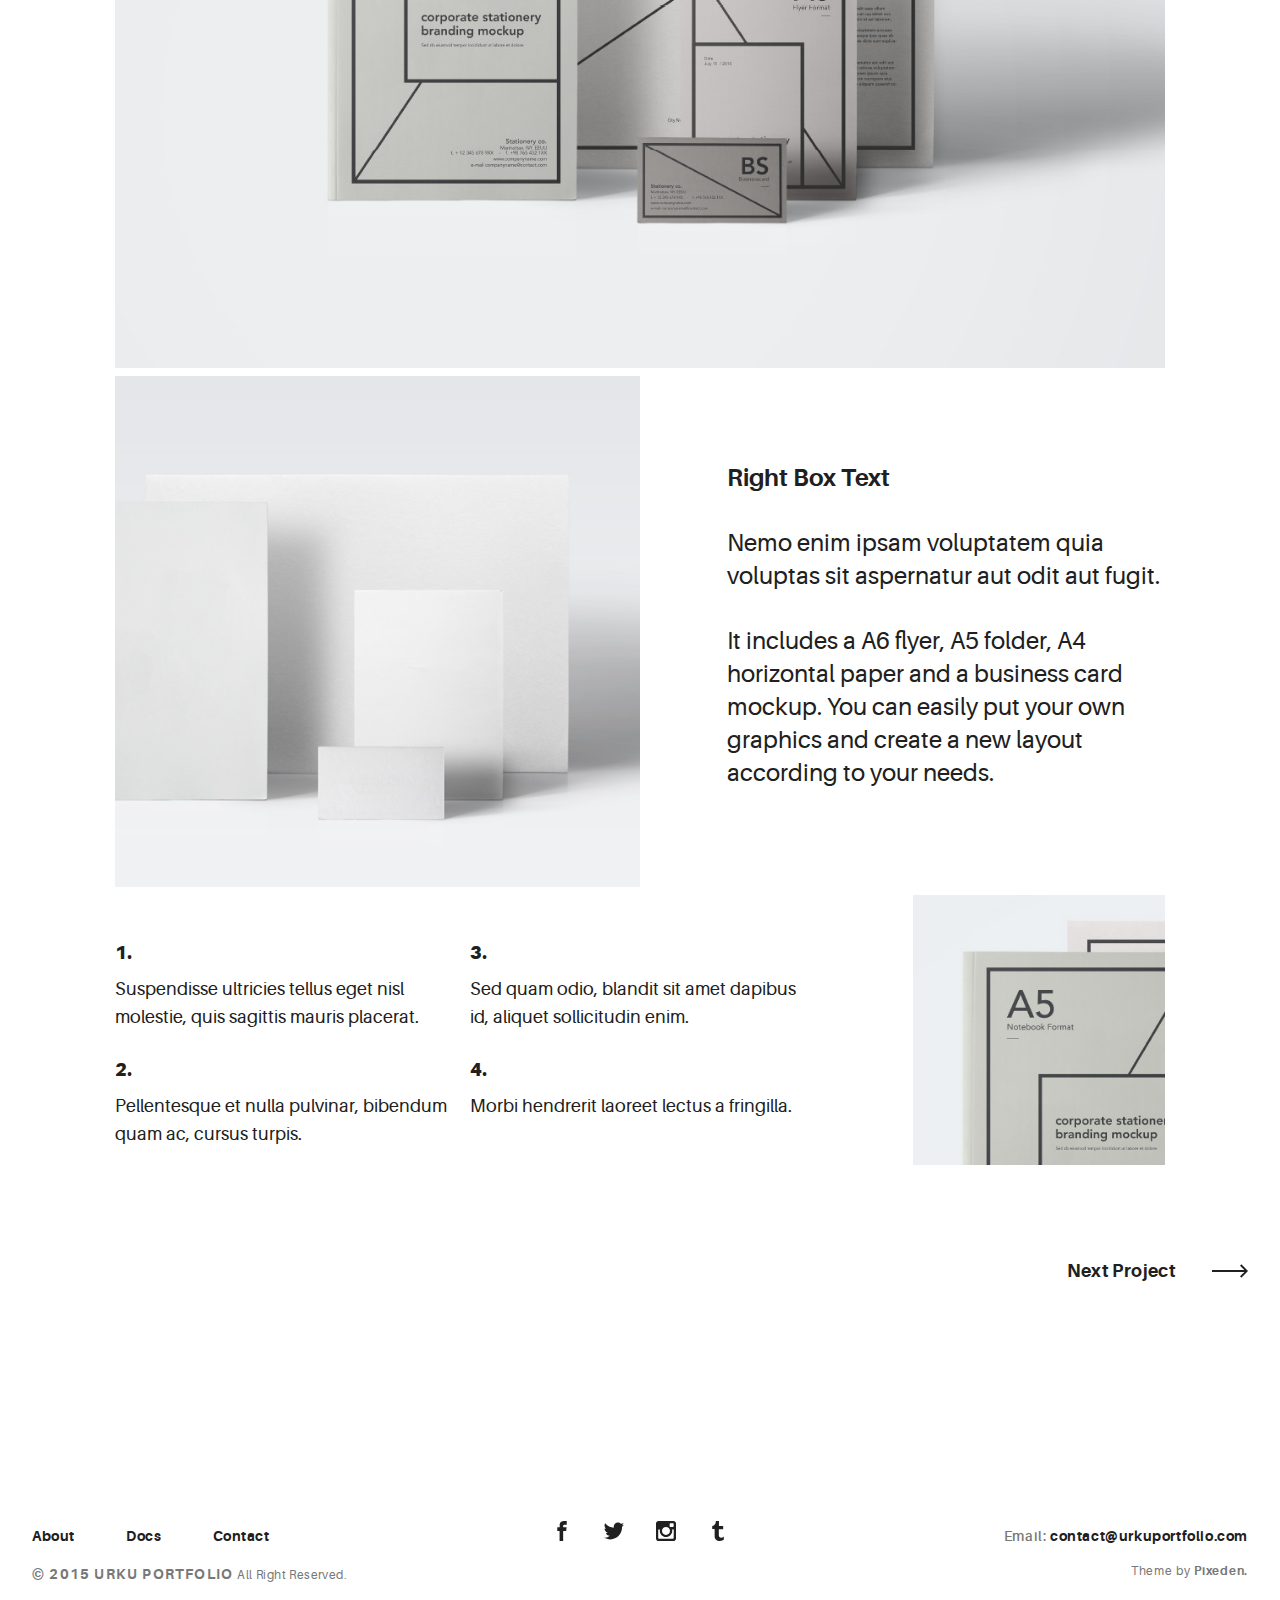
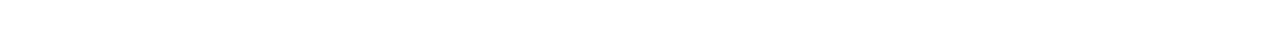
<file: portfolio-item.html>
<!DOCTYPE html>
<html>
  <head>
    <meta name="viewport" content="width=device-width, initial-scale=1.0">
    <meta charset="UTF-8">
    <title>Urku Portfolio :: Pixeden</title>
    <link rel="icon" type="image/svg+xml" href="assets/img/urku-ico.svg">
    <link rel="stylesheet" href="assets/css/aurora-pack.min.css">
    <link rel="stylesheet" href="assets/css/aurora-theme-base.min.css">
    <link rel="stylesheet" href="assets/css/urku.css">
  </head>
  <body class="top-fixed">
    <header class="ae-container-fluid ae-container-fluid--full rk-header ">
      <input type="checkbox" id="mobile-menu" class="rk-mobile-menu">
      <label for="mobile-menu">
        <svg>
          <use xlink:href="assets/img/symbols.svg#bar"></use>
        </svg>
        <svg>
          <use xlink:href="assets/img/symbols.svg#bar"></use>
        </svg>
        <svg>
          <use xlink:href="assets/img/symbols.svg#bar"></use>
        </svg>
      </label>
      <div class="ae-container-fluid rk-topbar">
        <h1 class="rk-logo"><a href="index.html">urku portfolio<sup>tm</sup></a></h1>
        <nav class="rk-navigation">
          <ul class="rk-menu">
            <li class="rk-menu__item"><a href="index.html" class="rk-menu__link">Home</a>
            </li>
            <li class="active rk-menu__item"><a href="portfolio.html" class="rk-menu__link">Portfolio</a>
              <nav class="rk-menu__sub">
                <ul class="rk-container">
                  <li class="rk-menu__item"><a href="portfolio.html" class="rk-menu__link">Flex</a></li>
                  <li class="rk-menu__item"><a href="portfolio-alt.html" class="rk-menu__link">Switch</a></li>
                  <li class="rk-menu__item"><a href="portfolio-raw.html" class="rk-menu__link">Static</a></li>
                  <li class="rk-menu__item"><a href="portfolio-masonry.html" class="rk-menu__link">Masonry</a></li>
                </ul>
              </nav>
            </li>
            <li class="rk-menu__item"><a href="blog.html" class="rk-menu__link">Blog</a>
            </li>
            <li class="rk-menu__item"><a href="#0" class="rk-menu__link">Pages</a>
              <nav class="rk-menu__sub">
                <ul class="rk-container">
                  <li class="rk-menu__item"><a href="about.html" class="rk-menu__link">About</a></li>
                  <li class="rk-menu__item"><a href="documentation.html" class="rk-menu__link">Documentation</a></li>
                  <li class="rk-menu__item"><a href="design-styles.html" class="rk-menu__link">Design Styles</a></li>
                </ul>
              </nav>
            </li>
            <li class="rk-menu__item"><a href="contact.html" class="rk-menu__link">Contact Us</a>
            </li>
          </ul>
          <form class="rk-search">
            <input type="text" placeholder="Search" id="urku-search" class="rk-search-field">
            <label for="urku-search">
              <svg>
                <use xlink:href="assets/img/symbols.svg#icon-search"></use>
              </svg>
            </label>
          </form>
        </nav>
      </div>
    </header>
    <section class="ae-container-fluid ae-container-fluid--full">
      <header class="rk-portfolio-cover  item-inside-1">
        <div class="item-inside__meta">
          <h1 class="ae-u-bolder rk-portfolio-title ">Essential Stationery</h1>
          <p class="ae-theta rk-portfolio-category ">Branding</p>
        </div>
      </header>
      <div class="ae-container-fluid">
        <div class="ae-grid ae-grid--collapse rk-portfolio-info ">
          <div class="ae-grid__item item-lg-8 item-sm--center au-xs-ta-center au-lg-ta-left">
            <h2 class="rk-portfolio-inner-title ">Essential Stationery Branding Mockup</h2>
          </div>
          <div class="ae-grid__item item-lg-4 au-xs-ta-center au-lg-ta-right rk-portfolio-details">
            <p class="rk-portfolio-inner-client "><span class="ae-lambda">Client: </span><span class="ae-u-bolder">Agency Design Studio</span></p>
            <p class="au-underline rk-portfolio-inner-website "><a href="#0" class="ae-kappa">www.agencydesign.com</a></p>
            <p class="ae-kappa ae-u-bold rk-portfolio-inner-date ">12 August, 2015</p>
          </div>
        </div>
      </div>
      <div class="ae-container-fluid ae-container-fluid--inner rk-portfolio--inner">
        <div class="ae-grid ae-grid--collapse au-xs-ptp-1">
          <div class="ae-grid__item item-lg-5 au-lg-ptp-1">
            <h4 class="ae-u-bolder">Left Box Text</h4>
            <p class="ae-eta">A series of essential stationery format to showcase your branding projects. </p>
            <p class="ae-eta">It includes a A6 flyer, A5 folder, A4 horizontal paper and a business card mockup. You can easily put your own graphics and create a new layout according to your needs.</p>
          </div>
          <div class="ae-grid__item item-lg-6 item-lg--offset-1"><img src="assets/img/inner-1.jpg" alt="Urku Portfolio"></div>
        </div>
        <div class="ae-grid ae-grid--collapse">
          <div class="ae-grid__item item-lg-8"><img src="assets/img/inner-2.jpg" alt="Urku Portfolio"></div>
          <div class="ae-grid__item item-lg-3 item-lg--offset-1 au-lg-ptp-1">
            <p>Lorem ipsum dolor sit amet, consectetur adipiscing elit, sed do eiusmod tempor incididunt ut labore et dolore magna aliqua. </p>
            <p class="au-mb-3">Ut enim ad minim veniam, quis nostrud exercitation ullamco laboris nisi ut aliquip ex ea commodo consequat. Duis aute irure dolor in reprehenderit <br>in voluptate velit esse cillum dolore eu fugiat nulla pariatur. </p>
            <p class="ae-u-bolder">Right Box Small Text</p>
          </div>
        </div>
        <div class="ae-grid ae-grid--collapse au-xs-ptp-1 au-xs-pbp-1">
          <div class="ae-grid__item item-lg-8 item-lg--offset-2">
            <h4 class="ae-u-bolder">Full Wide Text</h4>
            <p class="ae-eta">Excepteur sint occaecat cupidatat non proident, sunt in culpa qui officia deserunt mollit anim id est laborum.</p>
            <p class="ae-eta">Sed ut perspiciatis unde omnis iste natus error sit voluptatem accusantium doloremque laudantium, totam rem aperiam, eaque ipsa quae ab illo inventore veritatis.</p>
          </div>
        </div>
        <div class="ae-grid ae-grid--collapse">
          <div class="ae-grid__item item-lg--auto"><img src="assets/img/project-1.jpg" alt="Urku Portfolio"></div>
        </div>
        <div class="ae-grid ae-grid--collapse">
          <div class="ae-grid__item item-lg-6"><img src="assets/img/inner-3.jpg" alt="Urku Portfolio"></div>
          <div class="ae-grid__item item-lg-5 item-lg--offset-1 au-lg-ptp-1">
            <h4 class="ae-u-bolder">Right Box Text</h4>
            <p class="ae-eta">Nemo enim ipsam voluptatem quia voluptas sit aspernatur aut odit aut fugit.</p>
            <p class="ae-eta">It includes a A6 flyer, A5 folder, A4 horizontal paper and a business card mockup. You can easily put your own graphics and create a new layout according to your needs.</p>
          </div>
        </div>
        <div class="ae-grid--alt test">
          <div class="ae-grid__item--alt item-sm--auto item-sm--offset-1 item-lg--offset-0 item-sm--end item-sm--bottom">
            <div class="ae-grid ae-grid--alt8 au-xs-ta-center au-sm-ta-left">
              <div class="ae-grid__item--alt8 item-lg-6"><span class="ae-u-boldest">1.</span>
                <p class="au-mt-1">Suspendisse ultricies tellus eget nisl molestie, quis sagittis mauris placerat.</p><span class="ae-u-boldest">2.</span>
                <p class="au-mt-1">Pellentesque et nulla pulvinar, bibendum quam ac, cursus turpis.</p>
              </div>
              <div class="ae-grid__item--alt8 item-lg-6"><span class="ae-u-boldest">3.</span>
                <p class="au-mt-1">Sed quam odio, blandit sit amet dapibus id, aliquet sollicitudin enim. </p><span class="ae-u-boldest">4.</span>
                <p class="au-mt-1">Morbi hendrerit laoreet lectus a fringilla.</p>
              </div>
            </div>
          </div>
          <div class="ae-grid__item--alt item-sm--auto item-lg-3 item-lg--offset-1 item-lg--end"><img src="assets/img/inner-4.jpg" alt="Urku Portfolio"></div>
        </div>
      </div>
      <div class="ae-container-fluid au-pt-4 au-pb-4">
        <div class="group-buttons"><a href="#0" class="au-mt-2 arrow-button arrow-button--right">Next Project<span class="arrow-cont">
              <svg>
                <use xlink:href="assets/img/symbols.svg#arrow"></use>
              </svg></span></a></div>
      </div>
    </section>
    <footer class="ae-container-fluid rk-footer ">
      <div class="ae-grid ae-grid--collapse">
        <div class="ae-grid__item item-lg-4 au-xs-ta-center au-lg-ta-left">
          <ul class="rk-menu rk-footer-menu">
            <li class="rk-menu__item"><a href="about.html" class="rk-menu__link">About</a>
            </li>
            <li class="rk-menu__item"><a href="documentation.html" class="rk-menu__link">Docs</a>
            </li>
            <li class="rk-menu__item"><a href="contact.html" class="rk-menu__link">Contact</a>
            </li>
          </ul>
          <p class="rk-footer__text rk-footer__copy "> <span class="ae-u-bold">© </span><span class="ae-u-bolder">2015 URKU PORTFOLIO </span>All Right Reserved.</p>
        </div>
        <div class="ae-grid__item item-lg-4 au-xs-ta-center"><a href="#0" class="rk-social-btn ">
            <svg>
              <use xlink:href="assets/img/symbols.svg#icon-facebook"></use>
            </svg></a><a href="#0" class="rk-social-btn ">
            <svg>
              <use xlink:href="assets/img/symbols.svg#icon-twitter"></use>
            </svg></a><a href="#0" class="rk-social-btn ">
            <svg>
              <use xlink:href="assets/img/symbols.svg#icon-pinterest"></use>
            </svg></a><a href="#0" class="rk-social-btn ">
            <svg>
              <use xlink:href="assets/img/symbols.svg#icon-tumblr"></use>
            </svg></a></div>
        <div class="ae-grid__item item-lg-4 au-xs-ta-center au-lg-ta-right">
          <p class="rk-footer__text rk-footer__contact "> <span class="ae-u-bold">Email: </span><span class="ae-u-bolder"> <a href="#0" class="rk-dark-color ">contact@urkuportfolio.com </a></span></p>
          <p class="rk-footer__text rk-footer__by">Theme by <a href="http://pixeden.com" class="ae-u-bolder">Pixeden.</a></p>
        </div>
      </div>
    </footer>
    <script src="assets/js/svg4everybody.min.js"></script>
    <script>svg4everybody();</script>
  </body>
</html>
</file>
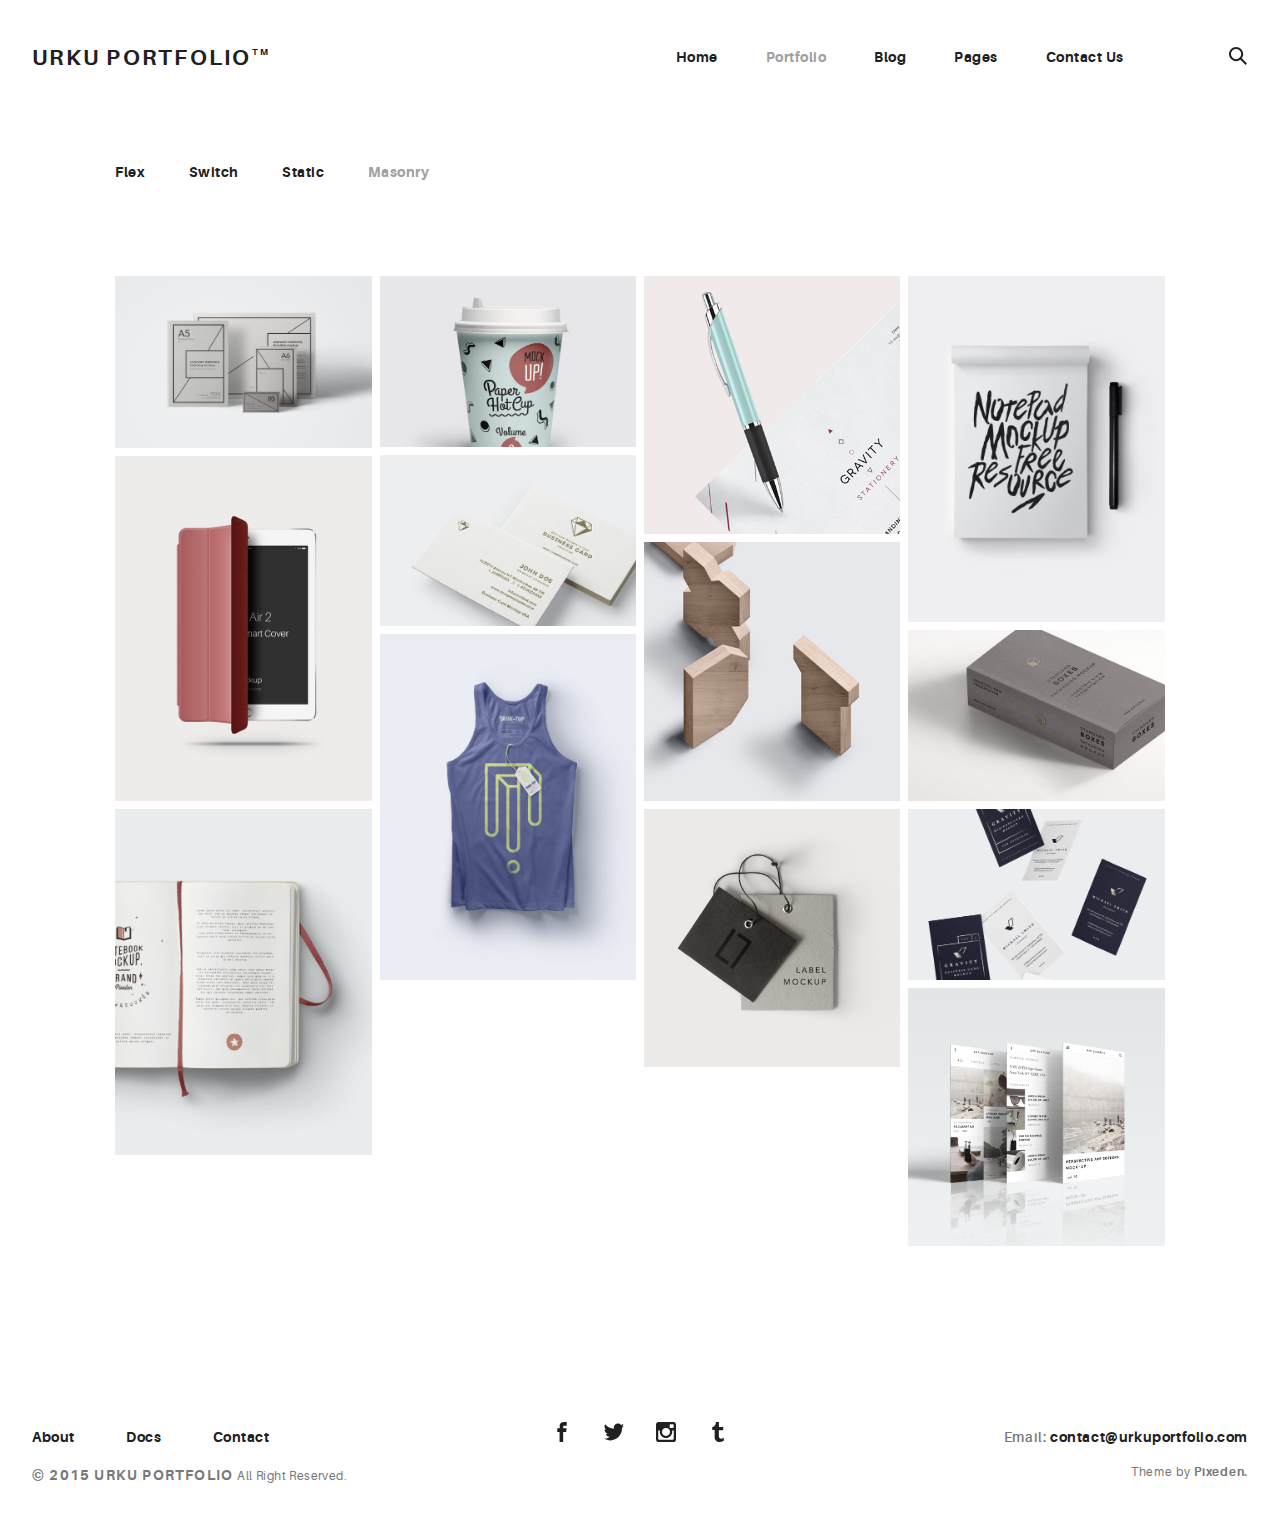
<file: portfolio-masonry.html>
<!DOCTYPE html>
<html>
  <head>
    <meta name="viewport" content="width=device-width, initial-scale=1.0">
    <meta charset="UTF-8">
    <title>Urku Portfolio :: Pixeden</title>
    <link rel="icon" type="image/svg+xml" href="assets/img/urku-ico.svg">
    <link rel="stylesheet" href="assets/css/aurora-pack.min.css">
    <link rel="stylesheet" href="assets/css/aurora-theme-base.min.css">
    <link rel="stylesheet" href="assets/css/urku.css">
  </head>
  <body class="top-fixed">
    <header class="ae-container-fluid ae-container-fluid--full rk-header ">
      <input type="checkbox" id="mobile-menu" class="rk-mobile-menu">
      <label for="mobile-menu">
        <svg>
          <use xlink:href="assets/img/symbols.svg#bar"></use>
        </svg>
        <svg>
          <use xlink:href="assets/img/symbols.svg#bar"></use>
        </svg>
        <svg>
          <use xlink:href="assets/img/symbols.svg#bar"></use>
        </svg>
      </label>
      <div class="ae-container-fluid rk-topbar">
        <h1 class="rk-logo"><a href="index.html">urku portfolio<sup>tm</sup></a></h1>
        <nav class="rk-navigation">
          <ul class="rk-menu">
            <li class="rk-menu__item"><a href="index.html" class="rk-menu__link">Home</a>
            </li>
            <li class="active rk-menu__item"><a href="portfolio.html" class="rk-menu__link">Portfolio</a>
            </li>
            <li class="rk-menu__item"><a href="blog.html" class="rk-menu__link">Blog</a>
            </li>
            <li class="rk-menu__item"><a href="#0" class="rk-menu__link">Pages</a>
              <nav class="rk-menu__sub">
                <ul class="rk-container">
                  <li class="rk-menu__item"><a href="about.html" class="rk-menu__link">About</a></li>
                  <li class="rk-menu__item"><a href="documentation.html" class="rk-menu__link">Documentation</a></li>
                  <li class="rk-menu__item"><a href="design-styles.html" class="rk-menu__link">Design Styles</a></li>
                </ul>
              </nav>
            </li>
            <li class="rk-menu__item"><a href="contact.html" class="rk-menu__link">Contact Us</a>
            </li>
          </ul>
          <form class="rk-search">
            <input type="text" placeholder="Search" id="urku-search" class="rk-search-field">
            <label for="urku-search">
              <svg>
                <use xlink:href="assets/img/symbols.svg#icon-search"></use>
              </svg>
            </label>
          </form>
        </nav>
      </div>
    </header>
    <section class="ae-container-fluid rk-main">
      <section class="ae-container-fluid ae-container-fluid--inner rk-portfolio">
        <div class="au-xs-ta-center au-lg-ta-left">
          <ul class="rk-menu rk-categories-menu">
            <li class="rk-menu__item"><a href="portfolio.html" class="rk-menu__link">Flex</a>
            </li>
            <li class="rk-menu__item"><a href="portfolio-alt.html" class="rk-menu__link">Switch</a>
            </li>
            <li class="rk-menu__item"><a href="portfolio-raw.html" class="rk-menu__link">Static</a>
            </li>
            <li class="active rk-menu__item"><a href="portfolio-masonry.html" class="rk-menu__link">Masonry</a>
            </li>
          </ul>
        </div>
        <div class="ae-masonry ae-masonry-md-2 ae-masonry-xl-4"><a href="portfolio-item.html" class="rk-item ae-masonry__item"><img src="assets/img/project-1.jpg" alt="">
            <div class="item-meta">
              <h2>Essential Stationery</h2>
              <p>Branding</p>
            </div></a><a href="portfolio-item.html" class="rk-item ae-masonry__item"><img src="assets/img/project-2.jpg" alt="">
            <div class="item-meta">
              <h2>Pickled Tousled</h2>
              <p>Art Direction</p>
            </div></a><a href="portfolio-item.html" class="rk-item ae-masonry__item"><img src="assets/img/project-3.jpg" alt="">
            <div class="item-meta">
              <h2>Waistcoat vegan</h2>
              <p>Graphic Design</p>
            </div></a><a href="portfolio-item.html" class="rk-item ae-masonry__item"><img src="assets/img/project-4.jpg" alt="">
            <div class="item-meta">
              <h2>Tumblr hammock</h2>
              <p>Packaging</p>
            </div></a><a href="portfolio-item.html" class="rk-item ae-masonry__item"><img src="assets/img/project-5.jpg" alt="">
            <div class="item-meta">
              <h2>Biodiesel etsy</h2>
              <p>Branding</p>
            </div></a><a href="portfolio-item.html" class="rk-item ae-masonry__item"><img src="assets/img/project-6.jpg" alt="">
            <div class="item-meta">
              <h2>Gentrify artisan</h2>
              <p>Graphic Design</p>
            </div></a><a href="portfolio-item.html" class="rk-item ae-masonry__item"><img src="assets/img/project-7.jpg" alt="">
            <div class="item-meta">
              <h2>Plaid austin</h2>
              <p>Graphic Design</p>
            </div></a><a href="portfolio-item.html" class="rk-item ae-masonry__item"><img src="assets/img/project-8.jpg" alt="">
            <div class="item-meta">
              <h2>Trust fund</h2>
              <p>Packaging</p>
            </div></a><a href="portfolio-item.html" class="rk-item ae-masonry__item"><img src="assets/img/project-9.jpg" alt="">
            <div class="item-meta">
              <h2>Gentrify pork</h2>
              <p>Branding</p>
            </div></a><a href="portfolio-item.html" class="rk-item ae-masonry__item"><img src="assets/img/project-10.jpg" alt="">
            <div class="item-meta">
              <h2>Waistcoat ugh</h2>
              <p>UI/UX</p>
            </div></a><a href="portfolio-item.html" class="rk-item ae-masonry__item"><img src="assets/img/project-11.jpg" alt="">
            <div class="item-meta">
              <h2>Deep v kogi</h2>
              <p>Graphic Design</p>
            </div></a><a href="portfolio-item.html" class="rk-item ae-masonry__item"><img src="assets/img/project-12.jpg" alt="">
            <div class="item-meta">
              <h2>Venmo trust</h2>
              <p>Packaging</p>
            </div></a><a href="portfolio-item.html" class="rk-item ae-masonry__item"><img src="assets/img/project-13.jpg" alt="">
            <div class="item-meta">
              <h2>Venmo trust</h2>
              <p>Ui/UX</p>
            </div></a>
        </div>
      </section>
    </section>
    <footer class="ae-container-fluid rk-footer ">
      <div class="ae-grid ae-grid--collapse">
        <div class="ae-grid__item item-lg-4 au-xs-ta-center au-lg-ta-left">
          <ul class="rk-menu rk-footer-menu">
            <li class="rk-menu__item"><a href="about.html" class="rk-menu__link">About</a>
            </li>
            <li class="rk-menu__item"><a href="documentation.html" class="rk-menu__link">Docs</a>
            </li>
            <li class="rk-menu__item"><a href="contact.html" class="rk-menu__link">Contact</a>
            </li>
          </ul>
          <p class="rk-footer__text rk-footer__copy "> <span class="ae-u-bold">© </span><span class="ae-u-bolder">2015 URKU PORTFOLIO </span>All Right Reserved.</p>
        </div>
        <div class="ae-grid__item item-lg-4 au-xs-ta-center"><a href="#0" class="rk-social-btn ">
            <svg>
              <use xlink:href="assets/img/symbols.svg#icon-facebook"></use>
            </svg></a><a href="#0" class="rk-social-btn ">
            <svg>
              <use xlink:href="assets/img/symbols.svg#icon-twitter"></use>
            </svg></a><a href="#0" class="rk-social-btn ">
            <svg>
              <use xlink:href="assets/img/symbols.svg#icon-pinterest"></use>
            </svg></a><a href="#0" class="rk-social-btn ">
            <svg>
              <use xlink:href="assets/img/symbols.svg#icon-tumblr"></use>
            </svg></a></div>
        <div class="ae-grid__item item-lg-4 au-xs-ta-center au-lg-ta-right">
          <p class="rk-footer__text rk-footer__contact "> <span class="ae-u-bold">Email: </span><span class="ae-u-bolder"> <a href="#0" class="rk-dark-color ">contact@urkuportfolio.com </a></span></p>
          <p class="rk-footer__text rk-footer__by">Theme by <a href="http://pixeden.com" class="ae-u-bolder">Pixeden.</a></p>
        </div>
      </div>
    </footer>
    <script src="assets/js/svg4everybody.min.js"></script>
    <script>svg4everybody();</script>
  </body>
</html>
</file>
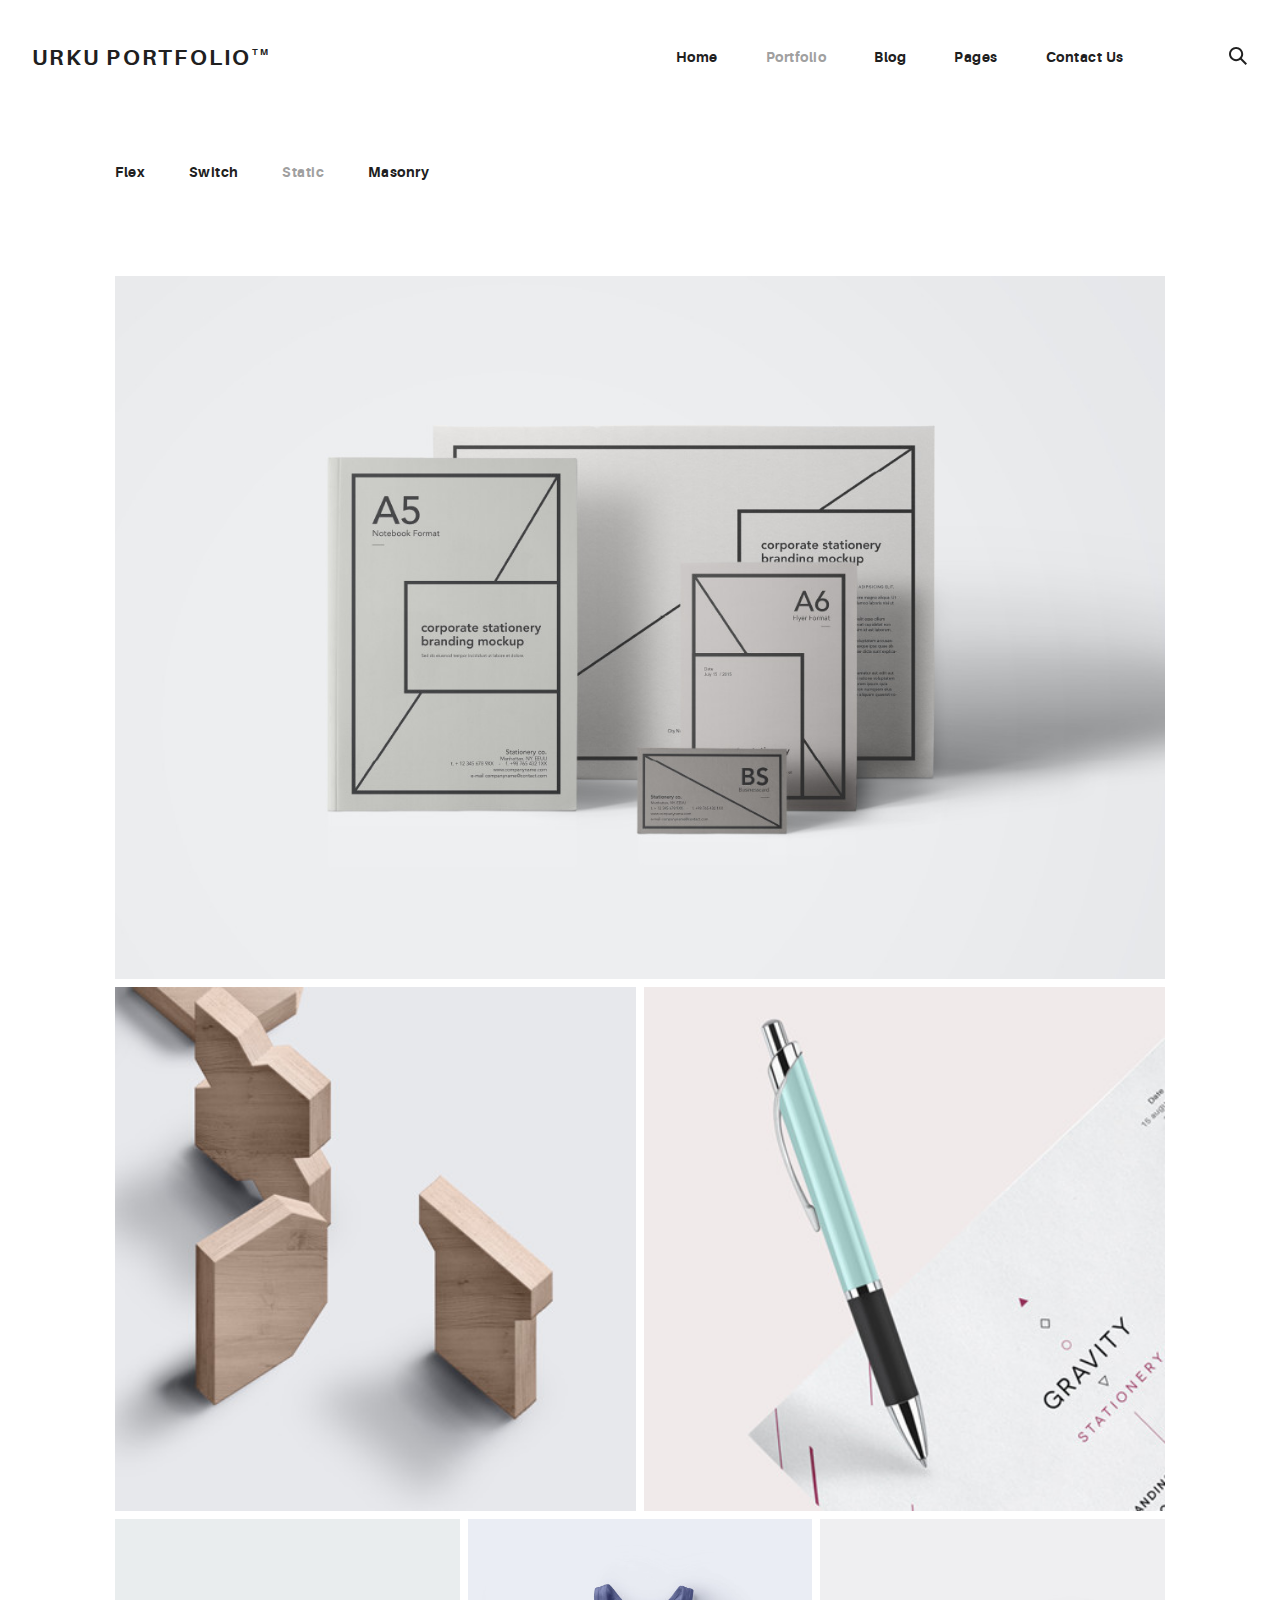
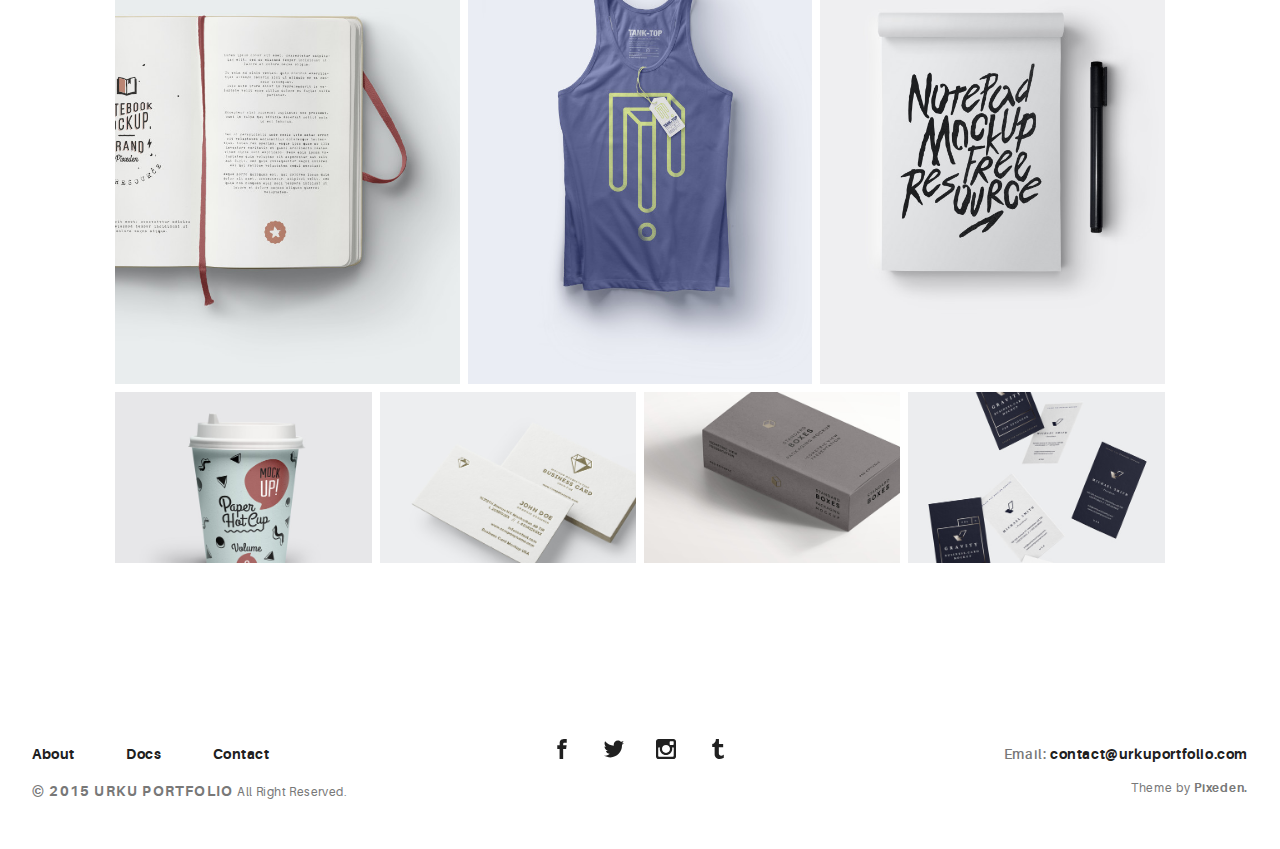
<file: portfolio-raw.html>
<!DOCTYPE html>
<html>
  <head>
    <meta name="viewport" content="width=device-width, initial-scale=1.0">
    <meta charset="UTF-8">
    <title>Urku Portfolio :: Pixeden</title>
    <link rel="icon" type="image/svg+xml" href="assets/img/urku-ico.svg">
    <link rel="stylesheet" href="assets/css/aurora-pack.min.css">
    <link rel="stylesheet" href="assets/css/aurora-theme-base.min.css">
    <link rel="stylesheet" href="assets/css/urku.css">
  </head>
  <body class="top-fixed">
    <header class="ae-container-fluid ae-container-fluid--full rk-header ">
      <input type="checkbox" id="mobile-menu" class="rk-mobile-menu">
      <label for="mobile-menu">
        <svg>
          <use xlink:href="assets/img/symbols.svg#bar"></use>
        </svg>
        <svg>
          <use xlink:href="assets/img/symbols.svg#bar"></use>
        </svg>
        <svg>
          <use xlink:href="assets/img/symbols.svg#bar"></use>
        </svg>
      </label>
      <div class="ae-container-fluid rk-topbar">
        <h1 class="rk-logo"><a href="index.html">urku portfolio<sup>tm</sup></a></h1>
        <nav class="rk-navigation">
          <ul class="rk-menu">
            <li class="rk-menu__item"><a href="index.html" class="rk-menu__link">Home</a>
            </li>
            <li class="active rk-menu__item"><a href="portfolio.html" class="rk-menu__link">Portfolio</a>
            </li>
            <li class="rk-menu__item"><a href="blog.html" class="rk-menu__link">Blog</a>
            </li>
            <li class="rk-menu__item"><a href="#0" class="rk-menu__link">Pages</a>
              <nav class="rk-menu__sub">
                <ul class="rk-container">
                  <li class="rk-menu__item"><a href="about.html" class="rk-menu__link">About</a></li>
                  <li class="rk-menu__item"><a href="documentation.html" class="rk-menu__link">Documentation</a></li>
                  <li class="rk-menu__item"><a href="design-styles.html" class="rk-menu__link">Design Styles</a></li>
                </ul>
              </nav>
            </li>
            <li class="rk-menu__item"><a href="contact.html" class="rk-menu__link">Contact Us</a>
            </li>
          </ul>
          <form class="rk-search">
            <input type="text" placeholder="Search" id="urku-search" class="rk-search-field">
            <label for="urku-search">
              <svg>
                <use xlink:href="assets/img/symbols.svg#icon-search"></use>
              </svg>
            </label>
          </form>
        </nav>
      </div>
    </header>
    <section class="ae-container-fluid rk-main">
      <section class="ae-container-fluid ae-container-fluid--inner rk-portfolio">
        <div class="au-xs-ta-center au-lg-ta-left">
          <ul class="rk-menu rk-categories-menu">
            <li class="rk-menu__item"><a href="portfolio.html" class="rk-menu__link">Flex</a>
            </li>
            <li class="rk-menu__item"><a href="portfolio-alt.html" class="rk-menu__link">Switch</a>
            </li>
            <li class="active rk-menu__item"><a href="portfolio-raw.html" class="rk-menu__link">Static</a>
            </li>
            <li class="rk-menu__item"><a href="portfolio-masonry.html" class="rk-menu__link">Masonry</a>
            </li>
          </ul>
        </div>
        <div class="ae-grid">
          <div class="ae-grid__item item-lg--auto"><a href="portfolio-item.html" class="rk-item"><img src="assets/img/project-1.jpg" alt="">
              <div class="item-meta">
                <h2>Essential Stationery</h2>
                <p>Branding</p>
              </div></a></div>
        </div>
        <div class="ae-grid">
          <div class="ae-grid__item item-lg--auto"><a href="portfolio-item.html" class="rk-item"><img src="assets/img/project-8.jpg" alt="">
              <div class="item-meta">
                <h2>Trust fund</h2>
                <p>Packaging</p>
              </div></a></div>
          <div class="ae-grid__item item-lg--auto"><a href="portfolio-item.html" class="rk-item"><img src="assets/img/project-7.jpg" alt="">
              <div class="item-meta">
                <h2>Plaid austin</h2>
                <p>Graphic Design</p>
              </div></a></div>
        </div>
        <div class="ae-grid">
          <div class="ae-grid__item item-lg--auto"><a href="portfolio-item.html" class="rk-item"><img src="assets/img/project-3.jpg" alt="">
              <div class="item-meta">
                <h2>Waistcoat vegan</h2>
                <p>Graphic Design</p>
              </div></a></div>
          <div class="ae-grid__item item-lg--auto"><a href="portfolio-item.html" class="rk-item"><img src="assets/img/project-6.jpg" alt="">
              <div class="item-meta">
                <h2>Gentrify artisan</h2>
                <p>Graphic Design</p>
              </div></a></div>
          <div class="ae-grid__item item-lg--auto"><a href="portfolio-item.html" class="rk-item"><img src="assets/img/project-10.jpg" alt="">
              <div class="item-meta">
                <h2>Waistcoat ugh</h2>
                <p>UI/UX</p>
              </div></a></div>
        </div>
        <div class="ae-grid">
          <div class="ae-grid__item item-lg--auto"><a href="portfolio-item.html" class="rk-item"><img src="assets/img/project-4.jpg" alt="">
              <div class="item-meta">
                <h2>Tumblr hammock</h2>
                <p>Packaging</p>
              </div></a></div>
          <div class="ae-grid__item item-lg--auto"><a href="portfolio-item.html" class="rk-item"><img src="assets/img/project-5.jpg" alt="">
              <div class="item-meta">
                <h2>Biodiesel etsy</h2>
                <p>Branding</p>
              </div></a></div>
          <div class="ae-grid__item item-lg--auto"><a href="portfolio-item.html" class="rk-item"><img src="assets/img/project-11.jpg" alt="">
              <div class="item-meta">
                <h2>Deep v kogi</h2>
                <p>Graphic Design</p>
              </div></a></div>
          <div class="ae-grid__item item-lg--auto"><a href="portfolio-item.html" class="rk-item"><img src="assets/img/project-12.jpg" alt="">
              <div class="item-meta">
                <h2>Venmo trust</h2>
                <p>Packaging</p>
              </div></a></div>
        </div>
      </section>
    </section>
    <footer class="ae-container-fluid rk-footer ">
      <div class="ae-grid ae-grid--collapse">
        <div class="ae-grid__item item-lg-4 au-xs-ta-center au-lg-ta-left">
          <ul class="rk-menu rk-footer-menu">
            <li class="rk-menu__item"><a href="about.html" class="rk-menu__link">About</a>
            </li>
            <li class="rk-menu__item"><a href="documentation.html" class="rk-menu__link">Docs</a>
            </li>
            <li class="rk-menu__item"><a href="contact.html" class="rk-menu__link">Contact</a>
            </li>
          </ul>
          <p class="rk-footer__text rk-footer__copy "> <span class="ae-u-bold">© </span><span class="ae-u-bolder">2015 URKU PORTFOLIO </span>All Right Reserved.</p>
        </div>
        <div class="ae-grid__item item-lg-4 au-xs-ta-center"><a href="#0" class="rk-social-btn ">
            <svg>
              <use xlink:href="assets/img/symbols.svg#icon-facebook"></use>
            </svg></a><a href="#0" class="rk-social-btn ">
            <svg>
              <use xlink:href="assets/img/symbols.svg#icon-twitter"></use>
            </svg></a><a href="#0" class="rk-social-btn ">
            <svg>
              <use xlink:href="assets/img/symbols.svg#icon-pinterest"></use>
            </svg></a><a href="#0" class="rk-social-btn ">
            <svg>
              <use xlink:href="assets/img/symbols.svg#icon-tumblr"></use>
            </svg></a></div>
        <div class="ae-grid__item item-lg-4 au-xs-ta-center au-lg-ta-right">
          <p class="rk-footer__text rk-footer__contact "> <span class="ae-u-bold">Email: </span><span class="ae-u-bolder"> <a href="#0" class="rk-dark-color ">contact@urkuportfolio.com </a></span></p>
          <p class="rk-footer__text rk-footer__by">Theme by <a href="http://pixeden.com" class="ae-u-bolder">Pixeden.</a></p>
        </div>
      </div>
    </footer>
    <script src="assets/js/svg4everybody.min.js"></script>
    <script>svg4everybody();</script>
  </body>
</html>
</file>
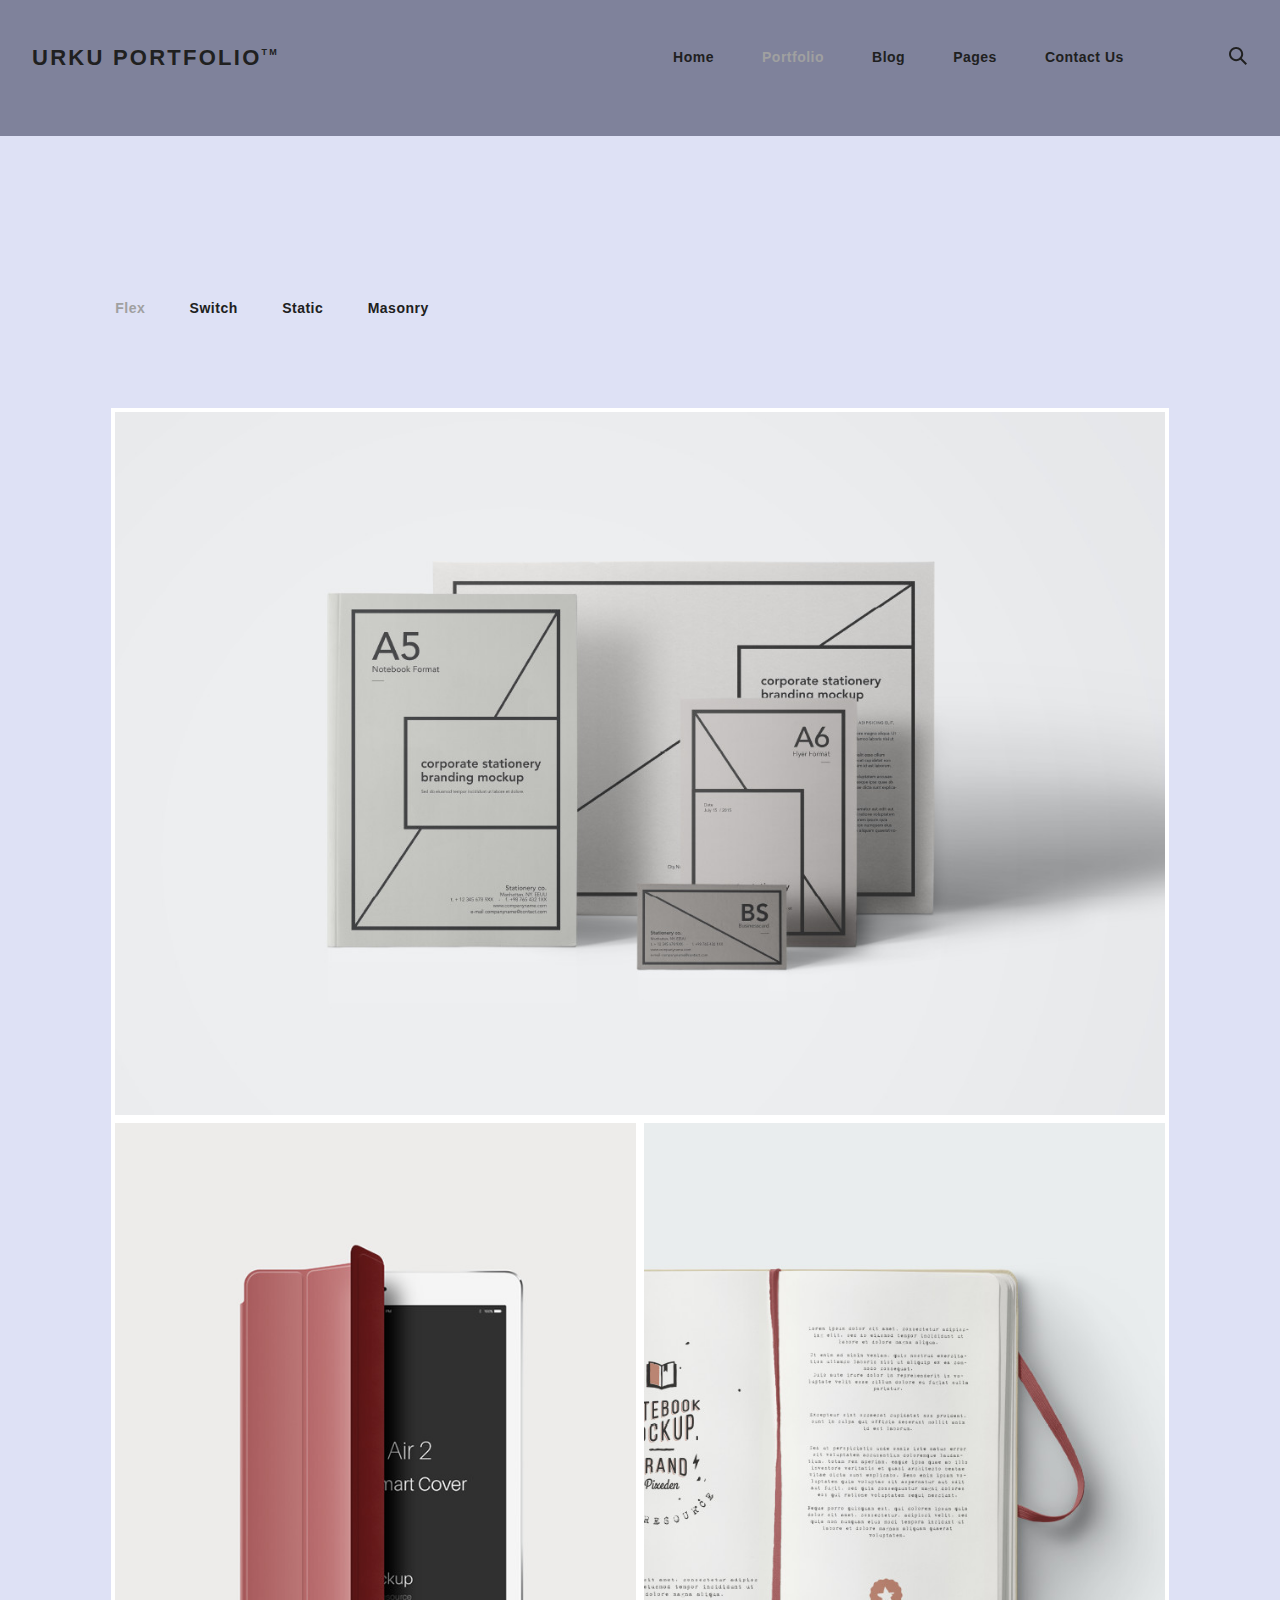
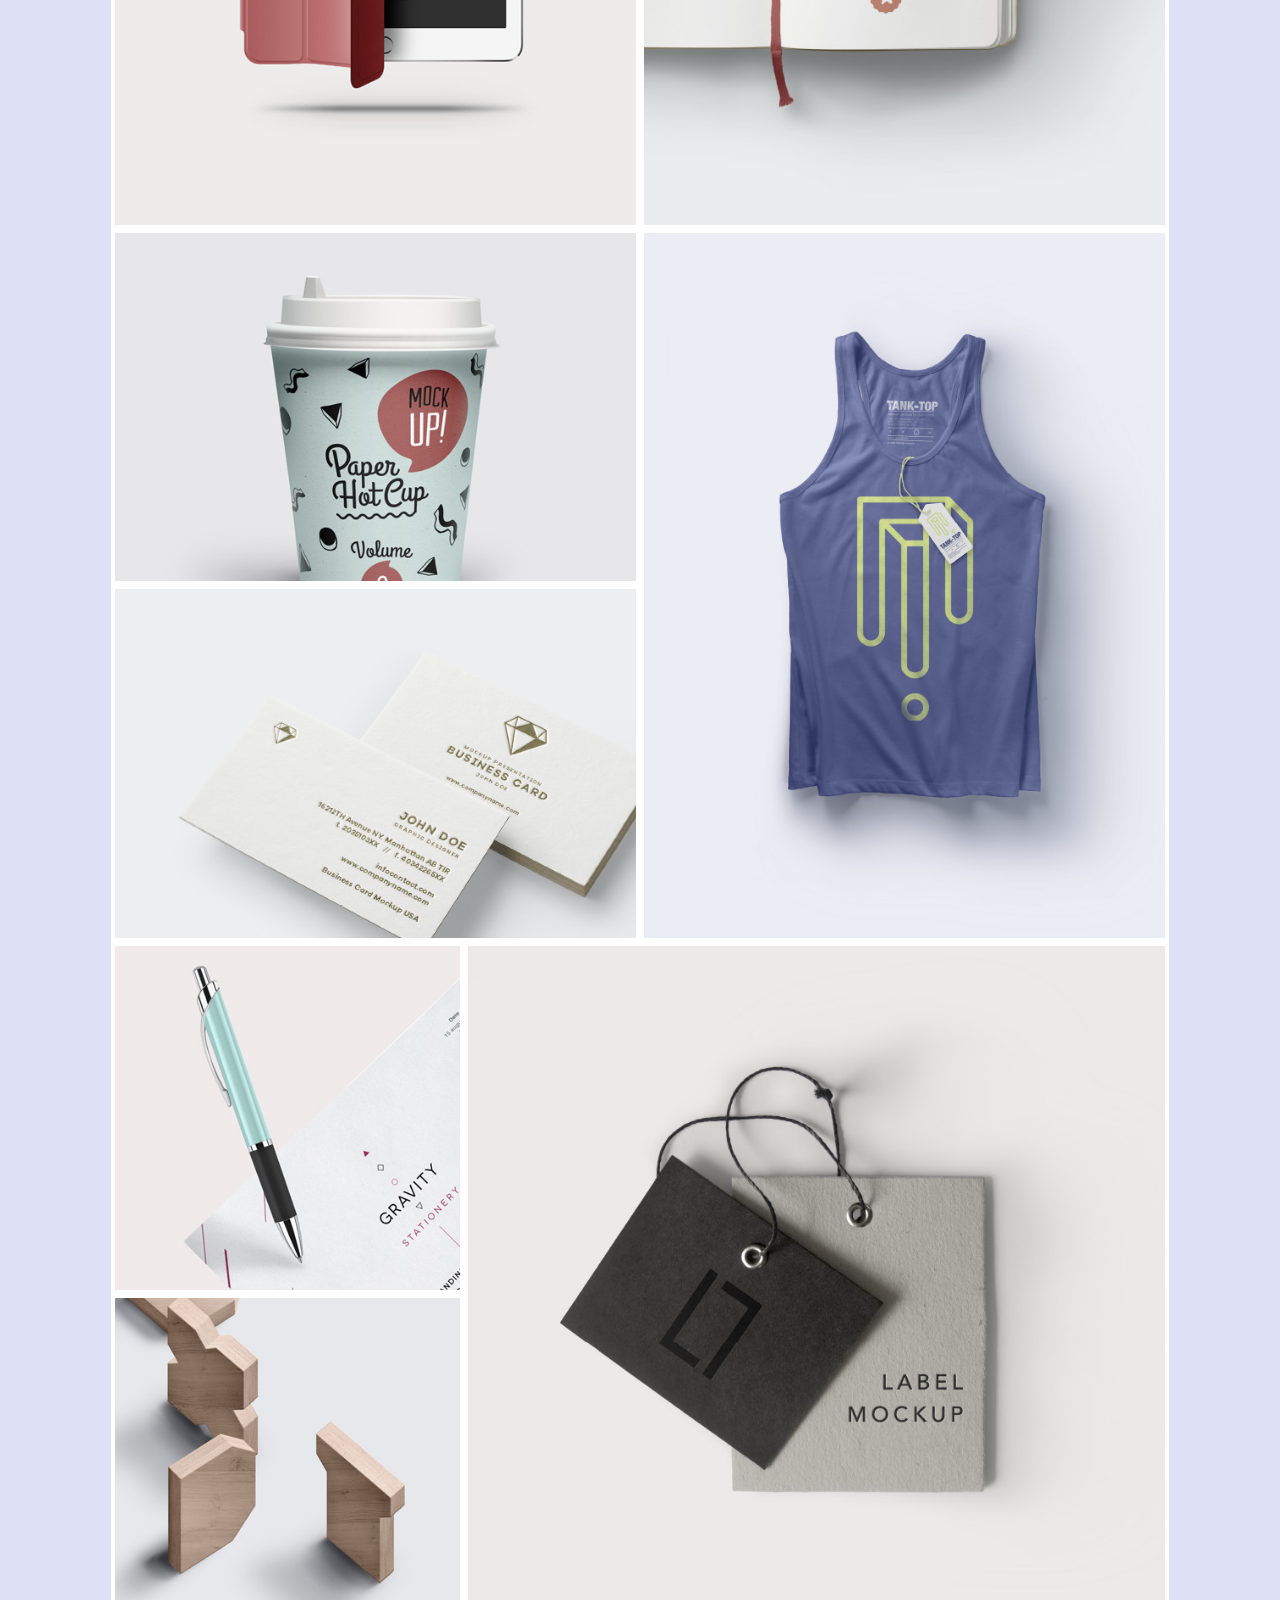
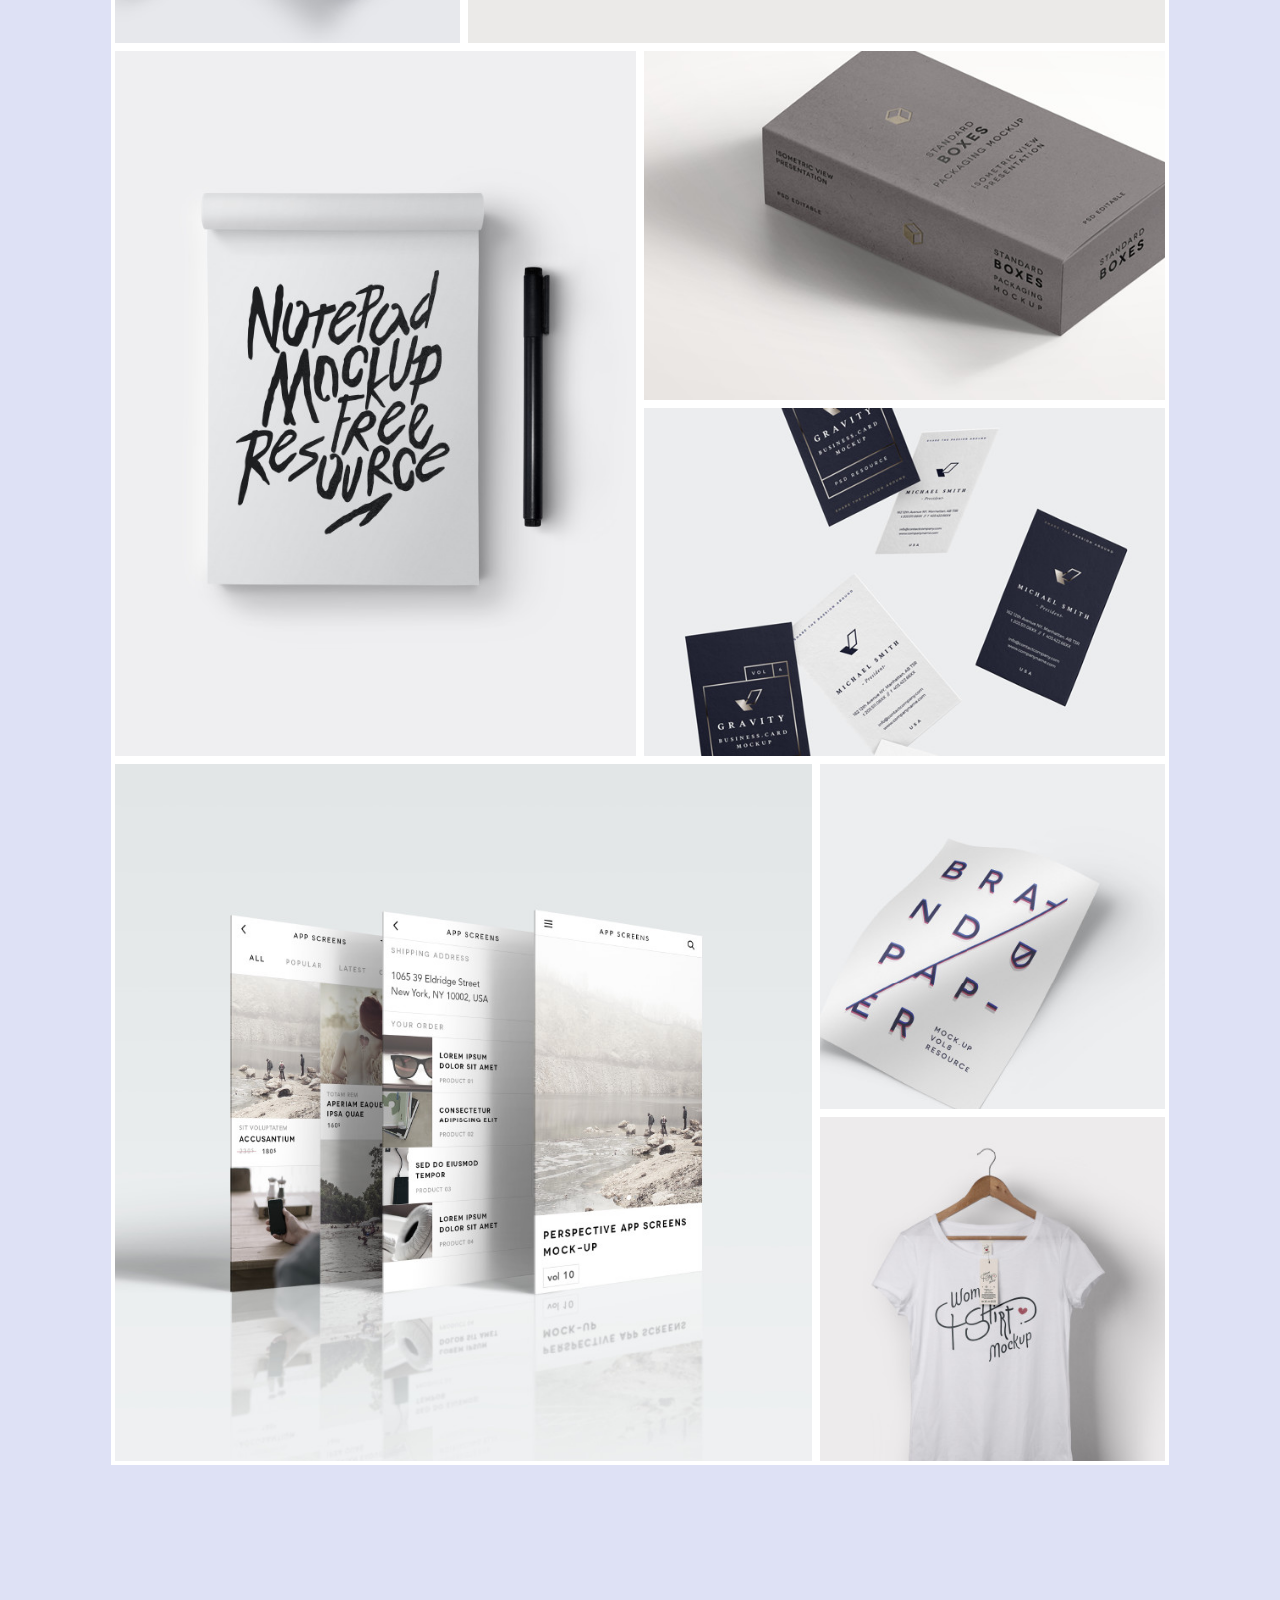
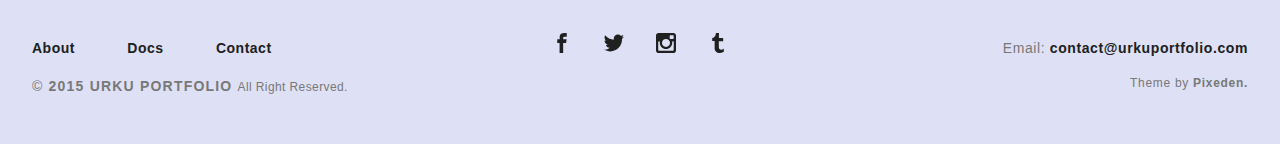
<file: portfolio.html>
<!DOCTYPE html>
<html>
  <head>
    <meta name="viewport" content="width=device-width, initial-scale=1.0">
    <meta charset="UTF-8">
    <title>Urku Portfolio :: Pixeden</title>
    <link rel="icon" type="image/svg+xml" href="assets/img/urku-ico.svg">
    <link rel="stylesheet" href="assets/css/aurora-pack.min.css">
    <link rel="stylesheet" href="assets/css/aurora-theme-base.min.css">
    <link rel="stylesheet" href="assets/css/urku.css">
    <link rel="stylesheet" href="assets/css/dev_site.css">

  </head>
  <body class="top-fixed">
    <header class="ae-container-fluid ae-container-fluid--full rk-header ">
      <input type="checkbox" id="mobile-menu" class="rk-mobile-menu">
      <label for="mobile-menu">
        <svg>
          <use xlink:href="assets/img/symbols.svg#bar"></use>
        </svg>
        <svg>
          <use xlink:href="assets/img/symbols.svg#bar"></use>
        </svg>
        <svg>
          <use xlink:href="assets/img/symbols.svg#bar"></use>
        </svg>
      </label>
      <div class="ae-container-fluid rk-topbar">
        <h1 class="rk-logo"><a href="index.html">urku portfolio<sup>tm</sup></a></h1>
        <nav class="rk-navigation">
          <ul class="rk-menu">
            <li class="rk-menu__item"><a href="index.html" class="rk-menu__link">Home</a>
            </li>
            <li class="active rk-menu__item"><a href="portfolio.html" class="rk-menu__link">Portfolio</a>
            </li>
            <li class="rk-menu__item"><a href="blog.html" class="rk-menu__link">Blog</a>
            </li>
            <li class="rk-menu__item"><a href="#0" class="rk-menu__link">Pages</a>
              <nav class="rk-menu__sub">
                <ul class="rk-container">
                  <li class="rk-menu__item"><a href="about.html" class="rk-menu__link">About</a></li>
                  <li class="rk-menu__item"><a href="documentation.html" class="rk-menu__link">Documentation</a></li>
                  <li class="rk-menu__item"><a href="design-styles.html" class="rk-menu__link">Design Styles</a></li>
                </ul>
              </nav>
            </li>
            <li class="rk-menu__item"><a href="contact.html" class="rk-menu__link">Contact Us</a>
            </li>
          </ul>
          <form class="rk-search">
            <input type="text" placeholder="Search" id="urku-search" class="rk-search-field">
            <label for="urku-search">
              <svg>
                <use xlink:href="assets/img/symbols.svg#icon-search"></use>
              </svg>
            </label>
          </form>
        </nav>
      </div>
    </header>
    <section class="ae-container-fluid ae-container-fluid--inner rk-portfolio rk-main">
      <div class="au-xs-ta-center au-lg-ta-left">
        <ul class="rk-menu rk-categories-menu">
          <li class="active rk-menu__item"><a href="portfolio.html" class="rk-menu__link">Flex</a>
          </li>
          <li class="rk-menu__item"><a href="portfolio-alt.html" class="rk-menu__link">Switch</a>
          </li>
          <li class="rk-menu__item"><a href="portfolio-raw.html" class="rk-menu__link">Static</a>
          </li>
          <li class="rk-menu__item"><a href="portfolio-masonry.html" class="rk-menu__link">Masonry</a>
          </li>
        </ul>
      </div>
      <div class="rk-portfolio__items"><a href="portfolio-item.html" class="rk-item rk-item--flex item-1 rk-size-12 rk-tosize-6 rk-landscape ">
          <div class="item-meta">
            <h2>Essential Stationery</h2>
            <p>Branding</p>
          </div></a><a href="portfolio-item.html" class="rk-item rk-item--flex item-2 rk-size-6  rk-portrait ">
          <div class="item-meta">
            <h2>Pickled Tousled</h2>
            <p>Art Direction</p>
          </div></a><a href="portfolio-item.html" class="rk-item rk-item--flex item-3 rk-size-6 rk-tosize-4 rk-portrait rk-tosquare">
          <div class="item-meta">
            <h2>Waistcoat vegan</h2>
            <p>Graphic Design</p>
          </div></a>
        <div class="rk-items-cont rk-size-6 rk-tosize-8"><a href="portfolio-item.html" class="rk-item rk-item--flex item-4 rk-size-12 rk-tosize-6 rk-landscape ">
            <div class="item-meta">
              <h2>Tumblr hammock</h2>
              <p>Packaging</p>
            </div></a><a href="portfolio-item.html" class="rk-item rk-item--flex item-5 rk-size-12 rk-tosize-6 rk-landscape ">
            <div class="item-meta">
              <h2>Biodiesel etsy</h2>
              <p>Branding</p>
            </div></a>
        </div><a href="portfolio-item.html" class="rk-item rk-item--flex item-6 rk-size-6 rk-tosize-4 rk-portrait rk-tosquare">
          <div class="item-meta">
            <h2>Gentrify artisan</h2>
            <p>Graphic Design</p>
          </div></a>
        <div class="rk-items-cont rk-size-4 rk-tosize-8"><a href="portfolio-item.html" class="rk-item rk-item--flex item-7 rk-size-12 rk-tosize-6 rk-square ">
            <div class="item-meta">
              <h2>Plaid austin</h2>
              <p>Graphic Design</p>
            </div></a><a href="portfolio-item.html" class="rk-item rk-item--flex item-8 rk-size-12 rk-tosize-6 rk-square ">
            <div class="item-meta">
              <h2>Trust fund</h2>
              <p>Packaging</p>
            </div></a>
        </div><a href="portfolio-item.html" class="rk-item rk-item--flex item-9 rk-size-8 rk-tosize-3 rk-square ">
          <div class="item-meta">
            <h2>Gentrify pork</h2>
            <p>Branding</p>
          </div></a><a href="portfolio-item.html" class="rk-item rk-item--flex item-10 rk-size-6 rk-tosize-3 rk-portrait rk-tosquare">
          <div class="item-meta  rk-tosmallfont">
            <h2>Waistcoat ugh</h2>
            <p>UI/UX</p>
          </div></a>
        <div class="rk-items-cont rk-size-6 rk-tosize-6"><a href="portfolio-item.html" class="rk-item rk-item--flex item-11 rk-size-12 rk-tosize-6 rk-landscape rk-tosquare">
            <div class="item-meta">
              <h2>Deep v kogi</h2>
              <p>Graphic Design</p>
            </div></a><a href="portfolio-item.html" class="rk-item rk-item--flex item-12 rk-size-12 rk-tosize-6 rk-landscape rk-tosquare">
            <div class="item-meta">
              <h2>Venmo trust</h2>
              <p>Packaging</p>
            </div></a>
        </div><a href="portfolio-item.html" class="rk-item rk-item--flex item-13 rk-size-8 rk-tosize-3 rk-square ">
          <div class="item-meta">
            <h2>Venmo trust</h2>
            <p>Ui/UX</p>
          </div></a>
        <div class="rk-items-cont rk-size-4 rk-tosize-6"><a href="portfolio-item.html" class="rk-item rk-item--flex item-14 rk-size-12 rk-tosize-6 rk-square ">
            <div class="item-meta">
              <h2>Gentrify semiotic</h2>
              <p>Art Direction</p>
            </div></a><a href="portfolio-item.html" class="rk-item rk-item--flex item-15 rk-size-12 rk-tosize-6 rk-square ">
            <div class="item-meta">
              <h2>Migas artisan</h2>
              <p>Photography</p>
            </div></a>
        </div>
      </div>
    </section>
    <footer class="ae-container-fluid rk-footer ">
      <div class="ae-grid ae-grid--collapse">
        <div class="ae-grid__item item-lg-4 au-xs-ta-center au-lg-ta-left">
          <ul class="rk-menu rk-footer-menu">
            <li class="rk-menu__item"><a href="about.html" class="rk-menu__link">About</a>
            </li>
            <li class="rk-menu__item"><a href="documentation.html" class="rk-menu__link">Docs</a>
            </li>
            <li class="rk-menu__item"><a href="contact.html" class="rk-menu__link">Contact</a>
            </li>
          </ul>
          <p class="rk-footer__text rk-footer__copy "> <span class="ae-u-bold">© </span><span class="ae-u-bolder">2015 URKU PORTFOLIO </span>All Right Reserved.</p>
        </div>
        <div class="ae-grid__item item-lg-4 au-xs-ta-center"><a href="#0" class="rk-social-btn ">
            <svg>
              <use xlink:href="assets/img/symbols.svg#icon-facebook"></use>
            </svg></a><a href="#0" class="rk-social-btn ">
            <svg>
              <use xlink:href="assets/img/symbols.svg#icon-twitter"></use>
            </svg></a><a href="#0" class="rk-social-btn ">
            <svg>
              <use xlink:href="assets/img/symbols.svg#icon-pinterest"></use>
            </svg></a><a href="#0" class="rk-social-btn ">
            <svg>
              <use xlink:href="assets/img/symbols.svg#icon-tumblr"></use>
            </svg></a></div>
        <div class="ae-grid__item item-lg-4 au-xs-ta-center au-lg-ta-right">
          <p class="rk-footer__text rk-footer__contact "> <span class="ae-u-bold">Email: </span><span class="ae-u-bolder"> <a href="#0" class="rk-dark-color ">contact@urkuportfolio.com </a></span></p>
          <p class="rk-footer__text rk-footer__by">Theme by <a href="http://pixeden.com" class="ae-u-bolder">Pixeden.</a></p>
        </div>
      </div>
    </footer>
    <script src="assets/js/svg4everybody.min.js"></script>
    <script>svg4everybody();</script>
  </body>
</html>
</file>
<file: assets/css/urku.css>
/* * * * * * * * * * * * * * * * * * * * *\ 
 UrkuPortfolio v1.0.0 
 Urku is a prtfolio template with a very clean style. 
 (c) 2016 Lionel <lionel@pixeden.com> (http://pixeden.com) 
 https://bitbucket.org/elrumordelaluz/urkuportfolio 
 Licensed under  MIT 
\* * * * * * * * * * * * * * * * * * * * */
@charset "UTF-8";
body {
  margin: 0;
}

.rk-container {
  margin-right: auto;
  margin-left: auto;
  padding-left: .25rem;
  padding-right: .25rem;
}
@media (min-width: 40em) {
  .rk-container {
    max-width: 88.88889em;
    width: 95vw;
  }
  .rk-container--inner {
    max-width: 68.88889em;
    width: 82vw;
  }
}
.rk-container--full {
  max-width: 100%;
  padding-left: 0;
  padding-right: 0;
  width: 100%;
}
@media (min-width: 64em) {
  .rk-container {
    padding-left: 0;
    padding-right: 0;
  }
}

.rk-main {
  z-index: 1;
  position: static;
}
.top-fixed .rk-main {
  padding-top: 8.5rem;
}
@media (min-width: 64em) {
  .rk-main {
    position: relative;
  }
}

.rk-header {
  background-color: #fff;
  position: relative;
  z-index: 5;
}
.top-fixed .rk-header {
  position: fixed;
}

.rk-topbar {
  -webkit-box-align: start;
  -webkit-align-items: flex-start;
  -ms-flex-align: start;
          align-items: flex-start;
  display: -webkit-box;
  display: -webkit-flex;
  display: -ms-flexbox;
  display:         flex;
  -webkit-flex-wrap: wrap;
      -ms-flex-wrap: wrap;
          flex-wrap: wrap;
  -webkit-box-pack: justify;
  -webkit-justify-content: space-between;
  -ms-flex-pack: justify;
          justify-content: space-between;
  padding-bottom: 3.3rem;
  padding-top: 2.8rem;
}
@media (min-width: 64em) {
  .rk-topbar {
    padding-bottom: 0;
  }
}

.rk-logo {
  -webkit-box-flex: 0;
  -webkit-flex: 0 0 100%;
      -ms-flex: 0 0 100%;
          flex: 0 0 100%;
  font-size: 1.375rem;
  font-weight: 700;
  letter-spacing: 2.25px;
  text-align: center;
  text-transform: uppercase;
  width: 20%;
}
.rk-logo sup {
  font-size: .5625rem;
  position: relative;
  top: -1px;
}
@media (min-width: 64em) {
  .rk-logo {
    -webkit-box-flex: 1;
    -webkit-flex: 1;
        -ms-flex: 1;
            flex: 1;
    text-align: left;
  }
}

.rk-search {
  -webkit-align-self: flex-start;
  -ms-flex-item-align: start;
          align-self: flex-start;
  margin-bottom: 3.4rem;
  margin-left: 7.7rem;
  padding-top: .16rem;
  position: relative;
}
.rk-search label,
.rk-search input {
  display: inline-block;
  vertical-align: middle;
}
.rk-search label {
  cursor: pointer;
  height: 1.875rem;
  left: -1.5rem;
  padding-bottom: .67em;
  padding-top: 0;
  position: absolute;
  top: 0;
  -webkit-transition: color .3s;
          transition: color .3s;
  width: 1.875rem;
  z-index: 20;
}
.rk-search svg {
  height: 100%;
  width: 100%;
}
.rk-search input {
  background-color: transparent;
  border: 0;
  font-size: .875rem;
  opacity: 0;
  outline: 0;
  padding: 0;
  padding-bottom: .3em;
  -webkit-transition: .3s;
          transition: .3s;
  z-index: 10;
  width: 1px;
}
.rk-search input:focus {
  opacity: 1;
  padding-left: .5rem;
  width: 100px;
}
.rk-search input:focus + label {
  color: #a0a0a0;
}

.rk-navmobile {
  position: relative;
}

.rk-mobile-menu {
  display: none;
}
.rk-mobile-menu + label {
  cursor: pointer;
  display: inline-block;
  height: 24px;
  left: 2.5vw;
  position: absolute;
  top: 2.7rem;
  width: 16px;
  z-index: 300;
}
.rk-mobile-menu + label svg {
  height: 4px;
  width: 20px;
  margin: 0;
  display: block;
  margin-bottom: 3px;
  -webkit-transition: .3s;
          transition: .3s;
}
.rk-mobile-menu + label svg:nth-of-type(1) {
  -webkit-transform-origin: center left;
      -ms-transform-origin: center left;
          transform-origin: center left;
}
.rk-mobile-menu + label svg:nth-of-type(3) {
  -webkit-transform-origin: center left;
      -ms-transform-origin: center left;
          transform-origin: center left;
}
@media (min-width: 64em) {
  .rk-mobile-menu + label {
    display: none;
  }
}
.rk-mobile-menu:checked + label,
.rk-mobile-menu + label:hover {
  color: #a0a0a0;
}
.rk-mobile-menu:checked + label svg:nth-of-type(1) {
  -webkit-transform: rotate(45deg);
      -ms-transform: rotate(45deg);
          transform: rotate(45deg);
}
.rk-mobile-menu:checked + label svg:nth-of-type(2) {
  -webkit-transform: translateX(-100%);
      -ms-transform: translateX(-100%);
          transform: translateX(-100%);
  opacity: 0;
}
.rk-mobile-menu:checked + label svg:nth-of-type(3) {
  -webkit-transform: rotate(-45deg);
      -ms-transform: rotate(-45deg);
          transform: rotate(-45deg);
}

.rk-footer {
  margin-top: 10.5rem;
  margin-bottom: 2rem;
}

.rk-footer__text {
  color: #787878;
  font-size: .75rem;
  margin-bottom: .875rem;
}
.rk-footer__text span {
  font-size: .875rem;
}

.rk-footer__copy {
  letter-spacing: .4px;
}
.rk-footer__copy span {
  letter-spacing: 1.2px;
}

.rk-footer__contact {
  display: inline-block;
  letter-spacing: .6px;
}

.rk-footer__by {
  letter-spacing: .7px;
}

.rk-social-btn {
  background: none;
  border: 0;
  display: inline-block;
  height: 20px;
  margin-left: 1rem;
  margin-right: 1rem;
  width: 20px;
}
.rk-social-btn:first-child {
  margin-left: 0;
}
.rk-social-btn:last-child {
  margin-right: 0;
}
.rk-social-btn svg {
  height: 100%;
  width: 100%;
}

.rk-layout-ctrl-cont {
  position: absolute;
  text-align: right;
  top: 2.65rem;
  padding-right: 2.5rem;
}
.top-fixed .rk-layout-ctrl-cont {
  position: fixed;
  z-index: 401;
}
.top-fixed .rk-layout-ctrl-cont:first-of-type {
  top: 2.65rem;
}
@media (min-width: 64em) {
  .rk-layout-ctrl-cont {
    padding-right: 0;
    top: 2.25rem;
  }
  .rk-layout-ctrl-cont:first-of-type {
    top: 0;
  }
  .top-fixed .rk-layout-ctrl-cont {
    top: 10.7625rem;
    z-index: -1;
  }
  .top-fixed .rk-layout-ctrl-cont:first-of-type {
    top: 8.5rem;
  }
}

.rk-layout-ctrl {
  cursor: pointer;
  display: none;
  float: right;
  clear: both;
  height: 28px;
  opacity: 0;
  padding-right: .09rem;
  padding-top: 0;
  -webkit-transition: color .3s;
          transition: color .3s;
  width: 20px;
  z-index: 401;
  position: absolute;
}
.rk-layout-ctrl:hover {
  color: #a0a0a0;
}
.rk-layout-ctrl svg {
  height: 100%;
  width: 100%;
}
@media (min-width: 40em) {
  .rk-layout-ctrl {
    display: inline-block;
  }
}
@media (min-width: 64em) {
  .rk-layout-ctrl {
    opacity: 1;
    position: static;
  }
}

.layout-ctrl-input {
  display: none;
}
.layout-ctrl-input:checked + .rk-layout-ctrl-cont label {
  display: none;
  color: #a0a0a0;
}
@media (min-width: 64em) {
  .layout-ctrl-input:checked + .rk-layout-ctrl-cont label {
    display: block;
  }
}

.rk-layout-ctrl-mobile {
  color: #a0a0a0;
  height: 19px;
  position: absolute;
  right: 40px;
  top: 46px;
  width: 19px;
  z-index: 400;
}
.top-fixed .rk-layout-ctrl-mobile {
  position: fixed;
}
.rk-layout-ctrl-mobile svg {
  -webkit-transition: -webkit-transform 250ms;
          transition:         transform 250ms;
  position: absolute;
  width: 48%;
}
.rk-layout-ctrl-mobile svg:nth-child(1),
.rk-layout-ctrl-mobile svg:nth-child(2) {
  top: 0;
  -webkit-transform-origin: top center;
      -ms-transform-origin: top center;
          transform-origin: top center;
}
.rk-layout-ctrl-mobile svg:nth-child(1),
.rk-layout-ctrl-mobile svg:nth-child(3) {
  left: 0;
}
.rk-layout-ctrl-mobile svg:nth-child(2),
.rk-layout-ctrl-mobile svg:nth-child(4) {
  right: 0;
}
.rk-layout-ctrl-mobile svg:nth-child(3),
.rk-layout-ctrl-mobile svg:nth-child(4) {
  bottom: 0;
  -webkit-transform-origin: bottom center;
      -ms-transform-origin: bottom center;
          transform-origin: bottom center;
}
.rk-layout-ctrl-mobile svg:nth-child(1),
.rk-layout-ctrl-mobile svg:nth-child(4) {
  -webkit-transform: scaleY(1.3);
      -ms-transform: scaleY(1.3);
          transform: scaleY(1.3);
}
.rk-layout-ctrl-mobile svg:nth-child(2),
.rk-layout-ctrl-mobile svg:nth-child(3) {
  -webkit-transform: scaleY(.7);
      -ms-transform: scaleY(.7);
          transform: scaleY(.7);
}
.rk-layout-ctrl-mobile.layout-blog svg:nth-child(1),
.rk-layout-ctrl-mobile.layout-blog svg:nth-child(3) {
  -webkit-transform: scaleX(1.3);
      -ms-transform: scaleX(1.3);
          transform: scaleX(1.3);
  -webkit-transform-origin: left center;
      -ms-transform-origin: left center;
          transform-origin: left center;
}
.rk-layout-ctrl-mobile.layout-blog svg:nth-child(2),
.rk-layout-ctrl-mobile.layout-blog svg:nth-child(4) {
  -webkit-transform: scaleX(1.3);
      -ms-transform: scaleX(1.3);
          transform: scaleX(1.3);
  -webkit-transform-origin: right center;
      -ms-transform-origin: right center;
          transform-origin: right center;
}
#layout-grid:checked ~ .rk-layout-ctrl-mobile svg {
  -webkit-transform: scale(1);
      -ms-transform: scale(1);
          transform: scale(1);
}
@media (max-width: 40em) {
  .rk-layout-ctrl-mobile {
    display: none;
  }
}
@media (min-width: 64em) {
  .rk-layout-ctrl-mobile {
    display: none;
  }
}

.rk-portfolio__items {
  margin-top: -4px;
}
@media (min-width: 40em) {
  .rk-portfolio__items {
    display: -webkit-box;
    display: -webkit-flex;
    display: -ms-flexbox;
    display:         flex;
    -webkit-flex-wrap: wrap;
        -ms-flex-wrap: wrap;
            flex-wrap: wrap;
    margin-left: -4px;
    margin-right: -4px;
  }
}

.rk-item {
  display: block;
  margin: 0;
  margin-bottom: .5rem;
  position: relative;
}
.rk-item.ae-masonry__item {
  display: inline-block;
  margin-bottom: 0;
}
.rk-item img {
  display: block;
  width: 100%;
}
.rk-item:hover .item-meta {
  opacity: 1;
  visibility: visible;
}
.rk-item--flex {
  background-position: center center;
  background-repeat: no-repeat;
  background-size: cover;
  border-color: white;
  border-width: 4px;
  border-style: solid;
  -webkit-box-flex: 1;
  -webkit-flex: 1;
      -ms-flex: 1;
          flex: 1;
  margin-bottom: 0;
  overflow: hidden;
}
.rk-item--flex:after {
  display: none;
}
.rk-item--flex:before {
  content: "";
  display: block;
  padding-top: 100%;
}
.rk-item--flex:hover {
  background-color: #000;
  background-blend-mode: luminosity;
}
@media (min-width: 40em) {
  .rk-item {
    border-width: 4px;
  }
}

.post-img {
  background-position: center center;
  background-repeat: no-repeat;
  background-size: cover;
  display: block;
  position: relative;
}
.post-img:before {
  content: "";
  display: block;
  padding-top: 100%;
}
.post-img:hover {
  background-color: #000;
  background-blend-mode: luminosity;
}
.post-img:hover .item-meta {
  opacity: 1;
  visibility: visible;
}

.item-meta {
  -webkit-box-align: center;
  -webkit-align-items: center;
  -ms-flex-align: center;
          align-items: center;
  background-color: rgba(255, 255, 255, .75);
  bottom: 0;
  color: #202020;
  display: -webkit-box;
  display: -webkit-flex;
  display: -ms-flexbox;
  display:         flex;
  -webkit-box-orient: vertical;
  -webkit-box-direction: normal;
  -webkit-flex-direction: column;
      -ms-flex-direction: column;
          flex-direction: column;
  font-size: .67rem;
  -webkit-box-pack: center;
  -webkit-justify-content: center;
  -ms-flex-pack: center;
          justify-content: center;
  left: 0;
  margin: auto;
  opacity: 0;
  padding: 2%;
  position: absolute;
  right: 0;
  text-align: center;
  -webkit-transition: opacity .5s;
          transition: opacity .5s;
  top: 0;
}
.item-meta h2 {
  font-size: 2.25em;
  font-weight: 700;
}
.item-meta p {
  font-size: 1.5em;
  margin-bottom: 0;
}
@media (min-width: 64em) {
  .item-meta {
    font-size: 1vw;
  }
}
@media (min-width: 94.75em) {
  .item-meta {
    font-size: 1rem;
  }
}

@media (min-width: 40em) {
  .rk-size-12 .item-meta h2,
  .fz-12 .item-meta2 h2 {
    font-size: 2.25em;
  }
  .rk-size-12 .item-meta p,
  .fz-12 .item-meta2 p {
    font-size: 1.5em;
  }
  .rk-size-8 .item-meta h2,
  .fz-8 .item-meta h2 {
    font-size: 2em;
  }
  .rk-size-8 .item-meta p,
  .fz-8 .item-meta p {
    font-size: 1.5em;
  }
  .rk-size-6 .item-meta h2,
  .fz-6 .item-meta h2 {
    font-size: 1.75em;
  }
  .rk-size-6 .item-meta p,
  .fz-6 .item-meta p {
    font-size: 1.3125em;
  }
  .rk-size-4 .item-meta h2,
  .fz-4 .item-meta h2 {
    font-size: 1.5em;
  }
  .rk-size-4 .item-meta p,
  .fz-4 .item-meta p {
    font-size: 1.125em;
  }
  .rk-size-3 .item-meta h2,
  .fz-3 .item-meta h2 {
    font-size: 1.3125em;
  }
  .rk-size-3 .item-meta p,
  .fz-3 .item-meta p {
    font-size: 1.125em;
  }
  #layout-grid:checked ~ .rk-portfolio .rk-tosize-12 .item-meta h2 {
    font-size: 2.25em;
  }
  #layout-grid:checked ~ .rk-portfolio .rk-tosize-12 .item-meta p {
    font-size: 1.5em;
  }
  #layout-grid:checked ~ .rk-portfolio .rk-tosize-6 .item-meta h2 {
    font-size: 1.75em;
  }
  #layout-grid:checked ~ .rk-portfolio .rk-tosize-6 .item-meta p {
    font-size: 1.3125em;
  }
  #layout-grid:checked ~ .rk-portfolio .rk-tosize-4 .item-meta h2,
  #layout-grid:checked ~ .rk-portfolio .rk-tosize-8 .rk-tosize-6 .item-meta h2 {
    font-size: 1.5em;
  }
  #layout-grid:checked ~ .rk-portfolio .rk-tosize-4 .item-meta p,
  #layout-grid:checked ~ .rk-portfolio .rk-tosize-8 .rk-tosize-6 .item-meta p {
    font-size: 1.125em;
  }
  #layout-grid:checked ~ .rk-portfolio .rk-tosize-3 .item-meta h2,
  #layout-grid:checked ~ .rk-portfolio .rk-tosize-6 .rk-tosize-6 .item-meta h2 {
    font-size: 1.3125em;
  }
  #layout-grid:checked ~ .rk-portfolio .rk-tosize-3 .item-meta p,
  #layout-grid:checked ~ .rk-portfolio .rk-tosize-6 .rk-tosize-6 .item-meta p {
    font-size: 1.125em;
  }
}

.ae-masonry .item-meta h2 {
  font-size: 2.25em;
}

.ae-masonry .item-meta p {
  font-size: 1.5em;
}

@media (min-width: 40em) {
  .rk-portfolio .ae-masonry-sm-2 .item-meta h2,
  .rk-portfolio .ae-grid__item[class*="item-sm"]:nth-child(1):nth-last-child(2) h2,
  .rk-portfolio .ae-grid__item[class*="item-sm"]:nth-child(1):nth-last-child(2) ~ .ae-grid__item[class*="item-sm"] h2 {
    font-size: 1.75em;
  }
  .rk-portfolio .ae-masonry-sm-2 .item-meta p,
  .rk-portfolio .ae-grid__item[class*="item-sm"]:nth-child(1):nth-last-child(2) p,
  .rk-portfolio .ae-grid__item[class*="item-sm"]:nth-child(1):nth-last-child(2) ~ .ae-grid__item[class*="item-sm"] p {
    font-size: 1.3125em;
  }
  .rk-portfolio .ae-masonry-sm-3 .item-meta h2,
  .rk-portfolio .ae-grid__item[class*="item-sm"]:nth-child(1):nth-last-child(3) h2,
  .rk-portfolio .ae-grid__item[class*="item-sm"]:nth-child(1):nth-last-child(3) ~ .ae-grid__item[class*="item-sm"] h2 {
    font-size: 1.5em;
  }
  .rk-portfolio .ae-masonry-sm-3 .item-meta p,
  .rk-portfolio .ae-grid__item[class*="item-sm"]:nth-child(1):nth-last-child(3) p,
  .rk-portfolio .ae-grid__item[class*="item-sm"]:nth-child(1):nth-last-child(3) ~ .ae-grid__item[class*="item-sm"] p {
    font-size: 1.125em;
  }
  .rk-portfolio .ae-masonry-sm-4 .item-meta h2,
  .rk-portfolio .ae-grid__item[class*="item-sm"]:nth-child(1):nth-last-child(4) h2,
  .rk-portfolio .ae-grid__item[class*="item-sm"]:nth-child(1):nth-last-child(4) ~ .ae-grid__item[class*="item-sm"] h2 {
    font-size: 1.3125em;
  }
  .rk-portfolio .ae-masonry-sm-4 .item-meta p,
  .rk-portfolio .ae-grid__item[class*="item-sm"]:nth-child(1):nth-last-child(4) p,
  .rk-portfolio .ae-grid__item[class*="item-sm"]:nth-child(1):nth-last-child(4) ~ .ae-grid__item[class*="item-sm"] p {
    font-size: 1.125em;
  }
}

@media (min-width: 52em) {
  .rk-portfolio .ae-masonry-md-2 .item-meta h2,
  .rk-portfolio .ae-grid__item[class*="item-md"]:nth-child(1):nth-last-child(2) h2,
  .rk-portfolio .ae-grid__item[class*="item-md"]:nth-child(1):nth-last-child(2) ~ .ae-grid__item[class*="item-md"] h2 {
    font-size: 1.75em;
  }
  .rk-portfolio .ae-masonry-md-2 .item-meta p,
  .rk-portfolio .ae-grid__item[class*="item-md"]:nth-child(1):nth-last-child(2) p,
  .rk-portfolio .ae-grid__item[class*="item-md"]:nth-child(1):nth-last-child(2) ~ .ae-grid__item[class*="item-md"] p {
    font-size: 1.3125em;
  }
  .rk-portfolio .ae-masonry-md-3 .item-meta h2,
  .rk-portfolio .ae-grid__item[class*="item-md"]:nth-child(1):nth-last-child(3) h2,
  .rk-portfolio .ae-grid__item[class*="item-md"]:nth-child(1):nth-last-child(3) ~ .ae-grid__item[class*="item-md"] h2 {
    font-size: 1.5em;
  }
  .rk-portfolio .ae-masonry-md-3 .item-meta p,
  .rk-portfolio .ae-grid__item[class*="item-md"]:nth-child(1):nth-last-child(3) p,
  .rk-portfolio .ae-grid__item[class*="item-md"]:nth-child(1):nth-last-child(3) ~ .ae-grid__item[class*="item-md"] p {
    font-size: 1.125em;
  }
  .rk-portfolio .ae-masonry-md-4 .item-meta h2,
  .rk-portfolio .ae-grid__item[class*="item-md"]:nth-child(1):nth-last-child(4) h2,
  .rk-portfolio .ae-grid__item[class*="item-md"]:nth-child(1):nth-last-child(4) ~ .ae-grid__item[class*="item-md"] h2 {
    font-size: 1.3125em;
  }
  .rk-portfolio .ae-masonry-md-4 .item-meta p,
  .rk-portfolio .ae-grid__item[class*="item-md"]:nth-child(1):nth-last-child(4) p,
  .rk-portfolio .ae-grid__item[class*="item-md"]:nth-child(1):nth-last-child(4) ~ .ae-grid__item[class*="item-md"] p {
    font-size: 1.125em;
  }
}

@media (min-width: 64em) {
  .rk-portfolio .ae-masonry-lg-2 .item-meta h2,
  .rk-portfolio .ae-grid__item[class*="item-lg"]:nth-child(1):nth-last-child(2) h2,
  .rk-portfolio .ae-grid__item[class*="item-lg"]:nth-child(1):nth-last-child(2) ~ .ae-grid__item[class*="item-lg"] h2 {
    font-size: 1.75em;
  }
  .rk-portfolio .ae-masonry-lg-2 .item-meta p,
  .rk-portfolio .ae-grid__item[class*="item-lg"]:nth-child(1):nth-last-child(2) p,
  .rk-portfolio .ae-grid__item[class*="item-lg"]:nth-child(1):nth-last-child(2) ~ .ae-grid__item[class*="item-lg"] p {
    font-size: 1.3125em;
  }
  .rk-portfolio .ae-masonry-lg-3 .item-meta h2,
  .rk-portfolio .ae-grid__item[class*="item-lg"]:nth-child(1):nth-last-child(3) h2,
  .rk-portfolio .ae-grid__item[class*="item-lg"]:nth-child(1):nth-last-child(3) ~ .ae-grid__item[class*="item-lg"] h2 {
    font-size: 1.5em;
  }
  .rk-portfolio .ae-masonry-lg-3 .item-meta p,
  .rk-portfolio .ae-grid__item[class*="item-lg"]:nth-child(1):nth-last-child(3) p,
  .rk-portfolio .ae-grid__item[class*="item-lg"]:nth-child(1):nth-last-child(3) ~ .ae-grid__item[class*="item-lg"] p {
    font-size: 1.125em;
  }
  .rk-portfolio .ae-masonry-lg-4 .item-meta h2,
  .rk-portfolio .ae-grid__item[class*="item-lg"]:nth-child(1):nth-last-child(4) h2,
  .rk-portfolio .ae-grid__item[class*="item-lg"]:nth-child(1):nth-last-child(4) ~ .ae-grid__item[class*="item-lg"] h2 {
    font-size: 1.3125em;
  }
  .rk-portfolio .ae-masonry-lg-4 .item-meta p,
  .rk-portfolio .ae-grid__item[class*="item-lg"]:nth-child(1):nth-last-child(4) p,
  .rk-portfolio .ae-grid__item[class*="item-lg"]:nth-child(1):nth-last-child(4) ~ .ae-grid__item[class*="item-lg"] p {
    font-size: 1.125em;
  }
}

@media (min-width: 75em) {
  .rk-portfolio .ae-masonry-xl-2 .item-meta h2,
  .rk-portfolio .ae-grid__item[class*="item-xl"]:nth-child(1):nth-last-child(2) h2,
  .rk-portfolio .ae-grid__item[class*="item-xl"]:nth-child(1):nth-last-child(2) ~ .ae-grid__item[class*="item-xl"] h2 {
    font-size: 1.75em;
  }
  .rk-portfolio .ae-masonry-xl-2 .item-meta p,
  .rk-portfolio .ae-grid__item[class*="item-xl"]:nth-child(1):nth-last-child(2) p,
  .rk-portfolio .ae-grid__item[class*="item-xl"]:nth-child(1):nth-last-child(2) ~ .ae-grid__item[class*="item-xl"] p {
    font-size: 1.3125em;
  }
  .rk-portfolio .ae-masonry-xl-3 .item-meta h2,
  .rk-portfolio .ae-grid__item[class*="item-xl"]:nth-child(1):nth-last-child(3) h2,
  .rk-portfolio .ae-grid__item[class*="item-xl"]:nth-child(1):nth-last-child(3) ~ .ae-grid__item[class*="item-xl"] h2 {
    font-size: 1.5em;
  }
  .rk-portfolio .ae-masonry-xl-3 .item-meta p,
  .rk-portfolio .ae-grid__item[class*="item-xl"]:nth-child(1):nth-last-child(3) p,
  .rk-portfolio .ae-grid__item[class*="item-xl"]:nth-child(1):nth-last-child(3) ~ .ae-grid__item[class*="item-xl"] p {
    font-size: 1.125em;
  }
  .rk-portfolio .ae-masonry-xl-4 .item-meta h2,
  .rk-portfolio .ae-grid__item[class*="item-xl"]:nth-child(1):nth-last-child(4) h2,
  .rk-portfolio .ae-grid__item[class*="item-xl"]:nth-child(1):nth-last-child(4) ~ .ae-grid__item[class*="item-xl"] h2 {
    font-size: 1.3125em;
  }
  .rk-portfolio .ae-masonry-xl-4 .item-meta p,
  .rk-portfolio .ae-grid__item[class*="item-xl"]:nth-child(1):nth-last-child(4) p,
  .rk-portfolio .ae-grid__item[class*="item-xl"]:nth-child(1):nth-last-child(4) ~ .ae-grid__item[class*="item-xl"] p {
    font-size: 1.125em;
  }
}

@media (min-width: 40em) {
  .rk-size-1 {
    -webkit-box-flex: 0;
    -webkit-flex-grow: 0;
    -ms-flex-positive: 0;
            flex-grow: 0;
    -webkit-flex-shrink: 0;
    -ms-flex-negative: 0;
            flex-shrink: 0;
    -webkit-flex-basis: auto;
    -ms-flex-preferred-size: auto;
            flex-basis: auto;
    width: 8.33333%;
  }
  .rk-size-2 {
    -webkit-box-flex: 0;
    -webkit-flex-grow: 0;
    -ms-flex-positive: 0;
            flex-grow: 0;
    -webkit-flex-shrink: 0;
    -ms-flex-negative: 0;
            flex-shrink: 0;
    -webkit-flex-basis: auto;
    -ms-flex-preferred-size: auto;
            flex-basis: auto;
    width: 16.66667%;
  }
  .rk-size-3 {
    -webkit-box-flex: 0;
    -webkit-flex-grow: 0;
    -ms-flex-positive: 0;
            flex-grow: 0;
    -webkit-flex-shrink: 0;
    -ms-flex-negative: 0;
            flex-shrink: 0;
    -webkit-flex-basis: auto;
    -ms-flex-preferred-size: auto;
            flex-basis: auto;
    width: 25%;
  }
  .rk-size-4 {
    -webkit-box-flex: 0;
    -webkit-flex-grow: 0;
    -ms-flex-positive: 0;
            flex-grow: 0;
    -webkit-flex-shrink: 0;
    -ms-flex-negative: 0;
            flex-shrink: 0;
    -webkit-flex-basis: auto;
    -ms-flex-preferred-size: auto;
            flex-basis: auto;
    width: 33.33333%;
  }
  .rk-size-5 {
    -webkit-box-flex: 0;
    -webkit-flex-grow: 0;
    -ms-flex-positive: 0;
            flex-grow: 0;
    -webkit-flex-shrink: 0;
    -ms-flex-negative: 0;
            flex-shrink: 0;
    -webkit-flex-basis: auto;
    -ms-flex-preferred-size: auto;
            flex-basis: auto;
    width: 41.66667%;
  }
  .rk-size-6 {
    -webkit-box-flex: 0;
    -webkit-flex-grow: 0;
    -ms-flex-positive: 0;
            flex-grow: 0;
    -webkit-flex-shrink: 0;
    -ms-flex-negative: 0;
            flex-shrink: 0;
    -webkit-flex-basis: auto;
    -ms-flex-preferred-size: auto;
            flex-basis: auto;
    width: 50%;
  }
  .rk-size-7 {
    -webkit-box-flex: 0;
    -webkit-flex-grow: 0;
    -ms-flex-positive: 0;
            flex-grow: 0;
    -webkit-flex-shrink: 0;
    -ms-flex-negative: 0;
            flex-shrink: 0;
    -webkit-flex-basis: auto;
    -ms-flex-preferred-size: auto;
            flex-basis: auto;
    width: 58.33333%;
  }
  .rk-size-8 {
    -webkit-box-flex: 0;
    -webkit-flex-grow: 0;
    -ms-flex-positive: 0;
            flex-grow: 0;
    -webkit-flex-shrink: 0;
    -ms-flex-negative: 0;
            flex-shrink: 0;
    -webkit-flex-basis: auto;
    -ms-flex-preferred-size: auto;
            flex-basis: auto;
    width: 66.66667%;
  }
  .rk-size-9 {
    -webkit-box-flex: 0;
    -webkit-flex-grow: 0;
    -ms-flex-positive: 0;
            flex-grow: 0;
    -webkit-flex-shrink: 0;
    -ms-flex-negative: 0;
            flex-shrink: 0;
    -webkit-flex-basis: auto;
    -ms-flex-preferred-size: auto;
            flex-basis: auto;
    width: 75%;
  }
  .rk-size-10 {
    -webkit-box-flex: 0;
    -webkit-flex-grow: 0;
    -ms-flex-positive: 0;
            flex-grow: 0;
    -webkit-flex-shrink: 0;
    -ms-flex-negative: 0;
            flex-shrink: 0;
    -webkit-flex-basis: auto;
    -ms-flex-preferred-size: auto;
            flex-basis: auto;
    width: 83.33333%;
  }
  .rk-size-11 {
    -webkit-box-flex: 0;
    -webkit-flex-grow: 0;
    -ms-flex-positive: 0;
            flex-grow: 0;
    -webkit-flex-shrink: 0;
    -ms-flex-negative: 0;
            flex-shrink: 0;
    -webkit-flex-basis: auto;
    -ms-flex-preferred-size: auto;
            flex-basis: auto;
    width: 91.66667%;
  }
  .rk-size-12 {
    -webkit-box-flex: 0;
    -webkit-flex-grow: 0;
    -ms-flex-positive: 0;
            flex-grow: 0;
    -webkit-flex-shrink: 0;
    -ms-flex-negative: 0;
            flex-shrink: 0;
    -webkit-flex-basis: auto;
    -ms-flex-preferred-size: auto;
            flex-basis: auto;
    width: 100%;
  }
}

#layout-grid:checked ~ .rk-portfolio .rk-tosize-1 {
  -webkit-box-flex: 0;
  -webkit-flex-grow: 0;
  -ms-flex-positive: 0;
          flex-grow: 0;
  -webkit-flex-shrink: 0;
  -ms-flex-negative: 0;
          flex-shrink: 0;
  -webkit-flex-basis: auto;
  -ms-flex-preferred-size: auto;
          flex-basis: auto;
  width: 8.33333%;
}

#layout-grid:checked ~ .rk-portfolio .rk-tosize-2 {
  -webkit-box-flex: 0;
  -webkit-flex-grow: 0;
  -ms-flex-positive: 0;
          flex-grow: 0;
  -webkit-flex-shrink: 0;
  -ms-flex-negative: 0;
          flex-shrink: 0;
  -webkit-flex-basis: auto;
  -ms-flex-preferred-size: auto;
          flex-basis: auto;
  width: 16.66667%;
}

#layout-grid:checked ~ .rk-portfolio .rk-tosize-3 {
  -webkit-box-flex: 0;
  -webkit-flex-grow: 0;
  -ms-flex-positive: 0;
          flex-grow: 0;
  -webkit-flex-shrink: 0;
  -ms-flex-negative: 0;
          flex-shrink: 0;
  -webkit-flex-basis: auto;
  -ms-flex-preferred-size: auto;
          flex-basis: auto;
  width: 25%;
}

#layout-grid:checked ~ .rk-portfolio .rk-tosize-4 {
  -webkit-box-flex: 0;
  -webkit-flex-grow: 0;
  -ms-flex-positive: 0;
          flex-grow: 0;
  -webkit-flex-shrink: 0;
  -ms-flex-negative: 0;
          flex-shrink: 0;
  -webkit-flex-basis: auto;
  -ms-flex-preferred-size: auto;
          flex-basis: auto;
  width: 33.33333%;
}

#layout-grid:checked ~ .rk-portfolio .rk-tosize-5 {
  -webkit-box-flex: 0;
  -webkit-flex-grow: 0;
  -ms-flex-positive: 0;
          flex-grow: 0;
  -webkit-flex-shrink: 0;
  -ms-flex-negative: 0;
          flex-shrink: 0;
  -webkit-flex-basis: auto;
  -ms-flex-preferred-size: auto;
          flex-basis: auto;
  width: 41.66667%;
}

#layout-grid:checked ~ .rk-portfolio .rk-tosize-6 {
  -webkit-box-flex: 0;
  -webkit-flex-grow: 0;
  -ms-flex-positive: 0;
          flex-grow: 0;
  -webkit-flex-shrink: 0;
  -ms-flex-negative: 0;
          flex-shrink: 0;
  -webkit-flex-basis: auto;
  -ms-flex-preferred-size: auto;
          flex-basis: auto;
  width: 50%;
}

#layout-grid:checked ~ .rk-portfolio .rk-tosize-7 {
  -webkit-box-flex: 0;
  -webkit-flex-grow: 0;
  -ms-flex-positive: 0;
          flex-grow: 0;
  -webkit-flex-shrink: 0;
  -ms-flex-negative: 0;
          flex-shrink: 0;
  -webkit-flex-basis: auto;
  -ms-flex-preferred-size: auto;
          flex-basis: auto;
  width: 58.33333%;
}

#layout-grid:checked ~ .rk-portfolio .rk-tosize-8 {
  -webkit-box-flex: 0;
  -webkit-flex-grow: 0;
  -ms-flex-positive: 0;
          flex-grow: 0;
  -webkit-flex-shrink: 0;
  -ms-flex-negative: 0;
          flex-shrink: 0;
  -webkit-flex-basis: auto;
  -ms-flex-preferred-size: auto;
          flex-basis: auto;
  width: 66.66667%;
}

#layout-grid:checked ~ .rk-portfolio .rk-tosize-9 {
  -webkit-box-flex: 0;
  -webkit-flex-grow: 0;
  -ms-flex-positive: 0;
          flex-grow: 0;
  -webkit-flex-shrink: 0;
  -ms-flex-negative: 0;
          flex-shrink: 0;
  -webkit-flex-basis: auto;
  -ms-flex-preferred-size: auto;
          flex-basis: auto;
  width: 75%;
}

#layout-grid:checked ~ .rk-portfolio .rk-tosize-10 {
  -webkit-box-flex: 0;
  -webkit-flex-grow: 0;
  -ms-flex-positive: 0;
          flex-grow: 0;
  -webkit-flex-shrink: 0;
  -ms-flex-negative: 0;
          flex-shrink: 0;
  -webkit-flex-basis: auto;
  -ms-flex-preferred-size: auto;
          flex-basis: auto;
  width: 83.33333%;
}

#layout-grid:checked ~ .rk-portfolio .rk-tosize-11 {
  -webkit-box-flex: 0;
  -webkit-flex-grow: 0;
  -ms-flex-positive: 0;
          flex-grow: 0;
  -webkit-flex-shrink: 0;
  -ms-flex-negative: 0;
          flex-shrink: 0;
  -webkit-flex-basis: auto;
  -ms-flex-preferred-size: auto;
          flex-basis: auto;
  width: 91.66667%;
}

#layout-grid:checked ~ .rk-portfolio .rk-tosize-12 {
  -webkit-box-flex: 0;
  -webkit-flex-grow: 0;
  -ms-flex-positive: 0;
          flex-grow: 0;
  -webkit-flex-shrink: 0;
  -ms-flex-negative: 0;
          flex-shrink: 0;
  -webkit-flex-basis: auto;
  -ms-flex-preferred-size: auto;
          flex-basis: auto;
  width: 100%;
}

#layout-grid:checked ~ .rk-portfolio .rk-tosize-auto {
  -webkit-box-flex: 1;
  -webkit-flex: 1;
      -ms-flex: 1;
          flex: 1;
}

@media (min-width: 40em) {
  .rk-landscape:before {
    padding-top: 66.93548%;
  }
  .rk-landscape-alt:before {
    padding-top: 56.45161%;
  }
  .rk-portrait:before {
    padding-top: 134.74026%;
  }
  .rk-square:before {
    padding-top: 100%;
  }
}

#layout-grid:checked ~ .rk-portfolio .rk-tolandscape:before,
#layout-grid:checked ~ .rk-blog .rk-tolandscape:before,
.rk-blog--columns .rk-tolandscape:before {
  padding-top: 66.93548%;
}

#layout-grid:checked ~ .rk-portfolio .rk-tolandscape-alt:before,
#layout-grid:checked ~ .rk-blog .rk-tolandscape-alt:before,
.rk-blog--columns .rk-tolandscape-alt:before {
  padding-top: 56.45161%;
}

#layout-grid:checked ~ .rk-portfolio .rk-toportrait:before,
#layout-grid:checked ~ .rk-blog .rk-toportrait:before,
.rk-blog--columns .rk-toportrait:before {
  padding-top: 134.74026%;
}

#layout-grid:checked ~ .rk-portfolio .rk-tosquare:before,
#layout-grid:checked ~ .rk-blog .rk-tosquare:before,
.rk-blog--columns .rk-tosquare:before {
  padding-top: 100%;
}

.item-1 {
  background-image: url("../img/project-1.jpg");
}
@media (min-width: 40em) {
  #layout-grid:checked ~ .rk-portfolio .item-1 {
    background-position: center left;
  }
}

.item-2 {
  background-image: url("../img/project-2.jpg");
}

.item-3 {
  background-image: url("../img/project-3.jpg");
}

.item-4 {
  background-image: url("../img/project-4.jpg");
}

.item-5 {
  background-image: url("../img/project-5.jpg");
}
@media (min-width: 40em) {
  #layout-grid:checked ~ .rk-portfolio .item-5 {
    background-position: center left;
  }
}

.item-6 {
  background-image: url("../img/project-6.jpg");
}
@media (min-width: 40em) {
  #layout-grid:checked ~ .rk-portfolio .item-6 {
    background-position: top center;
  }
}

.item-7 {
  background-image: url("../img/project-7.jpg");
}

.item-8 {
  background-image: url("../img/project-8.jpg");
}

.item-9 {
  background-image: url("../img/project-9.jpg");
}

.item-10 {
  background-image: url("../img/project-10.jpg");
}

.item-11 {
  background-image: url("../img/project-11.jpg");
}

.item-12 {
  background-image: url("../img/project-12.jpg");
}

.item-13 {
  background-image: url("../img/project-13.jpg");
}
@media (min-width: 40em) {
  #layout-grid:checked ~ .rk-portfolio .item-13 {
    background-position: top right;
  }
  #layout-grid:checked ~ .rk-portfolio .item-13 {
    background-size: 142%;
  }
}

.item-14 {
  background-image: url("../img/project-14.jpg");
}

.item-15 {
  background-image: url("../img/project-15.jpg");
}

@media (min-width: 40em) {
  #layout-grid:checked ~ .rk-portfolio .rk-items-cont {
    display: -webkit-box;
    display: -webkit-flex;
    display: -ms-flexbox;
    display:         flex;
  }
}

.rk-portfolio-cover {
  background-position: center center;
  background-size: cover;
  display: -webkit-box;
  display: -webkit-flex;
  display: -ms-flexbox;
  display:         flex;
  -webkit-box-pack: center;
  -webkit-justify-content: center;
  -ms-flex-pack: center;
          justify-content: center;
  -webkit-box-align: end;
  -webkit-align-items: flex-end;
  -ms-flex-align: end;
          align-items: flex-end;
  height: 100vh;
  padding-bottom: 1.5rem;
  width: 100%;
}
@media (min-width: 40em) {
  .rk-portfolio-cover {
    padding-bottom: 2.5rem;
  }
}

.rk-portfolio--inner img {
  width: 100%;
}

.rk-portfolio-title {
  letter-spacing: .0359em;
}

.rk-portfolio-category {
  letter-spacing: .021em;
}

.rk-portfolio-inner-client span {
  letter-spacing: .05em;
}

.rk-portfolio-inner-website {
  letter-spacing: .05em;
}

.rk-portfolio-inner-date {
  letter-spacing: .02em;
}

.rk-portfolio-info {
  margin-top: 4.9rem;
}

.rk-portfolio-inner-title {
  margin-top: .2em;
}

.rk-portfolio-details p {
  margin-bottom: .4rem;
}

.item-inside__meta {
  text-align: center;
}
.item-inside__meta--contrast:before {
  background-color: rgba(255, 255, 255, .3);
  content: "";
  height: 100%;
  left: 0;
  position: absolute;
  top: 0;
  width: 100%;
  z-index: 1;
}
.item-inside__meta .rk-portfolio-title,
.item-inside__meta .rk-portfolio-category {
  position: relative;
  z-index: 2;
}

.inner-box-1 {
  margin-top: 3.4rem;
}

.inner-box-3 {
  margin-top: 6.6rem;
}

.inner-box-4 {
  margin-top: 6rem;
}

.item-inside-1 {
  background-image: url("../img/project-1.jpg");
  background-position: 50% 100%;
  background-size: 350%;
}
@media only screen and (-webkit-min-device-pixel-ratio: 1.5), only screen and (min--moz-device-pixel-ratio: 1.5), only screen and (-o-min-device-pixel-ratio: 3/2), only screen and (min-device-pixel-ratio: 1.5) {
  .item-inside-1 {
    background-image: url("../img/project-1h.jpg");
  }
}
@media (min-width: 40em) {
  .item-inside-1 {
    background-size: 150%;
  }
}

.post-inside-1 {
  background-image: url("../img/post-1.jpg");
}

#layout-grid:checked ~ .rk-portfolio,
#layout-grid:checked ~ .rk-blog {
  -webkit-animation: op2 .5s;
          animation: op2 .5s;
}

#layout-base:checked ~ .rk-portfolio,
#layout-base:checked ~ .rk-blog {
  -webkit-animation: op .5s;
          animation: op .5s;
}

@-webkit-keyframes op {
  0% {
    opacity: 0;
  }
  100% {
    opacity: 1;
  }
}

@keyframes op {
  0% {
    opacity: 0;
  }
  100% {
    opacity: 1;
  }
}

@-webkit-keyframes op2 {
  0% {
    opacity: 0;
  }
  100% {
    opacity: 1;
  }
}

@keyframes op2 {
  0% {
    opacity: 0;
  }
  100% {
    opacity: 1;
  }
}

.rk-blog {
  padding-top: .25rem;
}

.rk-blog__items {
  margin-bottom: 2.7rem;
}
@media (min-width: 40em) {
  .rk-blog__items {
    -webkit-column-count: 1;
       -moz-column-count: 1;
            column-count: 1;
    -webkit-column-gap: .5rem;
       -moz-column-gap: .5rem;
            column-gap: .5rem;
  }
}

.rk-blog__item {
  display: inline-block;
  margin: 0 0 10.6rem;
  width: 100%;
}

@media (min-width: 40em) {
  #layout-grid:checked ~ .rk-blog .rk-blog__items,
  .rk-blog--columns .rk-blog__items {
    -webkit-column-count: 2;
       -moz-column-count: 2;
            column-count: 2;
    margin-bottom: 6.2rem;
  }
}

@media (min-width: 75em) {
  #layout-grid:checked ~ .rk-blog .rk-blog__items,
  .rk-blog--columns .rk-blog__items {
    -webkit-column-count: 3;
       -moz-column-count: 3;
            column-count: 3;
  }
}

.blog-info,
.blog-meta {
  margin: 0 auto;
  text-align: center;
  width: 78.5%;
}

.blog-info {
  margin-top: 4rem;
}

.blog-info__title {
  letter-spacing: .04em;
}

.blog-info__author {
  letter-spacing: .02em;
  margin-top: 1em;
}

.blog-info__excerpt {
  margin-top: 3.9rem;
  letter-spacing: .05em;
  line-height: 1.8125;
  text-align: left;
}
.blog-info__excerpt:not(:empty):after {
  content: " […]";
}

.blog-meta {
  -webkit-box-align: baseline;
  -webkit-align-items: baseline;
  -ms-flex-align: baseline;
          align-items: baseline;
  display: -webkit-box;
  display: -webkit-flex;
  display: -ms-flexbox;
  display:         flex;
  -webkit-flex-wrap: wrap;
      -ms-flex-wrap: wrap;
          flex-wrap: wrap;
  -webkit-box-pack: justify;
  -webkit-justify-content: space-between;
  -ms-flex-pack: justify;
          justify-content: space-between;
  margin-top: 3.5rem;
}

.blog-meta__comments {
  letter-spacing: .06em;
}

.blog-meta__date {
  color: #787878;
  letter-spacing: .05em;
}

#layout-grid:checked ~ .rk-blog .blog-info,
.rk-blog--columns .blog-info {
  margin-top: 3.5rem;
}

#layout-grid:checked ~ .rk-blog .blog-info__title,
.rk-blog--columns .blog-info__title {
  font-size: 1.3125rem;
}

#layout-grid:checked ~ .rk-blog .blog-info__author,
.rk-blog--columns .blog-info__author {
  font-size: 1rem;
  margin-top: 0;
}

#layout-grid:checked ~ .rk-blog .blog-info__excerpt,
.rk-blog--columns .blog-info__excerpt {
  font-size: 1rem;
  margin-top: 1.9rem;
  line-height: 1.625;
}
#layout-grid:checked ~ .rk-blog .blog-info__excerpt span,
.rk-blog--columns .blog-info__excerpt span {
  display: none;
}

#layout-grid:checked ~ .rk-blog .blog-meta,
.rk-blog--columns .blog-meta {
  margin-top: 2rem;
}

#layout-grid:checked ~ .rk-blog .blog-meta__read-more,
.rk-blog--columns .blog-meta__read-more {
  display: none;
}

#layout-grid:checked ~ .rk-blog .blog-meta__comments,
.rk-blog--columns .blog-meta__comments {
  font-size: 1rem;
}

#layout-grid:checked ~ .rk-blog .blog-meta__date,
.rk-blog--columns .blog-meta__date {
  font-size: .875rem;
}

#layout-grid:checked ~ .rk-blog .rk-blog__item,
.rk-blog--columns .rk-blog__item {
  margin-bottom: 7.3rem;
}

.post-1 {
  background-image: url("../img/post-1.jpg");
}
@media (min-width: 40em) {
  #layout-grid:checked ~ .rk-blog .post-1 {
    background-position: center right;
  }
}

.post-2 {
  background-image: url("../img/post-2.jpg");
}

.post-3 {
  background-image: url("../img/post-3.jpg");
  background-size: 160%;
}
@media (min-width: 40em) {
  #layout-grid:checked ~ .rk-blog .post-3 {
    background-position: bottom left;
  }
  #layout-grid:checked ~ .rk-blog .post-3 {
    background-size: 200%;
  }
}

.post-4 {
  background-image: url("../img/post-4.jpg");
}

.post-5 {
  background-image: url("../img/post-5.jpg");
}
@media (min-width: 40em) {
  #layout-grid:checked ~ .rk-blog .post-5 {
    background-position: center left;
  }
}

.post-6 {
  background-image: url("../img/post-6.jpg");
}
@media (min-width: 40em) {
  #layout-grid:checked ~ .rk-blog .post-6 {
    background-position: center right;
  }
}

.post-7 {
  background-image: url("../img/post-7.jpg");
}
@media (min-width: 40em) {
  #layout-grid:checked ~ .rk-blog .post-7 {
    background-position: center left;
  }
}

.post-8 {
  background-image: url("../img/post-8.jpg");
}

.post-9 {
  background-image: url("../img/post-9.jpg");
}
@media (min-width: 40em) {
  #layout-grid:checked ~ .rk-blog .post-9 {
    background-position: 25% 50%;
  }
}

.post-1 {
  background-image: url("../img/post-1.jpg");
}
@media (min-width: 40em) {
  .rk-blog--columns .post-1 {
    background-position: center right;
  }
}

.post-2 {
  background-image: url("../img/post-2.jpg");
}

.post-3 {
  background-image: url("../img/post-3.jpg");
  background-size: 160%;
}
@media (min-width: 40em) {
  .rk-blog--columns .post-3 {
    background-position: bottom left;
  }
  .rk-blog--columns .post-3 {
    background-size: 200%;
  }
}

.post-4 {
  background-image: url("../img/post-4.jpg");
}

.post-5 {
  background-image: url("../img/post-5.jpg");
}
@media (min-width: 40em) {
  .rk-blog--columns .post-5 {
    background-position: center left;
  }
}

.post-6 {
  background-image: url("../img/post-6.jpg");
}
@media (min-width: 40em) {
  .rk-blog--columns .post-6 {
    background-position: center right;
  }
}

.post-7 {
  background-image: url("../img/post-7.jpg");
}
@media (min-width: 40em) {
  .rk-blog--columns .post-7 {
    background-position: center left;
  }
}

.post-8 {
  background-image: url("../img/post-8.jpg");
}

.post-9 {
  background-image: url("../img/post-9.jpg");
}
@media (min-width: 40em) {
  .rk-blog--columns .post-9 {
    background-position: 25% 50%;
  }
}

.arrow-button {
  display: -webkit-box;
  display: -webkit-flex;
  display: -ms-flexbox;
  display:         flex;
  background: none;
  border: 0;
  cursor: pointer;
  font-size: inherit;
  font-weight: 700;
  letter-spacing: .02em;
  -webkit-box-align: center;
  -webkit-align-items: center;
  -ms-flex-align: center;
          align-items: center;
}
.arrow-button svg,
.arrow-button .arrow-cont-rev,
.arrow-button .arrow-cont {
  height: 2em;
  -webkit-transition: -webkit-transform .3s;
          transition:         transform .3s;
  width: 2em;
}
.arrow-button .arrow-cont-rev
.arrow-cont {
  -webkit-align-self: center;
  -ms-flex-item-align: center;
          align-self: center;
  vertical-align: super;
}
.arrow-button .arrow-cont {
  margin-left: 2em;
}
.arrow-button .arrow-cont svg {
  margin-left: 0;
}
.arrow-button .arrow-cont-rev {
  margin-right: 2em;
}
.arrow-button .arrow-cont-rev svg {
  margin-left: 0;
}
.arrow-button--right {
  margin-left: auto;
  margin-right: auto;
}
@media (min-width: 75em) {
  .arrow-button--right {
    margin-left: auto;
    margin-right: 0;
  }
}
.arrow-button--center {
  margin-left: auto;
  margin-right: auto;
}
@media (min-width: 75em) {
  .arrow-button--out {
    margin-right: -4.5em;
  }
}
.arrow-button .arrow-cont-rev {
  -webkit-transform: scale(-1, 1);
      -ms-transform: scale(-1, 1);
          transform: scale(-1, 1);
}
.arrow-button--reverse div {
  margin-left: 0;
  -webkit-box-ordinal-group: 0;
  -webkit-order: -1;
  -ms-flex-order: -1;
          order: -1;
}
.arrow-button:hover .arrow-cont {
  -webkit-transform: translateX(.25rem);
      -ms-transform: translateX(.25rem);
          transform: translateX(.25rem);
}
.arrow-button--reverse:hover .arrow-cont-rev {
  -webkit-transform: scale(-1, 1) translateX(.25rem);
      -ms-transform: scale(-1, 1) translateX(.25rem);
          transform: scale(-1, 1) translateX(.25rem);
}
.arrow-button--reverse:hover .arrow-cont-rev svg {
  -webkit-transform: translateX(0);
      -ms-transform: translateX(0);
          transform: translateX(0);
}
.arrow-button--compress svg {
  margin-left: 1em;
}
.arrow-button--nospace svg {
  margin-left: 0;
}
.arrow-button--flip svg {
  -webkit-transform: rotate(180deg);
      -ms-transform: rotate(180deg);
          transform: rotate(180deg);
}

.group-buttons {
  -webkit-box-align: center;
  -webkit-align-items: center;
  -ms-flex-align: center;
          align-items: center;
  display: -webkit-box;
  display: -webkit-flex;
  display: -ms-flexbox;
  display:         flex;
  -webkit-flex-wrap: wrap;
      -ms-flex-wrap: wrap;
          flex-wrap: wrap;
  -webkit-justify-content: space-around;
  -ms-flex-pack: distribute;
          justify-content: space-around;
  width: 100%;
}
@media (min-width: 40em) {
  .group-buttons {
    -webkit-box-pack: justify;
    -webkit-justify-content: space-between;
    -ms-flex-pack: justify;
            justify-content: space-between;
  }
}

.rk-arrow svg {
  height: .875em;
  width: 2.375em;
}

.rk-comments,
.rk-comments ul {
  list-style: none;
}

.rk-comments__title {
  letter-spacing: .05em;
  margin-bottom: 5rem;
}

.rk-comment {
  -webkit-box-align: start;
  -webkit-align-items: flex-start;
  -ms-flex-align: start;
          align-items: flex-start;
  display: -webkit-box;
  display: -webkit-flex;
  display: -ms-flexbox;
  display:         flex;
  margin-bottom: 5rem;
}
.rk-comment__avatar {
  -webkit-box-flex: 0;
  -webkit-flex: 0 0 4.6875rem;
      -ms-flex: 0 0 4.6875rem;
          flex: 0 0 4.6875rem;
  margin-right: 2.3rem;
}
.rk-comment__header {
  -webkit-box-align: baseline;
  -webkit-align-items: baseline;
  -ms-flex-align: baseline;
          align-items: baseline;
  display: -webkit-box;
  display: -webkit-flex;
  display: -ms-flexbox;
  display:         flex;
  padding-top: .7rem;
  margin-bottom: .75rem;
}
.rk-comment__body {
  letter-spacing: .05em;
  margin-bottom: 1.8rem;
}
.rk-comment__author {
  letter-spacing: .03em;
}
.rk-comment__meta {
  margin-left: .3rem;
  letter-spacing: .053em;
}
.rk-comment__author small,
.rk-comment__meta {
  color: #a0a0a0;
}
@media (min-width: 40em) {
  .rk-comment {
    margin-left: calc(16.66667% - 4.6875rem - 2.3rem);
    padding-right: 16.66667%;
  }
  .rk-comment + ul {
    padding-left: 8.7rem;
    padding-right: 1.7rem;
  }
}

.conatct__title,
.contact__addr,
.contact__email {
  letter-spacing: .06em;
}

.contact__desc {
  letter-spacing: .05em;
}

.contact__phone {
  letter-spacing: .1em;
}

.contact_spacer {
  width: 100%;
}
.contact_spacer:before {
  content: "";
  display: block;
  padding-top: calc(134.74026% - 20.35rem);
}

.rk-navigation {
  -webkit-box-align: center;
  -webkit-align-items: center;
  -ms-flex-align: center;
          align-items: center;
  -webkit-align-self: baseline;
  -ms-flex-item-align: baseline;
          align-self: baseline;
  display: none;
}
@media (min-width: 64em) {
  .rk-navigation {
    display: -webkit-box;
    display: -webkit-flex;
    display: -ms-flexbox;
    display:         flex;
  }
}

.rk-menu {
  display: -webkit-box;
  display: -webkit-flex;
  display: -ms-flexbox;
  display:         flex;
  -webkit-flex-wrap: wrap;
      -ms-flex-wrap: wrap;
          flex-wrap: wrap;
  font-size: .875rem;
  font-weight: 700;
  letter-spacing: .5px;
  list-style: none;
  margin: 0;
  padding: 0;
  padding-top: .16rem;
}
.rk-menu__item {
  color: #202020;
  display: inherit;
  padding-left: 1.5rem;
  padding-right: 1.5rem;
}
.rk-menu__item:first-child {
  padding-left: 0;
}
.rk-menu__item:last-child {
  padding-right: 0;
}
.rk-menu__item.active {
  color: #a0a0a0;
}
.rk-menu__link {
  padding-bottom: 4.2rem;
}
.rk-menu__sub {
  background-color: white;
  left: 0;
  list-style: none;
  margin: 0;
  padding: 0;
  -webkit-transform: translateY(-1em);
      -ms-transform: translateY(-1em);
          transform: translateY(-1em);
  opacity: 0;
  top: 100%;
  -webkit-transition: .3s;
          transition: .3s;
  position: absolute;
  visibility: hidden;
  width: 100%;
  z-index: -1;
}
.rk-menu__sub ul {
  display: -webkit-box;
  display: -webkit-flex;
  display: -ms-flexbox;
  display:         flex;
  -webkit-flex-wrap: wrap;
      -ms-flex-wrap: wrap;
          flex-wrap: wrap;
  -webkit-box-pack: end;
  -webkit-justify-content: flex-end;
  -ms-flex-pack: end;
          justify-content: flex-end;
  padding: 1.375rem .5rem;
  max-width: 101rem;
}
.rk-menu__item:hover > .rk-menu__sub {
  opacity: 1;
  -webkit-transform: translateY(0);
      -ms-transform: translateY(0);
          transform: translateY(0);
  visibility: visible;
  z-index: 2;
}

@media (max-width: 64em) {
  #mobile-menu:checked ~ .rk-topbar .rk-navigation {
    display: -webkit-box;
    display: -webkit-flex;
    display: -ms-flexbox;
    display:         flex;
    position: fixed;
    top: 0;
    left: 0;
    z-index: 200;
    -webkit-box-align: center;
    -webkit-align-items: center;
    -ms-flex-align: center;
            align-items: center;
    width: 100%;
    height: 100%;
    -webkit-box-orient: vertical;
    -webkit-box-direction: reverse;
    -webkit-flex-direction: column-reverse;
        -ms-flex-direction: column-reverse;
            flex-direction: column-reverse;
    -webkit-box-pack: center;
    -webkit-justify-content: center;
    -ms-flex-pack: center;
            justify-content: center;
    background-color: rgba(255, 255, 255, .95);
    overflow: auto;
  }
  #mobile-menu:checked ~ .rk-topbar .rk-menu {
    -webkit-box-orient: vertical;
    -webkit-box-direction: normal;
    -webkit-flex-direction: column;
        -ms-flex-direction: column;
            flex-direction: column;
    -webkit-flex-wrap: nowrap;
        -ms-flex-wrap: nowrap;
            flex-wrap: nowrap;
    font-size: 1.25rem;
    -webkit-box-align: center;
    -webkit-align-items: center;
    -ms-flex-align: center;
            align-items: center;
    width: 85%;
  }
  #mobile-menu:checked ~ .rk-topbar .rk-menu__item {
    padding-left: 0;
    padding-right: 0;
    display: -webkit-box;
    display: -webkit-flex;
    display: -ms-flexbox;
    display:         flex;
    -webkit-box-orient: vertical;
    -webkit-box-direction: normal;
    -webkit-flex-direction: column;
        -ms-flex-direction: column;
            flex-direction: column;
    -webkit-box-align: center;
    -webkit-align-items: center;
    -ms-flex-align: center;
            align-items: center;
  }
  #mobile-menu:checked ~ .rk-topbar .rk-menu__link {
    padding-bottom: 1rem;
  }
  #mobile-menu:checked ~ .rk-topbar .rk-menu__sub {
    background-color: transparent;
    margin-top: -.5rem;
    opacity: 1;
    padding-bottom: .75rem;
    position: relative;
    top: 0;
    -webkit-transform: translateY(0);
        -ms-transform: translateY(0);
            transform: translateY(0);
    visibility: visible;
  }
  #mobile-menu:checked ~ .rk-topbar .rk-menu__sub ul {
    padding: 0;
    -webkit-box-pack: center;
    -webkit-justify-content: center;
    -ms-flex-pack: center;
            justify-content: center;
  }
  #mobile-menu:checked ~ .rk-topbar .rk-menu__sub li {
    padding: 0 .5rem;
  }
  #mobile-menu:checked ~ .rk-topbar .rk-menu__sub a {
    padding-bottom: .5rem;
  }
  #mobile-menu:checked ~ .rk-topbar .rk-search {
    -webkit-align-self: auto;
    -ms-flex-item-align: auto;
            align-self: auto;
    margin: 0;
    width: 85%;
  }
  #mobile-menu:checked ~ .rk-topbar .rk-search label {
    display: none;
  }
  #mobile-menu:checked ~ .rk-topbar .rk-search-field {
    opacity: 1;
    padding: 1rem;
    text-align: center;
    width: 100%;
  }
}

.rk-footer-menu {
  display: inline-block;
  margin-bottom: 1rem;
}
.rk-footer-menu .rk-menu__link {
  padding-bottom: 0;
}

.rk-categories-menu {
  display: inline-block;
  padding-top: 1.6rem;
  padding-bottom: 4.8rem;
}
.rk-categories-menu .rk-menu__item {
  padding-left: 1.25rem;
  padding-right: 1.25rem;
  padding-bottom: 1rem;
}
.rk-categories-menu .rk-menu__link {
  padding-bottom: .5rem;
}
@media (min-width: 64em) {
  .rk-categories-menu .rk-menu__item:first-child {
    padding-left: 0;
  }
  .rk-categories-menu .rk-menu__item:last-child {
    padding-right: 0;
  }
}

.rk-dark-color {
  color: #202020;
}

.rk-light-color {
  color: #787878;
}
</file>
<file: assets/css/dev_site.css>
.rk-header {
    position: relative !important;
}

.rk-header {
    background-color: #7F829B;
    position: relative;
    z-index: 5;
}

body {
    background-color: #DEE1F5;
    font-family: "Helvetica Neue",Arial;
}
</file>
<file: assets/css/aurora-pack.min.css>
.ae-container,.ae-container-fluid{margin-right:auto;margin-left:auto}hr,img{border:0}dfn,q,tfoot td{font-style:italic}pre,textarea{overflow:auto}td,textarea{vertical-align:top}.ae-container-fluid:after,.ae-container:after,.au-clearfix:after{clear:both}.au-xs-ta-left,caption,th{text-align:left}.ae-container-fluid:after,.ae-container-fluid:before,.ae-container:after,.ae-container:before{content:" ";display:table}html{box-sizing:border-box}*,:after,:before{box-sizing:inherit}.ae-container{padding-left:.25rem;padding-right:.25rem}@media (min-width:40em){.ae-container{max-width:40rem}}@media (min-width:52em){.ae-container{max-width:48.75rem}}@media (min-width:64em){.ae-container{max-width:62rem}}@media (min-width:75em){.ae-container{max-width:72.25rem}}@media (min-width:40em){.ae-container-fluid{max-width:88.88889em;width:95vw}.ae-container-fluid--inner{max-width:68.88889em;width:82vw}}.ae-container-fluid--full{max-width:100%;padding-left:0;padding-right:0;width:100%}@media (max-width:63.99em){.ae-container-fluid{padding-left:.25rem;padding-right:.25rem}}.ae-grid{display:-webkit-box;display:-webkit-flex;display:-ms-flexbox;display:flex;-webkit-flex-wrap:wrap;-ms-flex-wrap:wrap;flex-wrap:wrap;margin-left:-.25rem;margin-right:-.25rem}.ae-grid--alt{display:-webkit-box;display:-webkit-flex;display:-ms-flexbox;display:flex;-webkit-flex-wrap:wrap;-ms-flex-wrap:wrap;flex-wrap:wrap;margin-left:-.63832%;margin-right:-.63832%}@media (min-width:40em){.ae-grid--alt1{display:-webkit-box;display:-webkit-flex;display:-ms-flexbox;display:flex;-webkit-flex-wrap:wrap;-ms-flex-wrap:wrap;flex-wrap:wrap;margin-left:-7.65989%;margin-right:-7.65989%}.ae-grid--alt2,.ae-grid--alt3{display:-webkit-box;display:-webkit-flex;display:-ms-flexbox;-webkit-flex-wrap:wrap}.ae-grid--alt2{display:flex;-ms-flex-wrap:wrap;flex-wrap:wrap;margin-left:-3.82995%;margin-right:-3.82995%}.ae-grid--alt3{display:flex;-ms-flex-wrap:wrap;flex-wrap:wrap;margin-left:-2.5533%;margin-right:-2.5533%}.ae-grid--alt4,.ae-grid--alt5{display:-webkit-box;display:-webkit-flex;display:-ms-flexbox;-webkit-flex-wrap:wrap}.ae-grid--alt4{display:flex;-ms-flex-wrap:wrap;flex-wrap:wrap;margin-left:-1.91497%;margin-right:-1.91497%}.ae-grid--alt5{display:flex;-ms-flex-wrap:wrap;flex-wrap:wrap;margin-left:-1.53198%;margin-right:-1.53198%}.ae-grid--alt6,.ae-grid--alt7{display:-webkit-box;display:-webkit-flex;display:-ms-flexbox;-webkit-flex-wrap:wrap}.ae-grid--alt6{display:flex;-ms-flex-wrap:wrap;flex-wrap:wrap;margin-left:-1.27665%;margin-right:-1.27665%}.ae-grid--alt7{display:flex;-ms-flex-wrap:wrap;flex-wrap:wrap;margin-left:-1.09427%;margin-right:-1.09427%}.ae-grid--alt8,.ae-grid--alt9{display:-webkit-box;display:-webkit-flex;display:-ms-flexbox;-webkit-flex-wrap:wrap}.ae-grid--alt8{display:flex;-ms-flex-wrap:wrap;flex-wrap:wrap;margin-left:-.95749%;margin-right:-.95749%}.ae-grid--alt9{display:flex;-ms-flex-wrap:wrap;flex-wrap:wrap;margin-left:-.8511%;margin-right:-.8511%}.ae-grid--alt10{display:-webkit-box;display:-webkit-flex;display:-ms-flexbox;display:flex;-webkit-flex-wrap:wrap;-ms-flex-wrap:wrap;flex-wrap:wrap;margin-left:-.76599%;margin-right:-.76599%}}.ae-grid__item--alt{-webkit-box-flex:0;-webkit-flex:0 0 100%;-ms-flex:0 0 100%;flex:0 0 100%;min-height:1px;padding-left:.63832%;padding-right:.63832%;position:relative}@media (min-width:40em){.ae-grid__item--alt1{-webkit-box-flex:0;-webkit-flex:0 0 100%;-ms-flex:0 0 100%;flex:0 0 100%;min-height:1px;padding-left:7.65989%;padding-right:7.65989%;position:relative}.ae-grid__item--alt2{-webkit-box-flex:0;-webkit-flex:0 0 100%;-ms-flex:0 0 100%;flex:0 0 100%;min-height:1px;padding-left:3.82995%;padding-right:3.82995%;position:relative}.ae-grid__item--alt3{-webkit-box-flex:0;-webkit-flex:0 0 100%;-ms-flex:0 0 100%;flex:0 0 100%;min-height:1px;padding-left:2.5533%;padding-right:2.5533%;position:relative}.ae-grid__item--alt4,.ae-grid__item--alt5{-webkit-box-flex:0;min-height:1px;position:relative}.ae-grid__item--alt4{-webkit-flex:0 0 100%;-ms-flex:0 0 100%;flex:0 0 100%;padding-left:1.91497%;padding-right:1.91497%}.ae-grid__item--alt5{-webkit-flex:0 0 100%;-ms-flex:0 0 100%;flex:0 0 100%;padding-left:1.53198%;padding-right:1.53198%}.ae-grid__item--alt6{-webkit-box-flex:0;-webkit-flex:0 0 100%;-ms-flex:0 0 100%;flex:0 0 100%;min-height:1px;padding-left:1.27665%;padding-right:1.27665%;position:relative}.ae-grid__item--alt7{-webkit-box-flex:0;-webkit-flex:0 0 100%;-ms-flex:0 0 100%;flex:0 0 100%;min-height:1px;padding-left:1.09427%;padding-right:1.09427%;position:relative}.ae-grid__item--alt8,.ae-grid__item--alt9{-webkit-box-flex:0;min-height:1px;position:relative}.ae-grid__item--alt8{-webkit-flex:0 0 100%;-ms-flex:0 0 100%;flex:0 0 100%;padding-left:.95749%;padding-right:.95749%}.ae-grid__item--alt9{-webkit-flex:0 0 100%;-ms-flex:0 0 100%;flex:0 0 100%;padding-left:.8511%;padding-right:.8511%}.ae-grid__item--alt10{-webkit-box-flex:0;-webkit-flex:0 0 100%;-ms-flex:0 0 100%;flex:0 0 100%;min-height:1px;padding-left:.76599%;padding-right:.76599%;position:relative}}.ae-grid__item{-webkit-box-flex:0;-webkit-flex:0 0 100%;-ms-flex:0 0 100%;flex:0 0 100%;min-height:1px;padding-left:.25rem;padding-right:.25rem;position:relative;max-width:100%}.ae-grid--collapse>.ae-grid__item,.ae-grid--deepcollapse .ae-grid__item,.ae-grid__item--collapse{padding-left:0;padding-right:0}.item-xs--auto{-webkit-box-flex:1;-webkit-flex:1;-ms-flex:1;flex:1}.item-xs-1{-webkit-box-flex:0;-webkit-flex:0 0 8.33333%;-ms-flex:0 0 8.33333%;flex:0 0 8.33333%;max-width:8.33333%}.item-xs-2{-webkit-box-flex:0;-webkit-flex:0 0 16.66667%;-ms-flex:0 0 16.66667%;flex:0 0 16.66667%;max-width:16.66667%}.item-xs-3{-webkit-box-flex:0;-webkit-flex:0 0 25%;-ms-flex:0 0 25%;flex:0 0 25%;max-width:25%}.item-xs-4{-webkit-box-flex:0;-webkit-flex:0 0 33.33333%;-ms-flex:0 0 33.33333%;flex:0 0 33.33333%;max-width:33.33333%}.item-xs-5{-webkit-box-flex:0;-webkit-flex:0 0 41.66667%;-ms-flex:0 0 41.66667%;flex:0 0 41.66667%;max-width:41.66667%}.item-xs-6{-webkit-box-flex:0;-webkit-flex:0 0 50%;-ms-flex:0 0 50%;flex:0 0 50%;max-width:50%}.item-xs-7{-webkit-box-flex:0;-webkit-flex:0 0 58.33333%;-ms-flex:0 0 58.33333%;flex:0 0 58.33333%;max-width:58.33333%}.item-xs-8{-webkit-box-flex:0;-webkit-flex:0 0 66.66667%;-ms-flex:0 0 66.66667%;flex:0 0 66.66667%;max-width:66.66667%}.item-xs-9{-webkit-box-flex:0;-webkit-flex:0 0 75%;-ms-flex:0 0 75%;flex:0 0 75%;max-width:75%}.item-xs-10{-webkit-box-flex:0;-webkit-flex:0 0 83.33333%;-ms-flex:0 0 83.33333%;flex:0 0 83.33333%;max-width:83.33333%}.item-xs-11{-webkit-box-flex:0;-webkit-flex:0 0 91.66667%;-ms-flex:0 0 91.66667%;flex:0 0 91.66667%;max-width:91.66667%}.item-xs-12{-webkit-box-flex:0;-webkit-flex:0 0 100%;-ms-flex:0 0 100%;flex:0 0 100%;max-width:100%}.item-xs--pull-0{left:auto;right:auto}.item-xs--pull-1{left:auto;right:8.33333%}.item-xs--pull-2{left:auto;right:16.66667%}.item-xs--pull-3{left:auto;right:25%}.item-xs--pull-4{left:auto;right:33.33333%}.item-xs--pull-5{left:auto;right:41.66667%}.item-xs--pull-6{left:auto;right:50%}.item-xs--pull-7{left:auto;right:58.33333%}.item-xs--pull-8{left:auto;right:66.66667%}.item-xs--pull-9{left:auto;right:75%}.item-xs--pull-10{left:auto;right:83.33333%}.item-xs--pull-11{left:auto;right:91.66667%}.item-xs--pull-12{left:auto;right:100%}.item-xs--push-0{left:auto;right:auto}.item-xs--push-1{left:8.33333%;right:auto}.item-xs--push-2{left:16.66667%;right:auto}.item-xs--push-3{left:25%;right:auto}.item-xs--push-4{left:33.33333%;right:auto}.item-xs--push-5{left:41.66667%;right:auto}.item-xs--push-6{left:50%;right:auto}.item-xs--push-7{left:58.33333%;right:auto}.item-xs--push-8{left:66.66667%;right:auto}.item-xs--push-9{left:75%;right:auto}.item-xs--push-10{left:83.33333%;right:auto}.item-xs--push-11{left:91.66667%;right:auto}.item-xs--push-12{left:100%;right:auto}.item-xs--offset-0{margin-left:0}.item-xs--offset-1{margin-left:8.33333%}.item-xs--offset-2{margin-left:16.66667%}.item-xs--offset-3{margin-left:25%}.item-xs--offset-4{margin-left:33.33333%}.item-xs--offset-5{margin-left:41.66667%}.item-xs--offset-6{margin-left:50%}.item-xs--offset-7{margin-left:58.33333%}.item-xs--offset-8{margin-left:66.66667%}.item-xs--offset-9{margin-left:75%}.item-xs--offset-10{margin-left:83.33333%}.item-xs--offset-11{margin-left:91.66667%}.item-xs--offset-12{margin-left:100%}.item-xs--top{-webkit-align-self:flex-start;-ms-flex-item-align:start;align-self:flex-start}.item-xs--center{-webkit-align-self:center;-ms-flex-item-align:center;align-self:center}.item-xs--bottom{-webkit-align-self:flex-end;-ms-flex-item-align:end;align-self:flex-end}.items-xs--top{-webkit-box-align:start;-webkit-align-items:flex-start;-ms-flex-align:start;align-items:flex-start}.items-xs--center{-webkit-box-align:center;-webkit-align-items:center;-ms-flex-align:center;align-items:center}.items-xs--bottom{-webkit-box-align:end;-webkit-align-items:flex-end;-ms-flex-align:end;align-items:flex-end}.item-xs--start{-webkit-box-ordinal-group:0;-webkit-order:-1;-ms-flex-order:-1;order:-1}.item-xs--end{-webkit-box-ordinal-group:14;-webkit-order:13;-ms-flex-order:13;order:13}.item-xs--order-1{-webkit-box-ordinal-group:2;-webkit-order:1;-ms-flex-order:1;order:1}.item-xs--order-2{-webkit-box-ordinal-group:3;-webkit-order:2;-ms-flex-order:2;order:2}.item-xs--order-3{-webkit-box-ordinal-group:4;-webkit-order:3;-ms-flex-order:3;order:3}.item-xs--order-4{-webkit-box-ordinal-group:5;-webkit-order:4;-ms-flex-order:4;order:4}.item-xs--order-5{-webkit-box-ordinal-group:6;-webkit-order:5;-ms-flex-order:5;order:5}.item-xs--order-6{-webkit-box-ordinal-group:7;-webkit-order:6;-ms-flex-order:6;order:6}.item-xs--order-7{-webkit-box-ordinal-group:8;-webkit-order:7;-ms-flex-order:7;order:7}.item-xs--order-8{-webkit-box-ordinal-group:9;-webkit-order:8;-ms-flex-order:8;order:8}.item-xs--order-9{-webkit-box-ordinal-group:10;-webkit-order:9;-ms-flex-order:9;order:9}.item-xs--order-10{-webkit-box-ordinal-group:11;-webkit-order:10;-ms-flex-order:10;order:10}.item-xs--order-11{-webkit-box-ordinal-group:12;-webkit-order:11;-ms-flex-order:11;order:11}.item-xs--order-12{-webkit-box-ordinal-group:13;-webkit-order:12;-ms-flex-order:12;order:12}@media (min-width:40em){.item-sm--auto{-webkit-box-flex:1;-webkit-flex:1;-ms-flex:1;flex:1}.item-sm-1{-webkit-box-flex:0;-webkit-flex:0 0 8.33333%;-ms-flex:0 0 8.33333%;flex:0 0 8.33333%;max-width:8.33333%}.item-sm-2{-webkit-box-flex:0;-webkit-flex:0 0 16.66667%;-ms-flex:0 0 16.66667%;flex:0 0 16.66667%;max-width:16.66667%}.item-sm-3{-webkit-box-flex:0;-webkit-flex:0 0 25%;-ms-flex:0 0 25%;flex:0 0 25%;max-width:25%}.item-sm-4{-webkit-box-flex:0;-webkit-flex:0 0 33.33333%;-ms-flex:0 0 33.33333%;flex:0 0 33.33333%;max-width:33.33333%}.item-sm-5{-webkit-box-flex:0;-webkit-flex:0 0 41.66667%;-ms-flex:0 0 41.66667%;flex:0 0 41.66667%;max-width:41.66667%}.item-sm-6{-webkit-box-flex:0;-webkit-flex:0 0 50%;-ms-flex:0 0 50%;flex:0 0 50%;max-width:50%}.item-sm-7{-webkit-box-flex:0;-webkit-flex:0 0 58.33333%;-ms-flex:0 0 58.33333%;flex:0 0 58.33333%;max-width:58.33333%}.item-sm-8{-webkit-box-flex:0;-webkit-flex:0 0 66.66667%;-ms-flex:0 0 66.66667%;flex:0 0 66.66667%;max-width:66.66667%}.item-sm-9{-webkit-box-flex:0;-webkit-flex:0 0 75%;-ms-flex:0 0 75%;flex:0 0 75%;max-width:75%}.item-sm-10{-webkit-box-flex:0;-webkit-flex:0 0 83.33333%;-ms-flex:0 0 83.33333%;flex:0 0 83.33333%;max-width:83.33333%}.item-sm-11{-webkit-box-flex:0;-webkit-flex:0 0 91.66667%;-ms-flex:0 0 91.66667%;flex:0 0 91.66667%;max-width:91.66667%}.item-sm-12{-webkit-box-flex:0;-webkit-flex:0 0 100%;-ms-flex:0 0 100%;flex:0 0 100%;max-width:100%}.item-sm--pull-0{left:auto;right:auto}.item-sm--pull-1{left:auto;right:8.33333%}.item-sm--pull-2{left:auto;right:16.66667%}.item-sm--pull-3{left:auto;right:25%}.item-sm--pull-4{left:auto;right:33.33333%}.item-sm--pull-5{left:auto;right:41.66667%}.item-sm--pull-6{left:auto;right:50%}.item-sm--pull-7{left:auto;right:58.33333%}.item-sm--pull-8{left:auto;right:66.66667%}.item-sm--pull-9{left:auto;right:75%}.item-sm--pull-10{left:auto;right:83.33333%}.item-sm--pull-11{left:auto;right:91.66667%}.item-sm--pull-12{left:auto;right:100%}.item-sm--push-0{left:auto;right:auto}.item-sm--push-1{left:8.33333%;right:auto}.item-sm--push-2{left:16.66667%;right:auto}.item-sm--push-3{left:25%;right:auto}.item-sm--push-4{left:33.33333%;right:auto}.item-sm--push-5{left:41.66667%;right:auto}.item-sm--push-6{left:50%;right:auto}.item-sm--push-7{left:58.33333%;right:auto}.item-sm--push-8{left:66.66667%;right:auto}.item-sm--push-9{left:75%;right:auto}.item-sm--push-10{left:83.33333%;right:auto}.item-sm--push-11{left:91.66667%;right:auto}.item-sm--push-12{left:100%;right:auto}.item-sm--offset-0{margin-left:0}.item-sm--offset-1{margin-left:8.33333%}.item-sm--offset-2{margin-left:16.66667%}.item-sm--offset-3{margin-left:25%}.item-sm--offset-4{margin-left:33.33333%}.item-sm--offset-5{margin-left:41.66667%}.item-sm--offset-6{margin-left:50%}.item-sm--offset-7{margin-left:58.33333%}.item-sm--offset-8{margin-left:66.66667%}.item-sm--offset-9{margin-left:75%}.item-sm--offset-10{margin-left:83.33333%}.item-sm--offset-11{margin-left:91.66667%}.item-sm--offset-12{margin-left:100%}.item-sm--top{-webkit-align-self:flex-start;-ms-flex-item-align:start;align-self:flex-start}.item-sm--center{-webkit-align-self:center;-ms-flex-item-align:center;align-self:center}.item-sm--bottom{-webkit-align-self:flex-end;-ms-flex-item-align:end;align-self:flex-end}.items-sm--top{-webkit-box-align:start;-webkit-align-items:flex-start;-ms-flex-align:start;align-items:flex-start}.items-sm--center{-webkit-box-align:center;-webkit-align-items:center;-ms-flex-align:center;align-items:center}.items-sm--bottom{-webkit-box-align:end;-webkit-align-items:flex-end;-ms-flex-align:end;align-items:flex-end}.item-sm--start{-webkit-box-ordinal-group:0;-webkit-order:-1;-ms-flex-order:-1;order:-1}.item-sm--end{-webkit-box-ordinal-group:14;-webkit-order:13;-ms-flex-order:13;order:13}.item-sm--order-1{-webkit-box-ordinal-group:2;-webkit-order:1;-ms-flex-order:1;order:1}.item-sm--order-2{-webkit-box-ordinal-group:3;-webkit-order:2;-ms-flex-order:2;order:2}.item-sm--order-3{-webkit-box-ordinal-group:4;-webkit-order:3;-ms-flex-order:3;order:3}.item-sm--order-4{-webkit-box-ordinal-group:5;-webkit-order:4;-ms-flex-order:4;order:4}.item-sm--order-5{-webkit-box-ordinal-group:6;-webkit-order:5;-ms-flex-order:5;order:5}.item-sm--order-6{-webkit-box-ordinal-group:7;-webkit-order:6;-ms-flex-order:6;order:6}.item-sm--order-7{-webkit-box-ordinal-group:8;-webkit-order:7;-ms-flex-order:7;order:7}.item-sm--order-8{-webkit-box-ordinal-group:9;-webkit-order:8;-ms-flex-order:8;order:8}.item-sm--order-9{-webkit-box-ordinal-group:10;-webkit-order:9;-ms-flex-order:9;order:9}.item-sm--order-10{-webkit-box-ordinal-group:11;-webkit-order:10;-ms-flex-order:10;order:10}.item-sm--order-11{-webkit-box-ordinal-group:12;-webkit-order:11;-ms-flex-order:11;order:11}.item-sm--order-12{-webkit-box-ordinal-group:13;-webkit-order:12;-ms-flex-order:12;order:12}}@media (min-width:52em){.item-md--auto{-webkit-box-flex:1;-webkit-flex:1;-ms-flex:1;flex:1}.item-md-1{-webkit-box-flex:0;-webkit-flex:0 0 8.33333%;-ms-flex:0 0 8.33333%;flex:0 0 8.33333%;max-width:8.33333%}.item-md-2{-webkit-box-flex:0;-webkit-flex:0 0 16.66667%;-ms-flex:0 0 16.66667%;flex:0 0 16.66667%;max-width:16.66667%}.item-md-3{-webkit-box-flex:0;-webkit-flex:0 0 25%;-ms-flex:0 0 25%;flex:0 0 25%;max-width:25%}.item-md-4{-webkit-box-flex:0;-webkit-flex:0 0 33.33333%;-ms-flex:0 0 33.33333%;flex:0 0 33.33333%;max-width:33.33333%}.item-md-5{-webkit-box-flex:0;-webkit-flex:0 0 41.66667%;-ms-flex:0 0 41.66667%;flex:0 0 41.66667%;max-width:41.66667%}.item-md-6{-webkit-box-flex:0;-webkit-flex:0 0 50%;-ms-flex:0 0 50%;flex:0 0 50%;max-width:50%}.item-md-7{-webkit-box-flex:0;-webkit-flex:0 0 58.33333%;-ms-flex:0 0 58.33333%;flex:0 0 58.33333%;max-width:58.33333%}.item-md-8{-webkit-box-flex:0;-webkit-flex:0 0 66.66667%;-ms-flex:0 0 66.66667%;flex:0 0 66.66667%;max-width:66.66667%}.item-md-9{-webkit-box-flex:0;-webkit-flex:0 0 75%;-ms-flex:0 0 75%;flex:0 0 75%;max-width:75%}.item-md-10{-webkit-box-flex:0;-webkit-flex:0 0 83.33333%;-ms-flex:0 0 83.33333%;flex:0 0 83.33333%;max-width:83.33333%}.item-md-11{-webkit-box-flex:0;-webkit-flex:0 0 91.66667%;-ms-flex:0 0 91.66667%;flex:0 0 91.66667%;max-width:91.66667%}.item-md-12{-webkit-box-flex:0;-webkit-flex:0 0 100%;-ms-flex:0 0 100%;flex:0 0 100%;max-width:100%}.item-md--pull-0{left:auto;right:auto}.item-md--pull-1{left:auto;right:8.33333%}.item-md--pull-2{left:auto;right:16.66667%}.item-md--pull-3{left:auto;right:25%}.item-md--pull-4{left:auto;right:33.33333%}.item-md--pull-5{left:auto;right:41.66667%}.item-md--pull-6{left:auto;right:50%}.item-md--pull-7{left:auto;right:58.33333%}.item-md--pull-8{left:auto;right:66.66667%}.item-md--pull-9{left:auto;right:75%}.item-md--pull-10{left:auto;right:83.33333%}.item-md--pull-11{left:auto;right:91.66667%}.item-md--pull-12{left:auto;right:100%}.item-md--push-0{left:auto;right:auto}.item-md--push-1{left:8.33333%;right:auto}.item-md--push-2{left:16.66667%;right:auto}.item-md--push-3{left:25%;right:auto}.item-md--push-4{left:33.33333%;right:auto}.item-md--push-5{left:41.66667%;right:auto}.item-md--push-6{left:50%;right:auto}.item-md--push-7{left:58.33333%;right:auto}.item-md--push-8{left:66.66667%;right:auto}.item-md--push-9{left:75%;right:auto}.item-md--push-10{left:83.33333%;right:auto}.item-md--push-11{left:91.66667%;right:auto}.item-md--push-12{left:100%;right:auto}.item-md--offset-0{margin-left:0}.item-md--offset-1{margin-left:8.33333%}.item-md--offset-2{margin-left:16.66667%}.item-md--offset-3{margin-left:25%}.item-md--offset-4{margin-left:33.33333%}.item-md--offset-5{margin-left:41.66667%}.item-md--offset-6{margin-left:50%}.item-md--offset-7{margin-left:58.33333%}.item-md--offset-8{margin-left:66.66667%}.item-md--offset-9{margin-left:75%}.item-md--offset-10{margin-left:83.33333%}.item-md--offset-11{margin-left:91.66667%}.item-md--offset-12{margin-left:100%}.item-md--top{-webkit-align-self:flex-start;-ms-flex-item-align:start;align-self:flex-start}.item-md--center{-webkit-align-self:center;-ms-flex-item-align:center;align-self:center}.item-md--bottom{-webkit-align-self:flex-end;-ms-flex-item-align:end;align-self:flex-end}.items-md--top{-webkit-box-align:start;-webkit-align-items:flex-start;-ms-flex-align:start;align-items:flex-start}.items-md--center{-webkit-box-align:center;-webkit-align-items:center;-ms-flex-align:center;align-items:center}.items-md--bottom{-webkit-box-align:end;-webkit-align-items:flex-end;-ms-flex-align:end;align-items:flex-end}.item-md--start{-webkit-box-ordinal-group:0;-webkit-order:-1;-ms-flex-order:-1;order:-1}.item-md--end{-webkit-box-ordinal-group:14;-webkit-order:13;-ms-flex-order:13;order:13}.item-md--order-1{-webkit-box-ordinal-group:2;-webkit-order:1;-ms-flex-order:1;order:1}.item-md--order-2{-webkit-box-ordinal-group:3;-webkit-order:2;-ms-flex-order:2;order:2}.item-md--order-3{-webkit-box-ordinal-group:4;-webkit-order:3;-ms-flex-order:3;order:3}.item-md--order-4{-webkit-box-ordinal-group:5;-webkit-order:4;-ms-flex-order:4;order:4}.item-md--order-5{-webkit-box-ordinal-group:6;-webkit-order:5;-ms-flex-order:5;order:5}.item-md--order-6{-webkit-box-ordinal-group:7;-webkit-order:6;-ms-flex-order:6;order:6}.item-md--order-7{-webkit-box-ordinal-group:8;-webkit-order:7;-ms-flex-order:7;order:7}.item-md--order-8{-webkit-box-ordinal-group:9;-webkit-order:8;-ms-flex-order:8;order:8}.item-md--order-9{-webkit-box-ordinal-group:10;-webkit-order:9;-ms-flex-order:9;order:9}.item-md--order-10{-webkit-box-ordinal-group:11;-webkit-order:10;-ms-flex-order:10;order:10}.item-md--order-11{-webkit-box-ordinal-group:12;-webkit-order:11;-ms-flex-order:11;order:11}.item-md--order-12{-webkit-box-ordinal-group:13;-webkit-order:12;-ms-flex-order:12;order:12}}@media (min-width:64em){.item-lg--auto{-webkit-box-flex:1;-webkit-flex:1;-ms-flex:1;flex:1}.item-lg-1{-webkit-box-flex:0;-webkit-flex:0 0 8.33333%;-ms-flex:0 0 8.33333%;flex:0 0 8.33333%;max-width:8.33333%}.item-lg-2{-webkit-box-flex:0;-webkit-flex:0 0 16.66667%;-ms-flex:0 0 16.66667%;flex:0 0 16.66667%;max-width:16.66667%}.item-lg-3{-webkit-box-flex:0;-webkit-flex:0 0 25%;-ms-flex:0 0 25%;flex:0 0 25%;max-width:25%}.item-lg-4{-webkit-box-flex:0;-webkit-flex:0 0 33.33333%;-ms-flex:0 0 33.33333%;flex:0 0 33.33333%;max-width:33.33333%}.item-lg-5{-webkit-box-flex:0;-webkit-flex:0 0 41.66667%;-ms-flex:0 0 41.66667%;flex:0 0 41.66667%;max-width:41.66667%}.item-lg-6{-webkit-box-flex:0;-webkit-flex:0 0 50%;-ms-flex:0 0 50%;flex:0 0 50%;max-width:50%}.item-lg-7{-webkit-box-flex:0;-webkit-flex:0 0 58.33333%;-ms-flex:0 0 58.33333%;flex:0 0 58.33333%;max-width:58.33333%}.item-lg-8{-webkit-box-flex:0;-webkit-flex:0 0 66.66667%;-ms-flex:0 0 66.66667%;flex:0 0 66.66667%;max-width:66.66667%}.item-lg-9{-webkit-box-flex:0;-webkit-flex:0 0 75%;-ms-flex:0 0 75%;flex:0 0 75%;max-width:75%}.item-lg-10{-webkit-box-flex:0;-webkit-flex:0 0 83.33333%;-ms-flex:0 0 83.33333%;flex:0 0 83.33333%;max-width:83.33333%}.item-lg-11{-webkit-box-flex:0;-webkit-flex:0 0 91.66667%;-ms-flex:0 0 91.66667%;flex:0 0 91.66667%;max-width:91.66667%}.item-lg-12{-webkit-box-flex:0;-webkit-flex:0 0 100%;-ms-flex:0 0 100%;flex:0 0 100%;max-width:100%}.item-lg--pull-0{left:auto;right:auto}.item-lg--pull-1{left:auto;right:8.33333%}.item-lg--pull-2{left:auto;right:16.66667%}.item-lg--pull-3{left:auto;right:25%}.item-lg--pull-4{left:auto;right:33.33333%}.item-lg--pull-5{left:auto;right:41.66667%}.item-lg--pull-6{left:auto;right:50%}.item-lg--pull-7{left:auto;right:58.33333%}.item-lg--pull-8{left:auto;right:66.66667%}.item-lg--pull-9{left:auto;right:75%}.item-lg--pull-10{left:auto;right:83.33333%}.item-lg--pull-11{left:auto;right:91.66667%}.item-lg--pull-12{left:auto;right:100%}.item-lg--push-0{left:auto;right:auto}.item-lg--push-1{left:8.33333%;right:auto}.item-lg--push-2{left:16.66667%;right:auto}.item-lg--push-3{left:25%;right:auto}.item-lg--push-4{left:33.33333%;right:auto}.item-lg--push-5{left:41.66667%;right:auto}.item-lg--push-6{left:50%;right:auto}.item-lg--push-7{left:58.33333%;right:auto}.item-lg--push-8{left:66.66667%;right:auto}.item-lg--push-9{left:75%;right:auto}.item-lg--push-10{left:83.33333%;right:auto}.item-lg--push-11{left:91.66667%;right:auto}.item-lg--push-12{left:100%;right:auto}.item-lg--offset-0{margin-left:0}.item-lg--offset-1{margin-left:8.33333%}.item-lg--offset-2{margin-left:16.66667%}.item-lg--offset-3{margin-left:25%}.item-lg--offset-4{margin-left:33.33333%}.item-lg--offset-5{margin-left:41.66667%}.item-lg--offset-6{margin-left:50%}.item-lg--offset-7{margin-left:58.33333%}.item-lg--offset-8{margin-left:66.66667%}.item-lg--offset-9{margin-left:75%}.item-lg--offset-10{margin-left:83.33333%}.item-lg--offset-11{margin-left:91.66667%}.item-lg--offset-12{margin-left:100%}.item-lg--top{-webkit-align-self:flex-start;-ms-flex-item-align:start;align-self:flex-start}.item-lg--center{-webkit-align-self:center;-ms-flex-item-align:center;align-self:center}.item-lg--bottom{-webkit-align-self:flex-end;-ms-flex-item-align:end;align-self:flex-end}.items-lg--top{-webkit-box-align:start;-webkit-align-items:flex-start;-ms-flex-align:start;align-items:flex-start}.items-lg--center{-webkit-box-align:center;-webkit-align-items:center;-ms-flex-align:center;align-items:center}.items-lg--bottom{-webkit-box-align:end;-webkit-align-items:flex-end;-ms-flex-align:end;align-items:flex-end}.item-lg--start{-webkit-box-ordinal-group:0;-webkit-order:-1;-ms-flex-order:-1;order:-1}.item-lg--end{-webkit-box-ordinal-group:14;-webkit-order:13;-ms-flex-order:13;order:13}.item-lg--order-1{-webkit-box-ordinal-group:2;-webkit-order:1;-ms-flex-order:1;order:1}.item-lg--order-2{-webkit-box-ordinal-group:3;-webkit-order:2;-ms-flex-order:2;order:2}.item-lg--order-3{-webkit-box-ordinal-group:4;-webkit-order:3;-ms-flex-order:3;order:3}.item-lg--order-4{-webkit-box-ordinal-group:5;-webkit-order:4;-ms-flex-order:4;order:4}.item-lg--order-5{-webkit-box-ordinal-group:6;-webkit-order:5;-ms-flex-order:5;order:5}.item-lg--order-6{-webkit-box-ordinal-group:7;-webkit-order:6;-ms-flex-order:6;order:6}.item-lg--order-7{-webkit-box-ordinal-group:8;-webkit-order:7;-ms-flex-order:7;order:7}.item-lg--order-8{-webkit-box-ordinal-group:9;-webkit-order:8;-ms-flex-order:8;order:8}.item-lg--order-9{-webkit-box-ordinal-group:10;-webkit-order:9;-ms-flex-order:9;order:9}.item-lg--order-10{-webkit-box-ordinal-group:11;-webkit-order:10;-ms-flex-order:10;order:10}.item-lg--order-11{-webkit-box-ordinal-group:12;-webkit-order:11;-ms-flex-order:11;order:11}.item-lg--order-12{-webkit-box-ordinal-group:13;-webkit-order:12;-ms-flex-order:12;order:12}}@media (min-width:75em){.item-xl--auto{-webkit-box-flex:1;-webkit-flex:1;-ms-flex:1;flex:1}.item-xl-1{-webkit-box-flex:0;-webkit-flex:0 0 8.33333%;-ms-flex:0 0 8.33333%;flex:0 0 8.33333%;max-width:8.33333%}.item-xl-2{-webkit-box-flex:0;-webkit-flex:0 0 16.66667%;-ms-flex:0 0 16.66667%;flex:0 0 16.66667%;max-width:16.66667%}.item-xl-3{-webkit-box-flex:0;-webkit-flex:0 0 25%;-ms-flex:0 0 25%;flex:0 0 25%;max-width:25%}.item-xl-4{-webkit-box-flex:0;-webkit-flex:0 0 33.33333%;-ms-flex:0 0 33.33333%;flex:0 0 33.33333%;max-width:33.33333%}.item-xl-5{-webkit-box-flex:0;-webkit-flex:0 0 41.66667%;-ms-flex:0 0 41.66667%;flex:0 0 41.66667%;max-width:41.66667%}.item-xl-6{-webkit-box-flex:0;-webkit-flex:0 0 50%;-ms-flex:0 0 50%;flex:0 0 50%;max-width:50%}.item-xl-7{-webkit-box-flex:0;-webkit-flex:0 0 58.33333%;-ms-flex:0 0 58.33333%;flex:0 0 58.33333%;max-width:58.33333%}.item-xl-8{-webkit-box-flex:0;-webkit-flex:0 0 66.66667%;-ms-flex:0 0 66.66667%;flex:0 0 66.66667%;max-width:66.66667%}.item-xl-9{-webkit-box-flex:0;-webkit-flex:0 0 75%;-ms-flex:0 0 75%;flex:0 0 75%;max-width:75%}.item-xl-10{-webkit-box-flex:0;-webkit-flex:0 0 83.33333%;-ms-flex:0 0 83.33333%;flex:0 0 83.33333%;max-width:83.33333%}.item-xl-11{-webkit-box-flex:0;-webkit-flex:0 0 91.66667%;-ms-flex:0 0 91.66667%;flex:0 0 91.66667%;max-width:91.66667%}.item-xl-12{-webkit-box-flex:0;-webkit-flex:0 0 100%;-ms-flex:0 0 100%;flex:0 0 100%;max-width:100%}.item-xl--pull-0{left:auto;right:auto}.item-xl--pull-1{left:auto;right:8.33333%}.item-xl--pull-2{left:auto;right:16.66667%}.item-xl--pull-3{left:auto;right:25%}.item-xl--pull-4{left:auto;right:33.33333%}.item-xl--pull-5{left:auto;right:41.66667%}.item-xl--pull-6{left:auto;right:50%}.item-xl--pull-7{left:auto;right:58.33333%}.item-xl--pull-8{left:auto;right:66.66667%}.item-xl--pull-9{left:auto;right:75%}.item-xl--pull-10{left:auto;right:83.33333%}.item-xl--pull-11{left:auto;right:91.66667%}.item-xl--pull-12{left:auto;right:100%}.item-xl--push-0{left:auto;right:auto}.item-xl--push-1{left:8.33333%;right:auto}.item-xl--push-2{left:16.66667%;right:auto}.item-xl--push-3{left:25%;right:auto}.item-xl--push-4{left:33.33333%;right:auto}.item-xl--push-5{left:41.66667%;right:auto}.item-xl--push-6{left:50%;right:auto}.item-xl--push-7{left:58.33333%;right:auto}.item-xl--push-8{left:66.66667%;right:auto}.item-xl--push-9{left:75%;right:auto}.item-xl--push-10{left:83.33333%;right:auto}.item-xl--push-11{left:91.66667%;right:auto}.item-xl--push-12{left:100%;right:auto}.item-xl--offset-0{margin-left:0}.item-xl--offset-1{margin-left:8.33333%}.item-xl--offset-2{margin-left:16.66667%}.item-xl--offset-3{margin-left:25%}.item-xl--offset-4{margin-left:33.33333%}.item-xl--offset-5{margin-left:41.66667%}.item-xl--offset-6{margin-left:50%}.item-xl--offset-7{margin-left:58.33333%}.item-xl--offset-8{margin-left:66.66667%}.item-xl--offset-9{margin-left:75%}.item-xl--offset-10{margin-left:83.33333%}.item-xl--offset-11{margin-left:91.66667%}.item-xl--offset-12{margin-left:100%}.item-xl--top{-webkit-align-self:flex-start;-ms-flex-item-align:start;align-self:flex-start}.item-xl--center{-webkit-align-self:center;-ms-flex-item-align:center;align-self:center}.item-xl--bottom{-webkit-align-self:flex-end;-ms-flex-item-align:end;align-self:flex-end}.items-xl--top{-webkit-box-align:start;-webkit-align-items:flex-start;-ms-flex-align:start;align-items:flex-start}.items-xl--center{-webkit-box-align:center;-webkit-align-items:center;-ms-flex-align:center;align-items:center}.items-xl--bottom{-webkit-box-align:end;-webkit-align-items:flex-end;-ms-flex-align:end;align-items:flex-end}.item-xl--start{-webkit-box-ordinal-group:0;-webkit-order:-1;-ms-flex-order:-1;order:-1}.item-xl--end{-webkit-box-ordinal-group:14;-webkit-order:13;-ms-flex-order:13;order:13}.item-xl--order-1{-webkit-box-ordinal-group:2;-webkit-order:1;-ms-flex-order:1;order:1}.item-xl--order-2{-webkit-box-ordinal-group:3;-webkit-order:2;-ms-flex-order:2;order:2}.item-xl--order-3{-webkit-box-ordinal-group:4;-webkit-order:3;-ms-flex-order:3;order:3}.item-xl--order-4{-webkit-box-ordinal-group:5;-webkit-order:4;-ms-flex-order:4;order:4}.item-xl--order-5{-webkit-box-ordinal-group:6;-webkit-order:5;-ms-flex-order:5;order:5}.item-xl--order-6{-webkit-box-ordinal-group:7;-webkit-order:6;-ms-flex-order:6;order:6}.item-xl--order-7{-webkit-box-ordinal-group:8;-webkit-order:7;-ms-flex-order:7;order:7}.item-xl--order-8{-webkit-box-ordinal-group:9;-webkit-order:8;-ms-flex-order:8;order:8}.item-xl--order-9{-webkit-box-ordinal-group:10;-webkit-order:9;-ms-flex-order:9;order:9}.item-xl--order-10{-webkit-box-ordinal-group:11;-webkit-order:10;-ms-flex-order:10;order:10}.item-xl--order-11{-webkit-box-ordinal-group:12;-webkit-order:11;-ms-flex-order:11;order:11}.item-xl--order-12{-webkit-box-ordinal-group:13;-webkit-order:12;-ms-flex-order:12;order:12}}.au-mw-full,img,table{max-width:100%}.ae-masonry{-webkit-column-gap:.5rem;-moz-column-gap:.5rem;column-gap:.5rem}.ae-masonry__item{display:inline-block;margin:0 0 .125rem;width:100%}.ae-grid--collapse,.ae-grid--deepcollapse,.ae-grid--deepcollapse .ae-grid{margin-left:0;margin-right:0}.ae-masonry-xs-1{-webkit-column-count:1;-moz-column-count:1;column-count:1}.ae-masonry-xs-2{-webkit-column-count:2;-moz-column-count:2;column-count:2}.ae-masonry-xs-3{-webkit-column-count:3;-moz-column-count:3;column-count:3}.ae-masonry-xs-4{-webkit-column-count:4;-moz-column-count:4;column-count:4}.ae-masonry-xs-5{-webkit-column-count:5;-moz-column-count:5;column-count:5}.ae-masonry-xs-6{-webkit-column-count:6;-moz-column-count:6;column-count:6}.ae-masonry-xs-7{-webkit-column-count:7;-moz-column-count:7;column-count:7}.ae-masonry-xs-8{-webkit-column-count:8;-moz-column-count:8;column-count:8}.ae-masonry-xs-9{-webkit-column-count:9;-moz-column-count:9;column-count:9}.ae-masonry-xs-10{-webkit-column-count:10;-moz-column-count:10;column-count:10}.ae-masonry-xs-11{-webkit-column-count:11;-moz-column-count:11;column-count:11}.ae-masonry-xs-12{-webkit-column-count:12;-moz-column-count:12;column-count:12}.ae-grid--reverse{-webkit-box-orient:horizontal;-webkit-box-direction:reverse;-webkit-flex-direction:row-reverse;-ms-flex-direction:row-reverse;flex-direction:row-reverse}.ae-grid--column{-webkit-box-orient:vertical;-webkit-box-direction:normal;-webkit-flex-direction:column;-ms-flex-direction:column;flex-direction:column}.ae-grid--column-reverse{-webkit-box-orient:vertical;-webkit-box-direction:reverse;-webkit-flex-direction:column-reverse;-ms-flex-direction:column-reverse;flex-direction:column-reverse}.ae-grid--column,.ae-grid--column-reverse{margin-bottom:-.25rem;margin-top:-.25rem}p,pre{margin-top:0}.ae-grid--column-reverse>.ae-grid__item,.ae-grid--column>.ae-grid__item{-webkit-box-flex:0;-webkit-flex:none;-ms-flex:none;flex:none;padding-bottom:.25rem;padding-top:.25rem}.ae-grid--deep-equal-height .ae-grid__item,.ae-grid--equal-height .ae-grid__item{display:-webkit-box;display:-webkit-flex;display:-ms-flexbox;display:flex}.ae-grid--deep-equal-height .ae-grid,.ae-grid--deep-equal-height .ae-grid__item,.ae-grid--equal-height .ae-grid{-webkit-box-flex:1;-webkit-flex:1;-ms-flex:1;flex:1}body{background-color:#fff;color:#202020;font-family:"Helvetica Neue",Helvetica,Arial,sans-serif;font-size:1.125rem;line-height:1.5}h1,h2,h3,h4,h5,h6{font-family:inherit;font-weight:500;line-height:1.2;margin:0 0 .75rem}p{margin-bottom:1.125rem}h1{font-size:2.95312rem}h2{font-size:2.25rem}h3{font-size:1.96875rem}h4{font-size:1.5rem}h5{font-size:1.3125rem}h6{font-size:1.125rem}a{color:#1d8acb;text-decoration:none}.au-underline,a:hover{text-decoration:underline}em{color:#fd6d5e}b,strong{font-weight:700}hr{border-top:1px solid #e7e7e7;margin:1rem 0}small{font-size:80%}code,pre{background-color:#fafafa;font-size:75%}ins,mark{background-color:#ffa;padding:.1em .2em}abbr[title]{border-bottom:1px dotted}blockquote{border-left:5px solid #e7e7e7;padding-left:.75rem}code,kbd,pre,samp{font-family:Menlo,Monaco,Consolas,"Courier New",monospace}code{color:#d05;padding:.2rem .4rem}pre{margin-bottom:1rem;padding:.75rem 1rem}pre code{background-color:transparent;color:inherit;font-size:inherit;padding:0}.ae-table--hover tbody tr:hover,.ae-table--strips tbody tr:nth-of-type(odd){background-color:#fafafa}.ae-alfa{font-size:3.375rem}.ae-beta{font-size:2.95312rem}.ae-gamma{font-size:2.53125rem}.ae-delta{font-size:2.25rem}.ae-epsilon{font-size:1.96875rem}.ae-zeta{font-size:1.6875rem}.ae-eta{font-size:1.5rem}.ae-theta{font-size:1.3125rem}.ae-iota{font-size:1.125rem}.ae-kappa{font-size:1rem}.ae-lambda{font-size:.875rem}.ae-mi{font-size:.75rem}.ae-ni{font-size:.66667rem}.ae-u-regular{font-weight:400}.ae-u-bold{font-weight:500}.ae-u-bolder{font-weight:700}.ae-u-boldest{font-weight:900}img{height:auto}table{border-collapse:collapse;border-spacing:0;width:100%}th{vertical-align:bottom}td,th{line-height:inherit;padding:.25rem 1rem}caption{color:#e7e7e7;font-size:1rem}fieldset,input,optgroup,select,textarea{color:inherit;font:inherit;font-size:1rem;margin:0}fieldset:disabled,input:disabled,optgroup:disabled,select:disabled,textarea:disabled{opacity:.65;pointer-events:none}input[type=password],input[type=search],input[type=tel],input[type=time],input[type=url],input[type=week],input[type=text],input[type=date],input[type=datetime],input[type=datetime-local],input[type=email],input[type=month],input[type=number]{border:.0625rem solid #e7e7e7;line-height:1.5;padding:.325rem .75rem;vertical-align:middle}label{padding-bottom:.325rem;padding-top:.325rem}select{border-radius:0;height:2.275rem;text-transform:none;vertical-align:middle}fieldset,select[multiple],select[size],textarea{border:.0625rem solid #e7e7e7}select[multiple],select[size]{height:auto;padding:.325rem .75rem}fieldset{margin:0 2px;padding:.35em .625em .75em}legend{border:0;padding:0}textarea{padding:.325rem .75rem}.ae-list--lines li:nth-child(n+2),.ae-list--strips li:first-child{border-top:1px solid #e7e7e7}.ae-table{margin-bottom:.75rem}.ae-table td,.ae-table th{border-bottom-color:#e7e7e7;border-bottom-style:solid}.ae-table td{border-bottom-width:1px}.ae-table th{border-bottom-width:2px}.ae-table tfoot td{color:#858585}.ae-table--hover tbody tr{-webkit-transition:background-color 250ms;transition:background-color 250ms}.ae-table--hover.ae-table--strips tbody tr:hover{background-color:#ededed}.ae-table--borders{border:1px solid #e7e7e7;border-bottom:0}.ae-table--borders td,.ae-table--borders th{border-right:1px solid #e7e7e7}.ae-table--borders td:last-child,.ae-table--borders th:last-child{border-right:0}@media (max-width:39.99em){.ae-table--responsive.ae-table--borders td{border-right:0}.ae-table--responsive td{display:block}.ae-table--responsive td:before{content:attr(data-th) " ";display:block;font-weight:500}.ae-table--responsive th{display:none}}.ae-list{list-style:none;padding-left:0}.ae-list ol,.ae-list ul{list-style:none;padding-left:1rem}.ae-list--lines li,.ae-list--strips li{padding:.275rem .35rem}.ae-list--strips li{border-bottom:1px solid #e7e7e7}.ae-list--strips li:nth-of-type(odd){background-color:#fafafa}.ae-form--full fieldset,.ae-form--full input:not([type=checkbox]):not([type=radio]),.ae-form--full select,.ae-form--full textarea{display:block;margin-bottom:.5rem;width:100%}.ae-form--full label input{display:inline-block}.ae-form--sm fieldset,.ae-form--sm input,.ae-form--sm label,.ae-form--sm optgroup,.ae-form--sm select,.ae-form--sm textarea{font-size:.75rem}.ae-form--sm select{height:1.9rem}.ae-form--lg fieldset,.ae-form--lg input,.ae-form--lg label,.ae-form--lg optgroup,.ae-form--lg select,.ae-form--lg textarea{font-size:1.25rem}.ae-form--lg select{height:2.65rem}.ae-input--sm{font-size:.75rem}select.ae-input--sm{height:1.9rem}.ae-input--lg{font-size:1.25rem}select.ae-input--lg{height:2.65rem}.au-inline{display:inline}.au-inline-block{display:inline-block}.au-block{display:block}.au-table{display:table}.au-table-cell{display:table-cell}.au-flex{display:-webkit-box;display:-webkit-flex;display:-ms-flexbox;display:flex}.au-inline-flex{display:-webkit-inline-box;display:-webkit-inline-flex;display:-ms-inline-flexbox;display:inline-flex}.au-none{display:none}.au-xs-inline{display:inline}.au-xs-inline-block{display:inline-block}.au-xs-block{display:block}.au-xs-table{display:table}.au-xs-table-cell{display:table-cell}.au-xs-flex{display:-webkit-box;display:-webkit-flex;display:-ms-flexbox;display:flex}.au-xs-inline-flex{display:-webkit-inline-box;display:-webkit-inline-flex;display:-ms-inline-flexbox;display:inline-flex}.au-xs-none{display:none}@media (min-width:40em){.ae-masonry-sm-1{-webkit-column-count:1;-moz-column-count:1;column-count:1}.ae-masonry-sm-2{-webkit-column-count:2;-moz-column-count:2;column-count:2}.ae-masonry-sm-3{-webkit-column-count:3;-moz-column-count:3;column-count:3}.ae-masonry-sm-4{-webkit-column-count:4;-moz-column-count:4;column-count:4}.ae-masonry-sm-5{-webkit-column-count:5;-moz-column-count:5;column-count:5}.ae-masonry-sm-6{-webkit-column-count:6;-moz-column-count:6;column-count:6}.ae-masonry-sm-7{-webkit-column-count:7;-moz-column-count:7;column-count:7}.ae-masonry-sm-8{-webkit-column-count:8;-moz-column-count:8;column-count:8}.ae-masonry-sm-9{-webkit-column-count:9;-moz-column-count:9;column-count:9}.ae-masonry-sm-10{-webkit-column-count:10;-moz-column-count:10;column-count:10}.ae-masonry-sm-11{-webkit-column-count:11;-moz-column-count:11;column-count:11}.ae-masonry-sm-12{-webkit-column-count:12;-moz-column-count:12;column-count:12}.au-sm-inline{display:inline}.au-sm-inline-block{display:inline-block}.au-sm-block{display:block}.au-sm-table{display:table}.au-sm-table-cell{display:table-cell}.au-sm-flex{display:-webkit-box;display:-webkit-flex;display:-ms-flexbox;display:flex}.au-sm-inline-flex{display:-webkit-inline-box;display:-webkit-inline-flex;display:-ms-inline-flexbox;display:inline-flex}.au-sm-none{display:none}}@media (min-width:52em){.ae-masonry-md-1{-webkit-column-count:1;-moz-column-count:1;column-count:1}.ae-masonry-md-2{-webkit-column-count:2;-moz-column-count:2;column-count:2}.ae-masonry-md-3{-webkit-column-count:3;-moz-column-count:3;column-count:3}.ae-masonry-md-4{-webkit-column-count:4;-moz-column-count:4;column-count:4}.ae-masonry-md-5{-webkit-column-count:5;-moz-column-count:5;column-count:5}.ae-masonry-md-6{-webkit-column-count:6;-moz-column-count:6;column-count:6}.ae-masonry-md-7{-webkit-column-count:7;-moz-column-count:7;column-count:7}.ae-masonry-md-8{-webkit-column-count:8;-moz-column-count:8;column-count:8}.ae-masonry-md-9{-webkit-column-count:9;-moz-column-count:9;column-count:9}.ae-masonry-md-10{-webkit-column-count:10;-moz-column-count:10;column-count:10}.ae-masonry-md-11{-webkit-column-count:11;-moz-column-count:11;column-count:11}.ae-masonry-md-12{-webkit-column-count:12;-moz-column-count:12;column-count:12}.au-md-inline{display:inline}.au-md-inline-block{display:inline-block}.au-md-block{display:block}.au-md-table{display:table}.au-md-table-cell{display:table-cell}.au-md-flex{display:-webkit-box;display:-webkit-flex;display:-ms-flexbox;display:flex}.au-md-inline-flex{display:-webkit-inline-box;display:-webkit-inline-flex;display:-ms-inline-flexbox;display:inline-flex}.au-md-none{display:none}}@media (min-width:64em){.ae-masonry-lg-1{-webkit-column-count:1;-moz-column-count:1;column-count:1}.ae-masonry-lg-2{-webkit-column-count:2;-moz-column-count:2;column-count:2}.ae-masonry-lg-3{-webkit-column-count:3;-moz-column-count:3;column-count:3}.ae-masonry-lg-4{-webkit-column-count:4;-moz-column-count:4;column-count:4}.ae-masonry-lg-5{-webkit-column-count:5;-moz-column-count:5;column-count:5}.ae-masonry-lg-6{-webkit-column-count:6;-moz-column-count:6;column-count:6}.ae-masonry-lg-7{-webkit-column-count:7;-moz-column-count:7;column-count:7}.ae-masonry-lg-8{-webkit-column-count:8;-moz-column-count:8;column-count:8}.ae-masonry-lg-9{-webkit-column-count:9;-moz-column-count:9;column-count:9}.ae-masonry-lg-10{-webkit-column-count:10;-moz-column-count:10;column-count:10}.ae-masonry-lg-11{-webkit-column-count:11;-moz-column-count:11;column-count:11}.ae-masonry-lg-12{-webkit-column-count:12;-moz-column-count:12;column-count:12}.au-lg-inline{display:inline}.au-lg-inline-block{display:inline-block}.au-lg-block{display:block}.au-lg-table{display:table}.au-lg-table-cell{display:table-cell}.au-lg-flex{display:-webkit-box;display:-webkit-flex;display:-ms-flexbox;display:flex}.au-lg-inline-flex{display:-webkit-inline-box;display:-webkit-inline-flex;display:-ms-inline-flexbox;display:inline-flex}.au-lg-none{display:none}}@media (min-width:75em){.ae-masonry-xl-1{-webkit-column-count:1;-moz-column-count:1;column-count:1}.ae-masonry-xl-2{-webkit-column-count:2;-moz-column-count:2;column-count:2}.ae-masonry-xl-3{-webkit-column-count:3;-moz-column-count:3;column-count:3}.ae-masonry-xl-4{-webkit-column-count:4;-moz-column-count:4;column-count:4}.ae-masonry-xl-5{-webkit-column-count:5;-moz-column-count:5;column-count:5}.ae-masonry-xl-6{-webkit-column-count:6;-moz-column-count:6;column-count:6}.ae-masonry-xl-7{-webkit-column-count:7;-moz-column-count:7;column-count:7}.ae-masonry-xl-8{-webkit-column-count:8;-moz-column-count:8;column-count:8}.ae-masonry-xl-9{-webkit-column-count:9;-moz-column-count:9;column-count:9}.ae-masonry-xl-10{-webkit-column-count:10;-moz-column-count:10;column-count:10}.ae-masonry-xl-11{-webkit-column-count:11;-moz-column-count:11;column-count:11}.ae-masonry-xl-12{-webkit-column-count:12;-moz-column-count:12;column-count:12}.au-xl-inline{display:inline}.au-xl-inline-block{display:inline-block}.au-xl-block{display:block}.au-xl-table{display:table}.au-xl-table-cell{display:table-cell}.au-xl-flex{display:-webkit-box;display:-webkit-flex;display:-ms-flexbox;display:flex}.au-xl-inline-flex{display:-webkit-inline-box;display:-webkit-inline-flex;display:-ms-inline-flexbox;display:inline-flex}.au-xl-none{display:none}}.au-ov-hidden{overflow:hidden}.au-ov-auto{overflow:auto}.au-ov-scroll{overflow:scroll}.au-fl-left{float:left}.au-fl-right{float:right}.au-fl-none{float:none}.au-mw-none{max-width:none}.au-clearfix:after,.au-clearfix:before{content:" ";display:table}.au-xs-ta-right{text-align:right}.au-xs-ta-center{text-align:center}.au-xs-ta-justify{text-align:justify}.au-lh-0{line-height:0}.au-lh-1{line-height:1}.au-lh-2{line-height:1.5}.au-lh-3{line-height:1.75}.au-truncate{overflow:hidden;text-overflow:ellipsis;white-space:nowrap}.au-italic{font-style:italic}.au-uppercase{text-transform:uppercase}.au-lowercase{text-transform:lowercase}.au-m-0{margin:0}.au-m-1{margin:.5rem}.au-m-2{margin:1rem}.au-m-3{margin:2rem}.au-m-4{margin:4rem}.au-mt-0{margin-top:0}.au-mt-1{margin-top:.5rem}.au-mt-2{margin-top:1rem}.au-mt-3{margin-top:2rem}.au-mt-4{margin-top:4rem}.au-mr-0{margin-right:0}.au-mr-1{margin-right:.5rem}.au-mr-2{margin-right:1rem}.au-mr-3{margin-right:2rem}.au-mr-4{margin-right:4rem}.au-mb-0{margin-bottom:0}.au-mb-1{margin-bottom:.5rem}.au-mb-2{margin-bottom:1rem}.au-mb-3{margin-bottom:2rem}.au-mb-4{margin-bottom:4rem}.au-ml-0{margin-left:0}.au-ml-1{margin-left:.5rem}.au-ml-2{margin-left:1rem}.au-ml-3{margin-left:2rem}.au-ml-4{margin-left:4rem}.au-mx-auto{margin-left:auto;margin-right:auto}.au-p-0{padding:0}.au-p-1{padding:.5rem}.au-p-2{padding:1rem}.au-p-3{padding:2rem}.au-p-4{padding:4rem}.au-pt-0{padding-top:0}.au-pt-1{padding-top:.5rem}.au-pt-2{padding-top:1rem}.au-pt-3{padding-top:2rem}.au-pt-4{padding-top:4rem}.au-pr-0{padding-right:0}.au-pr-1{padding-right:.5rem}.au-pr-2{padding-right:1rem}.au-pr-3{padding-right:2rem}.au-pr-4{padding-right:4rem}.au-pb-0{padding-bottom:0}.au-pb-1{padding-bottom:.5rem}.au-pb-2{padding-bottom:1rem}.au-pb-3{padding-bottom:2rem}.au-pb-4{padding-bottom:4rem}.au-pl-0{padding-left:0}.au-pl-1{padding-left:.5rem}.au-pl-2{padding-left:1rem}.au-pl-3{padding-left:2rem}.au-pl-4{padding-left:4rem}.au-mp-1{margin:8.33333%}.au-mp-2{margin:16.66667%}.au-mp-3{margin:25%}.au-mp-4{margin:33.33333%}.au-mp-5{margin:41.66667%}.au-mp-6{margin:50%}.au-mp-7{margin:58.33333%}.au-mp-8{margin:66.66667%}.au-mp-9{margin:75%}.au-mp-10{margin:83.33333%}.au-mp-11{margin:91.66667%}.au-mp-12{margin:100%}.au-mtp-1{margin-top:8.33333%}.au-mtp-2{margin-top:16.66667%}.au-mtp-3{margin-top:25%}.au-mtp-4{margin-top:33.33333%}.au-mtp-5{margin-top:41.66667%}.au-mtp-6{margin-top:50%}.au-mtp-7{margin-top:58.33333%}.au-mtp-8{margin-top:66.66667%}.au-mtp-9{margin-top:75%}.au-mtp-10{margin-top:83.33333%}.au-mtp-11{margin-top:91.66667%}.au-mtp-12{margin-top:100%}.au-mrp-1{margin-right:8.33333%}.au-mrp-2{margin-right:16.66667%}.au-mrp-3{margin-right:25%}.au-mrp-4{margin-right:33.33333%}.au-mrp-5{margin-right:41.66667%}.au-mrp-6{margin-right:50%}.au-mrp-7{margin-right:58.33333%}.au-mrp-8{margin-right:66.66667%}.au-mrp-9{margin-right:75%}.au-mrp-10{margin-right:83.33333%}.au-mrp-11{margin-right:91.66667%}.au-mrp-12{margin-right:100%}.au-mbp-1{margin-bottom:8.33333%}.au-mbp-2{margin-bottom:16.66667%}.au-mbp-3{margin-bottom:25%}.au-mbp-4{margin-bottom:33.33333%}.au-mbp-5{margin-bottom:41.66667%}.au-mbp-6{margin-bottom:50%}.au-mbp-7{margin-bottom:58.33333%}.au-mbp-8{margin-bottom:66.66667%}.au-mbp-9{margin-bottom:75%}.au-mbp-10{margin-bottom:83.33333%}.au-mbp-11{margin-bottom:91.66667%}.au-mbp-12{margin-bottom:100%}.au-mlp-1{margin-left:8.33333%}.au-mlp-2{margin-left:16.66667%}.au-mlp-3{margin-left:25%}.au-mlp-4{margin-left:33.33333%}.au-mlp-5{margin-left:41.66667%}.au-mlp-6{margin-left:50%}.au-mlp-7{margin-left:58.33333%}.au-mlp-8{margin-left:66.66667%}.au-mlp-9{margin-left:75%}.au-mlp-10{margin-left:83.33333%}.au-mlp-11{margin-left:91.66667%}.au-mlp-12{margin-left:100%}.au-xs-pp-1{padding:8.33333%}.au-xs-pp-2{padding:16.66667%}.au-xs-pp-3{padding:25%}.au-xs-pp-4{padding:33.33333%}.au-xs-pp-5{padding:41.66667%}.au-xs-pp-6{padding:50%}.au-xs-pp-7{padding:58.33333%}.au-xs-pp-8{padding:66.66667%}.au-xs-pp-9{padding:75%}.au-xs-pp-10{padding:83.33333%}.au-xs-pp-11{padding:91.66667%}.au-xs-pp-12{padding:100%}@media (min-width:40em){.au-sm-ta-left{text-align:left}.au-sm-ta-right{text-align:right}.au-sm-ta-center{text-align:center}.au-sm-ta-justify{text-align:justify}.au-sm-pp-1{padding:8.33333%}.au-sm-pp-2{padding:16.66667%}.au-sm-pp-3{padding:25%}.au-sm-pp-4{padding:33.33333%}.au-sm-pp-5{padding:41.66667%}.au-sm-pp-6{padding:50%}.au-sm-pp-7{padding:58.33333%}.au-sm-pp-8{padding:66.66667%}.au-sm-pp-9{padding:75%}.au-sm-pp-10{padding:83.33333%}.au-sm-pp-11{padding:91.66667%}.au-sm-pp-12{padding:100%}}@media (min-width:52em){.au-md-ta-left{text-align:left}.au-md-ta-right{text-align:right}.au-md-ta-center{text-align:center}.au-md-ta-justify{text-align:justify}.au-md-pp-1{padding:8.33333%}.au-md-pp-2{padding:16.66667%}.au-md-pp-3{padding:25%}.au-md-pp-4{padding:33.33333%}.au-md-pp-5{padding:41.66667%}.au-md-pp-6{padding:50%}.au-md-pp-7{padding:58.33333%}.au-md-pp-8{padding:66.66667%}.au-md-pp-9{padding:75%}.au-md-pp-10{padding:83.33333%}.au-md-pp-11{padding:91.66667%}.au-md-pp-12{padding:100%}}@media (min-width:64em){.au-lg-ta-left{text-align:left}.au-lg-ta-right{text-align:right}.au-lg-ta-center{text-align:center}.au-lg-ta-justify{text-align:justify}.au-lg-pp-1{padding:8.33333%}.au-lg-pp-2{padding:16.66667%}.au-lg-pp-3{padding:25%}.au-lg-pp-4{padding:33.33333%}.au-lg-pp-5{padding:41.66667%}.au-lg-pp-6{padding:50%}.au-lg-pp-7{padding:58.33333%}.au-lg-pp-8{padding:66.66667%}.au-lg-pp-9{padding:75%}.au-lg-pp-10{padding:83.33333%}.au-lg-pp-11{padding:91.66667%}.au-lg-pp-12{padding:100%}}@media (min-width:75em){.au-xl-ta-left{text-align:left}.au-xl-ta-right{text-align:right}.au-xl-ta-center{text-align:center}.au-xl-ta-justify{text-align:justify}.au-xl-pp-1{padding:8.33333%}.au-xl-pp-2{padding:16.66667%}.au-xl-pp-3{padding:25%}.au-xl-pp-4{padding:33.33333%}.au-xl-pp-5{padding:41.66667%}.au-xl-pp-6{padding:50%}.au-xl-pp-7{padding:58.33333%}.au-xl-pp-8{padding:66.66667%}.au-xl-pp-9{padding:75%}.au-xl-pp-10{padding:83.33333%}.au-xl-pp-11{padding:91.66667%}.au-xl-pp-12{padding:100%}}.au-xs-ptp-1{padding-top:8.33333%}.au-xs-ptp-2{padding-top:16.66667%}.au-xs-ptp-3{padding-top:25%}.au-xs-ptp-4{padding-top:33.33333%}.au-xs-ptp-5{padding-top:41.66667%}.au-xs-ptp-6{padding-top:50%}.au-xs-ptp-7{padding-top:58.33333%}.au-xs-ptp-8{padding-top:66.66667%}.au-xs-ptp-9{padding-top:75%}.au-xs-ptp-10{padding-top:83.33333%}.au-xs-ptp-11{padding-top:91.66667%}.au-xs-ptp-12{padding-top:100%}.au-xs-prp-1{padding-right:8.33333%}.au-xs-prp-2{padding-right:16.66667%}.au-xs-prp-3{padding-right:25%}.au-xs-prp-4{padding-right:33.33333%}.au-xs-prp-5{padding-right:41.66667%}.au-xs-prp-6{padding-right:50%}.au-xs-prp-7{padding-right:58.33333%}.au-xs-prp-8{padding-right:66.66667%}.au-xs-prp-9{padding-right:75%}.au-xs-prp-10{padding-right:83.33333%}.au-xs-prp-11{padding-right:91.66667%}.au-xs-prp-12{padding-right:100%}.au-xs-pbp-1{padding-bottom:8.33333%}.au-xs-pbp-2{padding-bottom:16.66667%}.au-xs-pbp-3{padding-bottom:25%}.au-xs-pbp-4{padding-bottom:33.33333%}.au-xs-pbp-5{padding-bottom:41.66667%}.au-xs-pbp-6{padding-bottom:50%}.au-xs-pbp-7{padding-bottom:58.33333%}.au-xs-pbp-8{padding-bottom:66.66667%}.au-xs-pbp-9{padding-bottom:75%}.au-xs-pbp-10{padding-bottom:83.33333%}.au-xs-pbp-11{padding-bottom:91.66667%}.au-xs-pbp-12{padding-bottom:100%}.au-xs-plp-1{padding-left:8.33333%}.au-xs-plp-2{padding-left:16.66667%}.au-xs-plp-3{padding-left:25%}.au-xs-plp-4{padding-left:33.33333%}.au-xs-plp-5{padding-left:41.66667%}.au-xs-plp-6{padding-left:50%}.au-xs-plp-7{padding-left:58.33333%}.au-xs-plp-8{padding-left:66.66667%}.au-xs-plp-9{padding-left:75%}.au-xs-plp-10{padding-left:83.33333%}.au-xs-plp-11{padding-left:91.66667%}.au-xs-plp-12{padding-left:100%}.au-va-baseline{vertical-align:baseline}.au-va-top{vertical-align:top}.au-va-middle{vertical-align:middle}.au-va-bottom{vertical-align:bottom}.au-pos-absolute{position:absolute}.au-pos-relative{position:relative}.au-pos-fixed{position:fixed}.au-pos-static{position:static}.au-v-hidden{visibility:hidden}.au-v-visible{visibility:visible}.au-xs-v-hidden{visibility:hidden}.au-xs-v-visible{visibility:visible}@media (min-width:40em){.au-sm-ptp-1{padding-top:8.33333%}.au-sm-ptp-2{padding-top:16.66667%}.au-sm-ptp-3{padding-top:25%}.au-sm-ptp-4{padding-top:33.33333%}.au-sm-ptp-5{padding-top:41.66667%}.au-sm-ptp-6{padding-top:50%}.au-sm-ptp-7{padding-top:58.33333%}.au-sm-ptp-8{padding-top:66.66667%}.au-sm-ptp-9{padding-top:75%}.au-sm-ptp-10{padding-top:83.33333%}.au-sm-ptp-11{padding-top:91.66667%}.au-sm-ptp-12{padding-top:100%}.au-sm-prp-1{padding-right:8.33333%}.au-sm-prp-2{padding-right:16.66667%}.au-sm-prp-3{padding-right:25%}.au-sm-prp-4{padding-right:33.33333%}.au-sm-prp-5{padding-right:41.66667%}.au-sm-prp-6{padding-right:50%}.au-sm-prp-7{padding-right:58.33333%}.au-sm-prp-8{padding-right:66.66667%}.au-sm-prp-9{padding-right:75%}.au-sm-prp-10{padding-right:83.33333%}.au-sm-prp-11{padding-right:91.66667%}.au-sm-prp-12{padding-right:100%}.au-sm-pbp-1{padding-bottom:8.33333%}.au-sm-pbp-2{padding-bottom:16.66667%}.au-sm-pbp-3{padding-bottom:25%}.au-sm-pbp-4{padding-bottom:33.33333%}.au-sm-pbp-5{padding-bottom:41.66667%}.au-sm-pbp-6{padding-bottom:50%}.au-sm-pbp-7{padding-bottom:58.33333%}.au-sm-pbp-8{padding-bottom:66.66667%}.au-sm-pbp-9{padding-bottom:75%}.au-sm-pbp-10{padding-bottom:83.33333%}.au-sm-pbp-11{padding-bottom:91.66667%}.au-sm-pbp-12{padding-bottom:100%}.au-sm-plp-1{padding-left:8.33333%}.au-sm-plp-2{padding-left:16.66667%}.au-sm-plp-3{padding-left:25%}.au-sm-plp-4{padding-left:33.33333%}.au-sm-plp-5{padding-left:41.66667%}.au-sm-plp-6{padding-left:50%}.au-sm-plp-7{padding-left:58.33333%}.au-sm-plp-8{padding-left:66.66667%}.au-sm-plp-9{padding-left:75%}.au-sm-plp-10{padding-left:83.33333%}.au-sm-plp-11{padding-left:91.66667%}.au-sm-plp-12{padding-left:100%}.au-sm-v-hidden{visibility:hidden}.au-sm-v-visible{visibility:visible}}@media (min-width:52em){.au-md-ptp-1{padding-top:8.33333%}.au-md-ptp-2{padding-top:16.66667%}.au-md-ptp-3{padding-top:25%}.au-md-ptp-4{padding-top:33.33333%}.au-md-ptp-5{padding-top:41.66667%}.au-md-ptp-6{padding-top:50%}.au-md-ptp-7{padding-top:58.33333%}.au-md-ptp-8{padding-top:66.66667%}.au-md-ptp-9{padding-top:75%}.au-md-ptp-10{padding-top:83.33333%}.au-md-ptp-11{padding-top:91.66667%}.au-md-ptp-12{padding-top:100%}.au-md-prp-1{padding-right:8.33333%}.au-md-prp-2{padding-right:16.66667%}.au-md-prp-3{padding-right:25%}.au-md-prp-4{padding-right:33.33333%}.au-md-prp-5{padding-right:41.66667%}.au-md-prp-6{padding-right:50%}.au-md-prp-7{padding-right:58.33333%}.au-md-prp-8{padding-right:66.66667%}.au-md-prp-9{padding-right:75%}.au-md-prp-10{padding-right:83.33333%}.au-md-prp-11{padding-right:91.66667%}.au-md-prp-12{padding-right:100%}.au-md-pbp-1{padding-bottom:8.33333%}.au-md-pbp-2{padding-bottom:16.66667%}.au-md-pbp-3{padding-bottom:25%}.au-md-pbp-4{padding-bottom:33.33333%}.au-md-pbp-5{padding-bottom:41.66667%}.au-md-pbp-6{padding-bottom:50%}.au-md-pbp-7{padding-bottom:58.33333%}.au-md-pbp-8{padding-bottom:66.66667%}.au-md-pbp-9{padding-bottom:75%}.au-md-pbp-10{padding-bottom:83.33333%}.au-md-pbp-11{padding-bottom:91.66667%}.au-md-pbp-12{padding-bottom:100%}.au-md-plp-1{padding-left:8.33333%}.au-md-plp-2{padding-left:16.66667%}.au-md-plp-3{padding-left:25%}.au-md-plp-4{padding-left:33.33333%}.au-md-plp-5{padding-left:41.66667%}.au-md-plp-6{padding-left:50%}.au-md-plp-7{padding-left:58.33333%}.au-md-plp-8{padding-left:66.66667%}.au-md-plp-9{padding-left:75%}.au-md-plp-10{padding-left:83.33333%}.au-md-plp-11{padding-left:91.66667%}.au-md-plp-12{padding-left:100%}.au-md-v-hidden{visibility:hidden}.au-md-v-visible{visibility:visible}}@media (min-width:64em){.au-lg-ptp-1{padding-top:8.33333%}.au-lg-ptp-2{padding-top:16.66667%}.au-lg-ptp-3{padding-top:25%}.au-lg-ptp-4{padding-top:33.33333%}.au-lg-ptp-5{padding-top:41.66667%}.au-lg-ptp-6{padding-top:50%}.au-lg-ptp-7{padding-top:58.33333%}.au-lg-ptp-8{padding-top:66.66667%}.au-lg-ptp-9{padding-top:75%}.au-lg-ptp-10{padding-top:83.33333%}.au-lg-ptp-11{padding-top:91.66667%}.au-lg-ptp-12{padding-top:100%}.au-lg-prp-1{padding-right:8.33333%}.au-lg-prp-2{padding-right:16.66667%}.au-lg-prp-3{padding-right:25%}.au-lg-prp-4{padding-right:33.33333%}.au-lg-prp-5{padding-right:41.66667%}.au-lg-prp-6{padding-right:50%}.au-lg-prp-7{padding-right:58.33333%}.au-lg-prp-8{padding-right:66.66667%}.au-lg-prp-9{padding-right:75%}.au-lg-prp-10{padding-right:83.33333%}.au-lg-prp-11{padding-right:91.66667%}.au-lg-prp-12{padding-right:100%}.au-lg-pbp-1{padding-bottom:8.33333%}.au-lg-pbp-2{padding-bottom:16.66667%}.au-lg-pbp-3{padding-bottom:25%}.au-lg-pbp-4{padding-bottom:33.33333%}.au-lg-pbp-5{padding-bottom:41.66667%}.au-lg-pbp-6{padding-bottom:50%}.au-lg-pbp-7{padding-bottom:58.33333%}.au-lg-pbp-8{padding-bottom:66.66667%}.au-lg-pbp-9{padding-bottom:75%}.au-lg-pbp-10{padding-bottom:83.33333%}.au-lg-pbp-11{padding-bottom:91.66667%}.au-lg-pbp-12{padding-bottom:100%}.au-lg-plp-1{padding-left:8.33333%}.au-lg-plp-2{padding-left:16.66667%}.au-lg-plp-3{padding-left:25%}.au-lg-plp-4{padding-left:33.33333%}.au-lg-plp-5{padding-left:41.66667%}.au-lg-plp-6{padding-left:50%}.au-lg-plp-7{padding-left:58.33333%}.au-lg-plp-8{padding-left:66.66667%}.au-lg-plp-9{padding-left:75%}.au-lg-plp-10{padding-left:83.33333%}.au-lg-plp-11{padding-left:91.66667%}.au-lg-plp-12{padding-left:100%}.au-lg-v-hidden{visibility:hidden}.au-lg-v-visible{visibility:visible}}@media (min-width:75em){.au-xl-ptp-1{padding-top:8.33333%}.au-xl-ptp-2{padding-top:16.66667%}.au-xl-ptp-3{padding-top:25%}.au-xl-ptp-4{padding-top:33.33333%}.au-xl-ptp-5{padding-top:41.66667%}.au-xl-ptp-6{padding-top:50%}.au-xl-ptp-7{padding-top:58.33333%}.au-xl-ptp-8{padding-top:66.66667%}.au-xl-ptp-9{padding-top:75%}.au-xl-ptp-10{padding-top:83.33333%}.au-xl-ptp-11{padding-top:91.66667%}.au-xl-ptp-12{padding-top:100%}.au-xl-prp-1{padding-right:8.33333%}.au-xl-prp-2{padding-right:16.66667%}.au-xl-prp-3{padding-right:25%}.au-xl-prp-4{padding-right:33.33333%}.au-xl-prp-5{padding-right:41.66667%}.au-xl-prp-6{padding-right:50%}.au-xl-prp-7{padding-right:58.33333%}.au-xl-prp-8{padding-right:66.66667%}.au-xl-prp-9{padding-right:75%}.au-xl-prp-10{padding-right:83.33333%}.au-xl-prp-11{padding-right:91.66667%}.au-xl-prp-12{padding-right:100%}.au-xl-pbp-1{padding-bottom:8.33333%}.au-xl-pbp-2{padding-bottom:16.66667%}.au-xl-pbp-3{padding-bottom:25%}.au-xl-pbp-4{padding-bottom:33.33333%}.au-xl-pbp-5{padding-bottom:41.66667%}.au-xl-pbp-6{padding-bottom:50%}.au-xl-pbp-7{padding-bottom:58.33333%}.au-xl-pbp-8{padding-bottom:66.66667%}.au-xl-pbp-9{padding-bottom:75%}.au-xl-pbp-10{padding-bottom:83.33333%}.au-xl-pbp-11{padding-bottom:91.66667%}.au-xl-pbp-12{padding-bottom:100%}.au-xl-plp-1{padding-left:8.33333%}.au-xl-plp-2{padding-left:16.66667%}.au-xl-plp-3{padding-left:25%}.au-xl-plp-4{padding-left:33.33333%}.au-xl-plp-5{padding-left:41.66667%}.au-xl-plp-6{padding-left:50%}.au-xl-plp-7{padding-left:58.33333%}.au-xl-plp-8{padding-left:66.66667%}.au-xl-plp-9{padding-left:75%}.au-xl-plp-10{padding-left:83.33333%}.au-xl-plp-11{padding-left:91.66667%}.au-xl-plp-12{padding-left:100%}.au-xl-v-hidden{visibility:hidden}.au-xl-v-visible{visibility:visible}}.au-circle{border-radius:50%}
</file>
<file: assets/css/aurora-theme-base.min.css>
@font-face{font-family:Aileron;font-style:normal;font-weight:400;src:url(fonts/aurora-theme-base-fonts/aileron-regular.woff2) format("woff2"),url(fonts/aurora-theme-base-fonts/aileron-regular.woff) format("woff")}@font-face{font-family:Aileron;font-style:normal;font-weight:500;src:url(fonts/aurora-theme-base-fonts/aileron-semibold.woff2) format("woff2"),url(fonts/aurora-theme-base-fonts/aileron-semibold.woff) format("woff")}@font-face{font-family:Aileron;font-style:normal;font-weight:700;src:url(fonts/aurora-theme-base-fonts/aileron-bold.woff2) format("woff2"),url(fonts/aurora-theme-base-fonts/aileron-bold.woff) format("woff")}@font-face{font-family:Aileron;font-style:normal;font-weight:900;src:url(fonts/aurora-theme-base-fonts/aileron-black.woff2) format("woff2"),url(fonts/aurora-theme-base-fonts/aileron-black.woff) format("woff")}body{line-height:1.556;font-family:Aileron,Helvetica,Arial,sans-serif}a,button{color:inherit;-webkit-transition:color .3s;transition:color .3s}a:hover,button:hover{color:#a0a0a0}a:not(.au-underline),button:not(.au-underline){text-decoration:none}blockquote{border-left:0;font-family:Georgia,"Times New Roman",Times,serif;padding-left:0}blockquote footer{font-family:Aileron,Helvetica,Arial,sans-serif}input[type=number],input[type=password],input[type=search],input[type=tel],input[type=time],input[type=url],input[type=week],input[type=text],input[type=date],input[type=datetime],input[type=datetime-local],input[type=email],input[type=month],textarea{background:#f6f6f6;border:0;font-size:inherit;letter-spacing:.04em;margin-bottom:.5rem;padding:2.2rem 3rem}button:focus,input[type=number]:focus,input[type=password]:focus,input[type=search]:focus,input[type=tel]:focus,input[type=time]:focus,input[type=url]:focus,input[type=week]:focus,input[type=text]:focus,input[type=date]:focus,input[type=datetime]:focus,input[type=datetime-local]:focus,input[type=email]:focus,input[type=month]:focus,textarea:focus{outline:0}button{cursor:pointer}p{margin-bottom:1.556rem}h4{margin-bottom:2.2rem}pre{margin-bottom:.5rem}p.ae-eta{line-height:1.3749;margin-bottom:2rem}
</file>
